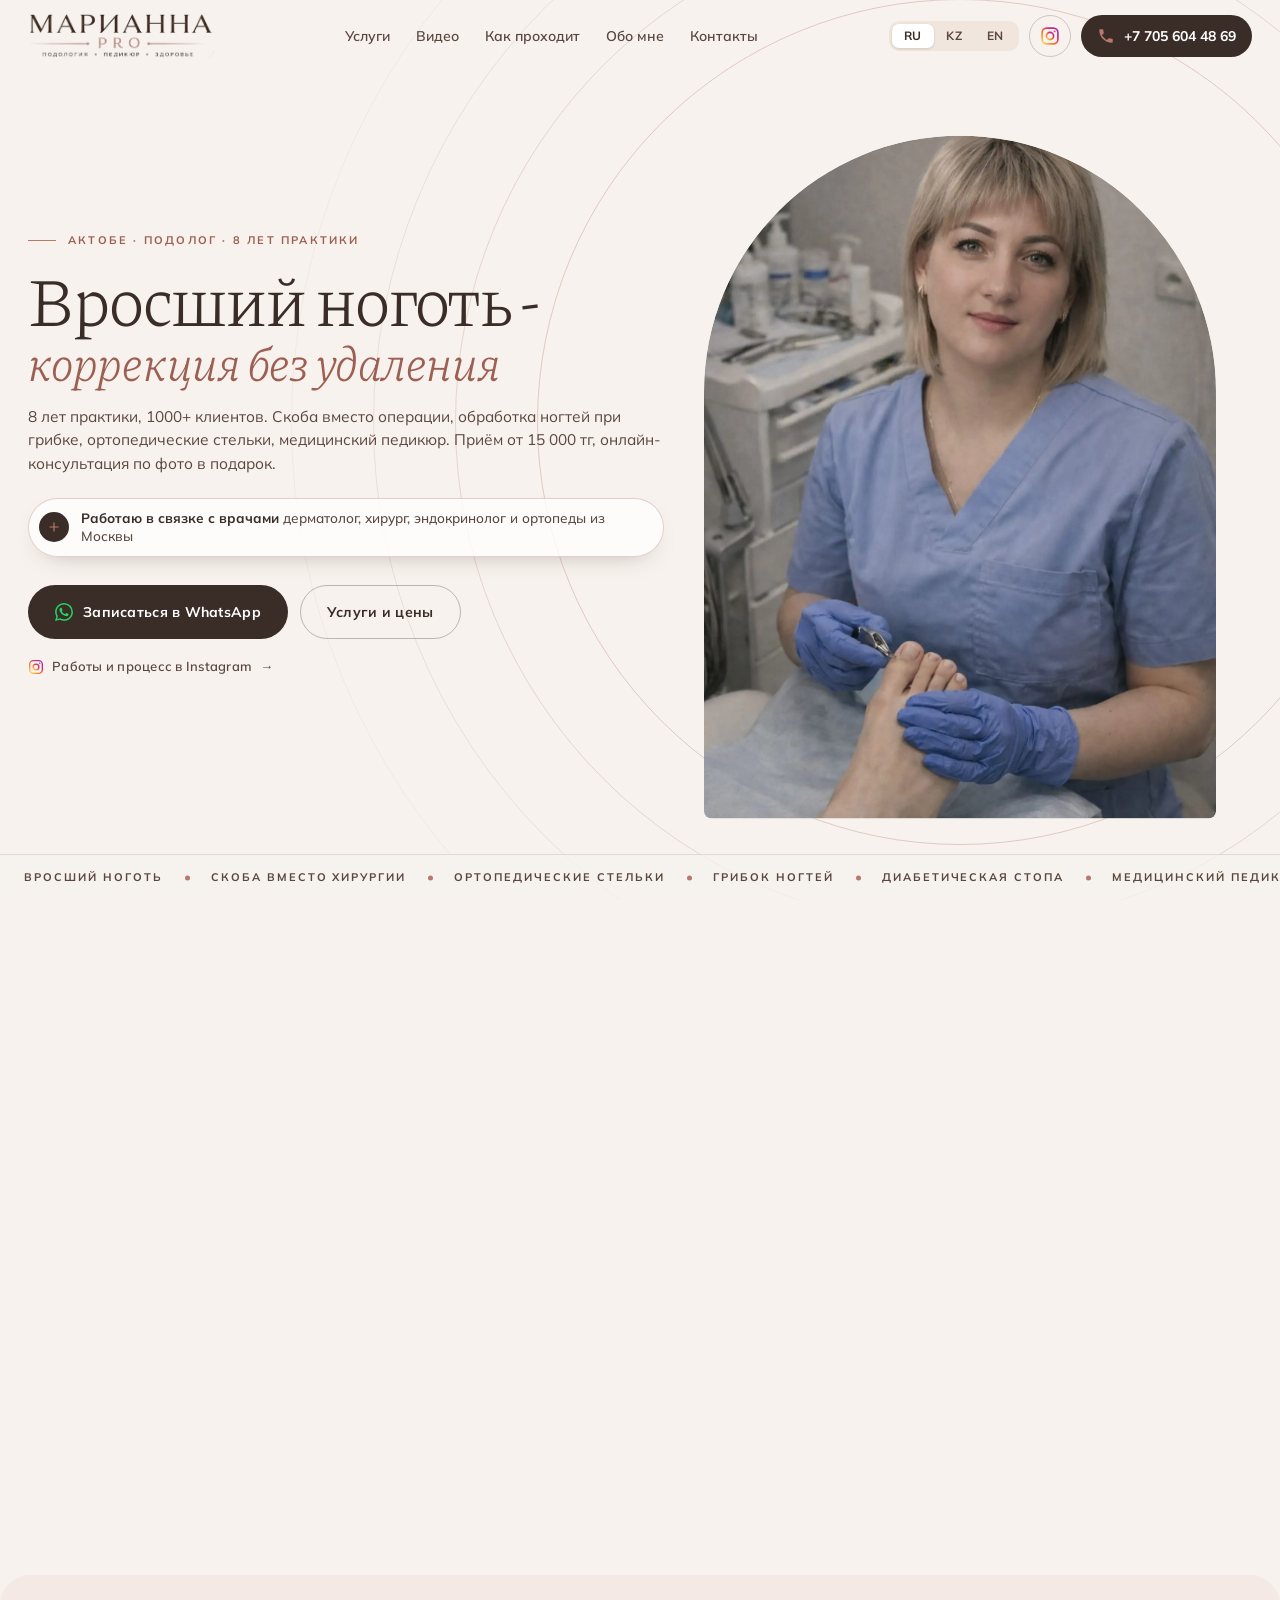
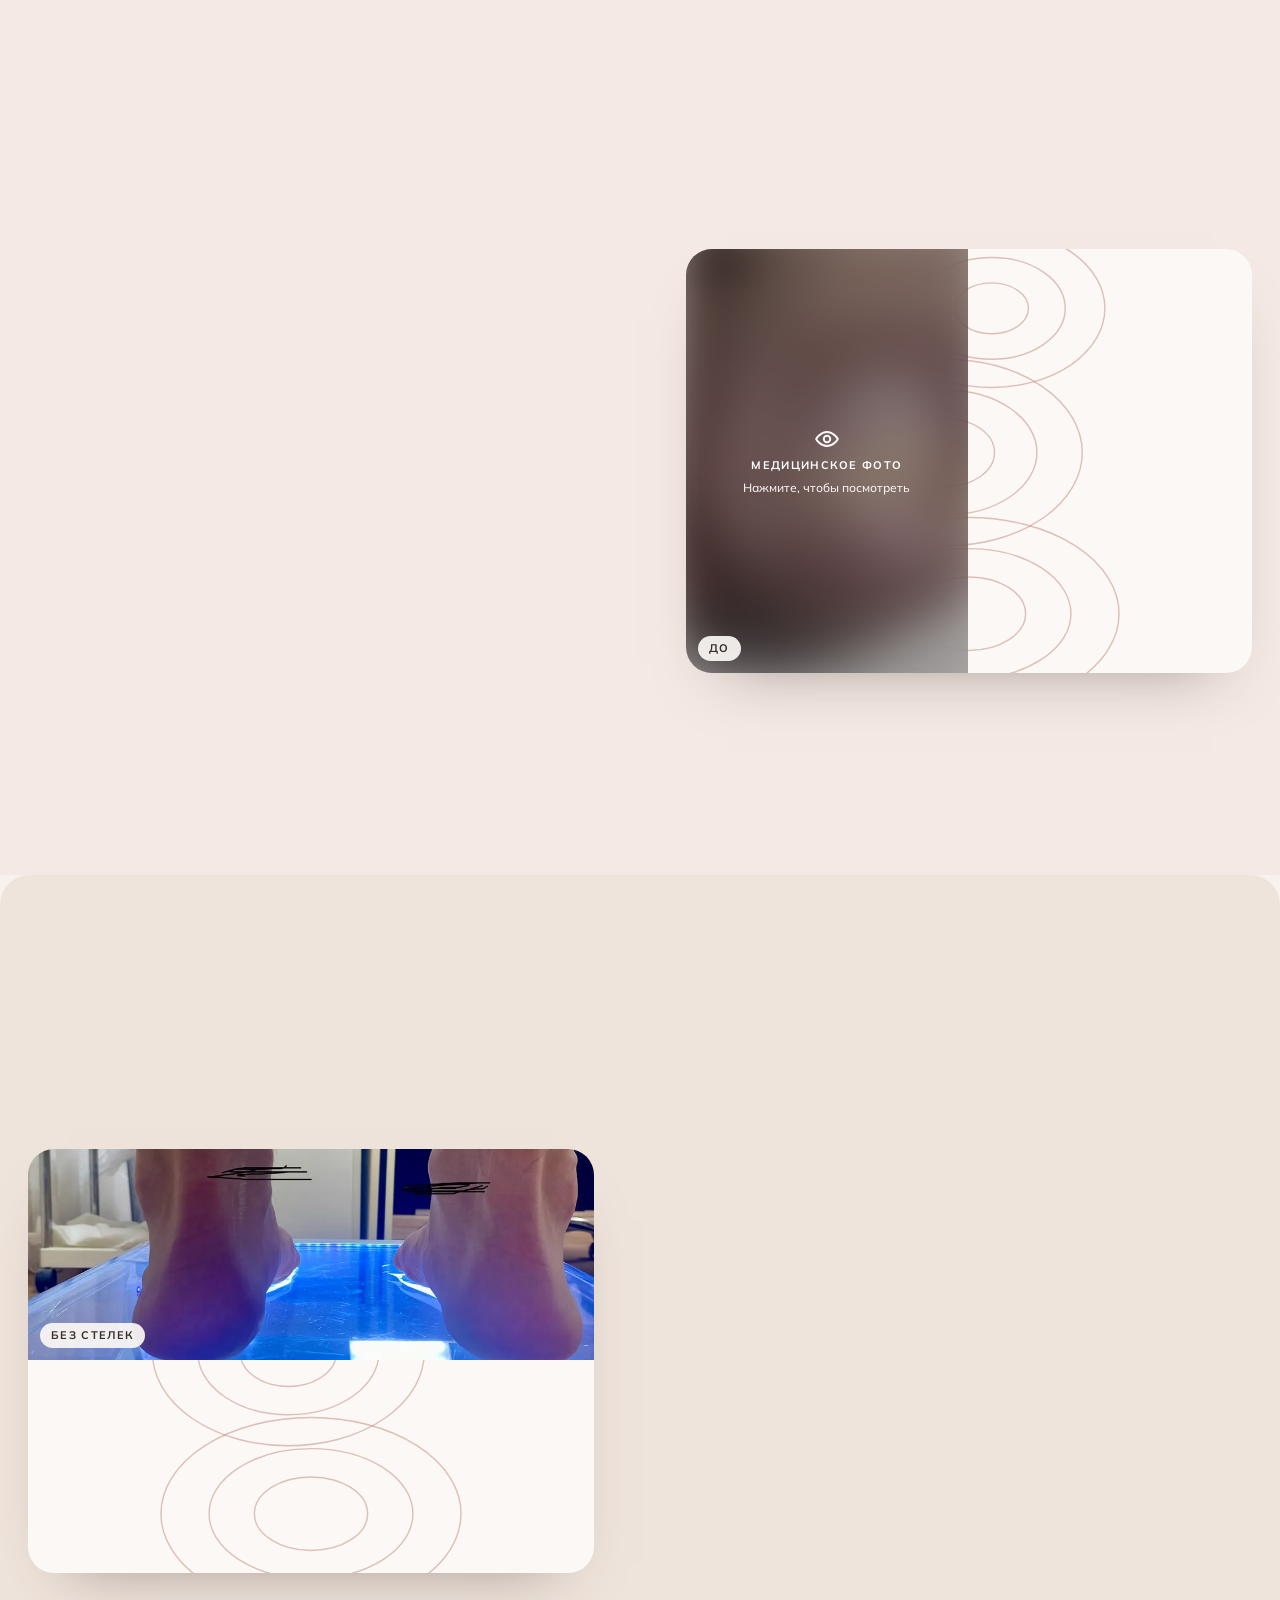
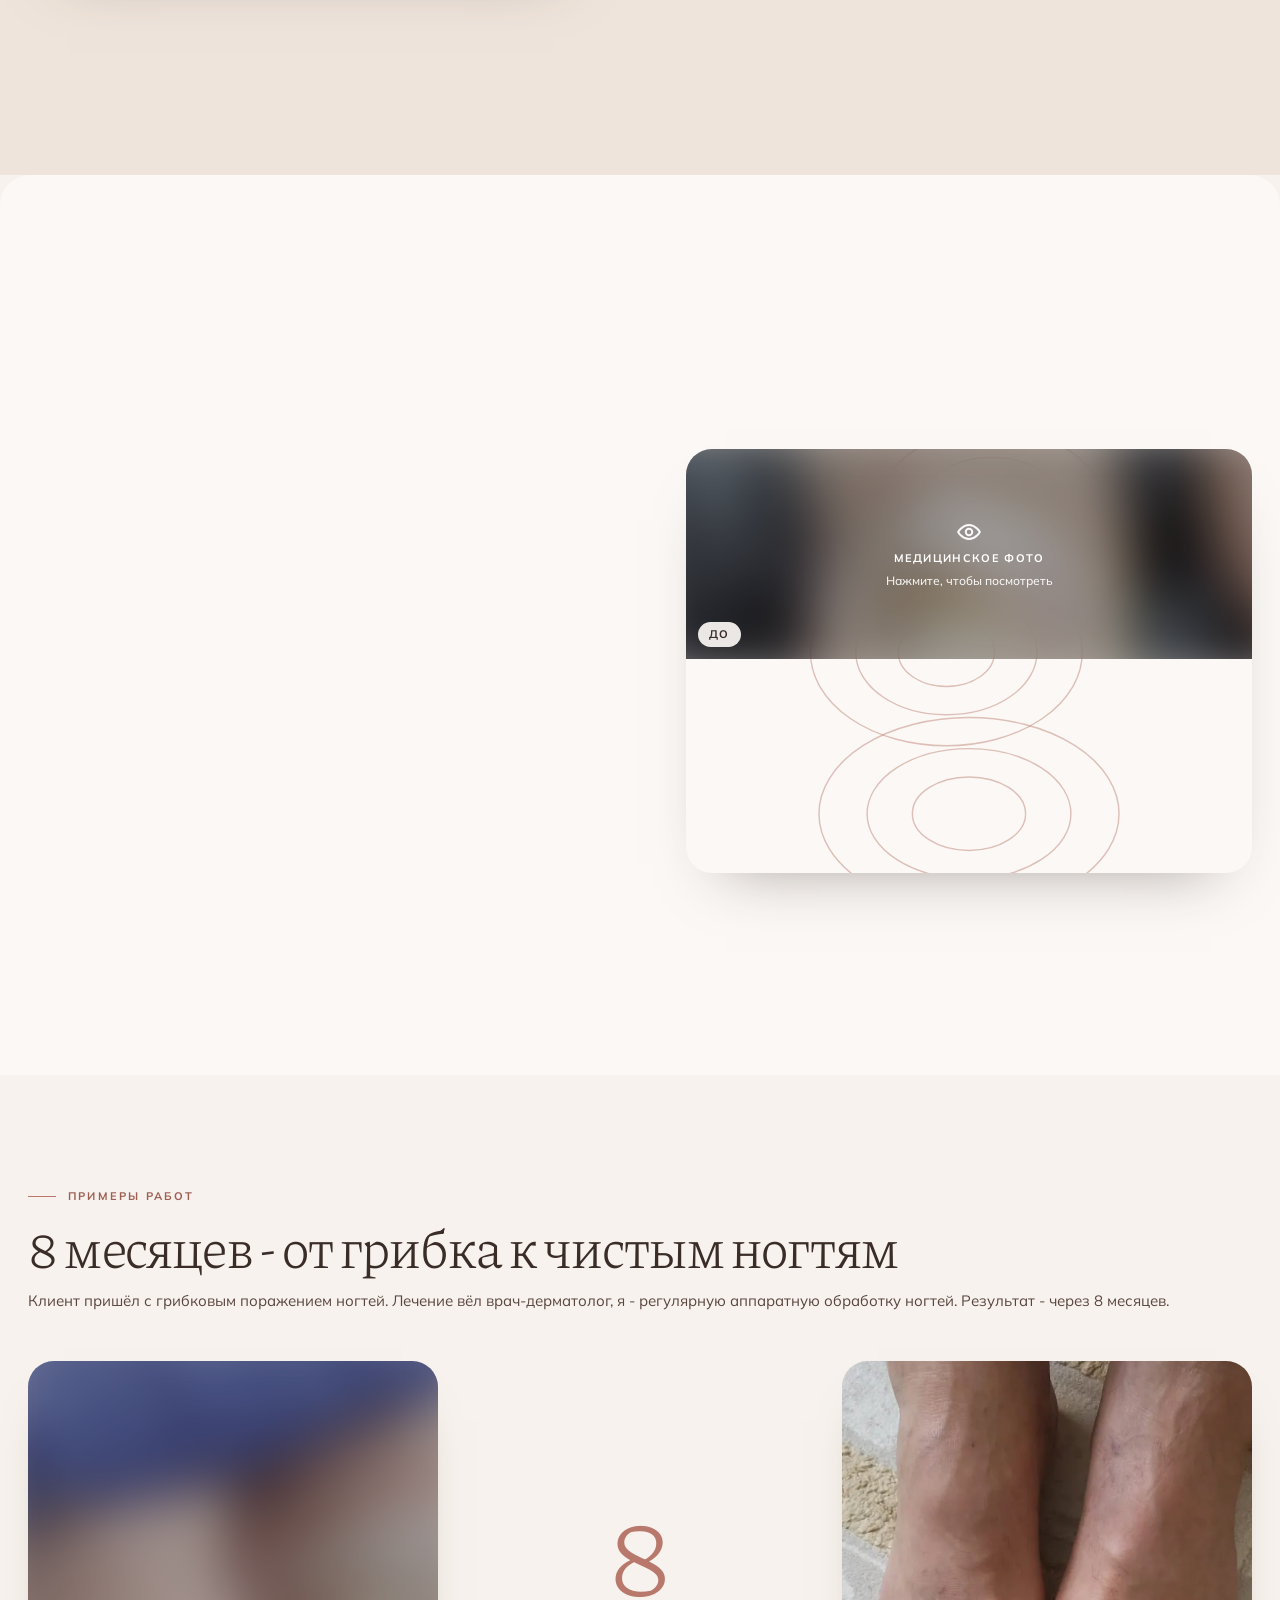
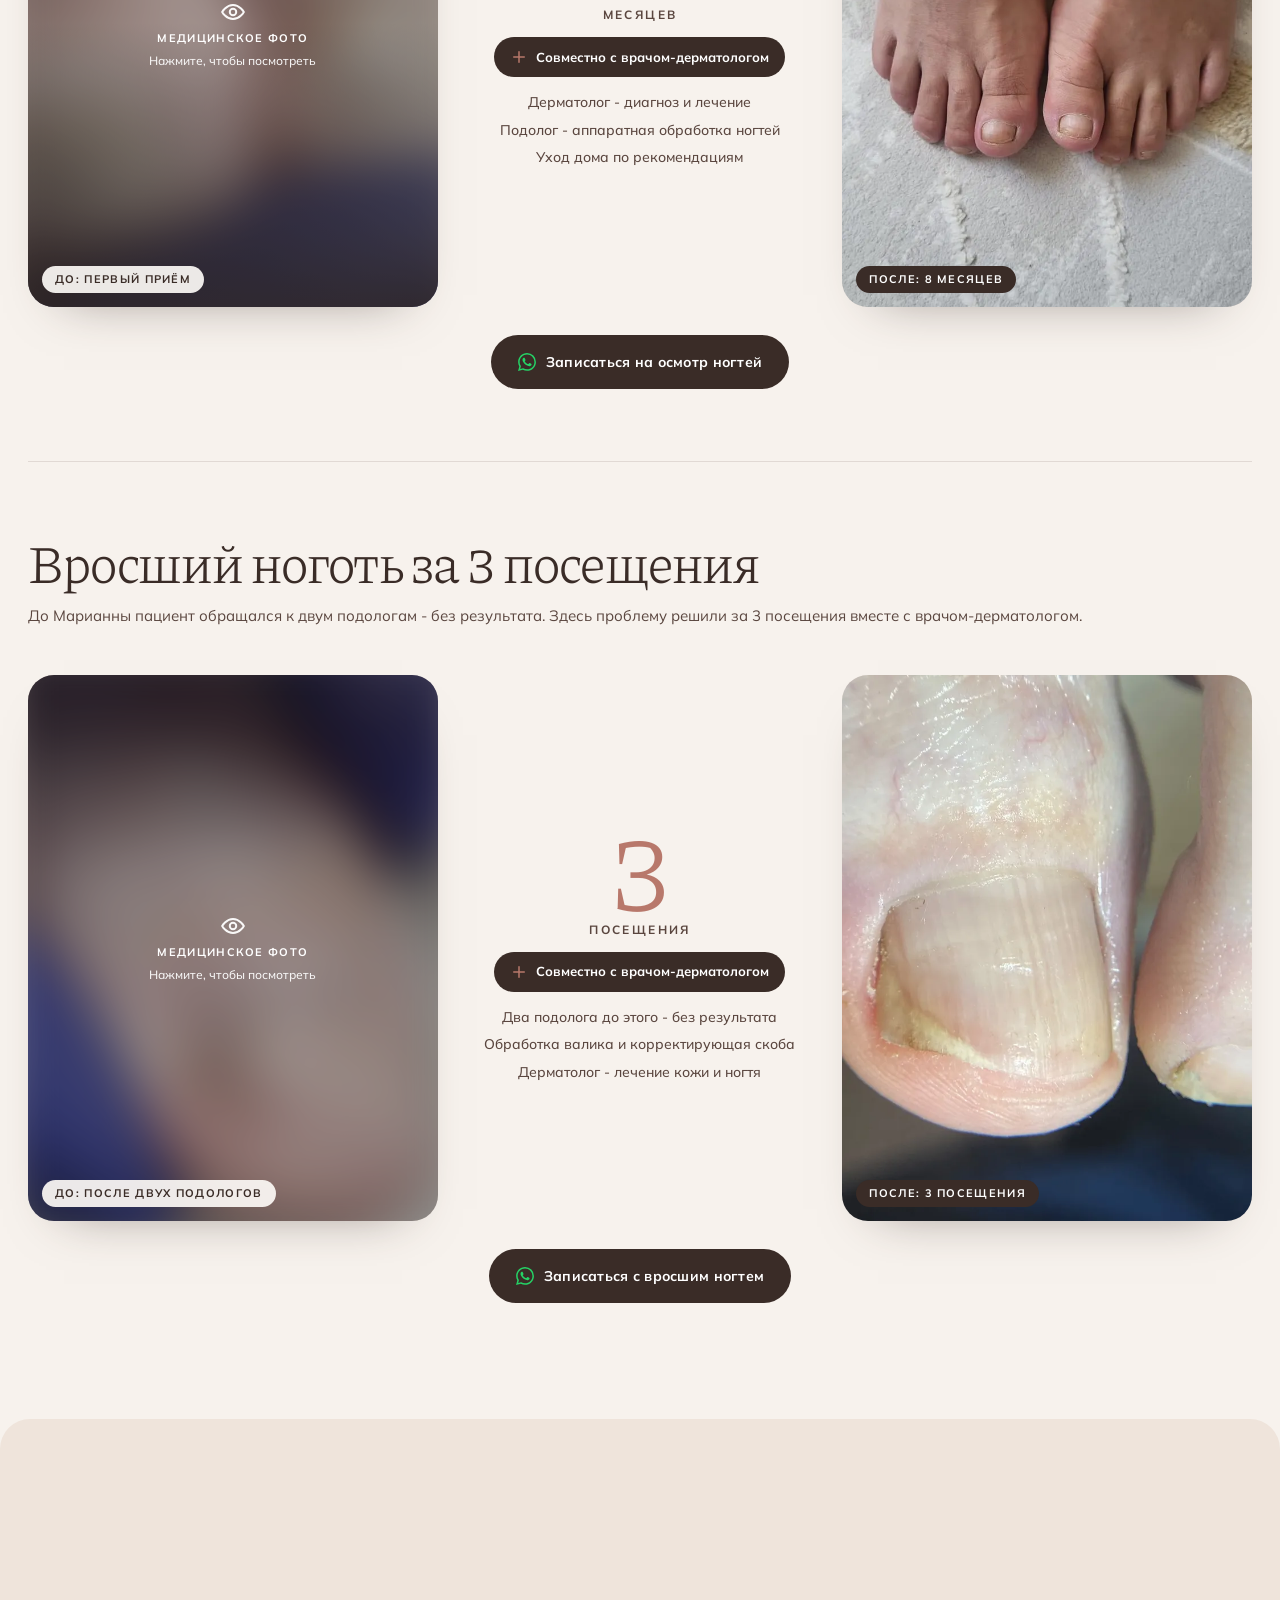
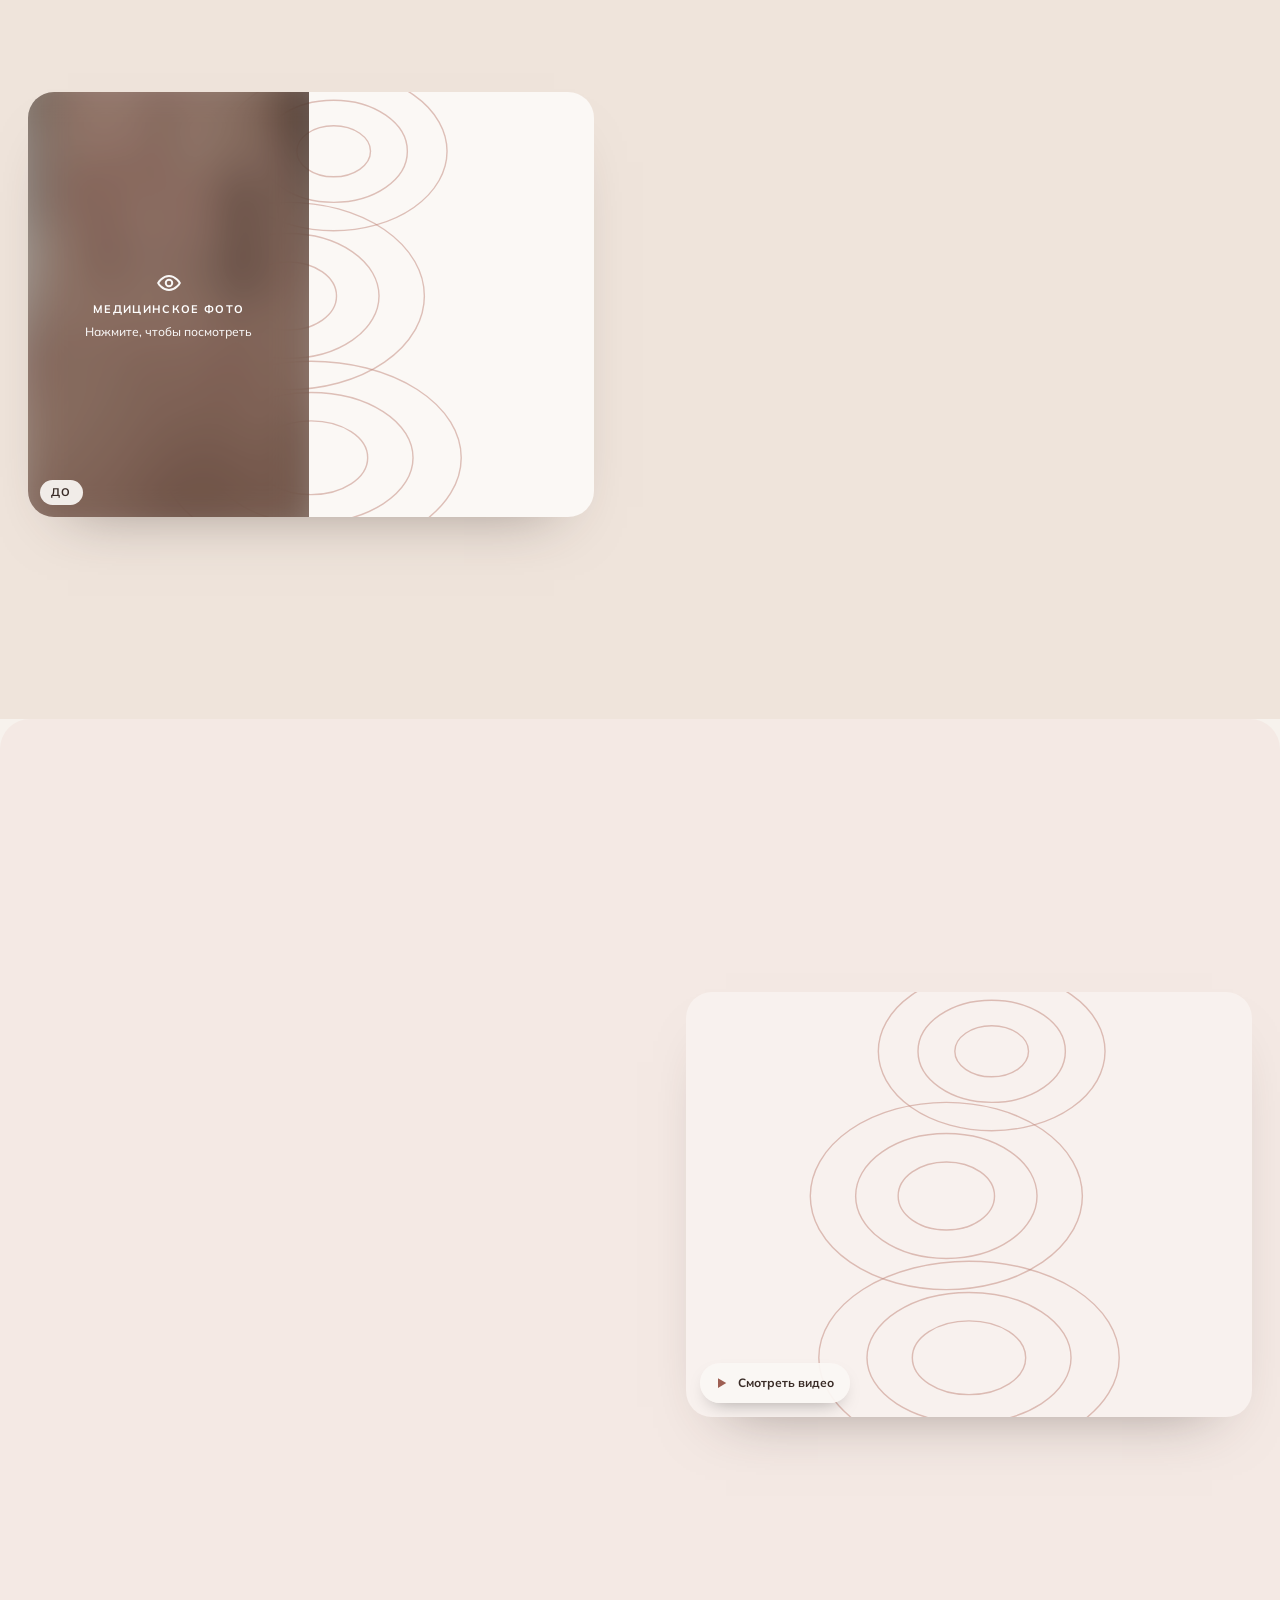
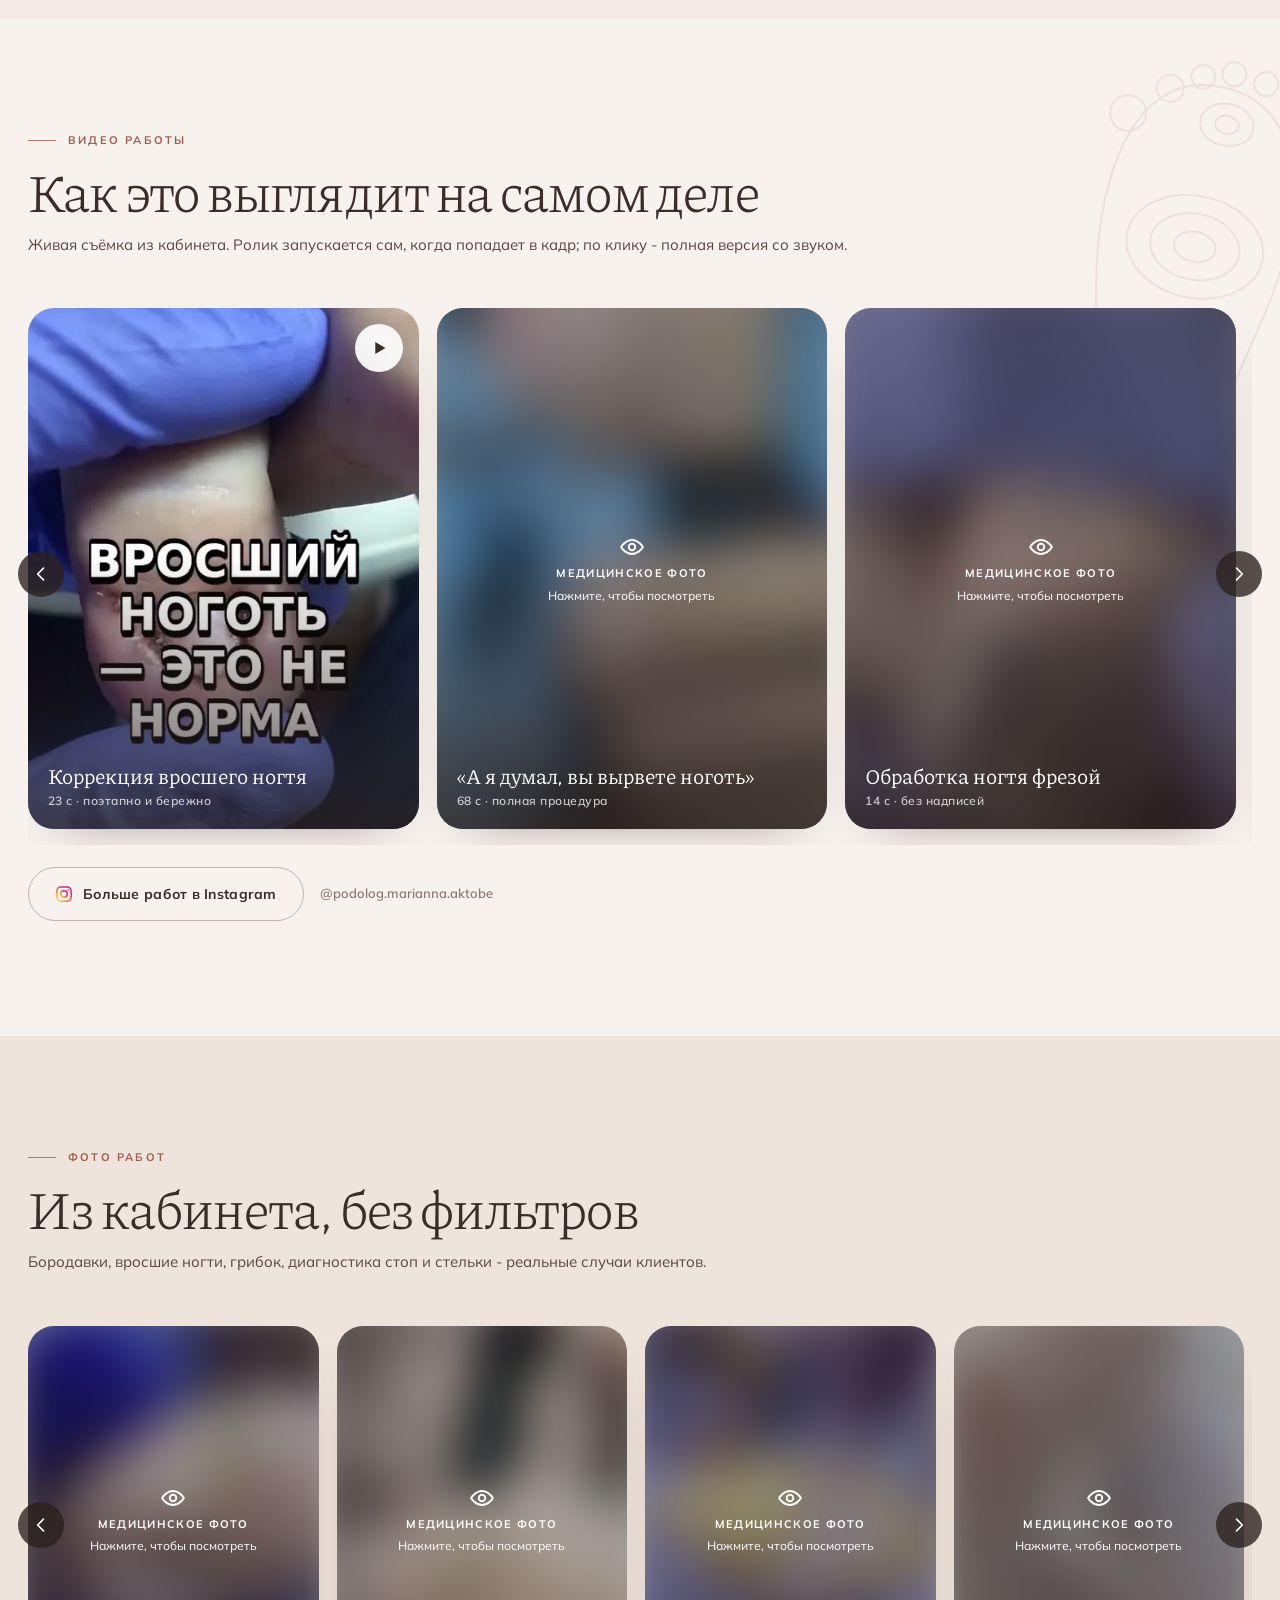
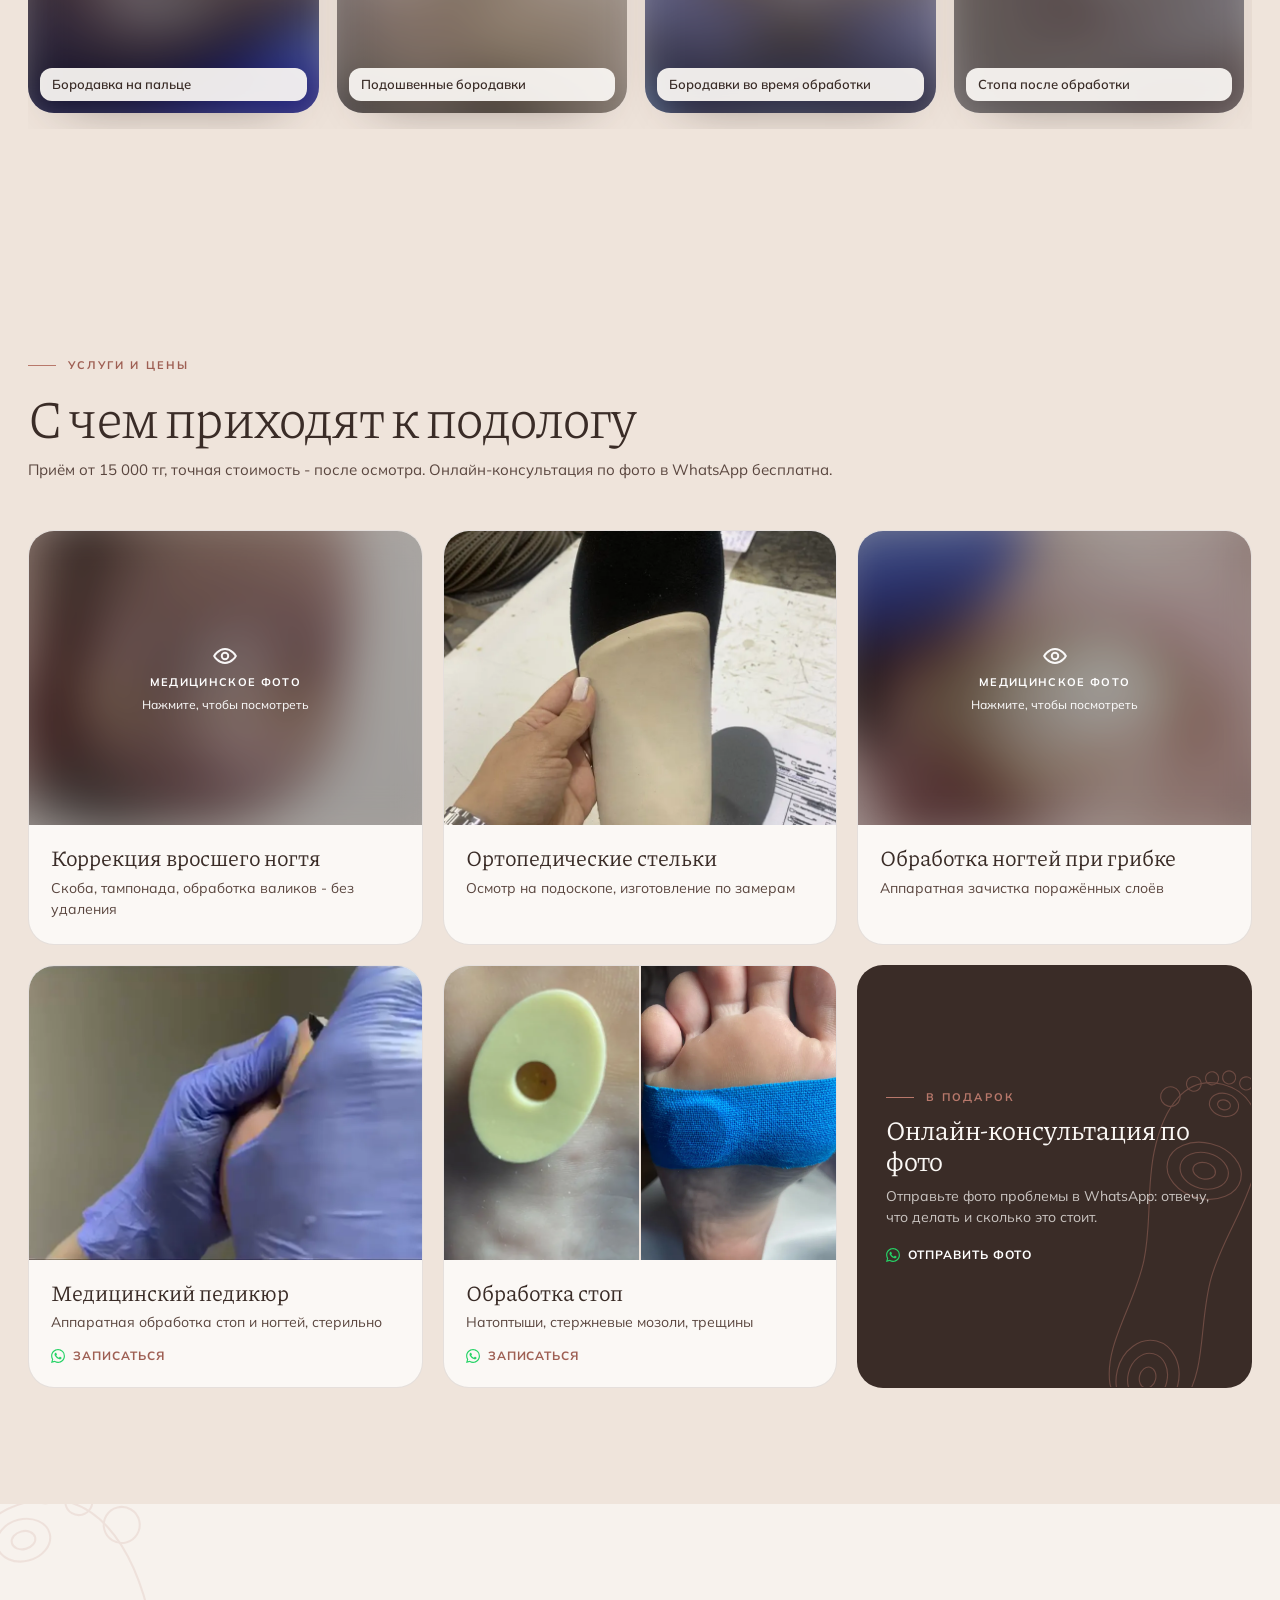
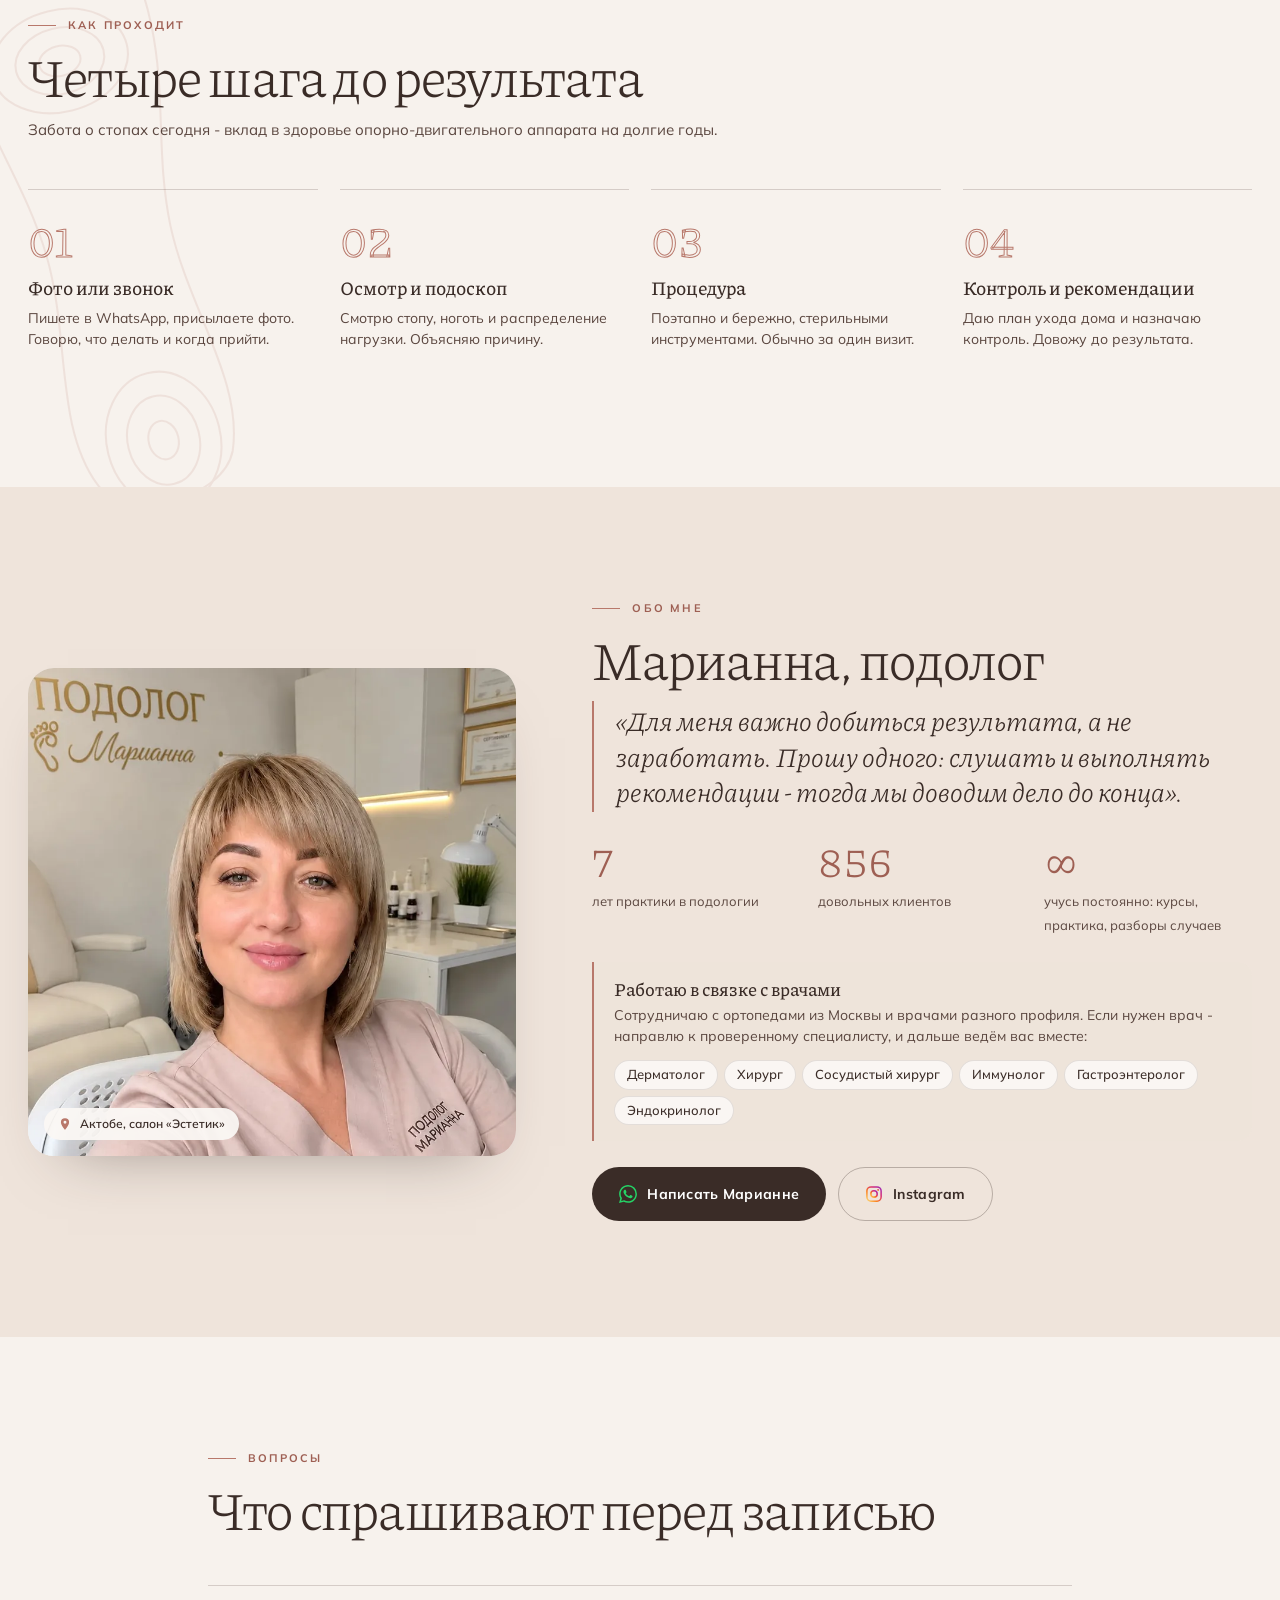
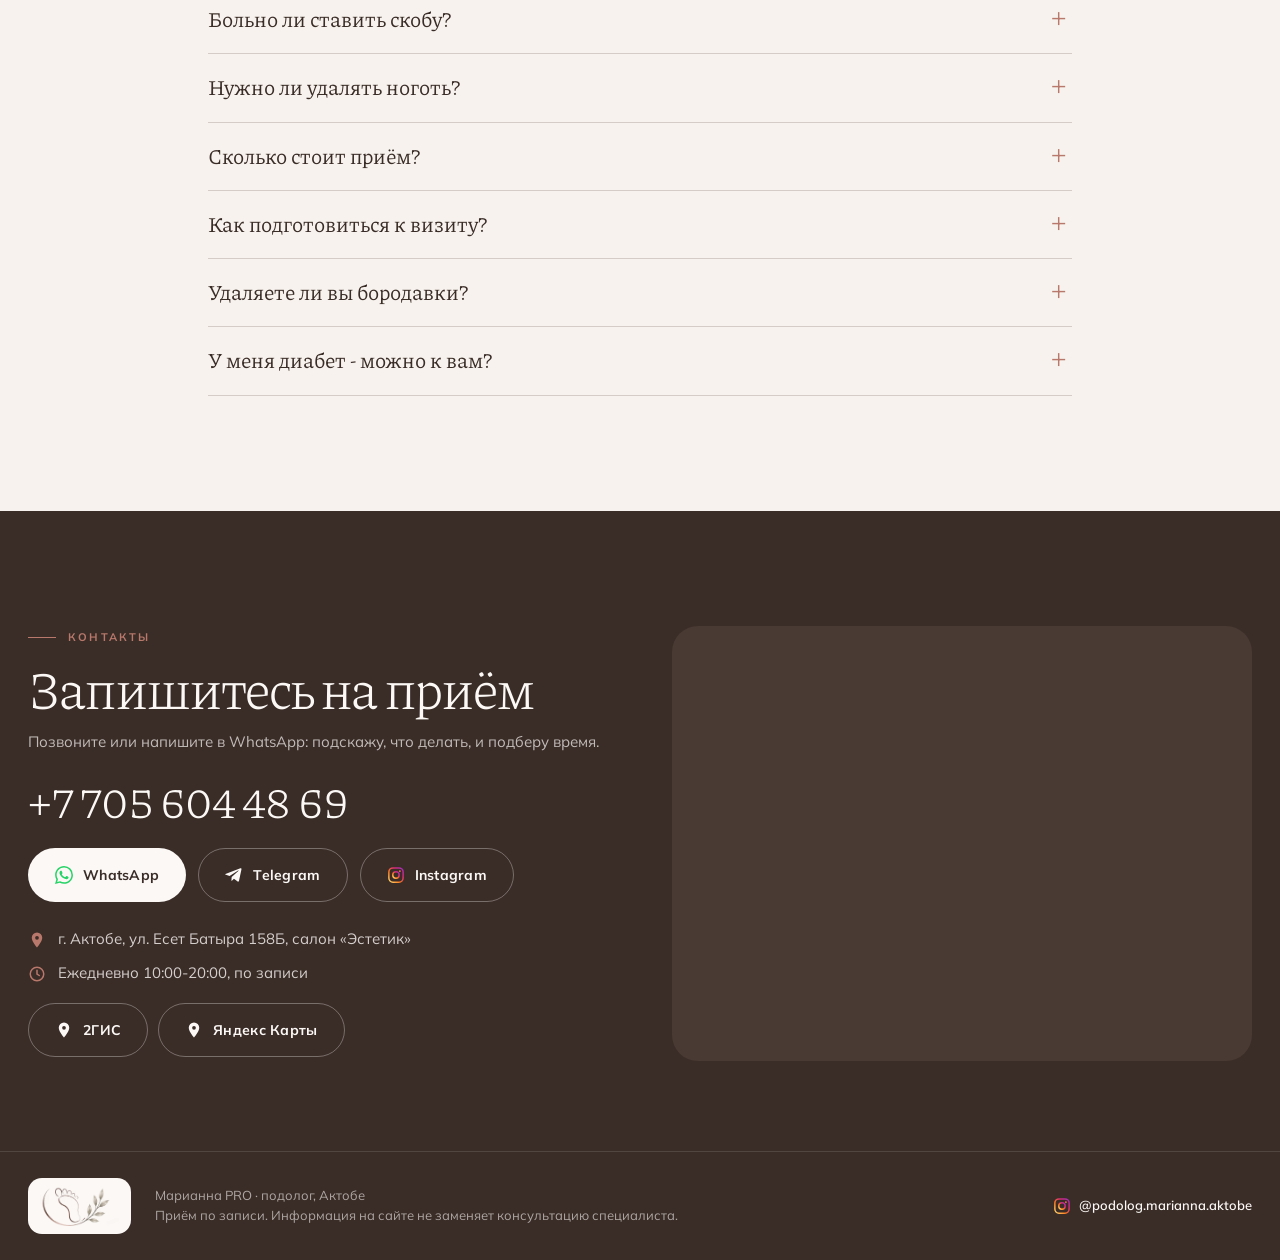
<file: index.html>
<!DOCTYPE html>
<html lang="ru">
<head>
<meta charset="utf-8">
<meta name="viewport" content="width=device-width, initial-scale=1, viewport-fit=cover">
<title data-i-t="m.title">Подолог в Актобе - Марианна PRO: вросший ноготь, грибок ногтей, ортопедические стельки</title>
<meta name="description" data-i-c="m.desc" content="Подолог Марианна, Актобе: коррекция вросшего ногтя скобой без удаления, обработка ногтей при грибке, ортопедические стельки, медицинский педикюр, натоптыши и стержневые мозоли. 8 лет практики, 1000+ клиентов. Приём от 15 000 тг, онлайн-консультация по фото в подарок.">
<meta name="theme-color" content="#F7F2ED">
<!-- Google tag (gtag.js) - конверсии Google Ads, аккаунт AW-18484539507 -->
<script async src="https://www.googletagmanager.com/gtag/js?id=AW-18484539507"></script>
<script>
  window.dataLayer = window.dataLayer || [];
  function gtag(){dataLayer.push(arguments);}
  gtag('js', new Date());
  gtag('config', 'AW-18484539507');
  /* цели вешает script.js на клики: phone - tel:, contact - WhatsApp и Telegram */
  window.MP_CONV = {
    phone: 'AW-18484539507/tFtwCOCY5osdEPPgju5E',
    contact: 'AW-18484539507/r55fCP-H6osdEPPgju5E'
  };
</script>
<link rel="canonical" href="https://mariannapro.kz/">
<meta property="og:type" content="website">
<meta property="og:locale" content="ru_RU">
<meta property="og:url" content="https://mariannapro.kz/">
<meta property="og:site_name" content="Марианна PRO">
<meta property="og:title" data-i-c="m.ogt" content="Подолог в Актобе - Марианна PRO">
<meta property="og:description" data-i-c="m.ogd" content="Вросший ноготь без удаления, обработка ногтей при грибке, ортопедические стельки, медицинский педикюр. 8 лет практики. Онлайн-консультация по фото в подарок.">
<meta property="og:image" content="https://mariannapro.kz/assets/og-image.jpg">
<meta property="og:image:width" content="1200">
<meta property="og:image:height" content="630">
<meta name="twitter:card" content="summary_large_image">
<meta name="twitter:title" data-i-c="m.ogt" content="Подолог в Актобе - Марианна PRO">
<meta name="twitter:description" data-i-c="m.ogd" content="Вросший ноготь без удаления, обработка ногтей при грибке, ортопедические стельки, медицинский педикюр. 8 лет практики. Онлайн-консультация по фото в подарок.">
<meta name="twitter:image" content="https://mariannapro.kz/assets/og-image.jpg">
<link rel="icon" href="favicon.ico" sizes="any">
<link rel="icon" type="image/png" sizes="32x32" href="assets/icon-32.png">
<link rel="icon" type="image/png" sizes="16x16" href="assets/icon-16.png">
<link rel="apple-touch-icon" href="assets/apple-touch-icon.png">
<link rel="preconnect" href="https://fonts.googleapis.com">
<link rel="preconnect" href="https://fonts.gstatic.com" crossorigin>
<link rel="preload" as="image" href="assets/hero.webp" fetchpriority="high">
<link href="https://fonts.googleapis.com/css2?family=Piazzolla:ital,wght@0,300;0,400;0,500;1,300;1,400&family=Mulish:wght@400;500;600;700&display=swap" rel="stylesheet">
<link rel="stylesheet" href="styles.css?v=20260930-1">
<script type="application/ld+json">
{
  "@context": "https://schema.org",
  "@type": "MedicalBusiness",
  "name": "Марианна PRO - подолог в Актобе",
  "logo": "https://mariannapro.kz/assets/logo.webp",
  "url": "https://mariannapro.kz/",
  "image": "https://mariannapro.kz/assets/og-image.jpg",
    "description": "Подолог в Актобе: коррекция вросшего ногтя без удаления, обработка ногтей при грибке, ортопедические стельки, медицинский педикюр, обработка стоп.",
  "telephone": "+77056044869",
  "priceRange": "от 15 000 тг",
  "address": {
    "@type": "PostalAddress",
    "streetAddress": "ул. Есет Батыра 158Б, салон «Эстетик»",
    "addressLocality": "Актобе",
    "addressCountry": "KZ"
  },
  "areaServed": {"@type": "City", "name": "Актобе"},
  "openingHoursSpecification": {
    "@type": "OpeningHoursSpecification",
    "dayOfWeek": ["Monday", "Tuesday", "Wednesday", "Thursday", "Friday", "Saturday", "Sunday"],
    "opens": "10:00",
    "closes": "20:00"
  },
  "hasMap": "https://2gis.kz/aktobe/geo/70000001032155091",
  "sameAs": ["https://www.instagram.com/podolog.marianna.aktobe/", "https://t.me/Mariannakovalenko1986"]
}
</script>
<script src="https://lead-bot.sultan-askarov-kz.workers.dev/t.js" data-site="mariannapro" defer></script>
</head>
<body>

<svg width="0" height="0" style="position:absolute" aria-hidden="true">
  <defs>
    <linearGradient id="ig-grad" x1="0" y1="1" x2="1" y2="0">
      <stop offset="0" stop-color="#FEDA75"/><stop offset=".35" stop-color="#FA7E1E"/><stop offset=".7" stop-color="#D62976"/><stop offset="1" stop-color="#962FBF"/>
    </linearGradient>
  </defs>
  <symbol id="ic-wa" viewBox="0 0 24 24"><path fill="currentColor" d="M17.472 14.382c-.297-.149-1.758-.867-2.03-.967-.273-.099-.471-.148-.67.15-.197.297-.767.966-.94 1.164-.173.199-.347.223-.644.075-.297-.15-1.255-.463-2.39-1.475-.883-.788-1.48-1.761-1.653-2.059-.173-.297-.018-.458.13-.606.134-.133.298-.347.446-.52.149-.174.198-.298.298-.497.099-.198.05-.371-.025-.52-.075-.149-.669-1.612-.916-2.207-.242-.579-.487-.5-.669-.51-.173-.008-.371-.01-.57-.01-.198 0-.52.074-.792.372-.272.297-1.04 1.016-1.04 2.479 0 1.462 1.065 2.875 1.213 3.074.149.198 2.096 3.2 5.077 4.487.709.306 1.262.489 1.694.625.712.227 1.36.195 1.871.118.571-.085 1.758-.719 2.006-1.413.248-.694.248-1.289.173-1.413-.074-.124-.272-.198-.57-.347m-5.421 7.403h-.004a9.87 9.87 0 0 1-5.031-1.378l-.361-.214-3.741.982.998-3.648-.235-.374a9.86 9.86 0 0 1-1.51-5.26c.001-5.45 4.436-9.884 9.888-9.884 2.64 0 5.122 1.03 6.988 2.898a9.825 9.825 0 0 1 2.893 6.994c-.003 5.45-4.437 9.884-9.885 9.884m8.413-18.297A11.815 11.815 0 0 0 12.05 0C5.495 0 .16 5.335.157 11.892c0 2.096.547 4.142 1.588 5.945L.057 24l6.305-1.654a11.882 11.882 0 0 0 5.683 1.448h.005c6.554 0 11.89-5.335 11.893-11.893a11.821 11.821 0 0 0-3.48-8.413Z"/></symbol>
  <symbol id="ic-ig" viewBox="0 0 24 24"><rect x="2.5" y="2.5" width="19" height="19" rx="5.5" fill="none" stroke="url(#ig-grad)" stroke-width="2"/><circle cx="12" cy="12" r="4.3" fill="none" stroke="url(#ig-grad)" stroke-width="2"/><circle cx="17.4" cy="6.6" r="1.3" fill="url(#ig-grad)"/></symbol>
  <symbol id="ic-tel" viewBox="0 0 24 24"><path fill="currentColor" d="M6.6 10.8c1.4 2.8 3.8 5.1 6.6 6.6l2.2-2.2c.3-.3.7-.4 1-.2 1.1.4 2.3.6 3.6.6.6 0 1 .4 1 1V20c0 .6-.4 1-1 1C10.6 21 3 13.4 3 4c0-.6.4-1 1-1h3.5c.6 0 1 .4 1 1 0 1.3.2 2.5.6 3.6.1.3 0 .7-.2 1L6.6 10.8z"/></symbol>
  <symbol id="ic-tg" viewBox="0 0 24 24"><path fill="currentColor" d="M21.9 4.6 18.7 19.8c-.2 1-.9 1.3-1.8.8l-5-3.7-2.4 2.3c-.3.3-.5.5-1 .5l.4-5.1 9.2-8.3c.4-.4-.1-.6-.6-.2L6.1 13.3 1.2 11.8c-1.1-.3-1.1-1.1.2-1.6L20.5 3c.9-.3 1.7.2 1.4 1.6z"/></symbol>
  <symbol id="ic-play" viewBox="0 0 24 24"><path fill="currentColor" d="M8 5.5v13l11-6.5z"/></symbol>
  <symbol id="ic-plus" viewBox="0 0 24 24"><path fill="none" stroke="currentColor" stroke-width="2" stroke-linecap="round" d="M12 5v14M5 12h14"/></symbol>
  <symbol id="ic-x" viewBox="0 0 24 24"><path fill="none" stroke="currentColor" stroke-width="2" stroke-linecap="round" d="M6 6l12 12M18 6 6 18"/></symbol>
  <symbol id="ic-chev" viewBox="0 0 24 24"><path fill="none" stroke="currentColor" stroke-width="2" stroke-linecap="round" stroke-linejoin="round" d="m9 5 7 7-7 7"/></symbol>
  <symbol id="ic-pin" viewBox="0 0 24 24"><path fill="currentColor" d="M12 2a7 7 0 0 0-7 7c0 5.2 7 13 7 13s7-7.8 7-13a7 7 0 0 0-7-7zm0 9.5A2.5 2.5 0 1 1 12 6.5a2.5 2.5 0 0 1 0 5z"/></symbol>
  <symbol id="ic-clock" viewBox="0 0 24 24"><path fill="none" stroke="currentColor" stroke-width="2" stroke-linecap="round" d="M12 7v5l3 2"/><circle cx="12" cy="12" r="9" fill="none" stroke="currentColor" stroke-width="2"/></symbol>
  <!-- плантограмма: контур стопы и изолинии давления - тихий фон секций -->
  <symbol id="sole" viewBox="0 0 220 470">
    <g fill="none" stroke="currentColor" stroke-width="1.4">
      <path d="M104 22c46 0 66 44 64 100-2 48-18 84-20 132-2 56 22 112 4 156-13 30-79 30-93 0-18-44 6-100 4-156-2-48-18-84-20-132C41 66 58 22 104 22z"/>
      <circle cx="46" cy="52" r="12"/><circle cx="70" cy="30" r="9"/><circle cx="90" cy="18" r="8"/><circle cx="110" cy="12" r="8"/><circle cx="132" cy="14" r="8"/>
      <ellipse cx="108" cy="130" rx="46" ry="34"/><ellipse cx="108" cy="130" rx="30" ry="22"/><ellipse cx="108" cy="130" rx="14" ry="10"/>
      <ellipse cx="102" cy="392" rx="38" ry="46"/><ellipse cx="102" cy="392" rx="24" ry="30"/><ellipse cx="102" cy="392" rx="10" ry="13"/>
      <ellipse cx="112" cy="46" rx="18" ry="14"/><ellipse cx="112" cy="46" rx="8" ry="6"/>
    </g>
  </symbol>
</svg>

<header class="hdr" id="hdr">
  <div class="hdr-in">
    <a class="logo" href="#top" aria-label="Марианна PRO - на главную">
      <img src="assets/logo.webp" width="823" height="204" alt="Марианна PRO - подология, педикюр, здоровье">
    </a>
    <nav class="nav" aria-label="Разделы">
      <a href="#uslugi" data-i="nav.uslugi">Услуги</a>
      <a href="#video" data-i="nav.video">Видео</a>
      <a href="#kak" data-i="nav.kak">Как проходит</a>
      <a href="#obo-mne" data-i="nav.obo">Обо мне</a>
      <a href="#kontakty" data-i="nav.kont">Контакты</a>
    </nav>
    <div class="hdr-right">
      <div class="lang" role="group" aria-label="Язык сайта">
        <button type="button" data-lang="ru" class="is-active" aria-pressed="true" lang="ru">RU</button>
        <button type="button" data-lang="kk" aria-pressed="false">KZ</button>
        <button type="button" data-lang="en" aria-pressed="false">EN</button>
      </div>
      <a class="ig-round" href="https://www.instagram.com/podolog.marianna.aktobe/" target="_blank" rel="noopener" aria-label="Instagram"><svg width="20" height="20"><use href="#ic-ig"/></svg></a>
      <a class="call" href="tel:+77056044869"><svg width="18" height="18"><use href="#ic-tel"/></svg><span>+7 705 604 48 69</span></a>
      <button class="burger" id="burger" type="button" aria-label="Меню" aria-expanded="false" aria-controls="mnav"><span></span><span></span><span></span></button>
    </div>
  </div>
</header>

<div class="mnav" id="mnav">
  <nav class="mnav-links" aria-label="Меню">
    <a href="#vrosshiy" data-i="mn.vrosshiy">Вросший ноготь</a>
    <a href="#stelki" data-i="mn.stelki">Ортопедические стельки</a>
    <a href="#gribok" data-i="mn.gribok">Обработка при грибке</a>
    <a href="#primer" data-i="mn.primer">Примеры работ</a>
    <a href="#borodavki" data-i="mn.bor">Бородавки</a>
    <a href="#diabet" data-i="mn.diabet">Диабетическая стопа</a>
    <a href="#raboty" data-i="mn.raboty">Фото работ</a>
    <a href="#uslugi" data-i="mn.uslugi">Все услуги и цены</a>
    <a href="#video" data-i="nav.video">Видео</a>
    <a href="#kak" data-i="nav.kak">Как проходит</a>
    <a href="#obo-mne" data-i="nav.obo">Обо мне</a>
    <a href="#kontakty" data-i="nav.kont">Контакты</a>
  </nav>
  <div class="mnav-foot">
    <a class="btn solid" href="tel:+77056044869"><svg width="18" height="18"><use href="#ic-tel"/></svg><span>+7 705 604 48 69</span></a>
    <a class="btn wa" href="https://wa.me/77056044869" data-wa="hero" target="_blank" rel="noopener"><svg width="18" height="18"><use href="#ic-wa"/></svg><span>WhatsApp</span></a>
    <a class="btn ghost" href="https://www.instagram.com/podolog.marianna.aktobe/" target="_blank" rel="noopener"><svg width="18" height="18"><use href="#ic-ig"/></svg><span>Instagram</span></a>
  </div>
</div>

<main>

<!-- ГЕРОЙ: фото в арке, изолинии отпечатка фоном вокруг -->
<div class="pw hero-pw" id="top">
  <section class="plate hero" id="hero">
    <div class="hero-ph"><img src="assets/hero.webp" width="1365" height="1820" alt="Подолог Марианна за работой в кабинете, Актобе" fetchpriority="high" decoding="async"></div>
    <div class="iso" id="iso" aria-hidden="true"></div>
    <div class="hero-veil" aria-hidden="true"></div>
    <div class="wrap hero-in txt">
      <p class="kicker" data-i="h.kicker">Актобе · подолог · 8 лет практики</p>
      <h1 class="h1"><span class="big fit" data-i="h.t1">Вросший ноготь -</span><span class="sub" data-i="h.t2">коррекция без удаления</span></h1>
      <p class="lead" data-i="h.lead">8 лет практики, 1000+ клиентов. Скоба вместо операции, обработка ногтей при грибке, ортопедические стельки, медицинский педикюр. Приём от 15 000 тг, онлайн-консультация по фото в подарок.</p>
      <p class="hero-docs"><span class="hd-ic"><svg width="14" height="14"><use href="#ic-plus"/></svg></span><span><b data-i="h.docs1">Работаю в связке с врачами</b> <span data-i="h.docs2">дерматолог, хирург, эндокринолог и ортопеды из Москвы</span></span></p>
      <div class="btns">
        <a class="btn wa" href="https://wa.me/77056044869" data-wa="hero" target="_blank" rel="noopener"><svg width="18" height="18"><use href="#ic-wa"/></svg><span data-i="h.b1">Записаться в WhatsApp</span></a>
        <a class="btn ghost" href="#uslugi"><span data-i="h.b2">Услуги и цены</span></a>
      </div>
      <a class="iglink" href="https://www.instagram.com/podolog.marianna.aktobe/" target="_blank" rel="noopener"><svg width="16" height="16"><use href="#ic-ig"/></svg><span data-i="h.ig">Работы и процесс в Instagram</span><i>→</i></a>
    </div>
    <div class="marq" aria-hidden="true"><div class="ticker" id="mq"></div></div>
  </section>
</div>

<!-- ПЛИТА 1: вросший ноготь -->
<div class="pw" id="vrosshiy">
  <section class="plate svc t-rose">
    <div class="wrap svc-in">
      <div class="txt">
        <p class="kicker" data-i="s1.k">Коррекция вросшего ногтя</p>
        <h2 class="h2" data-i="s1.t">Скоба вместо хирургии</h2>
        <p class="lead" data-i="s1.l">Снимаю боль и воспаление в первый визит, ставлю корректирующую скобу: ноготь остаётся на месте и растёт правильно.</p>
        <ul class="ticks">
          <li data-i="s1.b1">Без удаления ногтя</li>
          <li data-i="s1.b2">Контроль после процедуры</li>
          <li data-i="s1.b3">Работаю поэтапно и бережно</li>
        </ul>
        <div class="btns">
          <a class="btn wa" href="https://wa.me/77056044869" data-wa="vrosshiy" target="_blank" rel="noopener"><svg width="18" height="18"><use href="#ic-wa"/></svg><span data-i="s.book">Записаться</span></a>
          <span class="price"><b data-i="s.price">от 15 000 тг</b><small data-i="s.price2">точно - после осмотра</small></span>
        </div>
      </div>
      <div class="ph fr ba">
        <figure class="ba-i sens"><img src="assets/ba-vr-do.webp" width="600" height="900" alt="Вросший ноготь до коррекции: воспаление околоногтевого валика" loading="lazy" decoding="async"><figcaption data-i="ba.do">До</figcaption></figure>
        <figure class="ba-i ba-after"><img src="assets/ba-vr-posle.webp" width="600" height="900" alt="Тот же ноготь после коррекции скобой: ровный край, валик спокойный" loading="lazy" decoding="async"><figcaption data-i="ba.vr">После коррекции</figcaption></figure>
      </div>
    </div>
  </section>
</div>

<!-- ПЛИТА 2: ортопедические стельки -->
<div class="pw" id="stelki">
  <section class="plate svc t-sand">
    <div class="wrap svc-in flip">
      <div class="txt">
        <p class="kicker" data-i="s2.k">Ортопедические стельки</p>
        <h2 class="h2" data-i="s2.t">Стельки по вашей стопе</h2>
        <p class="lead" data-i="s2.l">Лишний вес, беременность, деформации стоп и даже вросшие ногти меняют нагрузку при ходьбе. Ортопедическая стелька её корректирует и поддерживает стопу.</p>
        <ul class="ticks">
          <li data-i="s2.b1">Диагностика на подоскопе</li>
          <li data-i="s2.b2">Индивидуальные стельки вместе с ортопедами из Москвы</li>
          <li data-i="s2.b3">При плоскостопии и вальгусе</li>
        </ul>
        <div class="btns">
          <a class="btn wa" href="https://wa.me/77056044869" data-wa="stelki" target="_blank" rel="noopener"><svg width="18" height="18"><use href="#ic-wa"/></svg><span data-i="s.book">Записаться</span></a>
          <span class="price"><b data-i="s.price">от 15 000 тг</b><small data-i="s.price2">точно - после осмотра</small></span>
        </div>
      </div>
      <div class="ph fr ba bv">
        <figure class="ba-i"><img src="assets/ba-st-bez.webp" width="1000" height="425" alt="Пятки без стелек: стопа заваливается внутрь" loading="lazy" decoding="async"><figcaption data-i="ba.st1">Без стелек</figcaption></figure>
        <figure class="ba-i ba-after"><img src="assets/ba-st-v.webp" width="1000" height="425" alt="Те же пятки в ортопедических стельках: стоят ровно" loading="lazy" decoding="async"><figcaption data-i="ba.st2">В стельках</figcaption></figure>
      </div>
    </div>
  </section>
</div>

<!-- ПЛИТА 3: ногти при грибке -->
<div class="pw" id="gribok">
  <section class="plate svc t-cream">
    <div class="wrap svc-in">
      <div class="txt">
        <p class="kicker" data-i="s3.k">Ногти, поражённые грибком</p>
        <h2 class="h2" data-i="s3.t">Аппаратная зачистка ногтей</h2>
        <p class="lead" data-i="s3.l">Снимаю поражённые слои фрезой: ноготь становится тоньше и ровнее, а средства, назначенные врачом, начинают работать.</p>
        <ul class="ticks">
          <li data-i="s3.b1">Стерильные одноразовые инструменты</li>
          <li data-i="s3.b2">Бережно, без повреждения кожи</li>
          <li data-i="s3.b3">Рекомендации по уходу дома</li>
        </ul>
        <div class="btns">
          <a class="btn wa" href="https://wa.me/77056044869" data-wa="gribok" target="_blank" rel="noopener"><svg width="18" height="18"><use href="#ic-wa"/></svg><span data-i="s.book">Записаться</span></a>
          <span class="price"><b data-i="s.price">от 15 000 тг</b><small data-i="s.price2">точно - после осмотра</small></span>
        </div>
      </div>
      <div class="ph fr ba bv">
        <figure class="ba-i sens"><img src="assets/bh-gr-do.webp" width="1000" height="375" alt="Ноготь, поражённый грибком, до обработки" loading="lazy" decoding="async"><figcaption data-i="ba.do">До</figcaption></figure>
        <figure class="ba-i ba-after"><img src="assets/bh-gr-posle.webp" width="1000" height="375" alt="Тот же ноготь после обработки: чистый и ровный" loading="lazy" decoding="async"><figcaption data-i="ba.posle">После</figcaption></figure>
      </div>
    </div>
  </section>
</div>

<!-- ПРИМЕР РАБОТЫ: грибок, 8 месяцев с дерматологом -->
<section class="sec case" id="primer">
  <div class="wrap">
    <div class="head rv">
      <p class="kicker" data-i="pr.k">Примеры работ</p>
      <h2 class="h2" data-i="pr.t">8 месяцев - от грибка к чистым ногтям</h2>
      <p class="lead" data-i="pr.l">Клиент пришёл с грибковым поражением ногтей. Лечение вёл врач-дерматолог, я - регулярную аппаратную обработку ногтей. Результат - через 8 месяцев.</p>
    </div>
    <div class="case-grid">
      <div class="case-col rv">
        <button class="vcard vplay case-card sens" type="button" data-video="assets/video/gribok-do-posle.mp4" data-title="pr.do">
          <img src="assets/k-gribok-do.webp" width="540" height="720" alt="Ногти, поражённые грибком, на первом приёме" loading="lazy" decoding="async">
          <video class="loop" muted playsinline loop preload="none" data-loop="assets/video/loop-gribok.mp4" aria-hidden="true"></video>
          <span class="case-tag" data-i="pr.do">До: первый приём</span>
          <span class="vplay-ic"><svg width="22" height="22"><use href="#ic-play"/></svg></span>
        </button>
      </div>
      <div class="case-mid rv">
        <span class="case-months"><b>8</b><span data-i="pr.m">месяцев</span></span>
        <span class="case-derm"><svg width="18" height="18"><use href="#ic-plus"/></svg><span data-i="pr.derm">Совместно с врачом-дерматологом</span></span>
        <ul class="case-steps">
          <li data-i="pr.s1">Дерматолог - диагноз и лечение</li>
          <li data-i="pr.s2">Подолог - аппаратная обработка ногтей</li>
          <li data-i="pr.s3">Уход дома по рекомендациям</li>
        </ul>
      </div>
      <div class="case-col rv">
        <figure class="case-card case-after">
          <img src="assets/k-gribok-posle.webp" width="720" height="960" alt="Те же ногти через 8 месяцев: чистые и ровные" loading="lazy" decoding="async">
          <figcaption class="case-tag dark" data-i="pr.posle">После: 8 месяцев</figcaption>
        </figure>
      </div>
    </div>
    <div class="btns rv case-btns">
      <a class="btn wa" href="https://wa.me/77056044869" data-wa="gribok" target="_blank" rel="noopener"><svg width="18" height="18"><use href="#ic-wa"/></svg><span data-i="pr.b">Записаться на осмотр ногтей</span></a>
    </div>
    <div class="case-sep rv"></div>
    <div class="head rv case-head2" id="primer-vr">
      <h3 class="h2" data-i="pr2.t">Вросший ноготь за 3 посещения</h3>
      <p class="lead" data-i="pr2.l">До Марианны пациент обращался к двум подологам - без результата. Здесь проблему решили за 3 посещения вместе с врачом-дерматологом.</p>
    </div>
    <div class="case-grid">
      <div class="case-col rv">
        <figure class="case-card sens">
          <img src="assets/k-vr-posle.webp" width="720" height="960" alt="Вросший ноготь со скобой на приёме" loading="lazy" decoding="async">
          <figcaption class="case-tag" data-i="pr2.do">До: после двух подологов</figcaption>
        </figure>
      </div>
      <div class="case-mid rv">
        <span class="case-months"><b>3</b><span data-i="pr2.m">посещения</span></span>
        <span class="case-derm"><svg width="18" height="18"><use href="#ic-plus"/></svg><span data-i="pr.derm">Совместно с врачом-дерматологом</span></span>
        <ul class="case-steps">
          <li data-i="pr2.s1">Два подолога до этого - без результата</li>
          <li data-i="pr2.s2">Обработка валика и корректирующая скоба</li>
          <li data-i="pr2.s3">Дерматолог - лечение кожи и ногтя</li>
        </ul>
      </div>
      <div class="case-col rv">
        <figure class="case-card case-after">
          <img src="assets/k-vr-do.webp" width="720" height="960" alt="Тот же ноготь после 3 посещений: край ровный, валик спокойный" loading="lazy" decoding="async">
          <figcaption class="case-tag dark" data-i="pr2.posle">После: 3 посещения</figcaption>
        </figure>
      </div>
    </div>
    <div class="btns rv case-btns">
      <a class="btn wa" href="https://wa.me/77056044869" data-wa="vrosshiy" target="_blank" rel="noopener"><svg width="18" height="18"><use href="#ic-wa"/></svg><span data-i="pr2.b">Записаться с вросшим ногтем</span></a>
    </div>
  </div>
</section>

<!-- ПЛИТА: бородавки -->
<div class="pw" id="borodavki">
  <section class="plate svc t-sand">
    <div class="wrap svc-in flip">
      <div class="txt">
        <p class="kicker" data-i="s5.k">Бородавки</p>
        <h2 class="h2" data-i="s5.t">Бородавки на стопах и руках</h2>
        <p class="lead" data-i="s5.l">Подошвенные бородавки (шипица), на пальцах и на руках. Обрабатываю бережно и поэтапно - ходить после процедуры можно сразу.</p>
        <ul class="ticks">
          <li data-i="s5.b1">Подошвенные и на пальцах ног</li>
          <li data-i="s5.b2">Бородавки на руках</li>
          <li data-i="s5.b3">При необходимости - консультация дерматолога</li>
        </ul>
        <div class="btns">
          <a class="btn wa" href="https://wa.me/77056044869" data-wa="borodavki" target="_blank" rel="noopener"><svg width="18" height="18"><use href="#ic-wa"/></svg><span data-i="s.book">Записаться</span></a>
          <span class="price"><b data-i="s.price">от 15 000 тг</b><small data-i="s.price2">точно - после осмотра</small></span>
        </div>
      </div>
      <div class="ph fr ba">
        <figure class="ba-i sens"><img src="assets/ba-bor-do.webp" width="540" height="904" alt="Бородавки на руке до обработки" loading="lazy" decoding="async"><figcaption data-i="ba.do">До</figcaption></figure>
        <figure class="ba-i ba-after"><img src="assets/ba-bor-posle.webp" width="540" height="904" alt="Та же рука после обработки: кожа чистая" loading="lazy" decoding="async"><figcaption data-i="ba.posle">После</figcaption></figure>
      </div>
    </div>
  </section>
</div>

<!-- ПЛИТА 4: диабетическая стопа -->
<div class="pw" id="diabet">
  <section class="plate svc t-rose">
    <div class="wrap svc-in">
      <div class="txt">
        <p class="kicker" data-i="s4.k">Диабетическая стопа</p>
        <h2 class="h2" data-i="s4.t">Стопы при диабете не ждут</h2>
        <p class="lead" data-i="s4.l">Необработанная ранка, вросший ноготь или воспаление при сахарном диабете - риск серьёзных осложнений. В запущенных случаях инфекция доходит до гангрены и ампутации пальца.</p>
        <ul class="ticks">
          <li data-i="s4.b1">Регулярный осмотр стоп</li>
          <li data-i="s4.b2">Бережная обработка ногтей и кожи</li>
          <li data-i="s4.b3">Обувь и стельки вместе с ортопедом</li>
          <li data-i="s4.b4">Направлю к эндокринологу или сосудистому хирургу</li>
        </ul>
        <div class="btns">
          <a class="btn wa" href="https://wa.me/77056044869" data-wa="diabet" target="_blank" rel="noopener"><svg width="18" height="18"><use href="#ic-wa"/></svg><span data-i="s.book">Записаться</span></a>
          <span class="price"><b data-i="s.price">от 15 000 тг</b><small data-i="s.price2">точно - после осмотра</small></span>
        </div>
      </div>
      <div class="ph fr cvid">
        <img src="assets/p-diabet.webp" width="800" height="600" alt="Ортопед примеряет ортопедическую обувь при диабетической стопе" loading="lazy" decoding="async">
        <video class="cloop" muted playsinline loop preload="none" data-loop="assets/video/loop-diabet.mp4" aria-hidden="true"></video>
        <button class="vplay ph-play" type="button" data-video="assets/video/diabet-obuv.mp4" data-title="v.c6"><svg width="18" height="18"><use href="#ic-play"/></svg><span data-i="s4.v">Смотреть видео</span></button>
      </div>
    </div>
  </section>
</div>

<!-- ВИДЕО РАБОТЫ -->
<section class="sec" id="video">
  <svg class="bg-sole" aria-hidden="true"><use href="#sole"/></svg>
  <div class="wrap">
    <div class="head rv">
      <p class="kicker" data-i="v.k">Видео работы</p>
      <h2 class="h2" data-i="v.t">Как это выглядит на самом деле</h2>
      <p class="lead" data-i="v.l">Живая съёмка из кабинета. Ролик запускается сам, когда попадает в кадр; по клику - полная версия со звуком.</p>
    </div>
    <div class="track-wrap rv">
      <button class="arr prev" type="button" data-prev="#vtrack" aria-label="Назад"><svg width="20" height="20"><use href="#ic-chev"/></svg></button>
      <button class="arr next" type="button" data-next="#vtrack" aria-label="Вперёд"><svg width="20" height="20"><use href="#ic-chev"/></svg></button>
      <ul class="track vtrack" id="vtrack" tabindex="0">
        <li>
          <button class="vcard vplay" type="button" data-video="assets/video/korrekciya.mp4" data-title="v.c2">
            <img src="assets/v-korrekciya2.webp" width="480" height="640" alt="Коррекция вросшего ногтя, кадр из ролика" loading="lazy" decoding="async">
            <span class="vcap"><b data-i="v.c2">Коррекция вросшего ногтя</b><small data-i="v.c2s">23 с · поэтапно и бережно</small></span>
            <span class="vplay-ic"><svg width="22" height="22"><use href="#ic-play"/></svg></span>
          </button>
        </li>
        <li>
          <button class="vcard vplay sens" type="button" data-video="assets/video/vrosshiy.mp4" data-title="v.c3">
            <img src="assets/v-vrosshiy.webp" width="480" height="640" alt="Работа с вросшим ногтем без удаления, кадр из ролика" loading="lazy" decoding="async">
            <span class="vcap"><b data-i="v.c3">«А я думал, вы вырвете ноготь»</b><small data-i="v.c3s">68 с · полная процедура</small></span>
            <span class="vplay-ic"><svg width="22" height="22"><use href="#ic-play"/></svg></span>
          </button>
        </li>
        <li>
          <button class="vcard vplay sens" type="button" data-video="assets/video/freza.mp4" data-title="v.c1">
            <img src="assets/v-freza.webp" width="480" height="640" alt="Обработка ногтя фрезой" loading="lazy" decoding="async">
            <video class="loop" muted playsinline loop preload="none" data-loop="assets/video/loop-freza.mp4" aria-hidden="true"></video>
            <span class="vcap"><b data-i="v.c1">Обработка ногтя фрезой</b><small data-i="v.c1s">14 с · без надписей</small></span>
            <span class="vplay-ic"><svg width="22" height="22"><use href="#ic-play"/></svg></span>
          </button>
        </li>
        <li>
          <button class="vcard vplay" type="button" data-video="assets/video/stelki.mp4" data-title="v.c4">
            <img src="assets/v-stelki.webp" width="480" height="640" alt="Готовые индивидуальные ортопедические стельки" loading="lazy" decoding="async">
            <span class="vcap"><b data-i="v.c4">Индивидуальные стельки</b><small data-i="v.c4s">21 с · готовая пара</small></span>
            <span class="vplay-ic"><svg width="22" height="22"><use href="#ic-play"/></svg></span>
          </button>
        </li>
        <li>
          <button class="vcard vplay" type="button" data-video="assets/video/slepok.mp4" data-wide="1" data-title="v.c5">
            <img src="assets/v-slepok.webp" width="480" height="640" alt="Слепок стопы в пенном боксе для изготовления стелек" loading="lazy" decoding="async">
            <span class="vcap"><b data-i="v.c5">Слепок стопы для стелек</b><small data-i="v.c5s">53 с · снятие мерки</small></span>
            <span class="vplay-ic"><svg width="22" height="22"><use href="#ic-play"/></svg></span>
          </button>
        </li>
        <li>
          <button class="vcard vplay sens" type="button" data-video="assets/video/mozol.mp4" data-title="v.c9">
            <img src="assets/v-mozol.webp" width="480" height="640" alt="Удаление мозоли на стопе" loading="lazy" decoding="async">
            <span class="vcap"><b data-i="v.c9">Удаление мозоли</b><small data-i="v.c9s">68 с · крупный план</small></span>
            <span class="vplay-ic"><svg width="22" height="22"><use href="#ic-play"/></svg></span>
          </button>
        </li>
      </ul>
    </div>
    <div class="igrow rv">
      <a class="btn ghost" href="https://www.instagram.com/podolog.marianna.aktobe/" target="_blank" rel="noopener"><svg width="18" height="18"><use href="#ic-ig"/></svg><span data-i="v.ig">Больше работ в Instagram</span></a>
      <span class="nick">@podolog.marianna.aktobe</span>
    </div>
  </div>
</section>

<!-- ФОТО РАБОТ -->
<section class="sec sand" id="raboty">
  <div class="wrap">
    <div class="head rv">
      <p class="kicker" data-i="g.k">Фото работ</p>
      <h2 class="h2" data-i="g.t">Из кабинета, без фильтров</h2>
      <p class="lead" data-i="g.l">Бородавки, вросшие ногти, грибок, диагностика стоп и стельки - реальные случаи клиентов.</p>
    </div>
    <div class="track-wrap rv">
      <button class="arr prev" type="button" data-prev="#gtrack" aria-label="Назад"><svg width="20" height="20"><use href="#ic-chev"/></svg></button>
      <button class="arr next" type="button" data-next="#gtrack" aria-label="Вперёд"><svg width="20" height="20"><use href="#ic-chev"/></svg></button>
      <ul class="track gtrack" id="gtrack" tabindex="0">
        <li><figure class="gcard sens"><img src="assets/g-bor-palec.webp" width="720" height="960" alt="Бородавка на пальце" loading="lazy" decoding="async"><figcaption data-i="g.1">Бородавка на пальце</figcaption></figure></li>
        <li><figure class="gcard sens"><img src="assets/g-bor-podosh.webp" width="720" height="960" alt="Подошвенные бородавки" loading="lazy" decoding="async"><figcaption data-i="g.2">Подошвенные бородавки</figcaption></figure></li>
        <li><figure class="gcard sens"><img src="assets/g-bor-obr.webp" width="720" height="960" alt="Бородавки во время обработки" loading="lazy" decoding="async"><figcaption data-i="g.3">Бородавки во время обработки</figcaption></figure></li>
        <li><figure class="gcard sens"><img src="assets/g-bor-posle.webp" width="720" height="960" alt="Стопа после обработки" loading="lazy" decoding="async"><figcaption data-i="g.4">Стопа после обработки</figcaption></figure></li>
        <li><figure class="gcard sens"><img src="assets/g-bor-kollazh.webp" width="720" height="960" alt="Обработка бородавки: до, во время и после" loading="lazy" decoding="async"><figcaption data-i="g.5">Обработка бородавки: до и после</figcaption></figure></li>
        <li><figure class="gcard sens"><img src="assets/g-vr-vospal.webp" width="720" height="960" alt="Вросший ноготь с воспалением" loading="lazy" decoding="async"><figcaption data-i="g.6">Вросший ноготь с воспалением</figcaption></figure></li>
        <li><figure class="gcard"><img src="assets/g-skoba1.webp" width="720" height="960" alt="Корректирующая скоба" loading="lazy" decoding="async"><figcaption data-i="g.7">Корректирующая скоба</figcaption></figure></li>
        <li><figure class="gcard"><img src="assets/g-podoskop.webp" width="720" height="960" alt="Диагностика на подоскопе" loading="lazy" decoding="async"><figcaption data-i="g.10">Диагностика на подоскопе</figcaption></figure></li>
        <li><figure class="gcard"><img src="assets/g-podoskop2.webp" width="720" height="960" alt="Отпечаток стоп на подоскопе" loading="lazy" decoding="async"><figcaption data-i="g.11">Отпечаток стоп на подоскопе</figcaption></figure></li>
        <li><figure class="gcard"><img src="assets/g-slepok.webp" width="720" height="960" alt="Слепок стопы вместе с ортопедом" loading="lazy" decoding="async"><figcaption data-i="g.13">Слепок стопы вместе с ортопедом</figcaption></figure></li>
      </ul>
    </div>
  </div>
</section>

<!-- ВСЕ УСЛУГИ -->
<section class="sec sand" id="uslugi">
  <div class="wrap">
    <div class="head rv">
      <p class="kicker" data-i="u.k">Услуги и цены</p>
      <h2 class="h2" data-i="u.t">С чем приходят к подологу</h2>
      <p class="lead" data-i="u.l">Приём от 15 000 тг, точная стоимость - после осмотра. Онлайн-консультация по фото в WhatsApp бесплатна.</p>
    </div>
    <div class="grid">
      <a class="card rv" href="vrosshiy-nogot/">
        <span class="cimg sens"><img src="assets/c-vrosshiy5.webp" width="800" height="600" alt="Корректирующая скоба на вросшем ногте" loading="lazy" decoding="async"></span>
        <span class="cbody"><b data-i="u.c1">Коррекция вросшего ногтя</b><span data-i="u.c1s">Скоба, тампонада, обработка валиков - без удаления</span></span>
      </a>
      <a class="card rv" href="ortopedicheskie-stelki/">
        <span class="cimg"><img src="assets/c-stelki3.webp" width="800" height="600" alt="Индивидуальная ортопедическая стелька в руке" loading="lazy" decoding="async"></span>
        <span class="cbody"><b data-i="u.c2">Ортопедические стельки</b><span data-i="u.c2s">Осмотр на подоскопе, изготовление по замерам</span></span>
      </a>
      <a class="card rv" href="gribok-nogtey/">
        <span class="cimg sens"><img src="assets/c-gribok5.webp" width="800" height="600" alt="Ноготь, поражённый грибком, крупным планом" loading="lazy" decoding="async"></span>
        <span class="cbody"><b data-i="u.c3">Обработка ногтей при грибке</b><span data-i="u.c3s">Аппаратная зачистка поражённых слоёв</span></span>
      </a>
      <a class="card rv" id="pedikyur" href="https://wa.me/77056044869" data-wa="pedikyur" target="_blank" rel="noopener">
        <span class="cimg cvid"><img src="assets/c-pedikyur4.webp" width="800" height="600" alt="Обработка стопы на медицинском педикюре" loading="lazy" decoding="async"><video class="cloop" muted playsinline loop preload="none" data-loop="assets/video/loop-pedikyur.mp4" aria-hidden="true"></video></span>
        <span class="cbody"><b data-i="u.c4">Медицинский педикюр</b><span data-i="u.c4s">Аппаратная обработка стоп и ногтей, стерильно</span><em class="clink"><svg width="14" height="14"><use href="#ic-wa"/></svg><i data-i="s.book">Записаться</i></em></span>
      </a>
      <a class="card rv" id="stopy" href="https://wa.me/77056044869" data-wa="stopy" target="_blank" rel="noopener">
        <span class="cimg ba2"><img src="assets/c-stopy2.webp" width="800" height="600" alt="Разгрузочная подушечка на стопе при мозоли" loading="lazy" decoding="async"><img src="assets/g-teip.webp" width="720" height="960" alt="Тейп для разгрузки стопы" loading="lazy" decoding="async"></span>
        <span class="cbody"><b data-i="u.c5">Обработка стоп</b><span data-i="u.c5s">Натоптыши, стержневые мозоли, трещины</span><em class="clink"><svg width="14" height="14"><use href="#ic-wa"/></svg><i data-i="s.book">Записаться</i></em></span>
      </a>
      <a class="card gift rv" id="online" href="https://wa.me/77056044869" data-wa="online" target="_blank" rel="noopener">
        <span class="gift-in">
          <span class="kicker" data-i="u.g0">В подарок</span>
          <b data-i="u.g1">Онлайн-консультация по фото</b>
          <span data-i="u.g2">Отправьте фото проблемы в WhatsApp: отвечу, что делать и сколько это стоит.</span>
          <em class="clink"><svg width="14" height="14"><use href="#ic-wa"/></svg><i data-i="u.g3">Отправить фото</i></em>
        </span>
        <svg class="gift-sole" aria-hidden="true"><use href="#sole"/></svg>
      </a>
    </div>
  </div>
</section>

<!-- КАК ПРОХОДИТ -->
<section class="sec" id="kak">
  <svg class="bg-sole r" aria-hidden="true"><use href="#sole"/></svg>
  <div class="wrap">
    <div class="head rv">
      <p class="kicker" data-i="k.k">Как проходит</p>
      <h2 class="h2" data-i="k.t">Четыре шага до результата</h2>
      <p class="lead" data-i="k.l">Забота о стопах сегодня - вклад в здоровье опорно-двигательного аппарата на долгие годы.</p>
    </div>
    <ol class="steps">
      <li class="rv"><span class="num">01</span><b data-i="k.s1">Фото или звонок</b><span data-i="k.s1s">Пишете в WhatsApp, присылаете фото. Говорю, что делать и когда прийти.</span></li>
      <li class="rv"><span class="num">02</span><b data-i="k.s2">Осмотр и подоскоп</b><span data-i="k.s2s">Смотрю стопу, ноготь и распределение нагрузки. Объясняю причину.</span></li>
      <li class="rv"><span class="num">03</span><b data-i="k.s3">Процедура</b><span data-i="k.s3s">Поэтапно и бережно, стерильными инструментами. Обычно за один визит.</span></li>
      <li class="rv"><span class="num">04</span><b data-i="k.s4">Контроль и рекомендации</b><span data-i="k.s4s">Даю план ухода дома и назначаю контроль. Довожу до результата.</span></li>
    </ol>
  </div>
</section>

<!-- ОБО МНЕ -->
<section class="sec sand" id="obo-mne">
  <div class="wrap about">
    <div class="about-ph rv">
      <img src="assets/marianna2.webp" width="820" height="820" alt="Подолог Марианна в своём кабинете" loading="lazy" decoding="async">
      <span class="about-tag"><svg width="14" height="14"><use href="#ic-pin"/></svg><span data-i="a.tag">Актобе, салон «Эстетик»</span></span>
    </div>
    <div class="about-txt">
      <div class="head rv">
        <p class="kicker" data-i="a.k">Обо мне</p>
        <h2 class="h2" data-i="a.t">Марианна, подолог</h2>
      </div>
      <blockquote class="quote rv" data-i="a.q">«Для меня важно добиться результата, а не заработать. Прошу одного: слушать и выполнять рекомендации - тогда мы доводим дело до конца».</blockquote>
      <ul class="facts rv">
        <li><b data-count="8">8</b><span data-i="a.f1">лет практики в подологии</span></li>
        <li><b data-count="1000" data-suffix="+">1000+</b><span data-i="a.f2">довольных клиентов</span></li>
        <li><b>∞</b><span data-i="a.f3">учусь постоянно: курсы, практика, разборы случаев</span></li>
      </ul>
      <div class="docs rv"><b data-i="a.d1">Работаю в связке с врачами</b><span data-i="a.d2">Сотрудничаю с ортопедами из Москвы и врачами разного профиля. Если нужен врач - направлю к проверенному специалисту, и дальше ведём вас вместе:</span>
        <ul class="docs-list">
          <li data-i="a.v1">Дерматолог</li><li data-i="a.v2">Хирург</li><li data-i="a.v3">Сосудистый хирург</li><li data-i="a.v4">Иммунолог</li><li data-i="a.v5">Гастроэнтеролог</li><li data-i="a.v6">Эндокринолог</li>
        </ul>
      </div>
      <div class="btns rv">
        <a class="btn wa" href="https://wa.me/77056044869" data-wa="hero" target="_blank" rel="noopener"><svg width="18" height="18"><use href="#ic-wa"/></svg><span data-i="a.b">Написать Марианне</span></a>
        <a class="btn ghost" href="https://www.instagram.com/podolog.marianna.aktobe/" target="_blank" rel="noopener"><svg width="18" height="18"><use href="#ic-ig"/></svg><span>Instagram</span></a>
      </div>
    </div>
  </div>
</section>

<!-- ВОПРОСЫ -->
<section class="sec" id="faq">
  <div class="wrap narrow">
    <div class="head rv">
      <p class="kicker" data-i="f.k">Вопросы</p>
      <h2 class="h2" data-i="f.t">Что спрашивают перед записью</h2>
    </div>
    <div class="faq rv">
      <details><summary data-i="f.q1">Больно ли ставить скобу?</summary><p data-i="f.a1">Процедура переносится спокойно: сначала обрабатываю валик и снимаю воспаление, затем ставлю скобу на ноготь. Домой уходите на своих ногах.</p></details>
      <details><summary data-i="f.q2">Нужно ли удалять ноготь?</summary><p data-i="f.a2">В большинстве случаев нет: скоба и правильная обработка позволяют сохранить ноготь. Решение принимаю после осмотра.</p></details>
      <details><summary data-i="f.q3">Сколько стоит приём?</summary><p data-i="f.a3">От 15 000 тг. Точную стоимость называю после осмотра или бесплатной онлайн-консультации по фото.</p></details>
      <details><summary data-i="f.q4">Как подготовиться к визиту?</summary><p data-i="f.a4">Ничего не срезайте сами и не распаривайте ноги. Возьмите удобную обувь, в которой пальцы не сдавлены.</p></details>
      <details><summary data-i="f.q6">Удаляете ли вы бородавки?</summary><p data-i="f.a6">Да, подошвенные, на пальцах ног и на руках. Сначала осмотр: если нужна консультация дерматолога - подскажу, к кому обратиться.</p></details>
      <details><summary data-i="f.q5">У меня диабет - можно к вам?</summary><p data-i="f.a5">Да, и откладывать не стоит: при диабете ранку, вросший ноготь или воспаление нужно обработать вовремя. Работаю бережно, при необходимости подключаю врача.</p></details>
    </div>
  </div>
</section>

<!-- КОНТАКТЫ -->
<section class="sec kont" id="kontakty">
  <div class="wrap">
    <div class="kont-grid">
      <div class="kont-txt">
        <p class="kicker" data-i="c.k">Контакты</p>
        <h2 class="h2" data-i="c.t">Запишитесь на приём</h2>
        <p class="lead" data-i="c.l">Позвоните или напишите в WhatsApp: подскажу, что делать, и подберу время.</p>
        <a class="bigtel" href="tel:+77056044869">+7 705 604 48 69</a>
        <div class="btns">
          <a class="btn wa" href="https://wa.me/77056044869" data-wa="kontakty" target="_blank" rel="noopener"><svg width="18" height="18"><use href="#ic-wa"/></svg><span>WhatsApp</span></a>
          <a class="btn ghost" href="https://t.me/Mariannakovalenko1986" target="_blank" rel="noopener"><svg width="18" height="18"><use href="#ic-tg"/></svg><span>Telegram</span></a>
          <a class="btn ghost" href="https://www.instagram.com/podolog.marianna.aktobe/" target="_blank" rel="noopener"><svg width="18" height="18"><use href="#ic-ig"/></svg><span>Instagram</span></a>
        </div>
        <ul class="kont-list">
          <li><svg width="18" height="18"><use href="#ic-pin"/></svg><span data-i="c.addr">г. Актобе, ул. Есет Батыра 158Б, салон «Эстетик»</span></li>
          <li><svg width="18" height="18"><use href="#ic-clock"/></svg><span data-i="c.hours">Ежедневно 10:00-20:00, по записи</span></li>
        </ul>
        <div class="map-links">
          <a class="btn ghost" href="https://2gis.kz/aktobe/geo/70000001032155091" target="_blank" rel="noopener"><svg width="18" height="18"><use href="#ic-pin"/></svg><span>2ГИС</span></a>
          <a class="btn ghost" href="https://yandex.kz/maps/org/estetik/57534524420/" target="_blank" rel="noopener"><svg width="18" height="18"><use href="#ic-pin"/></svg><span data-i="c.yandex">Яндекс Карты</span></a>
        </div>
      </div>
      <div class="map" id="map">
        <iframe title="Карта: Актобе, ул. Есет Батыра 158Б, салон «Эстетик»" data-src="https://yandex.ru/map-widget/v1/?oid=57534524420&amp;ol=biz&amp;z=17" loading="lazy" referrerpolicy="no-referrer-when-downgrade" allowfullscreen></iframe>
      </div>
    </div>
  </div>
  <footer class="foot">
    <div class="wrap foot-in">
      <a class="foot-logo" href="#top"><img src="assets/mark.webp" width="360" height="183" alt="Марианна PRO"></a>
      <p class="foot-txt"><span data-i="ft.1">Марианна PRO · подолог, Актобе</span><br><span data-i="ft.2">Приём по записи. Информация на сайте не заменяет консультацию специалиста.</span></p>
      <a class="foot-ig" href="https://www.instagram.com/podolog.marianna.aktobe/" target="_blank" rel="noopener"><svg width="18" height="18"><use href="#ic-ig"/></svg><span>@podolog.marianna.aktobe</span></a>
    </div>
  </footer>
</section>

</main>

<!-- липкая панель на телефоне -->
<div class="bar" id="bar">
  <a class="bar-tel" href="tel:+77056044869"><svg width="18" height="18"><use href="#ic-tel"/></svg><span data-i="bar.tel">Позвонить</span></a>
  <a class="bar-wa" href="https://wa.me/77056044869" data-wa="hero" target="_blank" rel="noopener"><svg width="18" height="18"><use href="#ic-wa"/></svg><span>WhatsApp</span></a>
  <a class="bar-ig" href="https://www.instagram.com/podolog.marianna.aktobe/" target="_blank" rel="noopener" aria-label="Instagram"><svg width="20" height="20"><use href="#ic-ig"/></svg></a>
</div>

<!-- модальный плеер -->
<div class="vmodal" id="vmodal" role="dialog" aria-modal="true" aria-label="Видео">
  <div class="vm-back" data-vm-close></div>
  <div class="vm-box">
    <button class="vm-x" type="button" data-vm-close aria-label="Закрыть"><svg width="22" height="22"><use href="#ic-x"/></svg></button>
    <video id="vplayer" controls playsinline preload="metadata"></video>
    <p class="vm-cap" id="vm-cap"></p>
  </div>
</div>

<script src="script.js?v=20260930-1"></script>
</body>
</html>
</file>
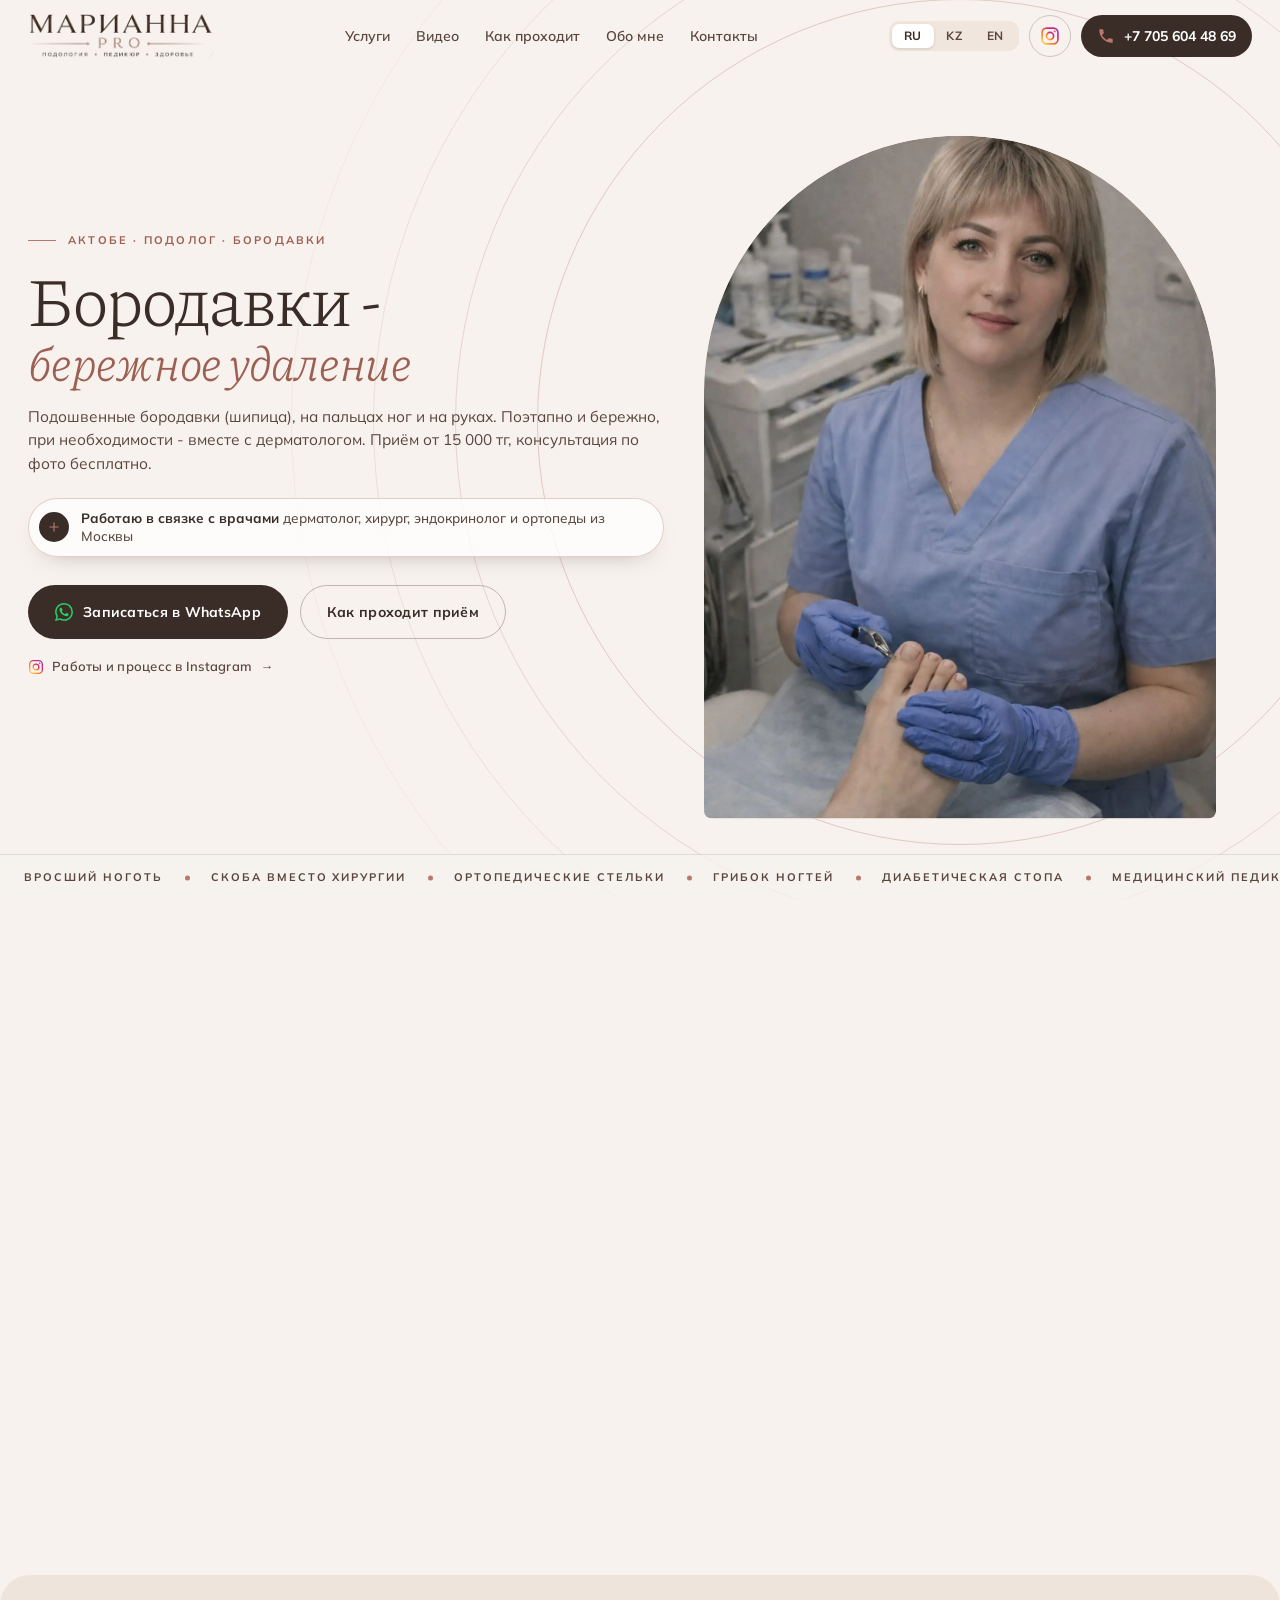
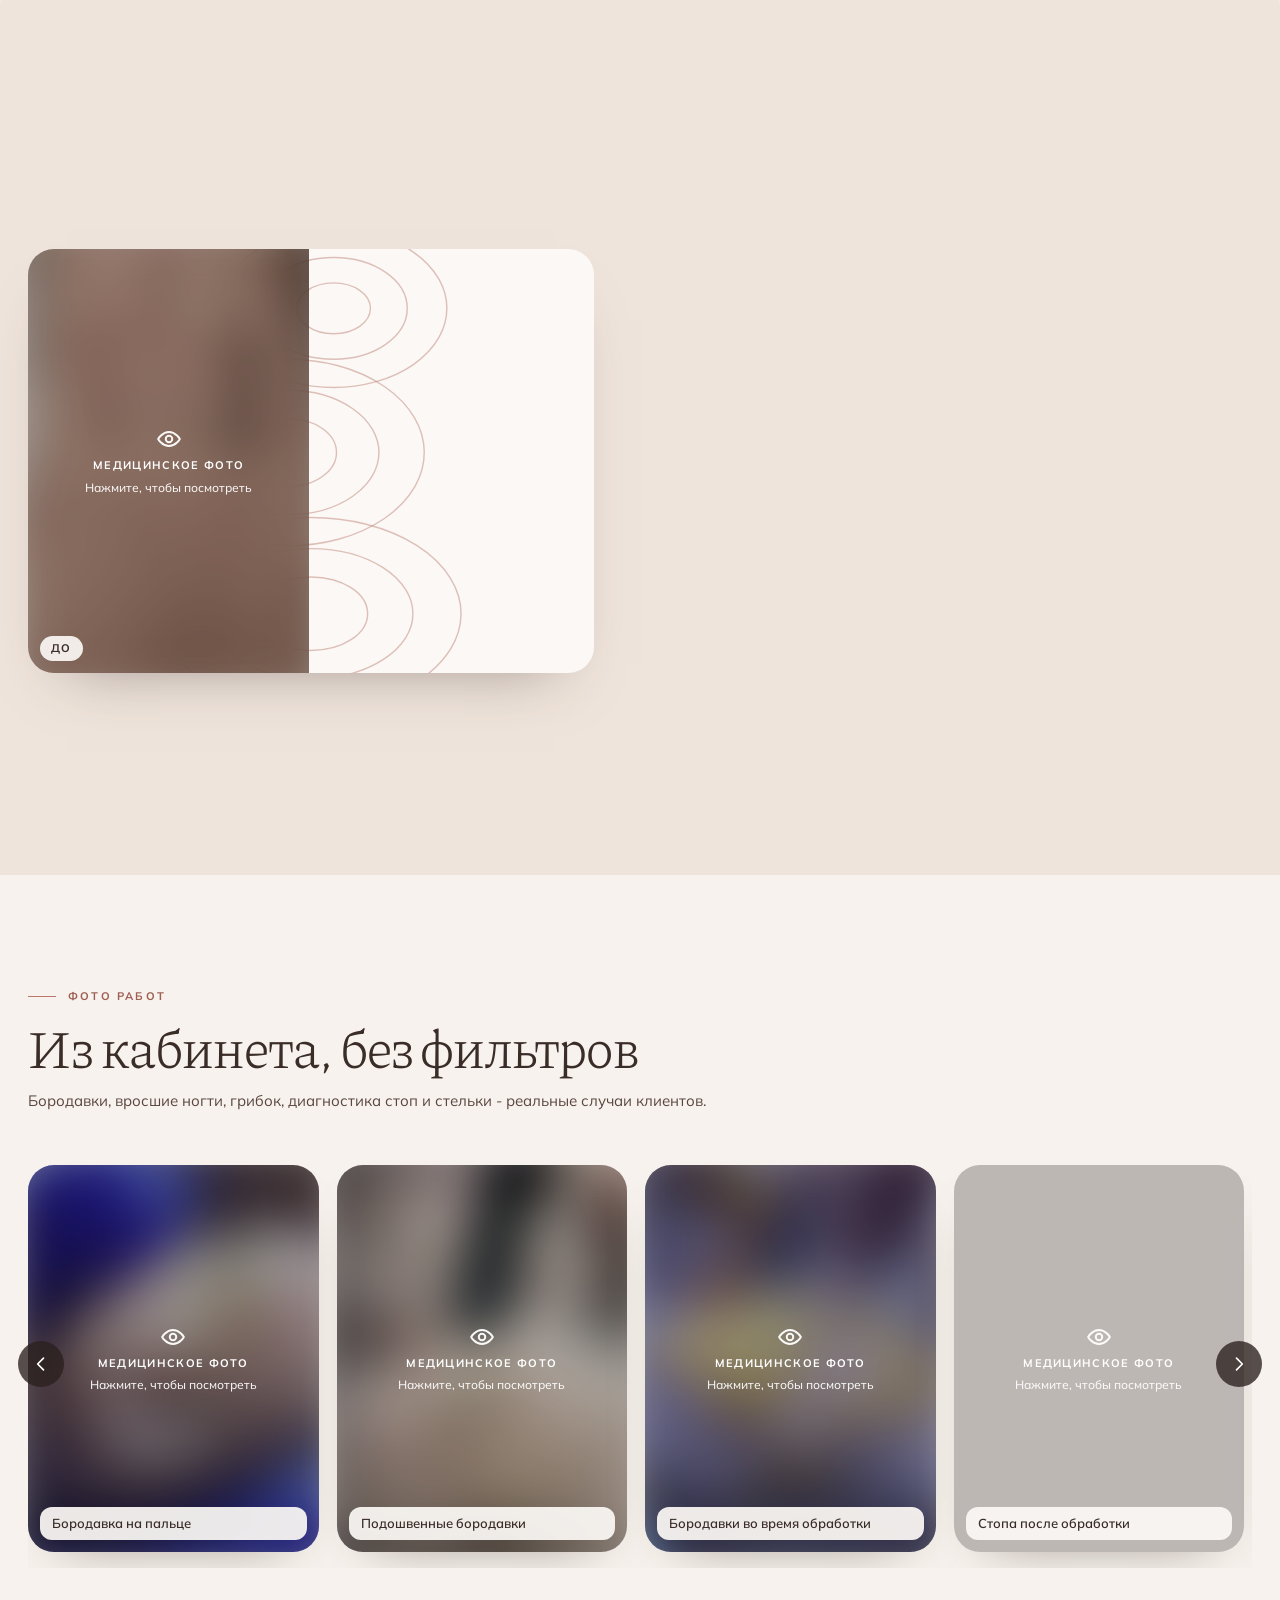
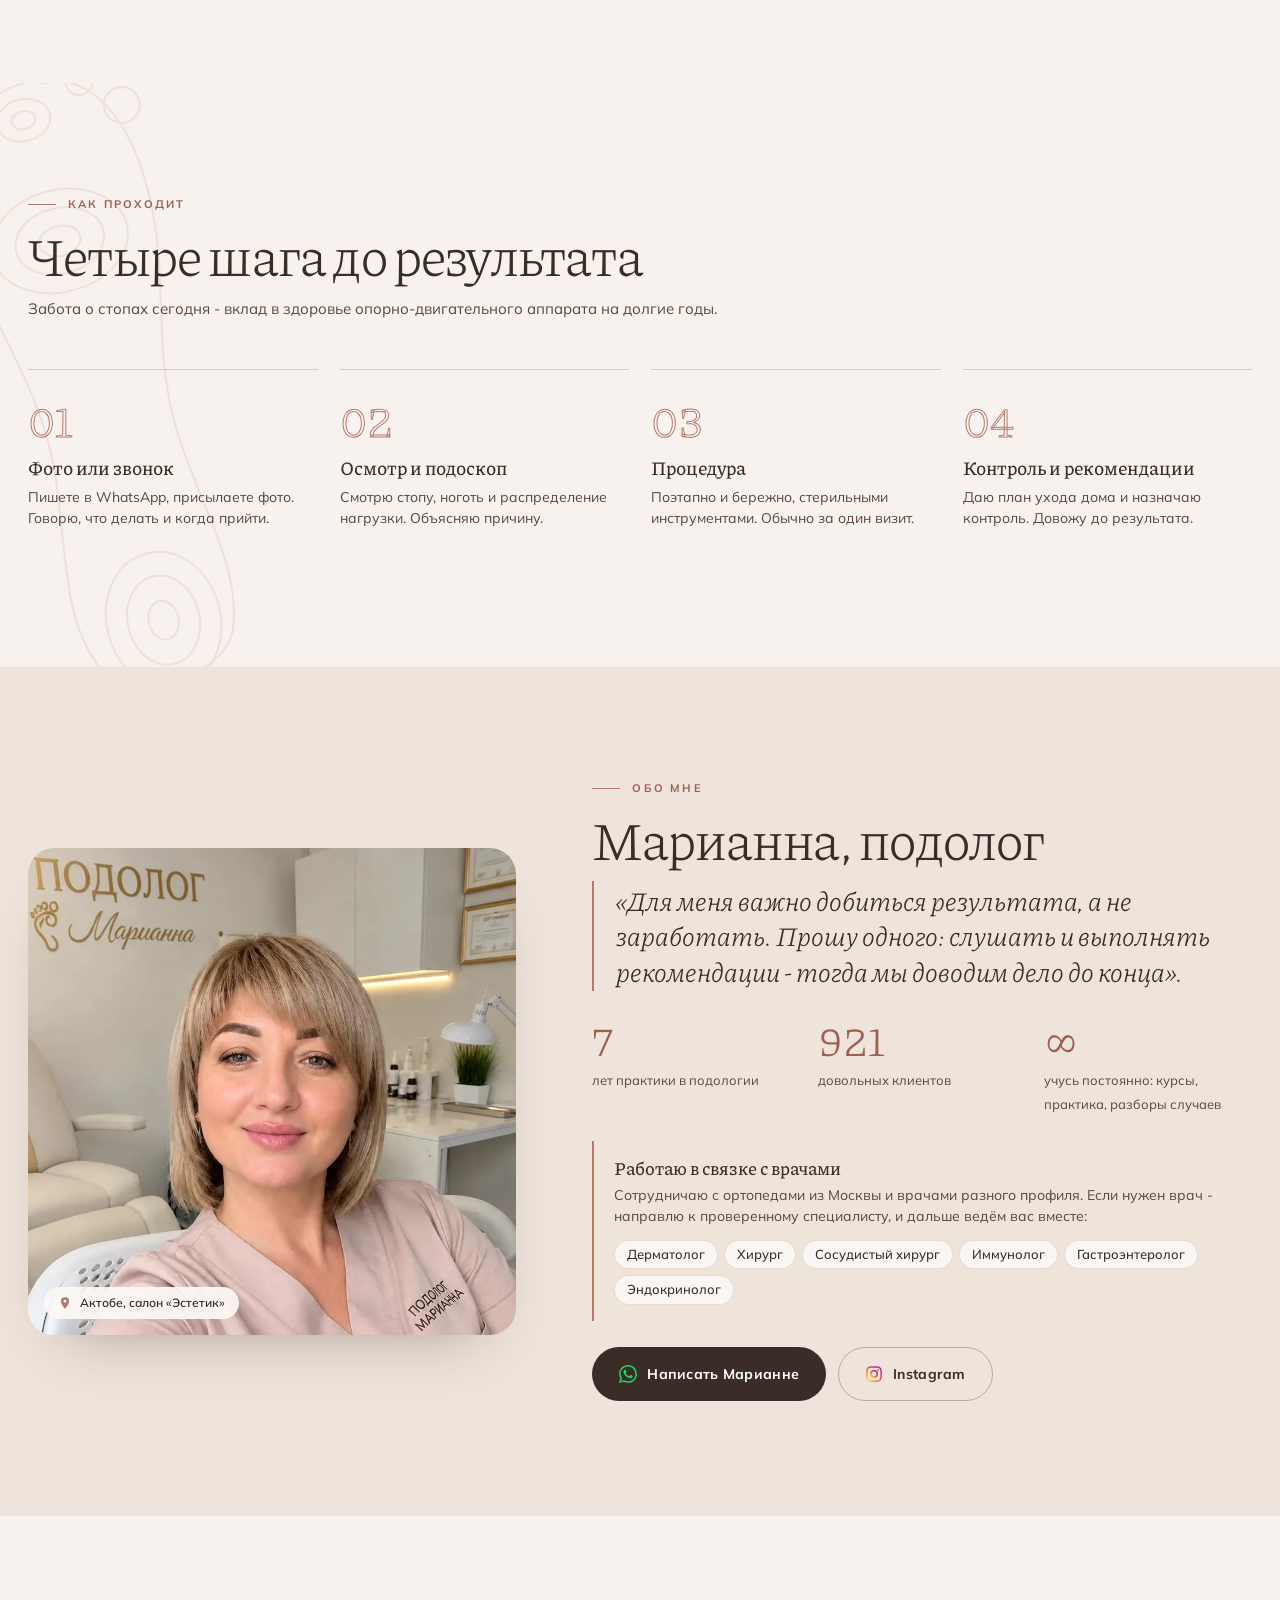
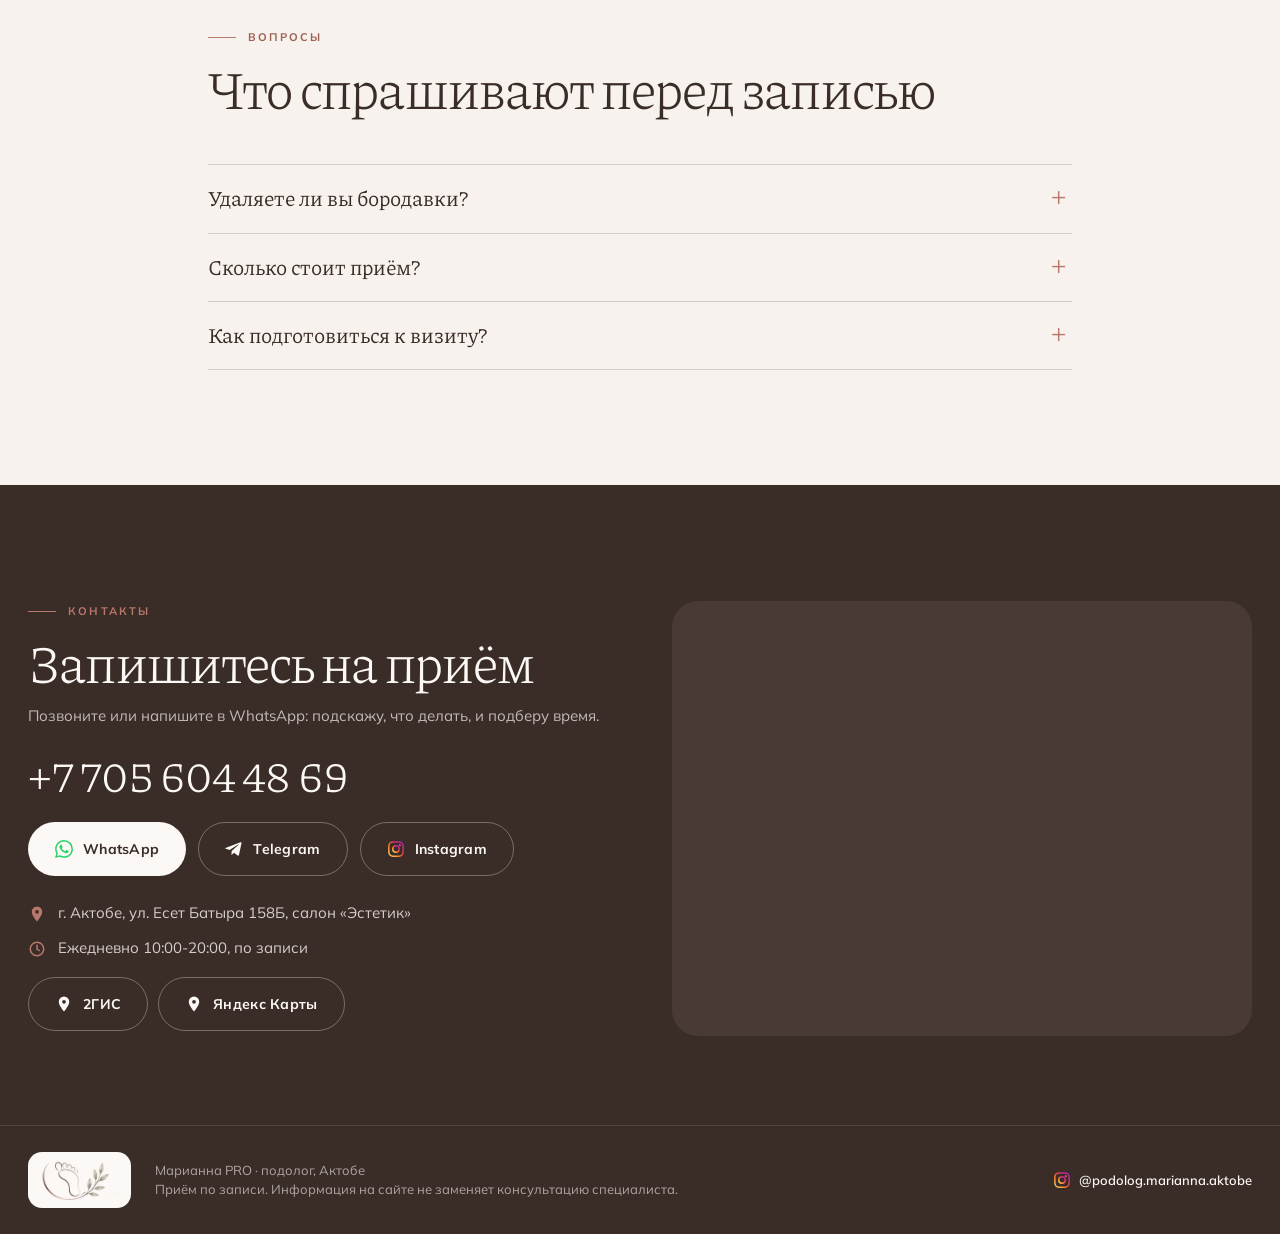
<file: borodavki/index.html>
<!DOCTYPE html>
<html lang="ru">
<head>
<meta charset="utf-8">
<meta name="viewport" content="width=device-width, initial-scale=1, viewport-fit=cover">
<title data-i-t="lp.bo.title">Удаление бородавок в Актобе - подолог Марианна PRO</title>
<meta name="description" data-i-c="lp.bo.desc" content="Подолог Марианна, Актобе: бережная обработка подошвенных бородавок, бородавок на пальцах ног и на руках. Поэтапно, при необходимости вместе с дерматологом. Приём от 15 000 тг.">
<meta name="theme-color" content="#F7F2ED">
<!-- Google tag (gtag.js) - конверсии Google Ads, аккаунт AW-18484539507 -->
<script async src="https://www.googletagmanager.com/gtag/js?id=AW-18484539507"></script>
<script>
  window.dataLayer = window.dataLayer || [];
  function gtag(){dataLayer.push(arguments);}
  gtag('js', new Date());
  gtag('config', 'AW-18484539507');
  /* цели вешает script.js на клики: phone - tel:, contact - WhatsApp и Telegram */
  window.MP_CONV = {
    phone: 'AW-18484539507/tFtwCOCY5osdEPPgju5E',
    contact: 'AW-18484539507/r55fCP-H6osdEPPgju5E'
  };
</script>
<link rel="canonical" href="https://mariannapro.kz/borodavki/">
<meta property="og:type" content="website">
<meta property="og:locale" content="ru_RU">
<meta property="og:url" content="https://mariannapro.kz/borodavki/">
<meta property="og:site_name" content="Марианна PRO">
<meta property="og:title" data-i-c="lp.bo.title" content="Удаление бородавок в Актобе - подолог Марианна PRO">
<meta property="og:description" data-i-c="lp.bo.desc" content="Подолог Марианна, Актобе: бережная обработка подошвенных бородавок, бородавок на пальцах ног и на руках. Поэтапно, при необходимости вместе с дерматологом. Приём от 15 000 тг.">
<meta property="og:image" content="https://mariannapro.kz/assets/og-image.jpg">
<meta property="og:image:width" content="1200">
<meta property="og:image:height" content="630">
<meta name="twitter:card" content="summary_large_image">
<link rel="icon" href="../favicon.ico" sizes="any">
<link rel="icon" type="image/png" sizes="32x32" href="../assets/icon-32.png">
<link rel="icon" type="image/png" sizes="16x16" href="../assets/icon-16.png">
<link rel="apple-touch-icon" href="../assets/apple-touch-icon.png">
<link rel="preconnect" href="https://fonts.googleapis.com">
<link rel="preconnect" href="https://fonts.gstatic.com" crossorigin>
<link rel="preload" as="image" href="../assets/hero.webp" fetchpriority="high">
<link href="https://fonts.googleapis.com/css2?family=Piazzolla:ital,wght@0,300;0,400;0,500;1,300;1,400&family=Mulish:wght@400;500;600;700&display=swap" rel="stylesheet">
<link rel="stylesheet" href="../styles.css?v=20260930-1">
<script type="application/ld+json">
[
 {
  "@context": "https://schema.org",
  "@type": "Service",
  "name": "Удаление бородавок",
  "serviceType": "Удаление бородавок",
  "areaServed": {
   "@type": "City",
   "name": "Актобе"
  },
  "url": "https://mariannapro.kz/borodavki/",
  "provider": {
   "@type": "MedicalBusiness",
   "name": "Марианна PRO - подолог в Актобе",
   "url": "https://mariannapro.kz/",
   "telephone": "+77056044869",
   "image": "https://mariannapro.kz/assets/og-image.jpg",
   "address": {
    "@type": "PostalAddress",
    "streetAddress": "ул. Есет Батыра 158Б, салон «Эстетик»",
    "addressLocality": "Актобе",
    "addressCountry": "KZ"
   }
  },
  "offers": {
   "@type": "Offer",
   "priceCurrency": "KZT",
   "price": "15000",
   "description": "Приём от 15 000 тг, точная стоимость после осмотра"
  }
 },
 {
  "@context": "https://schema.org",
  "@type": "BreadcrumbList",
  "itemListElement": [
   {
    "@type": "ListItem",
    "position": 1,
    "name": "Марианна PRO",
    "item": "https://mariannapro.kz/"
   },
   {
    "@type": "ListItem",
    "position": 2,
    "name": "Удаление бородавок",
    "item": "https://mariannapro.kz/borodavki/"
   }
  ]
 },
 {
  "@context": "https://schema.org",
  "@type": "FAQPage",
  "mainEntity": [
   {
    "@type": "Question",
    "name": "Удаляете ли вы бородавки?",
    "acceptedAnswer": {
     "@type": "Answer",
     "text": "Да, подошвенные, на пальцах ног и на руках. Сначала осмотр: если нужна консультация дерматолога - подскажу, к кому обратиться."
    }
   },
   {
    "@type": "Question",
    "name": "Сколько стоит приём?",
    "acceptedAnswer": {
     "@type": "Answer",
     "text": "От 15 000 тг. Точную стоимость называю после осмотра или бесплатной онлайн-консультации по фото."
    }
   },
   {
    "@type": "Question",
    "name": "Как подготовиться к визиту?",
    "acceptedAnswer": {
     "@type": "Answer",
     "text": "Ничего не срезайте сами и не распаривайте ноги. Возьмите удобную обувь, в которой пальцы не сдавлены."
    }
   }
  ]
 }
]
</script>
<script src="https://lead-bot.sultan-askarov-kz.workers.dev/t.js" data-site="mariannapro" defer></script>
</head>
<body>

<svg width="0" height="0" style="position:absolute" aria-hidden="true">
  <defs>
    <linearGradient id="ig-grad" x1="0" y1="1" x2="1" y2="0">
      <stop offset="0" stop-color="#FEDA75"/><stop offset=".35" stop-color="#FA7E1E"/><stop offset=".7" stop-color="#D62976"/><stop offset="1" stop-color="#962FBF"/>
    </linearGradient>
  </defs>
  <symbol id="ic-wa" viewBox="0 0 24 24"><path fill="currentColor" d="M17.472 14.382c-.297-.149-1.758-.867-2.03-.967-.273-.099-.471-.148-.67.15-.197.297-.767.966-.94 1.164-.173.199-.347.223-.644.075-.297-.15-1.255-.463-2.39-1.475-.883-.788-1.48-1.761-1.653-2.059-.173-.297-.018-.458.13-.606.134-.133.298-.347.446-.52.149-.174.198-.298.298-.497.099-.198.05-.371-.025-.52-.075-.149-.669-1.612-.916-2.207-.242-.579-.487-.5-.669-.51-.173-.008-.371-.01-.57-.01-.198 0-.52.074-.792.372-.272.297-1.04 1.016-1.04 2.479 0 1.462 1.065 2.875 1.213 3.074.149.198 2.096 3.2 5.077 4.487.709.306 1.262.489 1.694.625.712.227 1.36.195 1.871.118.571-.085 1.758-.719 2.006-1.413.248-.694.248-1.289.173-1.413-.074-.124-.272-.198-.57-.347m-5.421 7.403h-.004a9.87 9.87 0 0 1-5.031-1.378l-.361-.214-3.741.982.998-3.648-.235-.374a9.86 9.86 0 0 1-1.51-5.26c.001-5.45 4.436-9.884 9.888-9.884 2.64 0 5.122 1.03 6.988 2.898a9.825 9.825 0 0 1 2.893 6.994c-.003 5.45-4.437 9.884-9.885 9.884m8.413-18.297A11.815 11.815 0 0 0 12.05 0C5.495 0 .16 5.335.157 11.892c0 2.096.547 4.142 1.588 5.945L.057 24l6.305-1.654a11.882 11.882 0 0 0 5.683 1.448h.005c6.554 0 11.89-5.335 11.893-11.893a11.821 11.821 0 0 0-3.48-8.413Z"/></symbol>
  <symbol id="ic-ig" viewBox="0 0 24 24"><rect x="2.5" y="2.5" width="19" height="19" rx="5.5" fill="none" stroke="url(#ig-grad)" stroke-width="2"/><circle cx="12" cy="12" r="4.3" fill="none" stroke="url(#ig-grad)" stroke-width="2"/><circle cx="17.4" cy="6.6" r="1.3" fill="url(#ig-grad)"/></symbol>
  <symbol id="ic-tel" viewBox="0 0 24 24"><path fill="currentColor" d="M6.6 10.8c1.4 2.8 3.8 5.1 6.6 6.6l2.2-2.2c.3-.3.7-.4 1-.2 1.1.4 2.3.6 3.6.6.6 0 1 .4 1 1V20c0 .6-.4 1-1 1C10.6 21 3 13.4 3 4c0-.6.4-1 1-1h3.5c.6 0 1 .4 1 1 0 1.3.2 2.5.6 3.6.1.3 0 .7-.2 1L6.6 10.8z"/></symbol>
  <symbol id="ic-tg" viewBox="0 0 24 24"><path fill="currentColor" d="M21.9 4.6 18.7 19.8c-.2 1-.9 1.3-1.8.8l-5-3.7-2.4 2.3c-.3.3-.5.5-1 .5l.4-5.1 9.2-8.3c.4-.4-.1-.6-.6-.2L6.1 13.3 1.2 11.8c-1.1-.3-1.1-1.1.2-1.6L20.5 3c.9-.3 1.7.2 1.4 1.6z"/></symbol>
  <symbol id="ic-play" viewBox="0 0 24 24"><path fill="currentColor" d="M8 5.5v13l11-6.5z"/></symbol>
  <symbol id="ic-plus" viewBox="0 0 24 24"><path fill="none" stroke="currentColor" stroke-width="2" stroke-linecap="round" d="M12 5v14M5 12h14"/></symbol>
  <symbol id="ic-x" viewBox="0 0 24 24"><path fill="none" stroke="currentColor" stroke-width="2" stroke-linecap="round" d="M6 6l12 12M18 6 6 18"/></symbol>
  <symbol id="ic-chev" viewBox="0 0 24 24"><path fill="none" stroke="currentColor" stroke-width="2" stroke-linecap="round" stroke-linejoin="round" d="m9 5 7 7-7 7"/></symbol>
  <symbol id="ic-pin" viewBox="0 0 24 24"><path fill="currentColor" d="M12 2a7 7 0 0 0-7 7c0 5.2 7 13 7 13s7-7.8 7-13a7 7 0 0 0-7-7zm0 9.5A2.5 2.5 0 1 1 12 6.5a2.5 2.5 0 0 1 0 5z"/></symbol>
  <symbol id="ic-clock" viewBox="0 0 24 24"><path fill="none" stroke="currentColor" stroke-width="2" stroke-linecap="round" d="M12 7v5l3 2"/><circle cx="12" cy="12" r="9" fill="none" stroke="currentColor" stroke-width="2"/></symbol>
  <!-- плантограмма: контур стопы и изолинии давления - тихий фон секций -->
  <symbol id="sole" viewBox="0 0 220 470">
    <g fill="none" stroke="currentColor" stroke-width="1.4">
      <path d="M104 22c46 0 66 44 64 100-2 48-18 84-20 132-2 56 22 112 4 156-13 30-79 30-93 0-18-44 6-100 4-156-2-48-18-84-20-132C41 66 58 22 104 22z"/>
      <circle cx="46" cy="52" r="12"/><circle cx="70" cy="30" r="9"/><circle cx="90" cy="18" r="8"/><circle cx="110" cy="12" r="8"/><circle cx="132" cy="14" r="8"/>
      <ellipse cx="108" cy="130" rx="46" ry="34"/><ellipse cx="108" cy="130" rx="30" ry="22"/><ellipse cx="108" cy="130" rx="14" ry="10"/>
      <ellipse cx="102" cy="392" rx="38" ry="46"/><ellipse cx="102" cy="392" rx="24" ry="30"/><ellipse cx="102" cy="392" rx="10" ry="13"/>
      <ellipse cx="112" cy="46" rx="18" ry="14"/><ellipse cx="112" cy="46" rx="8" ry="6"/>
    </g>
  </symbol>
</svg>

<header class="hdr" id="hdr">
  <div class="hdr-in">
    <a class="logo" href="../" aria-label="Марианна PRO - на главную">
      <img src="../assets/logo.webp" width="823" height="204" alt="Марианна PRO - подология, педикюр, здоровье">
    </a>
    <nav class="nav" aria-label="Разделы">
      <a href="../#uslugi" data-i="nav.uslugi">Услуги</a>
      <a href="../#video" data-i="nav.video">Видео</a>
      <a href="#kak" data-i="nav.kak">Как проходит</a>
      <a href="#obo-mne" data-i="nav.obo">Обо мне</a>
      <a href="#kontakty" data-i="nav.kont">Контакты</a>
    </nav>
    <div class="hdr-right">
      <div class="lang" role="group" aria-label="Язык сайта">
        <button type="button" data-lang="ru" class="is-active" aria-pressed="true" lang="ru">RU</button>
        <button type="button" data-lang="kk" aria-pressed="false">KZ</button>
        <button type="button" data-lang="en" aria-pressed="false">EN</button>
      </div>
      <a class="ig-round" href="https://www.instagram.com/podolog.marianna.aktobe/" target="_blank" rel="noopener" aria-label="Instagram"><svg width="20" height="20"><use href="#ic-ig"/></svg></a>
      <a class="call" href="tel:+77056044869"><svg width="18" height="18"><use href="#ic-tel"/></svg><span>+7 705 604 48 69</span></a>
      <button class="burger" id="burger" type="button" aria-label="Меню" aria-expanded="false" aria-controls="mnav"><span></span><span></span><span></span></button>
    </div>
  </div>
</header>

<div class="mnav" id="mnav">
  <nav class="mnav-links" aria-label="Меню">
    <a href="../vrosshiy-nogot/" data-i="mn.vrosshiy">Вросший ноготь</a>
    <a href="../ortopedicheskie-stelki/" data-i="mn.stelki">Ортопедические стельки</a>
    <a href="../gribok-nogtey/" data-i="mn.gribok">Обработка при грибке</a>
    <a href="../#primer" data-i="mn.primer">Примеры работ</a>
    <a href="#borodavki" data-i="mn.bor">Бородавки</a>
    <a href="../diabeticheskaya-stopa/" data-i="mn.diabet">Диабетическая стопа</a>
    <a href="#raboty" data-i="mn.raboty">Фото работ</a>
    <a href="../#uslugi" data-i="mn.uslugi">Все услуги и цены</a>
    <a href="../#video" data-i="nav.video">Видео</a>
    <a href="#kak" data-i="nav.kak">Как проходит</a>
    <a href="#obo-mne" data-i="nav.obo">Обо мне</a>
    <a href="#kontakty" data-i="nav.kont">Контакты</a>
  </nav>
  <div class="mnav-foot">
    <a class="btn solid" href="tel:+77056044869"><svg width="18" height="18"><use href="#ic-tel"/></svg><span>+7 705 604 48 69</span></a>
    <a class="btn wa" href="https://wa.me/77056044869" data-wa="hero" target="_blank" rel="noopener"><svg width="18" height="18"><use href="#ic-wa"/></svg><span>WhatsApp</span></a>
    <a class="btn ghost" href="https://www.instagram.com/podolog.marianna.aktobe/" target="_blank" rel="noopener"><svg width="18" height="18"><use href="#ic-ig"/></svg><span>Instagram</span></a>
  </div>
</div>

<main>

<!-- ГЕРОЙ: фото в арке, изолинии отпечатка фоном вокруг -->
<div class="pw hero-pw" id="top">
  <section class="plate hero" id="hero">
    <div class="hero-ph"><img src="../assets/hero.webp" width="1365" height="1820" alt="Подолог Марианна за работой в кабинете, Актобе" fetchpriority="high" decoding="async"></div>
    <div class="iso" id="iso" aria-hidden="true"></div>
    <div class="hero-veil" aria-hidden="true"></div>
    <div class="wrap hero-in txt">
      <p class="kicker" data-i="lp.bo.k">Актобе · подолог · бородавки</p>
      <h1 class="h1"><span class="big fit" data-i="lp.bo.t1">Бородавки -</span><span class="sub" data-i="lp.bo.t2">бережное удаление</span></h1>
      <p class="lead" data-i="lp.bo.lead">Подошвенные бородавки (шипица), на пальцах ног и на руках. Поэтапно и бережно, при необходимости - вместе с дерматологом. Приём от 15 000 тг, консультация по фото бесплатно.</p>
      <p class="hero-docs"><span class="hd-ic"><svg width="14" height="14"><use href="#ic-plus"/></svg></span><span><b data-i="h.docs1">Работаю в связке с врачами</b> <span data-i="h.docs2">дерматолог, хирург, эндокринолог и ортопеды из Москвы</span></span></p>
      <div class="btns">
        <a class="btn wa" href="https://wa.me/77056044869" data-wa="borodavki" target="_blank" rel="noopener"><svg width="18" height="18"><use href="#ic-wa"/></svg><span data-i="h.b1">Записаться в WhatsApp</span></a>
        <a class="btn ghost" href="#kak"><span data-i="lp.b2.kak">Как проходит приём</span></a>
      </div>
      <a class="iglink" href="https://www.instagram.com/podolog.marianna.aktobe/" target="_blank" rel="noopener"><svg width="16" height="16"><use href="#ic-ig"/></svg><span data-i="h.ig">Работы и процесс в Instagram</span><i>→</i></a>
    </div>
    <div class="marq" aria-hidden="true"><div class="ticker" id="mq"></div></div>
  </section>
</div>


<!-- ПЛИТА: бородавки -->
<div class="pw" id="borodavki">
  <section class="plate svc t-sand">
    <div class="wrap svc-in flip">
      <div class="txt">
        <p class="kicker" data-i="s5.k">Бородавки</p>
        <h2 class="h2" data-i="s5.t">Бородавки на стопах и руках</h2>
        <p class="lead" data-i="s5.l">Подошвенные бородавки (шипица), на пальцах и на руках. Обрабатываю бережно и поэтапно - ходить после процедуры можно сразу.</p>
        <ul class="ticks">
          <li data-i="s5.b1">Подошвенные и на пальцах ног</li>
          <li data-i="s5.b2">Бородавки на руках</li>
          <li data-i="s5.b3">При необходимости - консультация дерматолога</li>
        </ul>
        <div class="btns">
          <a class="btn wa" href="https://wa.me/77056044869" data-wa="borodavki" target="_blank" rel="noopener"><svg width="18" height="18"><use href="#ic-wa"/></svg><span data-i="s.book">Записаться</span></a>
          <span class="price"><b data-i="s.price">от 15 000 тг</b><small data-i="s.price2">точно - после осмотра</small></span>
        </div>
      </div>
      <div class="ph fr ba">
        <figure class="ba-i sens"><img src="../assets/ba-bor-do.webp" width="540" height="904" alt="Бородавки на руке до обработки" loading="lazy" decoding="async"><figcaption data-i="ba.do">До</figcaption></figure>
        <figure class="ba-i ba-after"><img src="../assets/ba-bor-posle.webp" width="540" height="904" alt="Та же рука после обработки: кожа чистая" loading="lazy" decoding="async"><figcaption data-i="ba.posle">После</figcaption></figure>
      </div>
    </div>
  </section>
</div>


<!-- ФОТО РАБОТ -->
<section class="sec" id="raboty">
  <div class="wrap">
    <div class="head rv">
      <p class="kicker" data-i="g.k">Фото работ</p>
      <h2 class="h2" data-i="g.t">Из кабинета, без фильтров</h2>
      <p class="lead" data-i="g.l">Бородавки, вросшие ногти, грибок, диагностика стоп и стельки - реальные случаи клиентов.</p>
    </div>
    <div class="track-wrap rv">
      <button class="arr prev" type="button" data-prev="#gtrack" aria-label="Назад"><svg width="20" height="20"><use href="#ic-chev"/></svg></button>
      <button class="arr next" type="button" data-next="#gtrack" aria-label="Вперёд"><svg width="20" height="20"><use href="#ic-chev"/></svg></button>
      <ul class="track gtrack" id="gtrack" tabindex="0">
        <li><figure class="gcard sens"><img src="../assets/g-bor-palec.webp" width="720" height="960" alt="Бородавка на пальце" loading="lazy" decoding="async"><figcaption data-i="g.1">Бородавка на пальце</figcaption></figure></li>
        <li><figure class="gcard sens"><img src="../assets/g-bor-podosh.webp" width="720" height="960" alt="Подошвенные бородавки" loading="lazy" decoding="async"><figcaption data-i="g.2">Подошвенные бородавки</figcaption></figure></li>
        <li><figure class="gcard sens"><img src="../assets/g-bor-obr.webp" width="720" height="960" alt="Бородавки во время обработки" loading="lazy" decoding="async"><figcaption data-i="g.3">Бородавки во время обработки</figcaption></figure></li>
        <li><figure class="gcard sens"><img src="../assets/g-bor-posle.webp" width="720" height="960" alt="Стопа после обработки" loading="lazy" decoding="async"><figcaption data-i="g.4">Стопа после обработки</figcaption></figure></li>
        <li><figure class="gcard sens"><img src="../assets/g-bor-kollazh.webp" width="720" height="960" alt="Обработка бородавки: до, во время и после" loading="lazy" decoding="async"><figcaption data-i="g.5">Обработка бородавки: до и после</figcaption></figure></li>
      </ul>
    </div>
  </div>
</section>


<!-- КАК ПРОХОДИТ -->
<section class="sec" id="kak">
  <svg class="bg-sole r" aria-hidden="true"><use href="#sole"/></svg>
  <div class="wrap">
    <div class="head rv">
      <p class="kicker" data-i="k.k">Как проходит</p>
      <h2 class="h2" data-i="k.t">Четыре шага до результата</h2>
      <p class="lead" data-i="k.l">Забота о стопах сегодня - вклад в здоровье опорно-двигательного аппарата на долгие годы.</p>
    </div>
    <ol class="steps">
      <li class="rv"><span class="num">01</span><b data-i="k.s1">Фото или звонок</b><span data-i="k.s1s">Пишете в WhatsApp, присылаете фото. Говорю, что делать и когда прийти.</span></li>
      <li class="rv"><span class="num">02</span><b data-i="k.s2">Осмотр и подоскоп</b><span data-i="k.s2s">Смотрю стопу, ноготь и распределение нагрузки. Объясняю причину.</span></li>
      <li class="rv"><span class="num">03</span><b data-i="k.s3">Процедура</b><span data-i="k.s3s">Поэтапно и бережно, стерильными инструментами. Обычно за один визит.</span></li>
      <li class="rv"><span class="num">04</span><b data-i="k.s4">Контроль и рекомендации</b><span data-i="k.s4s">Даю план ухода дома и назначаю контроль. Довожу до результата.</span></li>
    </ol>
  </div>
</section>


<!-- ОБО МНЕ -->
<section class="sec sand" id="obo-mne">
  <div class="wrap about">
    <div class="about-ph rv">
      <img src="../assets/marianna2.webp" width="820" height="820" alt="Подолог Марианна в своём кабинете" loading="lazy" decoding="async">
      <span class="about-tag"><svg width="14" height="14"><use href="#ic-pin"/></svg><span data-i="a.tag">Актобе, салон «Эстетик»</span></span>
    </div>
    <div class="about-txt">
      <div class="head rv">
        <p class="kicker" data-i="a.k">Обо мне</p>
        <h2 class="h2" data-i="a.t">Марианна, подолог</h2>
      </div>
      <blockquote class="quote rv" data-i="a.q">«Для меня важно добиться результата, а не заработать. Прошу одного: слушать и выполнять рекомендации - тогда мы доводим дело до конца».</blockquote>
      <ul class="facts rv">
        <li><b data-count="8">8</b><span data-i="a.f1">лет практики в подологии</span></li>
        <li><b data-count="1000" data-suffix="+">1000+</b><span data-i="a.f2">довольных клиентов</span></li>
        <li><b>∞</b><span data-i="a.f3">учусь постоянно: курсы, практика, разборы случаев</span></li>
      </ul>
      <div class="docs rv"><b data-i="a.d1">Работаю в связке с врачами</b><span data-i="a.d2">Сотрудничаю с ортопедами из Москвы и врачами разного профиля. Если нужен врач - направлю к проверенному специалисту, и дальше ведём вас вместе:</span>
        <ul class="docs-list">
          <li data-i="a.v1">Дерматолог</li><li data-i="a.v2">Хирург</li><li data-i="a.v3">Сосудистый хирург</li><li data-i="a.v4">Иммунолог</li><li data-i="a.v5">Гастроэнтеролог</li><li data-i="a.v6">Эндокринолог</li>
        </ul>
      </div>
      <div class="btns rv">
        <a class="btn wa" href="https://wa.me/77056044869" data-wa="hero" target="_blank" rel="noopener"><svg width="18" height="18"><use href="#ic-wa"/></svg><span data-i="a.b">Написать Марианне</span></a>
        <a class="btn ghost" href="https://www.instagram.com/podolog.marianna.aktobe/" target="_blank" rel="noopener"><svg width="18" height="18"><use href="#ic-ig"/></svg><span>Instagram</span></a>
      </div>
    </div>
  </div>
</section>


<!-- ВОПРОСЫ -->
<section class="sec" id="faq">
  <div class="wrap narrow">
    <div class="head rv">
      <p class="kicker" data-i="f.k">Вопросы</p>
      <h2 class="h2" data-i="f.t">Что спрашивают перед записью</h2>
    </div>
    <div class="faq rv">
      <details><summary data-i="f.q6">Удаляете ли вы бородавки?</summary><p data-i="f.a6">Да, подошвенные, на пальцах ног и на руках. Сначала осмотр: если нужна консультация дерматолога - подскажу, к кому обратиться.</p></details>
      <details><summary data-i="f.q3">Сколько стоит приём?</summary><p data-i="f.a3">От 15 000 тг. Точную стоимость называю после осмотра или бесплатной онлайн-консультации по фото.</p></details>
      <details><summary data-i="f.q4">Как подготовиться к визиту?</summary><p data-i="f.a4">Ничего не срезайте сами и не распаривайте ноги. Возьмите удобную обувь, в которой пальцы не сдавлены.</p></details>
    </div>
  </div>
</section>


<!-- КОНТАКТЫ -->
<section class="sec kont" id="kontakty">
  <div class="wrap">
    <div class="kont-grid">
      <div class="kont-txt">
        <p class="kicker" data-i="c.k">Контакты</p>
        <h2 class="h2" data-i="c.t">Запишитесь на приём</h2>
        <p class="lead" data-i="c.l">Позвоните или напишите в WhatsApp: подскажу, что делать, и подберу время.</p>
        <a class="bigtel" href="tel:+77056044869">+7 705 604 48 69</a>
        <div class="btns">
          <a class="btn wa" href="https://wa.me/77056044869" data-wa="kontakty" target="_blank" rel="noopener"><svg width="18" height="18"><use href="#ic-wa"/></svg><span>WhatsApp</span></a>
          <a class="btn ghost" href="https://t.me/Mariannakovalenko1986" target="_blank" rel="noopener"><svg width="18" height="18"><use href="#ic-tg"/></svg><span>Telegram</span></a>
          <a class="btn ghost" href="https://www.instagram.com/podolog.marianna.aktobe/" target="_blank" rel="noopener"><svg width="18" height="18"><use href="#ic-ig"/></svg><span>Instagram</span></a>
        </div>
        <ul class="kont-list">
          <li><svg width="18" height="18"><use href="#ic-pin"/></svg><span data-i="c.addr">г. Актобе, ул. Есет Батыра 158Б, салон «Эстетик»</span></li>
          <li><svg width="18" height="18"><use href="#ic-clock"/></svg><span data-i="c.hours">Ежедневно 10:00-20:00, по записи</span></li>
        </ul>
        <div class="map-links">
          <a class="btn ghost" href="https://2gis.kz/aktobe/geo/70000001032155091" target="_blank" rel="noopener"><svg width="18" height="18"><use href="#ic-pin"/></svg><span>2ГИС</span></a>
          <a class="btn ghost" href="https://yandex.kz/maps/org/estetik/57534524420/" target="_blank" rel="noopener"><svg width="18" height="18"><use href="#ic-pin"/></svg><span data-i="c.yandex">Яндекс Карты</span></a>
        </div>
      </div>
      <div class="map" id="map">
        <iframe title="Карта: Актобе, ул. Есет Батыра 158Б, салон «Эстетик»" data-src="https://yandex.ru/map-widget/v1/?oid=57534524420&amp;ol=biz&amp;z=17" loading="lazy" referrerpolicy="no-referrer-when-downgrade" allowfullscreen></iframe>
      </div>
    </div>
  </div>
  <footer class="foot">
    <div class="wrap foot-in">
      <a class="foot-logo" href="../"><img src="../assets/mark.webp" width="360" height="183" alt="Марианна PRO"></a>
      <p class="foot-txt"><span data-i="ft.1">Марианна PRO · подолог, Актобе</span><br><span data-i="ft.2">Приём по записи. Информация на сайте не заменяет консультацию специалиста.</span></p>
      <a class="foot-ig" href="https://www.instagram.com/podolog.marianna.aktobe/" target="_blank" rel="noopener"><svg width="18" height="18"><use href="#ic-ig"/></svg><span>@podolog.marianna.aktobe</span></a>
    </div>
  </footer>
</section>

</main>

<!-- липкая панель на телефоне -->
<div class="bar" id="bar">
  <a class="bar-tel" href="tel:+77056044869"><svg width="18" height="18"><use href="#ic-tel"/></svg><span data-i="bar.tel">Позвонить</span></a>
  <a class="bar-wa" href="https://wa.me/77056044869" data-wa="hero" target="_blank" rel="noopener"><svg width="18" height="18"><use href="#ic-wa"/></svg><span>WhatsApp</span></a>
  <a class="bar-ig" href="https://www.instagram.com/podolog.marianna.aktobe/" target="_blank" rel="noopener" aria-label="Instagram"><svg width="20" height="20"><use href="#ic-ig"/></svg></a>
</div>

<!-- модальный плеер -->
<div class="vmodal" id="vmodal" role="dialog" aria-modal="true" aria-label="Видео">
  <div class="vm-back" data-vm-close></div>
  <div class="vm-box">
    <button class="vm-x" type="button" data-vm-close aria-label="Закрыть"><svg width="22" height="22"><use href="#ic-x"/></svg></button>
    <video id="vplayer" controls playsinline preload="metadata"></video>
    <p class="vm-cap" id="vm-cap"></p>
  </div>
</div>

<script src="../script.js?v=20260930-1"></script>
</body>
</html>
</file>
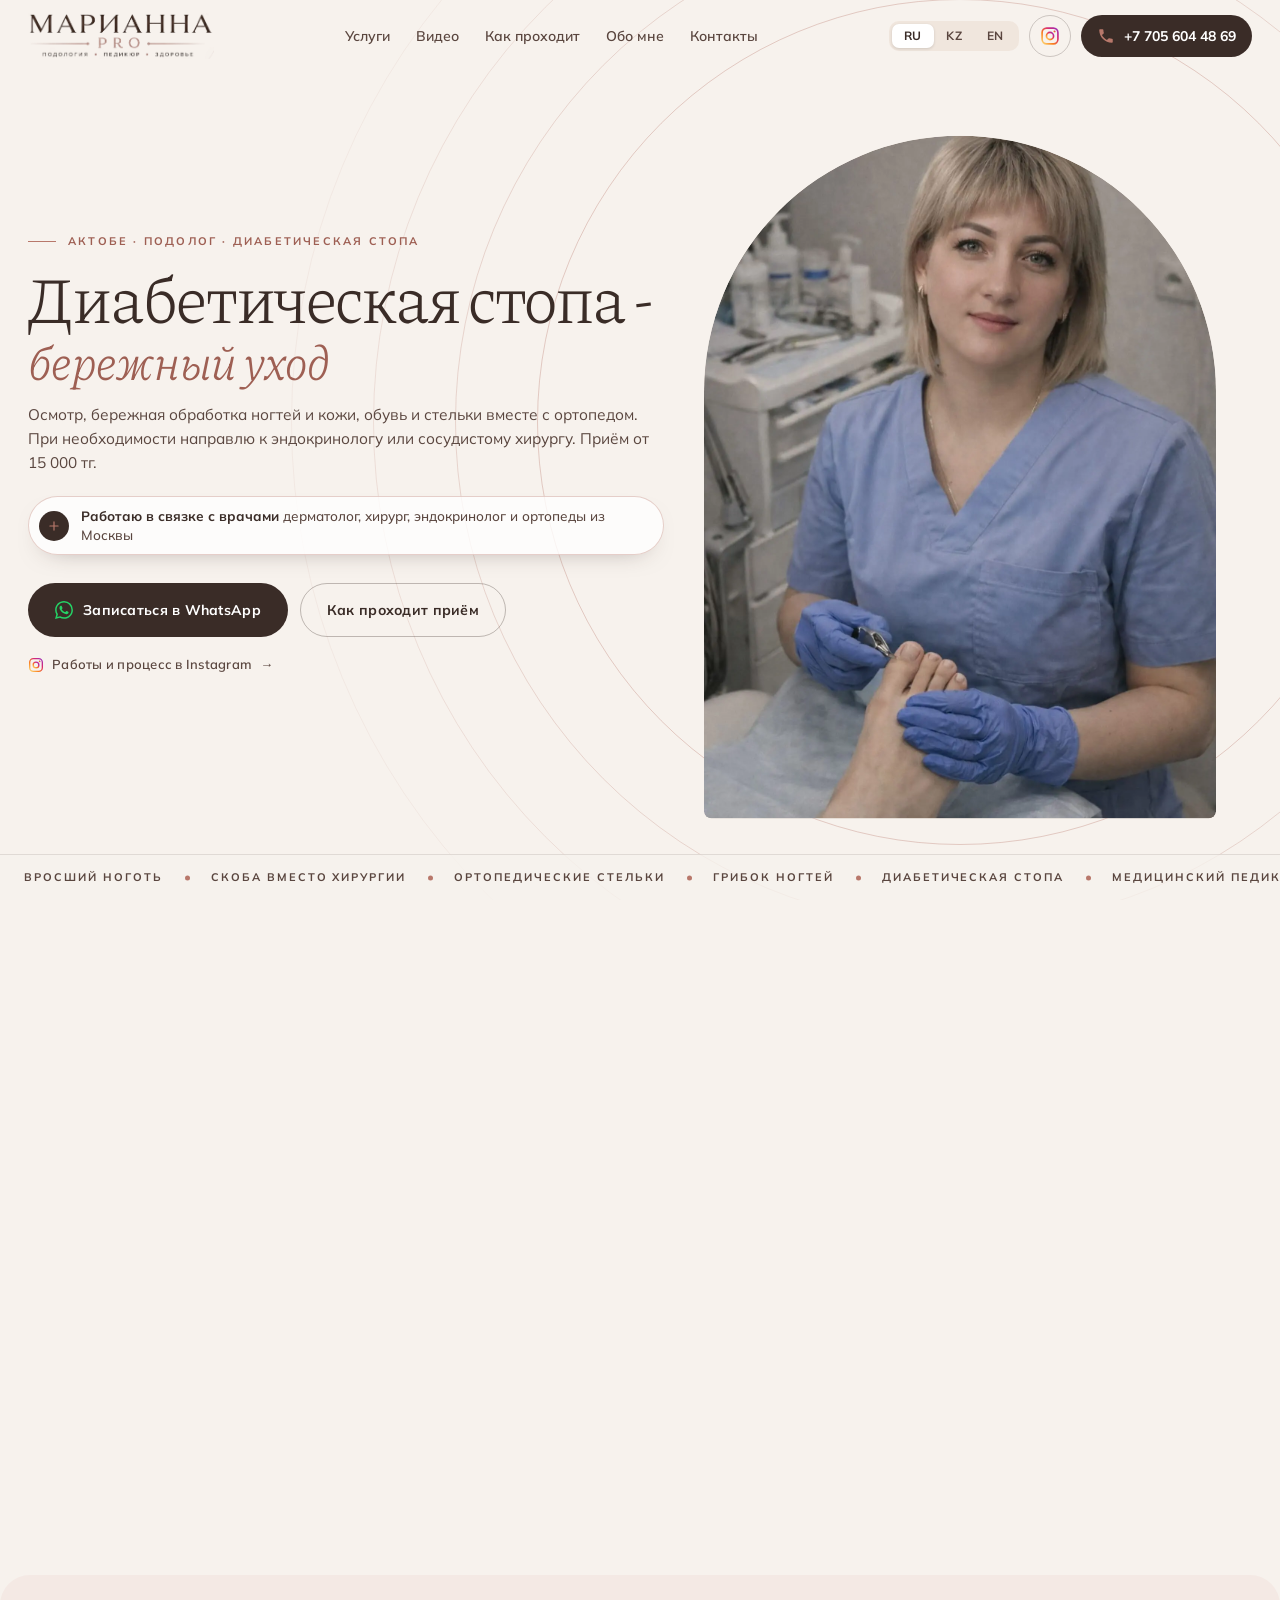
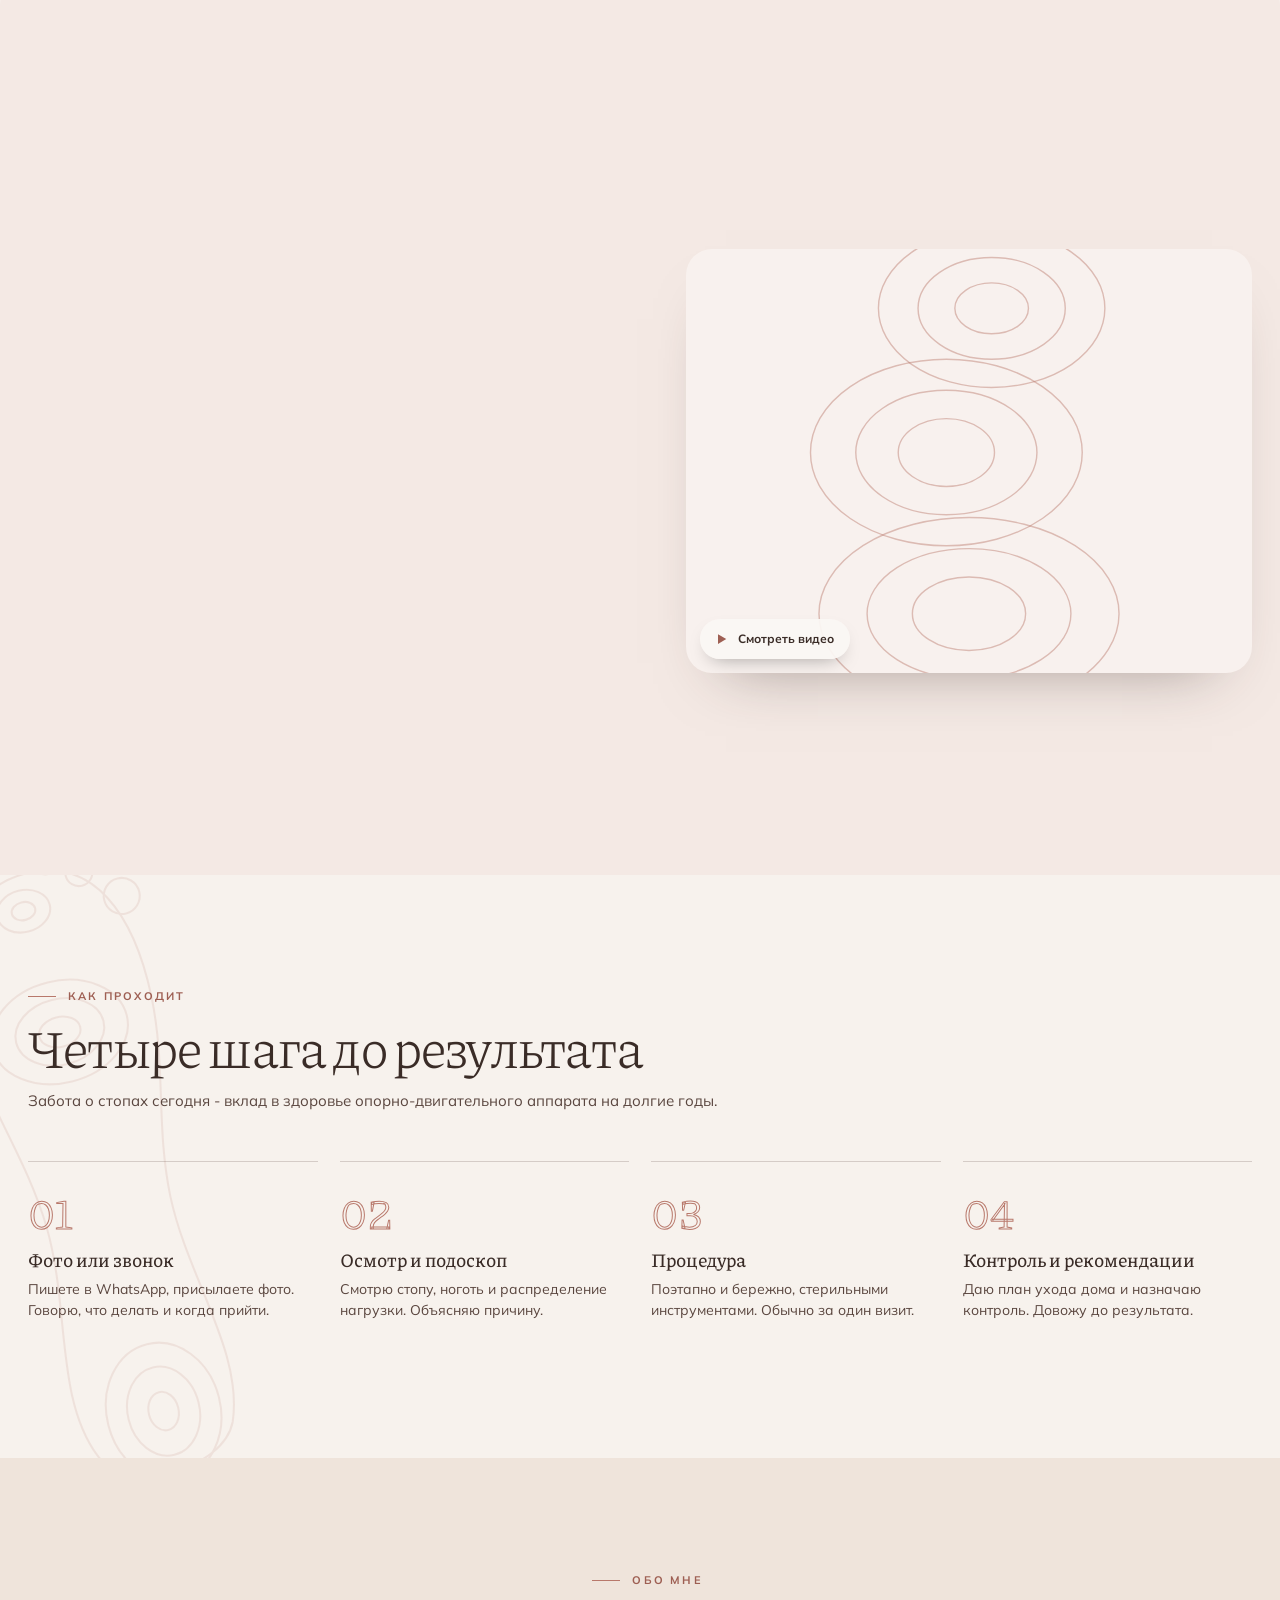
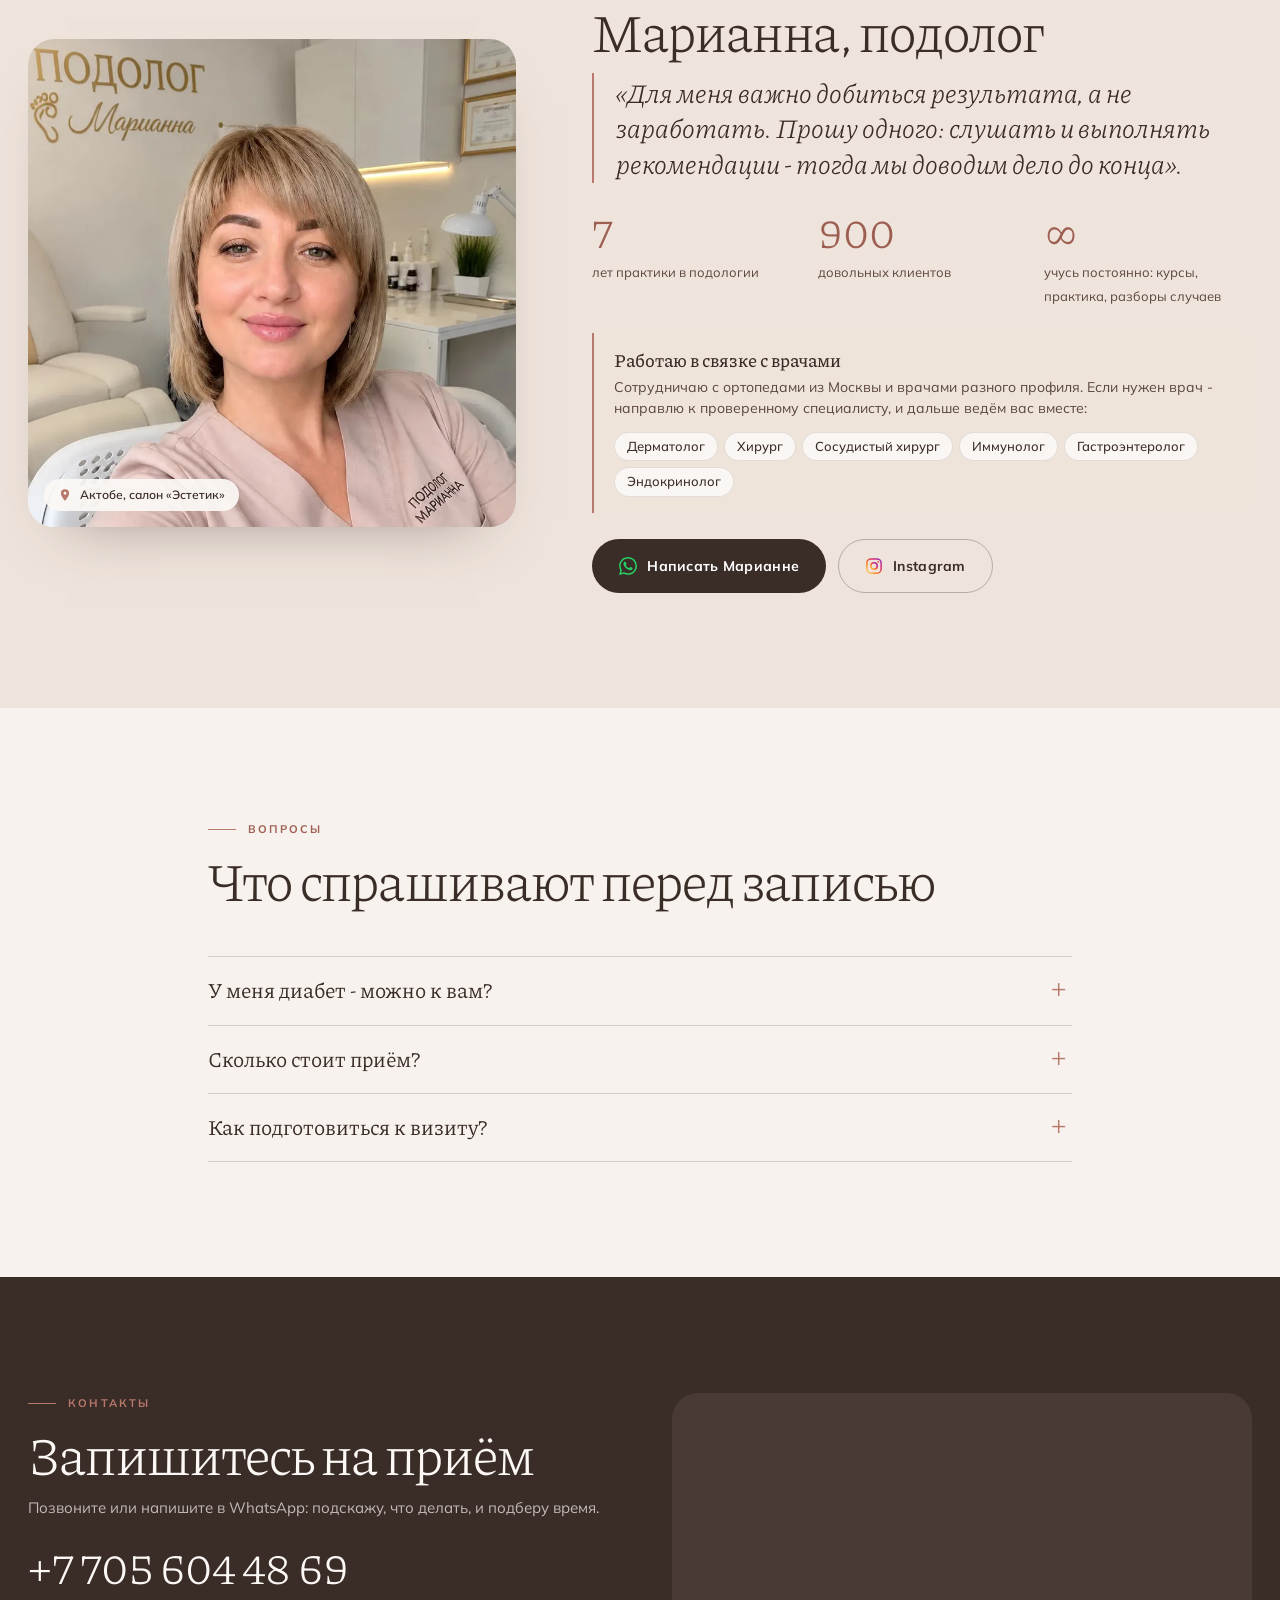
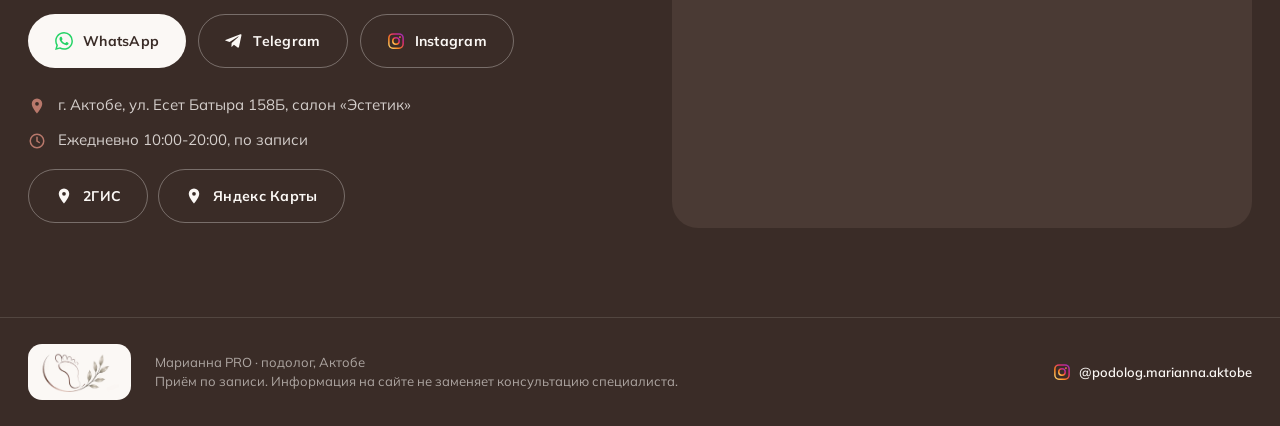
<file: diabeticheskaya-stopa/index.html>
<!DOCTYPE html>
<html lang="ru">
<head>
<meta charset="utf-8">
<meta name="viewport" content="width=device-width, initial-scale=1, viewport-fit=cover">
<title data-i-t="lp.di.title">Диабетическая стопа в Актобе - уход у подолога | Марианна PRO</title>
<meta name="description" data-i-c="lp.di.desc" content="Подолог Марианна, Актобе: осмотр и бережная обработка стоп при сахарном диабете, обувь и стельки вместе с ортопедом, направление к эндокринологу и сосудистому хирургу. Приём от 15 000 тг.">
<meta name="theme-color" content="#F7F2ED">
<!-- Google tag (gtag.js) - конверсии Google Ads, аккаунт AW-18484539507 -->
<script async src="https://www.googletagmanager.com/gtag/js?id=AW-18484539507"></script>
<script>
  window.dataLayer = window.dataLayer || [];
  function gtag(){dataLayer.push(arguments);}
  gtag('js', new Date());
  gtag('config', 'AW-18484539507');
  /* цели вешает script.js на клики: phone - tel:, contact - WhatsApp и Telegram */
  window.MP_CONV = {
    phone: 'AW-18484539507/tFtwCOCY5osdEPPgju5E',
    contact: 'AW-18484539507/r55fCP-H6osdEPPgju5E'
  };
</script>
<link rel="canonical" href="https://mariannapro.kz/diabeticheskaya-stopa/">
<meta property="og:type" content="website">
<meta property="og:locale" content="ru_RU">
<meta property="og:url" content="https://mariannapro.kz/diabeticheskaya-stopa/">
<meta property="og:site_name" content="Марианна PRO">
<meta property="og:title" data-i-c="lp.di.title" content="Диабетическая стопа в Актобе - уход у подолога | Марианна PRO">
<meta property="og:description" data-i-c="lp.di.desc" content="Подолог Марианна, Актобе: осмотр и бережная обработка стоп при сахарном диабете, обувь и стельки вместе с ортопедом, направление к эндокринологу и сосудистому хирургу. Приём от 15 000 тг.">
<meta property="og:image" content="https://mariannapro.kz/assets/og-image.jpg">
<meta property="og:image:width" content="1200">
<meta property="og:image:height" content="630">
<meta name="twitter:card" content="summary_large_image">
<link rel="icon" href="../favicon.ico" sizes="any">
<link rel="icon" type="image/png" sizes="32x32" href="../assets/icon-32.png">
<link rel="icon" type="image/png" sizes="16x16" href="../assets/icon-16.png">
<link rel="apple-touch-icon" href="../assets/apple-touch-icon.png">
<link rel="preconnect" href="https://fonts.googleapis.com">
<link rel="preconnect" href="https://fonts.gstatic.com" crossorigin>
<link rel="preload" as="image" href="../assets/hero.webp" fetchpriority="high">
<link href="https://fonts.googleapis.com/css2?family=Piazzolla:ital,wght@0,300;0,400;0,500;1,300;1,400&family=Mulish:wght@400;500;600;700&display=swap" rel="stylesheet">
<link rel="stylesheet" href="../styles.css?v=20260930-1">
<script type="application/ld+json">
[
 {
  "@context": "https://schema.org",
  "@type": "Service",
  "name": "Уход за стопами при диабете",
  "serviceType": "Уход за стопами при диабете",
  "areaServed": {
   "@type": "City",
   "name": "Актобе"
  },
  "url": "https://mariannapro.kz/diabeticheskaya-stopa/",
  "provider": {
   "@type": "MedicalBusiness",
   "name": "Марианна PRO - подолог в Актобе",
   "url": "https://mariannapro.kz/",
   "telephone": "+77056044869",
   "image": "https://mariannapro.kz/assets/og-image.jpg",
   "address": {
    "@type": "PostalAddress",
    "streetAddress": "ул. Есет Батыра 158Б, салон «Эстетик»",
    "addressLocality": "Актобе",
    "addressCountry": "KZ"
   }
  },
  "offers": {
   "@type": "Offer",
   "priceCurrency": "KZT",
   "price": "15000",
   "description": "Приём от 15 000 тг, точная стоимость после осмотра"
  }
 },
 {
  "@context": "https://schema.org",
  "@type": "BreadcrumbList",
  "itemListElement": [
   {
    "@type": "ListItem",
    "position": 1,
    "name": "Марианна PRO",
    "item": "https://mariannapro.kz/"
   },
   {
    "@type": "ListItem",
    "position": 2,
    "name": "Уход за стопами при диабете",
    "item": "https://mariannapro.kz/diabeticheskaya-stopa/"
   }
  ]
 },
 {
  "@context": "https://schema.org",
  "@type": "FAQPage",
  "mainEntity": [
   {
    "@type": "Question",
    "name": "У меня диабет - можно к вам?",
    "acceptedAnswer": {
     "@type": "Answer",
     "text": "Да, и откладывать не стоит: при диабете ранку, вросший ноготь или воспаление нужно обработать вовремя. Работаю бережно, при необходимости подключаю врача."
    }
   },
   {
    "@type": "Question",
    "name": "Сколько стоит приём?",
    "acceptedAnswer": {
     "@type": "Answer",
     "text": "От 15 000 тг. Точную стоимость называю после осмотра или бесплатной онлайн-консультации по фото."
    }
   },
   {
    "@type": "Question",
    "name": "Как подготовиться к визиту?",
    "acceptedAnswer": {
     "@type": "Answer",
     "text": "Ничего не срезайте сами и не распаривайте ноги. Возьмите удобную обувь, в которой пальцы не сдавлены."
    }
   }
  ]
 }
]
</script>
<script src="https://lead-bot.sultan-askarov-kz.workers.dev/t.js" data-site="mariannapro" defer></script>
</head>
<body>

<svg width="0" height="0" style="position:absolute" aria-hidden="true">
  <defs>
    <linearGradient id="ig-grad" x1="0" y1="1" x2="1" y2="0">
      <stop offset="0" stop-color="#FEDA75"/><stop offset=".35" stop-color="#FA7E1E"/><stop offset=".7" stop-color="#D62976"/><stop offset="1" stop-color="#962FBF"/>
    </linearGradient>
  </defs>
  <symbol id="ic-wa" viewBox="0 0 24 24"><path fill="currentColor" d="M17.472 14.382c-.297-.149-1.758-.867-2.03-.967-.273-.099-.471-.148-.67.15-.197.297-.767.966-.94 1.164-.173.199-.347.223-.644.075-.297-.15-1.255-.463-2.39-1.475-.883-.788-1.48-1.761-1.653-2.059-.173-.297-.018-.458.13-.606.134-.133.298-.347.446-.52.149-.174.198-.298.298-.497.099-.198.05-.371-.025-.52-.075-.149-.669-1.612-.916-2.207-.242-.579-.487-.5-.669-.51-.173-.008-.371-.01-.57-.01-.198 0-.52.074-.792.372-.272.297-1.04 1.016-1.04 2.479 0 1.462 1.065 2.875 1.213 3.074.149.198 2.096 3.2 5.077 4.487.709.306 1.262.489 1.694.625.712.227 1.36.195 1.871.118.571-.085 1.758-.719 2.006-1.413.248-.694.248-1.289.173-1.413-.074-.124-.272-.198-.57-.347m-5.421 7.403h-.004a9.87 9.87 0 0 1-5.031-1.378l-.361-.214-3.741.982.998-3.648-.235-.374a9.86 9.86 0 0 1-1.51-5.26c.001-5.45 4.436-9.884 9.888-9.884 2.64 0 5.122 1.03 6.988 2.898a9.825 9.825 0 0 1 2.893 6.994c-.003 5.45-4.437 9.884-9.885 9.884m8.413-18.297A11.815 11.815 0 0 0 12.05 0C5.495 0 .16 5.335.157 11.892c0 2.096.547 4.142 1.588 5.945L.057 24l6.305-1.654a11.882 11.882 0 0 0 5.683 1.448h.005c6.554 0 11.89-5.335 11.893-11.893a11.821 11.821 0 0 0-3.48-8.413Z"/></symbol>
  <symbol id="ic-ig" viewBox="0 0 24 24"><rect x="2.5" y="2.5" width="19" height="19" rx="5.5" fill="none" stroke="url(#ig-grad)" stroke-width="2"/><circle cx="12" cy="12" r="4.3" fill="none" stroke="url(#ig-grad)" stroke-width="2"/><circle cx="17.4" cy="6.6" r="1.3" fill="url(#ig-grad)"/></symbol>
  <symbol id="ic-tel" viewBox="0 0 24 24"><path fill="currentColor" d="M6.6 10.8c1.4 2.8 3.8 5.1 6.6 6.6l2.2-2.2c.3-.3.7-.4 1-.2 1.1.4 2.3.6 3.6.6.6 0 1 .4 1 1V20c0 .6-.4 1-1 1C10.6 21 3 13.4 3 4c0-.6.4-1 1-1h3.5c.6 0 1 .4 1 1 0 1.3.2 2.5.6 3.6.1.3 0 .7-.2 1L6.6 10.8z"/></symbol>
  <symbol id="ic-tg" viewBox="0 0 24 24"><path fill="currentColor" d="M21.9 4.6 18.7 19.8c-.2 1-.9 1.3-1.8.8l-5-3.7-2.4 2.3c-.3.3-.5.5-1 .5l.4-5.1 9.2-8.3c.4-.4-.1-.6-.6-.2L6.1 13.3 1.2 11.8c-1.1-.3-1.1-1.1.2-1.6L20.5 3c.9-.3 1.7.2 1.4 1.6z"/></symbol>
  <symbol id="ic-play" viewBox="0 0 24 24"><path fill="currentColor" d="M8 5.5v13l11-6.5z"/></symbol>
  <symbol id="ic-plus" viewBox="0 0 24 24"><path fill="none" stroke="currentColor" stroke-width="2" stroke-linecap="round" d="M12 5v14M5 12h14"/></symbol>
  <symbol id="ic-x" viewBox="0 0 24 24"><path fill="none" stroke="currentColor" stroke-width="2" stroke-linecap="round" d="M6 6l12 12M18 6 6 18"/></symbol>
  <symbol id="ic-chev" viewBox="0 0 24 24"><path fill="none" stroke="currentColor" stroke-width="2" stroke-linecap="round" stroke-linejoin="round" d="m9 5 7 7-7 7"/></symbol>
  <symbol id="ic-pin" viewBox="0 0 24 24"><path fill="currentColor" d="M12 2a7 7 0 0 0-7 7c0 5.2 7 13 7 13s7-7.8 7-13a7 7 0 0 0-7-7zm0 9.5A2.5 2.5 0 1 1 12 6.5a2.5 2.5 0 0 1 0 5z"/></symbol>
  <symbol id="ic-clock" viewBox="0 0 24 24"><path fill="none" stroke="currentColor" stroke-width="2" stroke-linecap="round" d="M12 7v5l3 2"/><circle cx="12" cy="12" r="9" fill="none" stroke="currentColor" stroke-width="2"/></symbol>
  <!-- плантограмма: контур стопы и изолинии давления - тихий фон секций -->
  <symbol id="sole" viewBox="0 0 220 470">
    <g fill="none" stroke="currentColor" stroke-width="1.4">
      <path d="M104 22c46 0 66 44 64 100-2 48-18 84-20 132-2 56 22 112 4 156-13 30-79 30-93 0-18-44 6-100 4-156-2-48-18-84-20-132C41 66 58 22 104 22z"/>
      <circle cx="46" cy="52" r="12"/><circle cx="70" cy="30" r="9"/><circle cx="90" cy="18" r="8"/><circle cx="110" cy="12" r="8"/><circle cx="132" cy="14" r="8"/>
      <ellipse cx="108" cy="130" rx="46" ry="34"/><ellipse cx="108" cy="130" rx="30" ry="22"/><ellipse cx="108" cy="130" rx="14" ry="10"/>
      <ellipse cx="102" cy="392" rx="38" ry="46"/><ellipse cx="102" cy="392" rx="24" ry="30"/><ellipse cx="102" cy="392" rx="10" ry="13"/>
      <ellipse cx="112" cy="46" rx="18" ry="14"/><ellipse cx="112" cy="46" rx="8" ry="6"/>
    </g>
  </symbol>
</svg>

<header class="hdr" id="hdr">
  <div class="hdr-in">
    <a class="logo" href="../" aria-label="Марианна PRO - на главную">
      <img src="../assets/logo.webp" width="823" height="204" alt="Марианна PRO - подология, педикюр, здоровье">
    </a>
    <nav class="nav" aria-label="Разделы">
      <a href="../#uslugi" data-i="nav.uslugi">Услуги</a>
      <a href="../#video" data-i="nav.video">Видео</a>
      <a href="#kak" data-i="nav.kak">Как проходит</a>
      <a href="#obo-mne" data-i="nav.obo">Обо мне</a>
      <a href="#kontakty" data-i="nav.kont">Контакты</a>
    </nav>
    <div class="hdr-right">
      <div class="lang" role="group" aria-label="Язык сайта">
        <button type="button" data-lang="ru" class="is-active" aria-pressed="true" lang="ru">RU</button>
        <button type="button" data-lang="kk" aria-pressed="false">KZ</button>
        <button type="button" data-lang="en" aria-pressed="false">EN</button>
      </div>
      <a class="ig-round" href="https://www.instagram.com/podolog.marianna.aktobe/" target="_blank" rel="noopener" aria-label="Instagram"><svg width="20" height="20"><use href="#ic-ig"/></svg></a>
      <a class="call" href="tel:+77056044869"><svg width="18" height="18"><use href="#ic-tel"/></svg><span>+7 705 604 48 69</span></a>
      <button class="burger" id="burger" type="button" aria-label="Меню" aria-expanded="false" aria-controls="mnav"><span></span><span></span><span></span></button>
    </div>
  </div>
</header>

<div class="mnav" id="mnav">
  <nav class="mnav-links" aria-label="Меню">
    <a href="../vrosshiy-nogot/" data-i="mn.vrosshiy">Вросший ноготь</a>
    <a href="../ortopedicheskie-stelki/" data-i="mn.stelki">Ортопедические стельки</a>
    <a href="../gribok-nogtey/" data-i="mn.gribok">Обработка при грибке</a>
    <a href="../#primer" data-i="mn.primer">Примеры работ</a>
    <a href="../borodavki/" data-i="mn.bor">Бородавки</a>
    <a href="#diabet" data-i="mn.diabet">Диабетическая стопа</a>
    <a href="../#raboty" data-i="mn.raboty">Фото работ</a>
    <a href="../#uslugi" data-i="mn.uslugi">Все услуги и цены</a>
    <a href="../#video" data-i="nav.video">Видео</a>
    <a href="#kak" data-i="nav.kak">Как проходит</a>
    <a href="#obo-mne" data-i="nav.obo">Обо мне</a>
    <a href="#kontakty" data-i="nav.kont">Контакты</a>
  </nav>
  <div class="mnav-foot">
    <a class="btn solid" href="tel:+77056044869"><svg width="18" height="18"><use href="#ic-tel"/></svg><span>+7 705 604 48 69</span></a>
    <a class="btn wa" href="https://wa.me/77056044869" data-wa="hero" target="_blank" rel="noopener"><svg width="18" height="18"><use href="#ic-wa"/></svg><span>WhatsApp</span></a>
    <a class="btn ghost" href="https://www.instagram.com/podolog.marianna.aktobe/" target="_blank" rel="noopener"><svg width="18" height="18"><use href="#ic-ig"/></svg><span>Instagram</span></a>
  </div>
</div>

<main>

<!-- ГЕРОЙ: фото в арке, изолинии отпечатка фоном вокруг -->
<div class="pw hero-pw" id="top">
  <section class="plate hero" id="hero">
    <div class="hero-ph"><img src="../assets/hero.webp" width="1365" height="1820" alt="Подолог Марианна за работой в кабинете, Актобе" fetchpriority="high" decoding="async"></div>
    <div class="iso" id="iso" aria-hidden="true"></div>
    <div class="hero-veil" aria-hidden="true"></div>
    <div class="wrap hero-in txt">
      <p class="kicker" data-i="lp.di.k">Актобе · подолог · диабетическая стопа</p>
      <h1 class="h1"><span class="big fit" data-i="lp.di.t1">Диабетическая стопа -</span><span class="sub" data-i="lp.di.t2">бережный уход</span></h1>
      <p class="lead" data-i="lp.di.lead">Осмотр, бережная обработка ногтей и кожи, обувь и стельки вместе с ортопедом. При необходимости направлю к эндокринологу или сосудистому хирургу. Приём от 15 000 тг.</p>
      <p class="hero-docs"><span class="hd-ic"><svg width="14" height="14"><use href="#ic-plus"/></svg></span><span><b data-i="h.docs1">Работаю в связке с врачами</b> <span data-i="h.docs2">дерматолог, хирург, эндокринолог и ортопеды из Москвы</span></span></p>
      <div class="btns">
        <a class="btn wa" href="https://wa.me/77056044869" data-wa="diabet" target="_blank" rel="noopener"><svg width="18" height="18"><use href="#ic-wa"/></svg><span data-i="h.b1">Записаться в WhatsApp</span></a>
        <a class="btn ghost" href="#kak"><span data-i="lp.b2.kak">Как проходит приём</span></a>
      </div>
      <a class="iglink" href="https://www.instagram.com/podolog.marianna.aktobe/" target="_blank" rel="noopener"><svg width="16" height="16"><use href="#ic-ig"/></svg><span data-i="h.ig">Работы и процесс в Instagram</span><i>→</i></a>
    </div>
    <div class="marq" aria-hidden="true"><div class="ticker" id="mq"></div></div>
  </section>
</div>


<!-- ПЛИТА 4: диабетическая стопа -->
<div class="pw" id="diabet">
  <section class="plate svc t-rose">
    <div class="wrap svc-in">
      <div class="txt">
        <p class="kicker" data-i="s4.k">Диабетическая стопа</p>
        <h2 class="h2" data-i="s4.t">Стопы при диабете не ждут</h2>
        <p class="lead" data-i="s4.l">Необработанная ранка, вросший ноготь или воспаление при сахарном диабете - риск серьёзных осложнений. В запущенных случаях инфекция доходит до гангрены и ампутации пальца.</p>
        <ul class="ticks">
          <li data-i="s4.b1">Регулярный осмотр стоп</li>
          <li data-i="s4.b2">Бережная обработка ногтей и кожи</li>
          <li data-i="s4.b3">Обувь и стельки вместе с ортопедом</li>
          <li data-i="s4.b4">Направлю к эндокринологу или сосудистому хирургу</li>
        </ul>
        <div class="btns">
          <a class="btn wa" href="https://wa.me/77056044869" data-wa="diabet" target="_blank" rel="noopener"><svg width="18" height="18"><use href="#ic-wa"/></svg><span data-i="s.book">Записаться</span></a>
          <span class="price"><b data-i="s.price">от 15 000 тг</b><small data-i="s.price2">точно - после осмотра</small></span>
        </div>
      </div>
      <div class="ph fr cvid">
        <img src="../assets/p-diabet.webp" width="800" height="600" alt="Ортопед примеряет ортопедическую обувь при диабетической стопе" loading="lazy" decoding="async">
        <video class="cloop" muted playsinline loop preload="none" data-loop="../assets/video/loop-diabet.mp4" aria-hidden="true"></video>
        <button class="vplay ph-play" type="button" data-video="../assets/video/diabet-obuv.mp4" data-title="v.c6"><svg width="18" height="18"><use href="#ic-play"/></svg><span data-i="s4.v">Смотреть видео</span></button>
      </div>
    </div>
  </section>
</div>


<!-- КАК ПРОХОДИТ -->
<section class="sec" id="kak">
  <svg class="bg-sole r" aria-hidden="true"><use href="#sole"/></svg>
  <div class="wrap">
    <div class="head rv">
      <p class="kicker" data-i="k.k">Как проходит</p>
      <h2 class="h2" data-i="k.t">Четыре шага до результата</h2>
      <p class="lead" data-i="k.l">Забота о стопах сегодня - вклад в здоровье опорно-двигательного аппарата на долгие годы.</p>
    </div>
    <ol class="steps">
      <li class="rv"><span class="num">01</span><b data-i="k.s1">Фото или звонок</b><span data-i="k.s1s">Пишете в WhatsApp, присылаете фото. Говорю, что делать и когда прийти.</span></li>
      <li class="rv"><span class="num">02</span><b data-i="k.s2">Осмотр и подоскоп</b><span data-i="k.s2s">Смотрю стопу, ноготь и распределение нагрузки. Объясняю причину.</span></li>
      <li class="rv"><span class="num">03</span><b data-i="k.s3">Процедура</b><span data-i="k.s3s">Поэтапно и бережно, стерильными инструментами. Обычно за один визит.</span></li>
      <li class="rv"><span class="num">04</span><b data-i="k.s4">Контроль и рекомендации</b><span data-i="k.s4s">Даю план ухода дома и назначаю контроль. Довожу до результата.</span></li>
    </ol>
  </div>
</section>


<!-- ОБО МНЕ -->
<section class="sec sand" id="obo-mne">
  <div class="wrap about">
    <div class="about-ph rv">
      <img src="../assets/marianna2.webp" width="820" height="820" alt="Подолог Марианна в своём кабинете" loading="lazy" decoding="async">
      <span class="about-tag"><svg width="14" height="14"><use href="#ic-pin"/></svg><span data-i="a.tag">Актобе, салон «Эстетик»</span></span>
    </div>
    <div class="about-txt">
      <div class="head rv">
        <p class="kicker" data-i="a.k">Обо мне</p>
        <h2 class="h2" data-i="a.t">Марианна, подолог</h2>
      </div>
      <blockquote class="quote rv" data-i="a.q">«Для меня важно добиться результата, а не заработать. Прошу одного: слушать и выполнять рекомендации - тогда мы доводим дело до конца».</blockquote>
      <ul class="facts rv">
        <li><b data-count="8">8</b><span data-i="a.f1">лет практики в подологии</span></li>
        <li><b data-count="1000" data-suffix="+">1000+</b><span data-i="a.f2">довольных клиентов</span></li>
        <li><b>∞</b><span data-i="a.f3">учусь постоянно: курсы, практика, разборы случаев</span></li>
      </ul>
      <div class="docs rv"><b data-i="a.d1">Работаю в связке с врачами</b><span data-i="a.d2">Сотрудничаю с ортопедами из Москвы и врачами разного профиля. Если нужен врач - направлю к проверенному специалисту, и дальше ведём вас вместе:</span>
        <ul class="docs-list">
          <li data-i="a.v1">Дерматолог</li><li data-i="a.v2">Хирург</li><li data-i="a.v3">Сосудистый хирург</li><li data-i="a.v4">Иммунолог</li><li data-i="a.v5">Гастроэнтеролог</li><li data-i="a.v6">Эндокринолог</li>
        </ul>
      </div>
      <div class="btns rv">
        <a class="btn wa" href="https://wa.me/77056044869" data-wa="hero" target="_blank" rel="noopener"><svg width="18" height="18"><use href="#ic-wa"/></svg><span data-i="a.b">Написать Марианне</span></a>
        <a class="btn ghost" href="https://www.instagram.com/podolog.marianna.aktobe/" target="_blank" rel="noopener"><svg width="18" height="18"><use href="#ic-ig"/></svg><span>Instagram</span></a>
      </div>
    </div>
  </div>
</section>


<!-- ВОПРОСЫ -->
<section class="sec" id="faq">
  <div class="wrap narrow">
    <div class="head rv">
      <p class="kicker" data-i="f.k">Вопросы</p>
      <h2 class="h2" data-i="f.t">Что спрашивают перед записью</h2>
    </div>
    <div class="faq rv">
      <details><summary data-i="f.q5">У меня диабет - можно к вам?</summary><p data-i="f.a5">Да, и откладывать не стоит: при диабете ранку, вросший ноготь или воспаление нужно обработать вовремя. Работаю бережно, при необходимости подключаю врача.</p></details>
      <details><summary data-i="f.q3">Сколько стоит приём?</summary><p data-i="f.a3">От 15 000 тг. Точную стоимость называю после осмотра или бесплатной онлайн-консультации по фото.</p></details>
      <details><summary data-i="f.q4">Как подготовиться к визиту?</summary><p data-i="f.a4">Ничего не срезайте сами и не распаривайте ноги. Возьмите удобную обувь, в которой пальцы не сдавлены.</p></details>
    </div>
  </div>
</section>


<!-- КОНТАКТЫ -->
<section class="sec kont" id="kontakty">
  <div class="wrap">
    <div class="kont-grid">
      <div class="kont-txt">
        <p class="kicker" data-i="c.k">Контакты</p>
        <h2 class="h2" data-i="c.t">Запишитесь на приём</h2>
        <p class="lead" data-i="c.l">Позвоните или напишите в WhatsApp: подскажу, что делать, и подберу время.</p>
        <a class="bigtel" href="tel:+77056044869">+7 705 604 48 69</a>
        <div class="btns">
          <a class="btn wa" href="https://wa.me/77056044869" data-wa="kontakty" target="_blank" rel="noopener"><svg width="18" height="18"><use href="#ic-wa"/></svg><span>WhatsApp</span></a>
          <a class="btn ghost" href="https://t.me/Mariannakovalenko1986" target="_blank" rel="noopener"><svg width="18" height="18"><use href="#ic-tg"/></svg><span>Telegram</span></a>
          <a class="btn ghost" href="https://www.instagram.com/podolog.marianna.aktobe/" target="_blank" rel="noopener"><svg width="18" height="18"><use href="#ic-ig"/></svg><span>Instagram</span></a>
        </div>
        <ul class="kont-list">
          <li><svg width="18" height="18"><use href="#ic-pin"/></svg><span data-i="c.addr">г. Актобе, ул. Есет Батыра 158Б, салон «Эстетик»</span></li>
          <li><svg width="18" height="18"><use href="#ic-clock"/></svg><span data-i="c.hours">Ежедневно 10:00-20:00, по записи</span></li>
        </ul>
        <div class="map-links">
          <a class="btn ghost" href="https://2gis.kz/aktobe/geo/70000001032155091" target="_blank" rel="noopener"><svg width="18" height="18"><use href="#ic-pin"/></svg><span>2ГИС</span></a>
          <a class="btn ghost" href="https://yandex.kz/maps/org/estetik/57534524420/" target="_blank" rel="noopener"><svg width="18" height="18"><use href="#ic-pin"/></svg><span data-i="c.yandex">Яндекс Карты</span></a>
        </div>
      </div>
      <div class="map" id="map">
        <iframe title="Карта: Актобе, ул. Есет Батыра 158Б, салон «Эстетик»" data-src="https://yandex.ru/map-widget/v1/?oid=57534524420&amp;ol=biz&amp;z=17" loading="lazy" referrerpolicy="no-referrer-when-downgrade" allowfullscreen></iframe>
      </div>
    </div>
  </div>
  <footer class="foot">
    <div class="wrap foot-in">
      <a class="foot-logo" href="../"><img src="../assets/mark.webp" width="360" height="183" alt="Марианна PRO"></a>
      <p class="foot-txt"><span data-i="ft.1">Марианна PRO · подолог, Актобе</span><br><span data-i="ft.2">Приём по записи. Информация на сайте не заменяет консультацию специалиста.</span></p>
      <a class="foot-ig" href="https://www.instagram.com/podolog.marianna.aktobe/" target="_blank" rel="noopener"><svg width="18" height="18"><use href="#ic-ig"/></svg><span>@podolog.marianna.aktobe</span></a>
    </div>
  </footer>
</section>

</main>

<!-- липкая панель на телефоне -->
<div class="bar" id="bar">
  <a class="bar-tel" href="tel:+77056044869"><svg width="18" height="18"><use href="#ic-tel"/></svg><span data-i="bar.tel">Позвонить</span></a>
  <a class="bar-wa" href="https://wa.me/77056044869" data-wa="hero" target="_blank" rel="noopener"><svg width="18" height="18"><use href="#ic-wa"/></svg><span>WhatsApp</span></a>
  <a class="bar-ig" href="https://www.instagram.com/podolog.marianna.aktobe/" target="_blank" rel="noopener" aria-label="Instagram"><svg width="20" height="20"><use href="#ic-ig"/></svg></a>
</div>

<!-- модальный плеер -->
<div class="vmodal" id="vmodal" role="dialog" aria-modal="true" aria-label="Видео">
  <div class="vm-back" data-vm-close></div>
  <div class="vm-box">
    <button class="vm-x" type="button" data-vm-close aria-label="Закрыть"><svg width="22" height="22"><use href="#ic-x"/></svg></button>
    <video id="vplayer" controls playsinline preload="metadata"></video>
    <p class="vm-cap" id="vm-cap"></p>
  </div>
</div>

<script src="../script.js?v=20260930-1"></script>
</body>
</html>
</file>
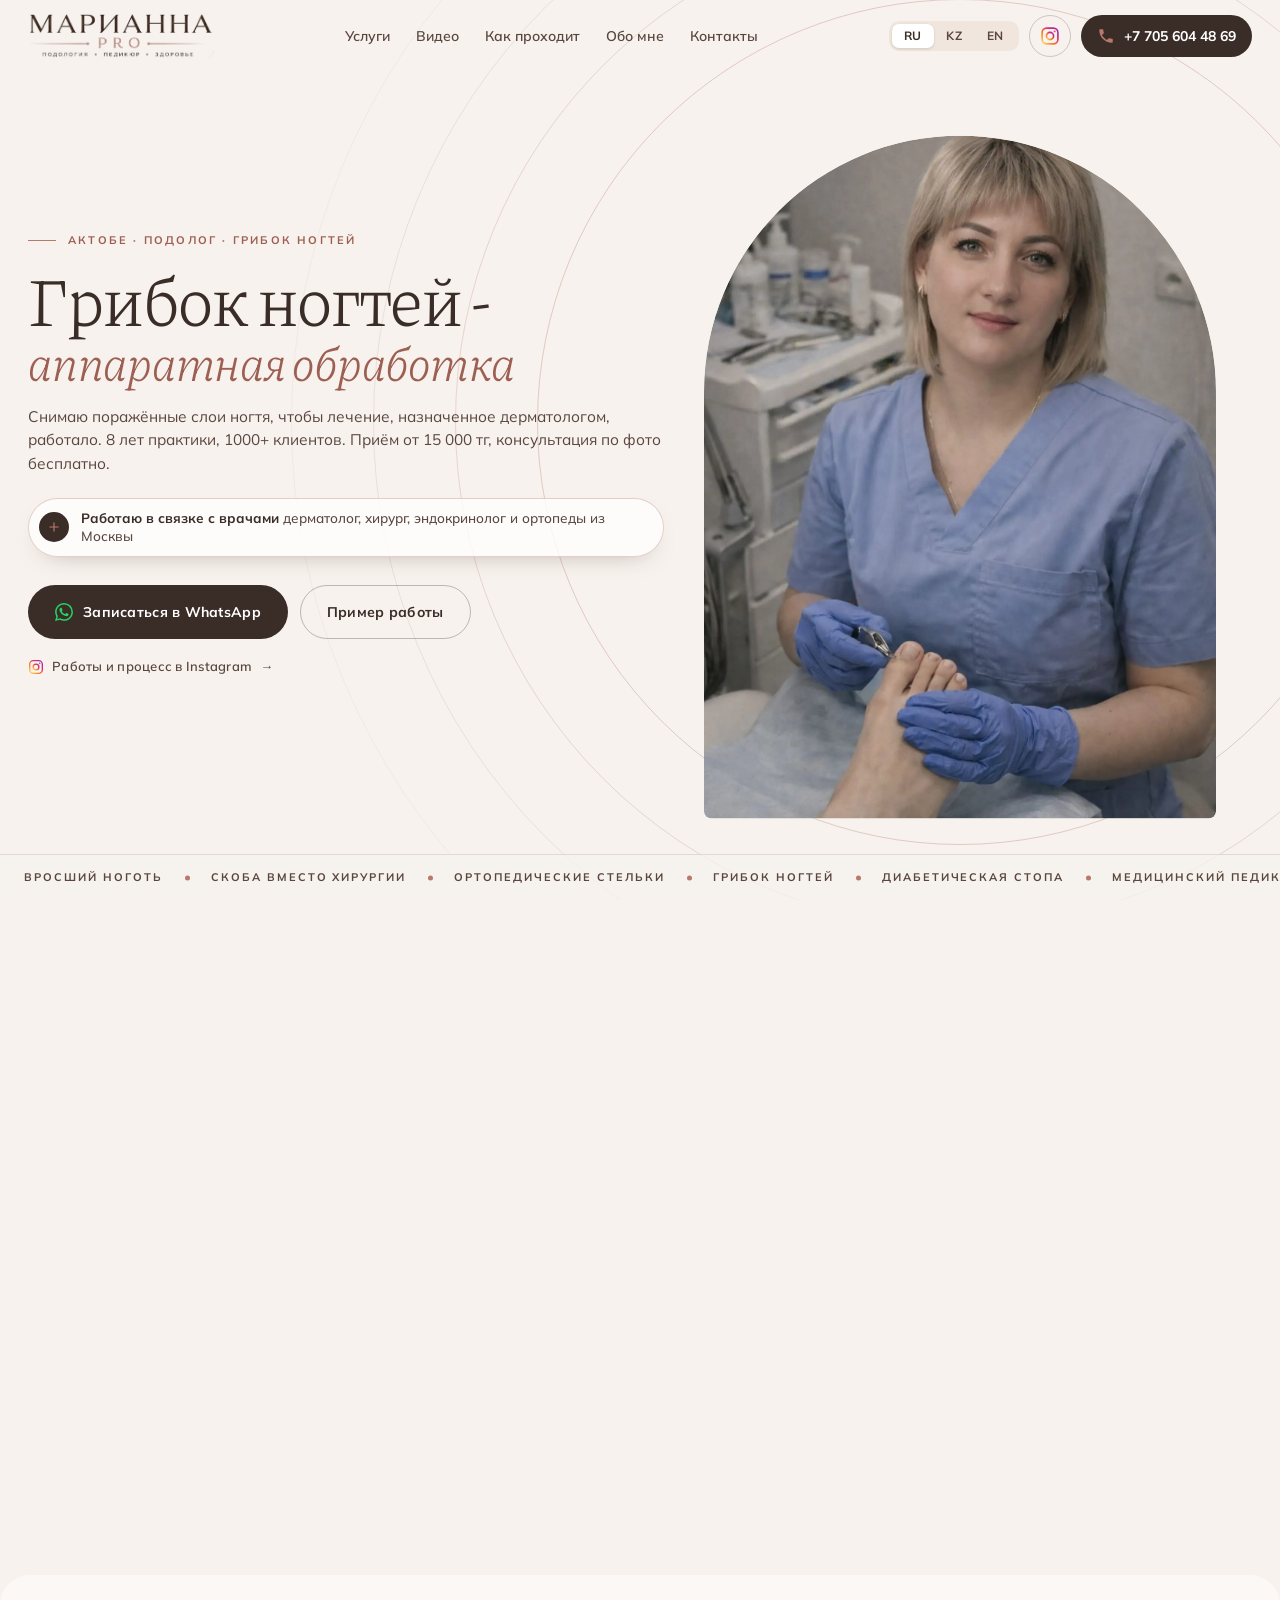
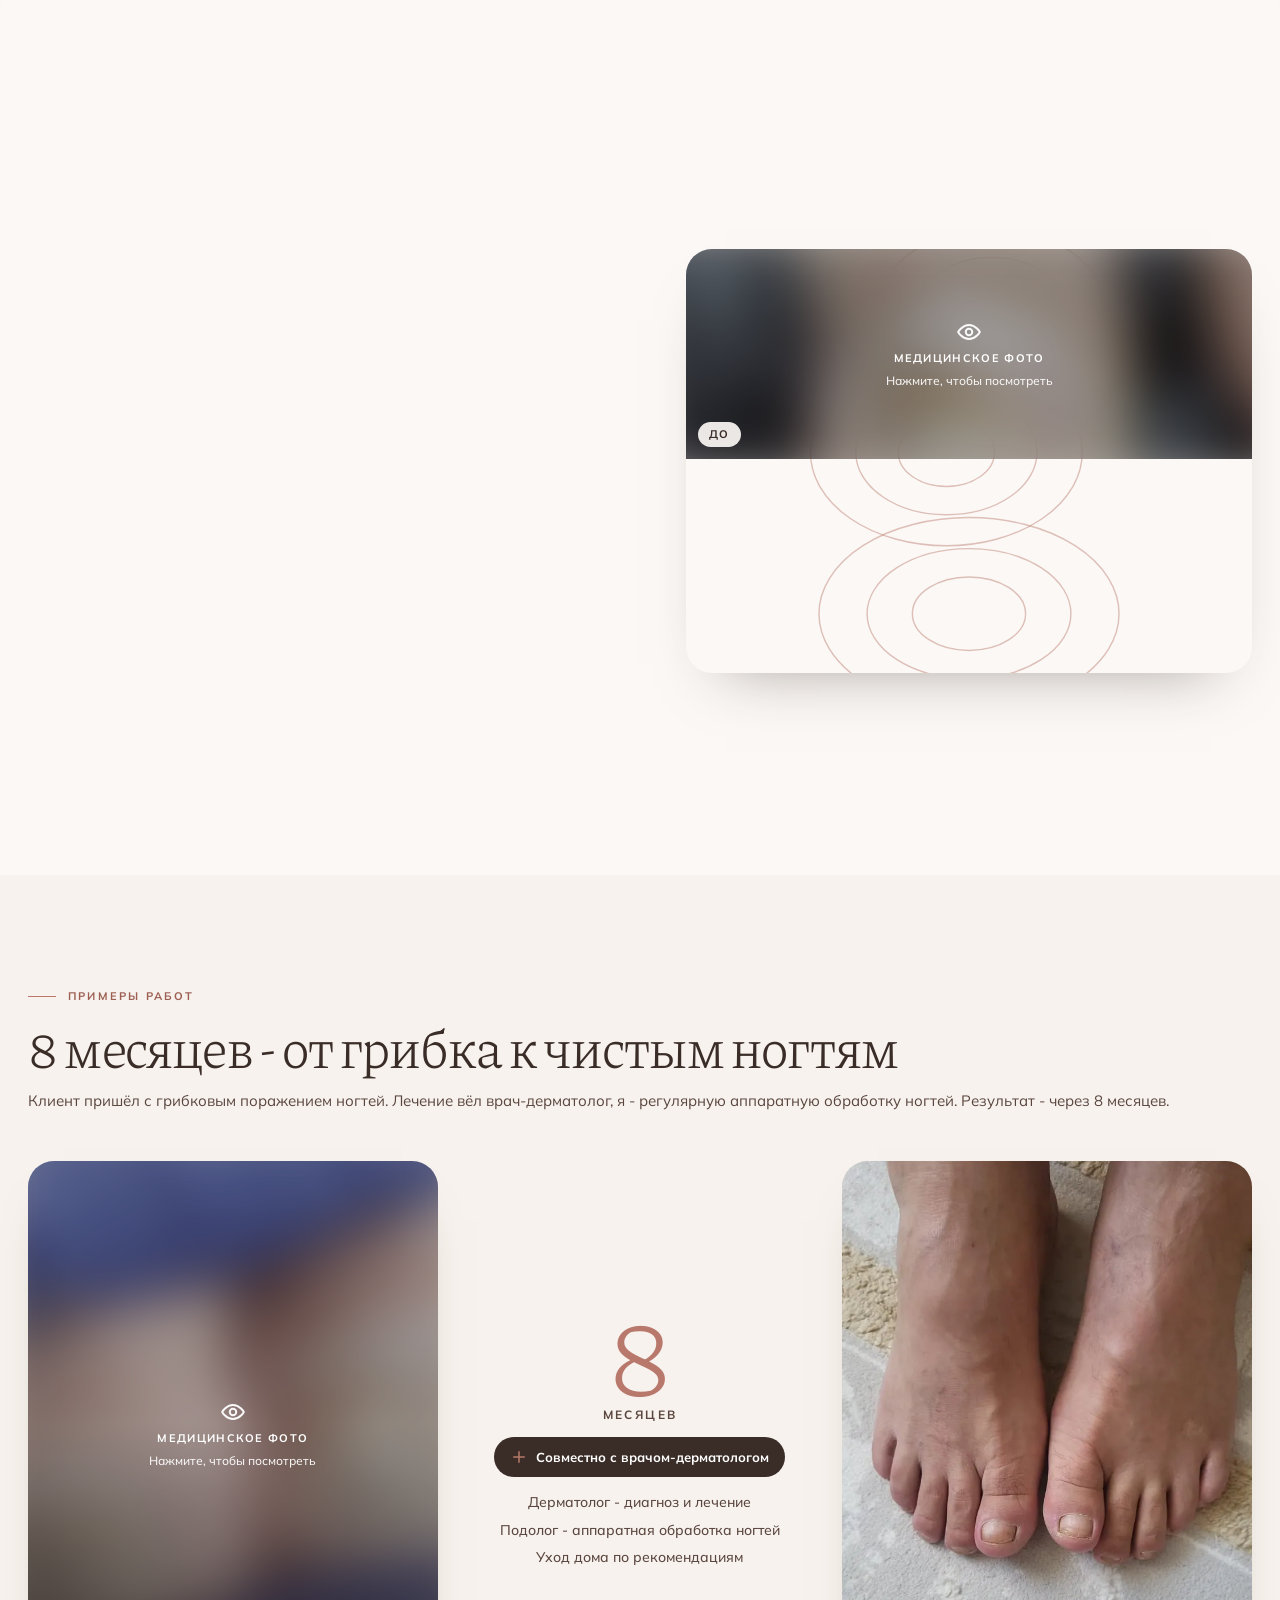
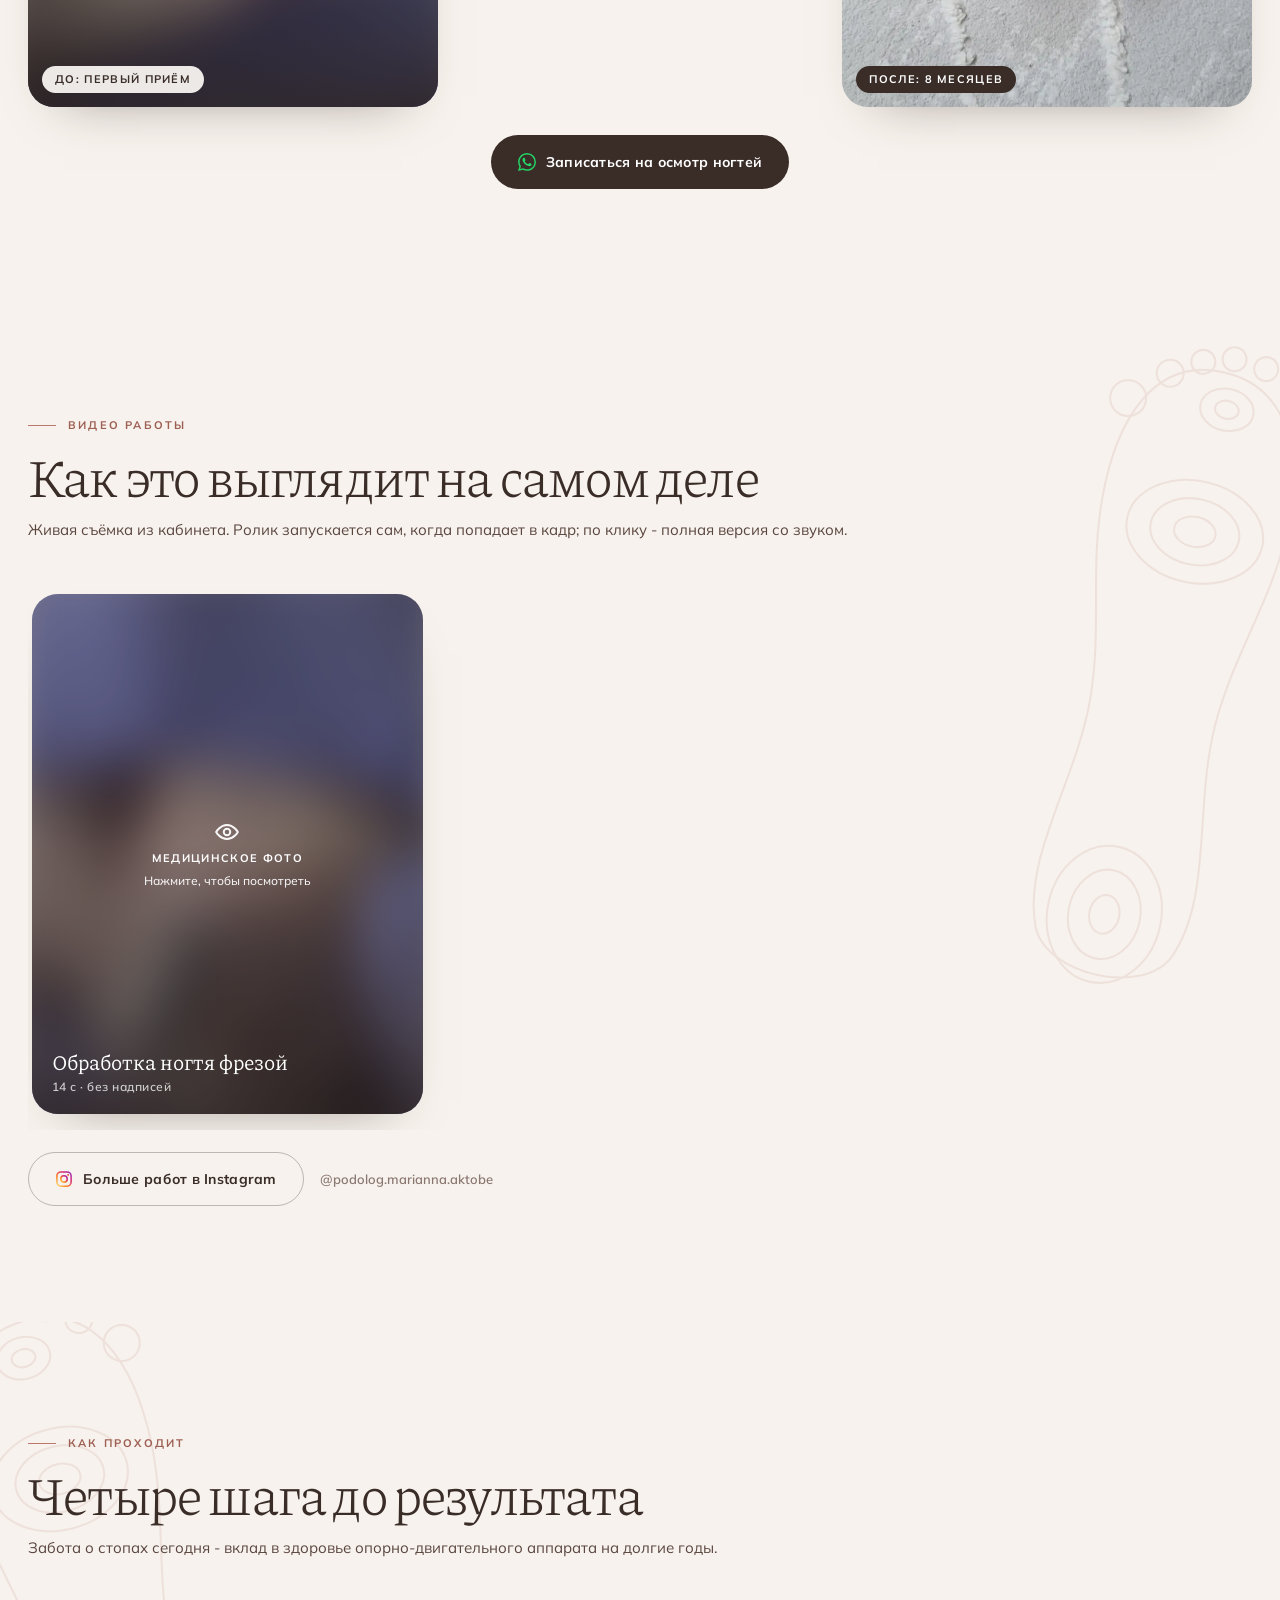
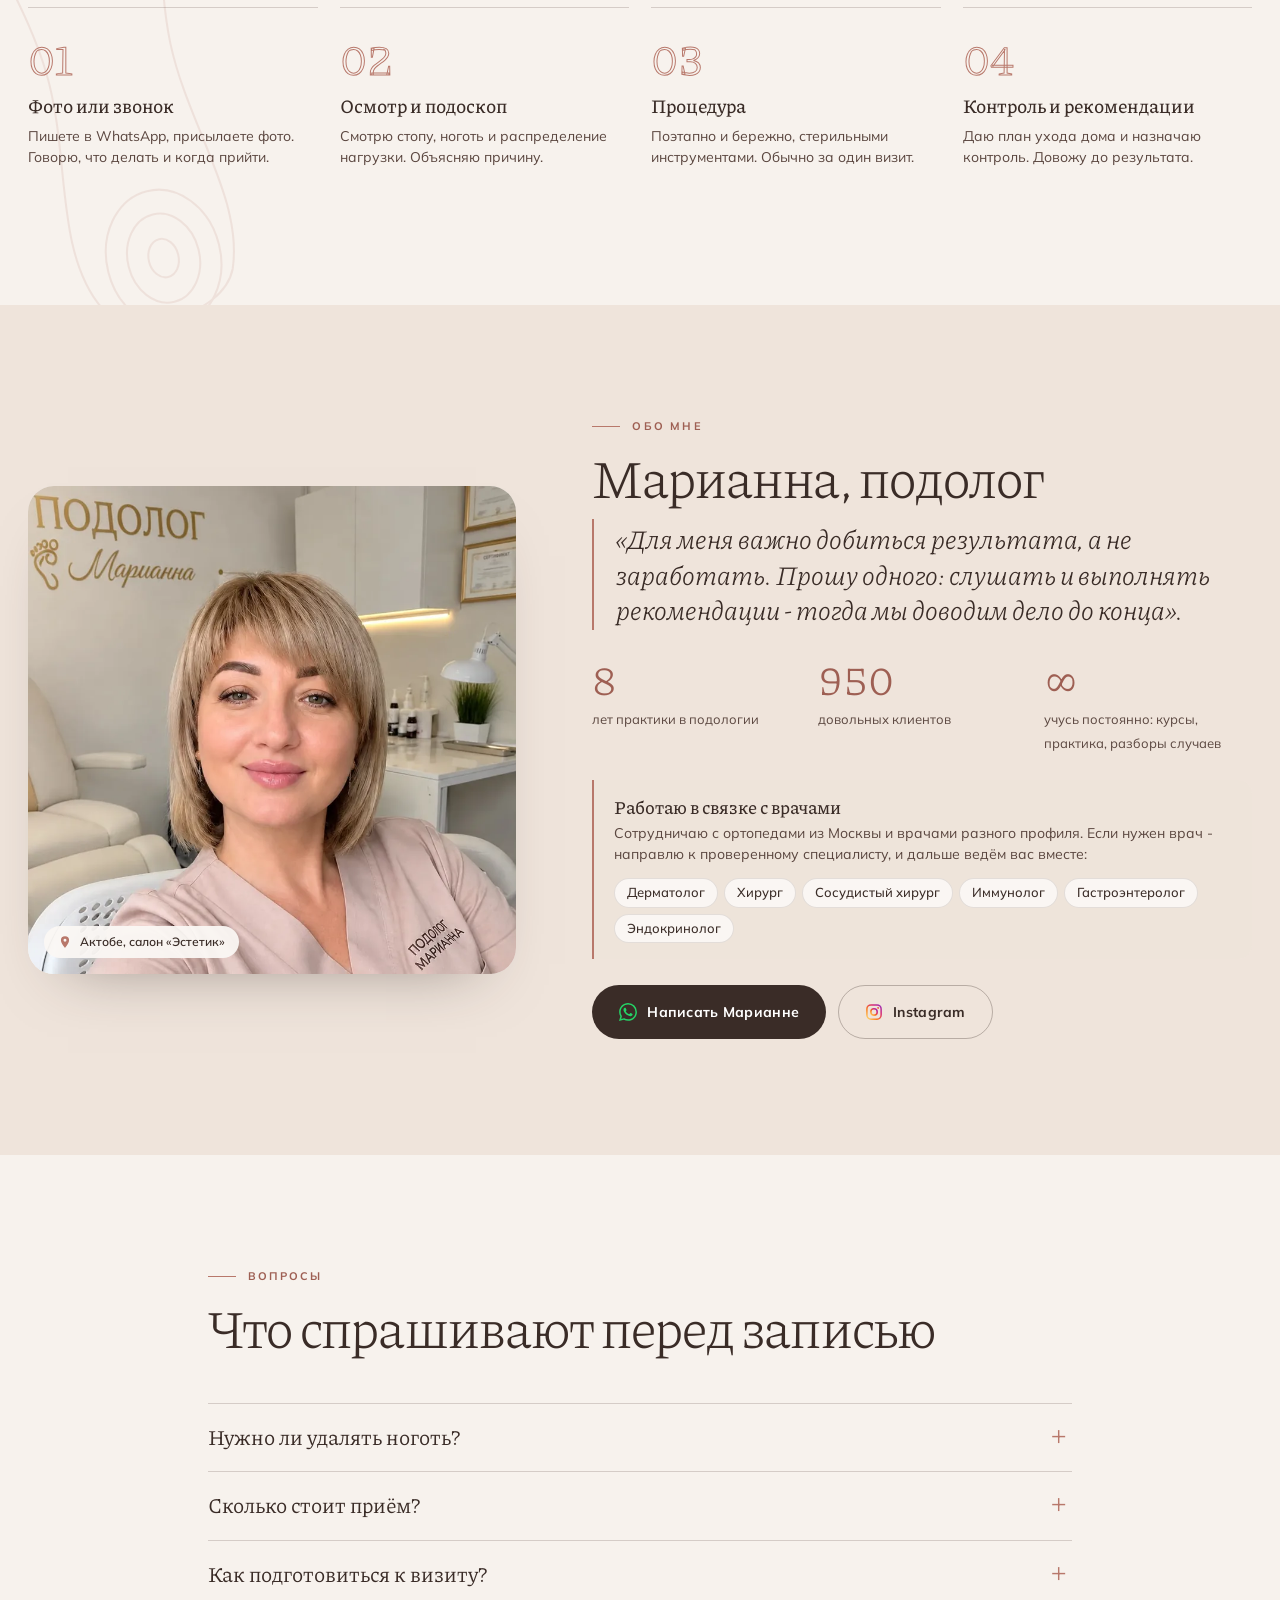
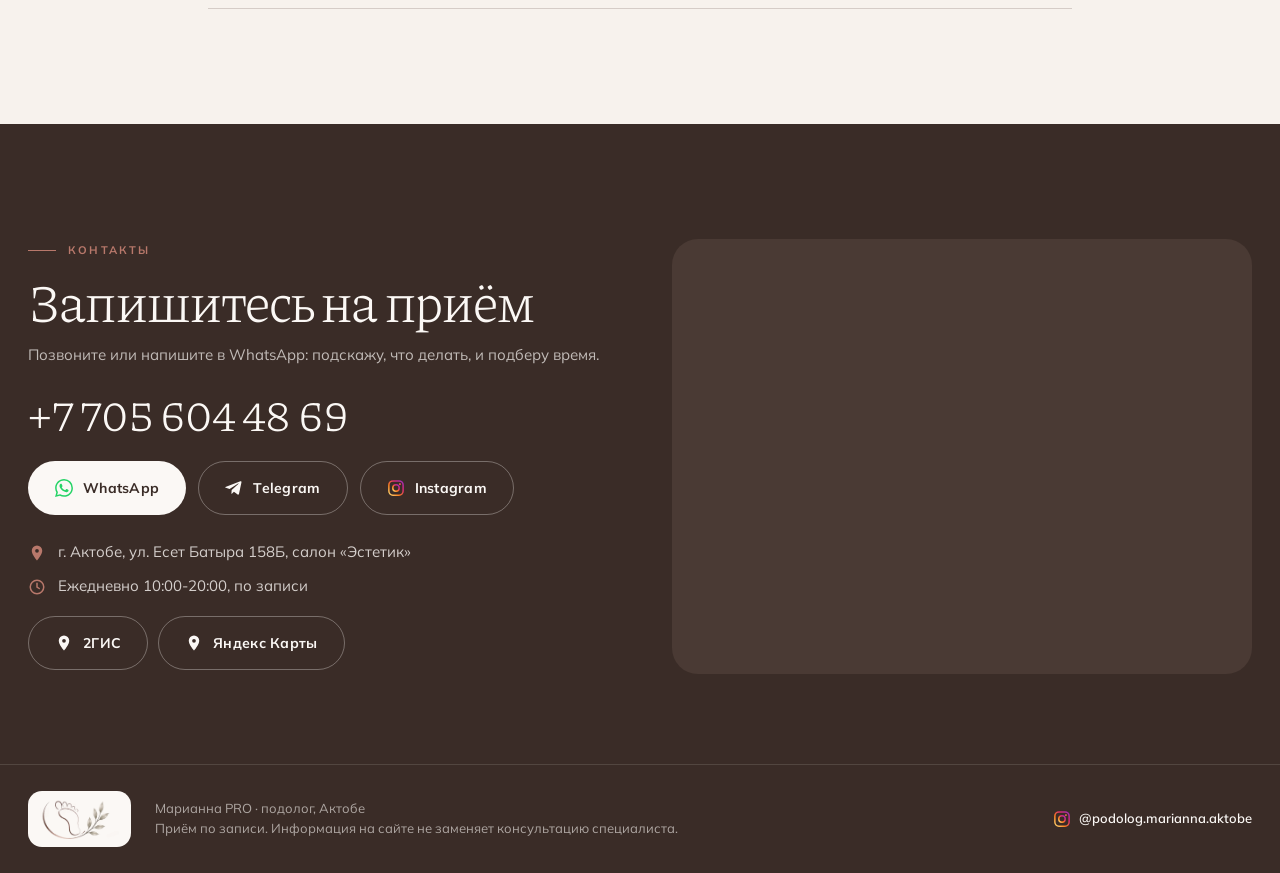
<file: gribok-nogtey/index.html>
<!DOCTYPE html>
<html lang="ru">
<head>
<meta charset="utf-8">
<meta name="viewport" content="width=device-width, initial-scale=1, viewport-fit=cover">
<title data-i-t="lp.gr.title">Грибок ногтей в Актобе - аппаратная обработка у подолога | Марианна PRO</title>
<meta name="description" data-i-c="lp.gr.desc" content="Подолог Марианна, Актобе: аппаратная обработка ногтей при грибке вместе с врачом-дерматологом. Стерильные инструменты, рекомендации по уходу. 8 лет практики. Приём от 15 000 тг.">
<meta name="theme-color" content="#F7F2ED">
<!-- Google tag (gtag.js) - конверсии Google Ads, аккаунт AW-18484539507 -->
<script async src="https://www.googletagmanager.com/gtag/js?id=AW-18484539507"></script>
<script>
  window.dataLayer = window.dataLayer || [];
  function gtag(){dataLayer.push(arguments);}
  gtag('js', new Date());
  gtag('config', 'AW-18484539507');
  /* цели вешает script.js на клики: phone - tel:, contact - WhatsApp и Telegram */
  window.MP_CONV = {
    phone: 'AW-18484539507/tFtwCOCY5osdEPPgju5E',
    contact: 'AW-18484539507/r55fCP-H6osdEPPgju5E'
  };
</script>
<link rel="canonical" href="https://mariannapro.kz/gribok-nogtey/">
<meta property="og:type" content="website">
<meta property="og:locale" content="ru_RU">
<meta property="og:url" content="https://mariannapro.kz/gribok-nogtey/">
<meta property="og:site_name" content="Марианна PRO">
<meta property="og:title" data-i-c="lp.gr.title" content="Грибок ногтей в Актобе - аппаратная обработка у подолога | Марианна PRO">
<meta property="og:description" data-i-c="lp.gr.desc" content="Подолог Марианна, Актобе: аппаратная обработка ногтей при грибке вместе с врачом-дерматологом. Стерильные инструменты, рекомендации по уходу. 8 лет практики. Приём от 15 000 тг.">
<meta property="og:image" content="https://mariannapro.kz/assets/og-image.jpg">
<meta property="og:image:width" content="1200">
<meta property="og:image:height" content="630">
<meta name="twitter:card" content="summary_large_image">
<link rel="icon" href="../favicon.ico" sizes="any">
<link rel="icon" type="image/png" sizes="32x32" href="../assets/icon-32.png">
<link rel="icon" type="image/png" sizes="16x16" href="../assets/icon-16.png">
<link rel="apple-touch-icon" href="../assets/apple-touch-icon.png">
<link rel="preconnect" href="https://fonts.googleapis.com">
<link rel="preconnect" href="https://fonts.gstatic.com" crossorigin>
<link rel="preload" as="image" href="../assets/hero.webp" fetchpriority="high">
<link href="https://fonts.googleapis.com/css2?family=Piazzolla:ital,wght@0,300;0,400;0,500;1,300;1,400&family=Mulish:wght@400;500;600;700&display=swap" rel="stylesheet">
<link rel="stylesheet" href="../styles.css?v=20260930-1">
<script type="application/ld+json">
[
 {
  "@context": "https://schema.org",
  "@type": "Service",
  "name": "Обработка ногтей при грибке",
  "serviceType": "Обработка ногтей при грибке",
  "areaServed": {
   "@type": "City",
   "name": "Актобе"
  },
  "url": "https://mariannapro.kz/gribok-nogtey/",
  "provider": {
   "@type": "MedicalBusiness",
   "name": "Марианна PRO - подолог в Актобе",
   "url": "https://mariannapro.kz/",
   "telephone": "+77056044869",
   "image": "https://mariannapro.kz/assets/og-image.jpg",
   "address": {
    "@type": "PostalAddress",
    "streetAddress": "ул. Есет Батыра 158Б, салон «Эстетик»",
    "addressLocality": "Актобе",
    "addressCountry": "KZ"
   }
  },
  "offers": {
   "@type": "Offer",
   "priceCurrency": "KZT",
   "price": "15000",
   "description": "Приём от 15 000 тг, точная стоимость после осмотра"
  }
 },
 {
  "@context": "https://schema.org",
  "@type": "BreadcrumbList",
  "itemListElement": [
   {
    "@type": "ListItem",
    "position": 1,
    "name": "Марианна PRO",
    "item": "https://mariannapro.kz/"
   },
   {
    "@type": "ListItem",
    "position": 2,
    "name": "Обработка ногтей при грибке",
    "item": "https://mariannapro.kz/gribok-nogtey/"
   }
  ]
 },
 {
  "@context": "https://schema.org",
  "@type": "FAQPage",
  "mainEntity": [
   {
    "@type": "Question",
    "name": "Нужно ли удалять ноготь?",
    "acceptedAnswer": {
     "@type": "Answer",
     "text": "В большинстве случаев нет: скоба и правильная обработка позволяют сохранить ноготь. Решение принимаю после осмотра."
    }
   },
   {
    "@type": "Question",
    "name": "Сколько стоит приём?",
    "acceptedAnswer": {
     "@type": "Answer",
     "text": "От 15 000 тг. Точную стоимость называю после осмотра или бесплатной онлайн-консультации по фото."
    }
   },
   {
    "@type": "Question",
    "name": "Как подготовиться к визиту?",
    "acceptedAnswer": {
     "@type": "Answer",
     "text": "Ничего не срезайте сами и не распаривайте ноги. Возьмите удобную обувь, в которой пальцы не сдавлены."
    }
   }
  ]
 }
]
</script>
<script src="https://lead-bot.sultan-askarov-kz.workers.dev/t.js" data-site="mariannapro" defer></script>
</head>
<body>

<svg width="0" height="0" style="position:absolute" aria-hidden="true">
  <defs>
    <linearGradient id="ig-grad" x1="0" y1="1" x2="1" y2="0">
      <stop offset="0" stop-color="#FEDA75"/><stop offset=".35" stop-color="#FA7E1E"/><stop offset=".7" stop-color="#D62976"/><stop offset="1" stop-color="#962FBF"/>
    </linearGradient>
  </defs>
  <symbol id="ic-wa" viewBox="0 0 24 24"><path fill="currentColor" d="M17.472 14.382c-.297-.149-1.758-.867-2.03-.967-.273-.099-.471-.148-.67.15-.197.297-.767.966-.94 1.164-.173.199-.347.223-.644.075-.297-.15-1.255-.463-2.39-1.475-.883-.788-1.48-1.761-1.653-2.059-.173-.297-.018-.458.13-.606.134-.133.298-.347.446-.52.149-.174.198-.298.298-.497.099-.198.05-.371-.025-.52-.075-.149-.669-1.612-.916-2.207-.242-.579-.487-.5-.669-.51-.173-.008-.371-.01-.57-.01-.198 0-.52.074-.792.372-.272.297-1.04 1.016-1.04 2.479 0 1.462 1.065 2.875 1.213 3.074.149.198 2.096 3.2 5.077 4.487.709.306 1.262.489 1.694.625.712.227 1.36.195 1.871.118.571-.085 1.758-.719 2.006-1.413.248-.694.248-1.289.173-1.413-.074-.124-.272-.198-.57-.347m-5.421 7.403h-.004a9.87 9.87 0 0 1-5.031-1.378l-.361-.214-3.741.982.998-3.648-.235-.374a9.86 9.86 0 0 1-1.51-5.26c.001-5.45 4.436-9.884 9.888-9.884 2.64 0 5.122 1.03 6.988 2.898a9.825 9.825 0 0 1 2.893 6.994c-.003 5.45-4.437 9.884-9.885 9.884m8.413-18.297A11.815 11.815 0 0 0 12.05 0C5.495 0 .16 5.335.157 11.892c0 2.096.547 4.142 1.588 5.945L.057 24l6.305-1.654a11.882 11.882 0 0 0 5.683 1.448h.005c6.554 0 11.89-5.335 11.893-11.893a11.821 11.821 0 0 0-3.48-8.413Z"/></symbol>
  <symbol id="ic-ig" viewBox="0 0 24 24"><rect x="2.5" y="2.5" width="19" height="19" rx="5.5" fill="none" stroke="url(#ig-grad)" stroke-width="2"/><circle cx="12" cy="12" r="4.3" fill="none" stroke="url(#ig-grad)" stroke-width="2"/><circle cx="17.4" cy="6.6" r="1.3" fill="url(#ig-grad)"/></symbol>
  <symbol id="ic-tel" viewBox="0 0 24 24"><path fill="currentColor" d="M6.6 10.8c1.4 2.8 3.8 5.1 6.6 6.6l2.2-2.2c.3-.3.7-.4 1-.2 1.1.4 2.3.6 3.6.6.6 0 1 .4 1 1V20c0 .6-.4 1-1 1C10.6 21 3 13.4 3 4c0-.6.4-1 1-1h3.5c.6 0 1 .4 1 1 0 1.3.2 2.5.6 3.6.1.3 0 .7-.2 1L6.6 10.8z"/></symbol>
  <symbol id="ic-tg" viewBox="0 0 24 24"><path fill="currentColor" d="M21.9 4.6 18.7 19.8c-.2 1-.9 1.3-1.8.8l-5-3.7-2.4 2.3c-.3.3-.5.5-1 .5l.4-5.1 9.2-8.3c.4-.4-.1-.6-.6-.2L6.1 13.3 1.2 11.8c-1.1-.3-1.1-1.1.2-1.6L20.5 3c.9-.3 1.7.2 1.4 1.6z"/></symbol>
  <symbol id="ic-play" viewBox="0 0 24 24"><path fill="currentColor" d="M8 5.5v13l11-6.5z"/></symbol>
  <symbol id="ic-plus" viewBox="0 0 24 24"><path fill="none" stroke="currentColor" stroke-width="2" stroke-linecap="round" d="M12 5v14M5 12h14"/></symbol>
  <symbol id="ic-x" viewBox="0 0 24 24"><path fill="none" stroke="currentColor" stroke-width="2" stroke-linecap="round" d="M6 6l12 12M18 6 6 18"/></symbol>
  <symbol id="ic-chev" viewBox="0 0 24 24"><path fill="none" stroke="currentColor" stroke-width="2" stroke-linecap="round" stroke-linejoin="round" d="m9 5 7 7-7 7"/></symbol>
  <symbol id="ic-pin" viewBox="0 0 24 24"><path fill="currentColor" d="M12 2a7 7 0 0 0-7 7c0 5.2 7 13 7 13s7-7.8 7-13a7 7 0 0 0-7-7zm0 9.5A2.5 2.5 0 1 1 12 6.5a2.5 2.5 0 0 1 0 5z"/></symbol>
  <symbol id="ic-clock" viewBox="0 0 24 24"><path fill="none" stroke="currentColor" stroke-width="2" stroke-linecap="round" d="M12 7v5l3 2"/><circle cx="12" cy="12" r="9" fill="none" stroke="currentColor" stroke-width="2"/></symbol>
  <!-- плантограмма: контур стопы и изолинии давления - тихий фон секций -->
  <symbol id="sole" viewBox="0 0 220 470">
    <g fill="none" stroke="currentColor" stroke-width="1.4">
      <path d="M104 22c46 0 66 44 64 100-2 48-18 84-20 132-2 56 22 112 4 156-13 30-79 30-93 0-18-44 6-100 4-156-2-48-18-84-20-132C41 66 58 22 104 22z"/>
      <circle cx="46" cy="52" r="12"/><circle cx="70" cy="30" r="9"/><circle cx="90" cy="18" r="8"/><circle cx="110" cy="12" r="8"/><circle cx="132" cy="14" r="8"/>
      <ellipse cx="108" cy="130" rx="46" ry="34"/><ellipse cx="108" cy="130" rx="30" ry="22"/><ellipse cx="108" cy="130" rx="14" ry="10"/>
      <ellipse cx="102" cy="392" rx="38" ry="46"/><ellipse cx="102" cy="392" rx="24" ry="30"/><ellipse cx="102" cy="392" rx="10" ry="13"/>
      <ellipse cx="112" cy="46" rx="18" ry="14"/><ellipse cx="112" cy="46" rx="8" ry="6"/>
    </g>
  </symbol>
</svg>

<header class="hdr" id="hdr">
  <div class="hdr-in">
    <a class="logo" href="../" aria-label="Марианна PRO - на главную">
      <img src="../assets/logo.webp" width="823" height="204" alt="Марианна PRO - подология, педикюр, здоровье">
    </a>
    <nav class="nav" aria-label="Разделы">
      <a href="../#uslugi" data-i="nav.uslugi">Услуги</a>
      <a href="#video" data-i="nav.video">Видео</a>
      <a href="#kak" data-i="nav.kak">Как проходит</a>
      <a href="#obo-mne" data-i="nav.obo">Обо мне</a>
      <a href="#kontakty" data-i="nav.kont">Контакты</a>
    </nav>
    <div class="hdr-right">
      <div class="lang" role="group" aria-label="Язык сайта">
        <button type="button" data-lang="ru" class="is-active" aria-pressed="true" lang="ru">RU</button>
        <button type="button" data-lang="kk" aria-pressed="false">KZ</button>
        <button type="button" data-lang="en" aria-pressed="false">EN</button>
      </div>
      <a class="ig-round" href="https://www.instagram.com/podolog.marianna.aktobe/" target="_blank" rel="noopener" aria-label="Instagram"><svg width="20" height="20"><use href="#ic-ig"/></svg></a>
      <a class="call" href="tel:+77056044869"><svg width="18" height="18"><use href="#ic-tel"/></svg><span>+7 705 604 48 69</span></a>
      <button class="burger" id="burger" type="button" aria-label="Меню" aria-expanded="false" aria-controls="mnav"><span></span><span></span><span></span></button>
    </div>
  </div>
</header>

<div class="mnav" id="mnav">
  <nav class="mnav-links" aria-label="Меню">
    <a href="../vrosshiy-nogot/" data-i="mn.vrosshiy">Вросший ноготь</a>
    <a href="../ortopedicheskie-stelki/" data-i="mn.stelki">Ортопедические стельки</a>
    <a href="#gribok" data-i="mn.gribok">Обработка при грибке</a>
    <a href="#primer" data-i="mn.primer">Примеры работ</a>
    <a href="../borodavki/" data-i="mn.bor">Бородавки</a>
    <a href="../diabeticheskaya-stopa/" data-i="mn.diabet">Диабетическая стопа</a>
    <a href="../#raboty" data-i="mn.raboty">Фото работ</a>
    <a href="../#uslugi" data-i="mn.uslugi">Все услуги и цены</a>
    <a href="#video" data-i="nav.video">Видео</a>
    <a href="#kak" data-i="nav.kak">Как проходит</a>
    <a href="#obo-mne" data-i="nav.obo">Обо мне</a>
    <a href="#kontakty" data-i="nav.kont">Контакты</a>
  </nav>
  <div class="mnav-foot">
    <a class="btn solid" href="tel:+77056044869"><svg width="18" height="18"><use href="#ic-tel"/></svg><span>+7 705 604 48 69</span></a>
    <a class="btn wa" href="https://wa.me/77056044869" data-wa="hero" target="_blank" rel="noopener"><svg width="18" height="18"><use href="#ic-wa"/></svg><span>WhatsApp</span></a>
    <a class="btn ghost" href="https://www.instagram.com/podolog.marianna.aktobe/" target="_blank" rel="noopener"><svg width="18" height="18"><use href="#ic-ig"/></svg><span>Instagram</span></a>
  </div>
</div>

<main>

<!-- ГЕРОЙ: фото в арке, изолинии отпечатка фоном вокруг -->
<div class="pw hero-pw" id="top">
  <section class="plate hero" id="hero">
    <div class="hero-ph"><img src="../assets/hero.webp" width="1365" height="1820" alt="Подолог Марианна за работой в кабинете, Актобе" fetchpriority="high" decoding="async"></div>
    <div class="iso" id="iso" aria-hidden="true"></div>
    <div class="hero-veil" aria-hidden="true"></div>
    <div class="wrap hero-in txt">
      <p class="kicker" data-i="lp.gr.k">Актобе · подолог · грибок ногтей</p>
      <h1 class="h1"><span class="big fit" data-i="lp.gr.t1">Грибок ногтей -</span><span class="sub" data-i="lp.gr.t2">аппаратная обработка</span></h1>
      <p class="lead" data-i="lp.gr.lead">Снимаю поражённые слои ногтя, чтобы лечение, назначенное дерматологом, работало. 8 лет практики, 1000+ клиентов. Приём от 15 000 тг, консультация по фото бесплатно.</p>
      <p class="hero-docs"><span class="hd-ic"><svg width="14" height="14"><use href="#ic-plus"/></svg></span><span><b data-i="h.docs1">Работаю в связке с врачами</b> <span data-i="h.docs2">дерматолог, хирург, эндокринолог и ортопеды из Москвы</span></span></p>
      <div class="btns">
        <a class="btn wa" href="https://wa.me/77056044869" data-wa="gribok" target="_blank" rel="noopener"><svg width="18" height="18"><use href="#ic-wa"/></svg><span data-i="h.b1">Записаться в WhatsApp</span></a>
        <a class="btn ghost" href="#primer"><span data-i="lp.b2.primer">Пример работы</span></a>
      </div>
      <a class="iglink" href="https://www.instagram.com/podolog.marianna.aktobe/" target="_blank" rel="noopener"><svg width="16" height="16"><use href="#ic-ig"/></svg><span data-i="h.ig">Работы и процесс в Instagram</span><i>→</i></a>
    </div>
    <div class="marq" aria-hidden="true"><div class="ticker" id="mq"></div></div>
  </section>
</div>


<!-- ПЛИТА 3: ногти при грибке -->
<div class="pw" id="gribok">
  <section class="plate svc t-cream">
    <div class="wrap svc-in">
      <div class="txt">
        <p class="kicker" data-i="s3.k">Ногти, поражённые грибком</p>
        <h2 class="h2" data-i="s3.t">Аппаратная зачистка ногтей</h2>
        <p class="lead" data-i="s3.l">Снимаю поражённые слои фрезой: ноготь становится тоньше и ровнее, а средства, назначенные врачом, начинают работать.</p>
        <ul class="ticks">
          <li data-i="s3.b1">Стерильные одноразовые инструменты</li>
          <li data-i="s3.b2">Бережно, без повреждения кожи</li>
          <li data-i="s3.b3">Рекомендации по уходу дома</li>
        </ul>
        <div class="btns">
          <a class="btn wa" href="https://wa.me/77056044869" data-wa="gribok" target="_blank" rel="noopener"><svg width="18" height="18"><use href="#ic-wa"/></svg><span data-i="s.book">Записаться</span></a>
          <span class="price"><b data-i="s.price">от 15 000 тг</b><small data-i="s.price2">точно - после осмотра</small></span>
        </div>
      </div>
      <div class="ph fr ba bv">
        <figure class="ba-i sens"><img src="../assets/bh-gr-do.webp" width="1000" height="375" alt="Ноготь, поражённый грибком, до обработки" loading="lazy" decoding="async"><figcaption data-i="ba.do">До</figcaption></figure>
        <figure class="ba-i ba-after"><img src="../assets/bh-gr-posle.webp" width="1000" height="375" alt="Тот же ноготь после обработки: чистый и ровный" loading="lazy" decoding="async"><figcaption data-i="ba.posle">После</figcaption></figure>
      </div>
    </div>
  </section>
</div>


<!-- ПРИМЕР РАБОТЫ: грибок, 8 месяцев с дерматологом -->
<section class="sec case" id="primer">
  <div class="wrap">
    <div class="head rv">
      <p class="kicker" data-i="pr.k">Примеры работ</p>
      <h2 class="h2" data-i="pr.t">8 месяцев - от грибка к чистым ногтям</h2>
      <p class="lead" data-i="pr.l">Клиент пришёл с грибковым поражением ногтей. Лечение вёл врач-дерматолог, я - регулярную аппаратную обработку ногтей. Результат - через 8 месяцев.</p>
    </div>
    <div class="case-grid">
      <div class="case-col rv">
        <button class="vcard vplay case-card sens" type="button" data-video="../assets/video/gribok-do-posle.mp4" data-title="pr.do">
          <img src="../assets/k-gribok-do.webp" width="540" height="720" alt="Ногти, поражённые грибком, на первом приёме" loading="lazy" decoding="async">
          <video class="loop" muted playsinline loop preload="none" data-loop="../assets/video/loop-gribok.mp4" aria-hidden="true"></video>
          <span class="case-tag" data-i="pr.do">До: первый приём</span>
          <span class="vplay-ic"><svg width="22" height="22"><use href="#ic-play"/></svg></span>
        </button>
      </div>
      <div class="case-mid rv">
        <span class="case-months"><b>8</b><span data-i="pr.m">месяцев</span></span>
        <span class="case-derm"><svg width="18" height="18"><use href="#ic-plus"/></svg><span data-i="pr.derm">Совместно с врачом-дерматологом</span></span>
        <ul class="case-steps">
          <li data-i="pr.s1">Дерматолог - диагноз и лечение</li>
          <li data-i="pr.s2">Подолог - аппаратная обработка ногтей</li>
          <li data-i="pr.s3">Уход дома по рекомендациям</li>
        </ul>
      </div>
      <div class="case-col rv">
        <figure class="case-card case-after">
          <img src="../assets/k-gribok-posle.webp" width="720" height="960" alt="Те же ногти через 8 месяцев: чистые и ровные" loading="lazy" decoding="async">
          <figcaption class="case-tag dark" data-i="pr.posle">После: 8 месяцев</figcaption>
        </figure>
      </div>
    </div>
    <div class="btns rv case-btns">
      <a class="btn wa" href="https://wa.me/77056044869" data-wa="gribok" target="_blank" rel="noopener"><svg width="18" height="18"><use href="#ic-wa"/></svg><span data-i="pr.b">Записаться на осмотр ногтей</span></a>
    </div>
  </div>
</section>


<!-- ВИДЕО РАБОТЫ -->
<section class="sec" id="video">
  <svg class="bg-sole" aria-hidden="true"><use href="#sole"/></svg>
  <div class="wrap">
    <div class="head rv">
      <p class="kicker" data-i="v.k">Видео работы</p>
      <h2 class="h2" data-i="v.t">Как это выглядит на самом деле</h2>
      <p class="lead" data-i="v.l">Живая съёмка из кабинета. Ролик запускается сам, когда попадает в кадр; по клику - полная версия со звуком.</p>
    </div>
    <div class="track-wrap rv">
      <button class="arr prev" type="button" data-prev="#vtrack" aria-label="Назад"><svg width="20" height="20"><use href="#ic-chev"/></svg></button>
      <button class="arr next" type="button" data-next="#vtrack" aria-label="Вперёд"><svg width="20" height="20"><use href="#ic-chev"/></svg></button>
      <ul class="track vtrack" id="vtrack" tabindex="0">
        <li>
          <button class="vcard vplay sens" type="button" data-video="../assets/video/freza.mp4" data-title="v.c1">
            <img src="../assets/v-freza.webp" width="480" height="640" alt="Обработка ногтя фрезой" loading="lazy" decoding="async">
            <video class="loop" muted playsinline loop preload="none" data-loop="../assets/video/loop-freza.mp4" aria-hidden="true"></video>
            <span class="vcap"><b data-i="v.c1">Обработка ногтя фрезой</b><small data-i="v.c1s">14 с · без надписей</small></span>
            <span class="vplay-ic"><svg width="22" height="22"><use href="#ic-play"/></svg></span>
          </button>
        </li>
      </ul>
    </div>
    <div class="igrow rv">
      <a class="btn ghost" href="https://www.instagram.com/podolog.marianna.aktobe/" target="_blank" rel="noopener"><svg width="18" height="18"><use href="#ic-ig"/></svg><span data-i="v.ig">Больше работ в Instagram</span></a>
      <span class="nick">@podolog.marianna.aktobe</span>
    </div>
  </div>
</section>


<!-- КАК ПРОХОДИТ -->
<section class="sec" id="kak">
  <svg class="bg-sole r" aria-hidden="true"><use href="#sole"/></svg>
  <div class="wrap">
    <div class="head rv">
      <p class="kicker" data-i="k.k">Как проходит</p>
      <h2 class="h2" data-i="k.t">Четыре шага до результата</h2>
      <p class="lead" data-i="k.l">Забота о стопах сегодня - вклад в здоровье опорно-двигательного аппарата на долгие годы.</p>
    </div>
    <ol class="steps">
      <li class="rv"><span class="num">01</span><b data-i="k.s1">Фото или звонок</b><span data-i="k.s1s">Пишете в WhatsApp, присылаете фото. Говорю, что делать и когда прийти.</span></li>
      <li class="rv"><span class="num">02</span><b data-i="k.s2">Осмотр и подоскоп</b><span data-i="k.s2s">Смотрю стопу, ноготь и распределение нагрузки. Объясняю причину.</span></li>
      <li class="rv"><span class="num">03</span><b data-i="k.s3">Процедура</b><span data-i="k.s3s">Поэтапно и бережно, стерильными инструментами. Обычно за один визит.</span></li>
      <li class="rv"><span class="num">04</span><b data-i="k.s4">Контроль и рекомендации</b><span data-i="k.s4s">Даю план ухода дома и назначаю контроль. Довожу до результата.</span></li>
    </ol>
  </div>
</section>


<!-- ОБО МНЕ -->
<section class="sec sand" id="obo-mne">
  <div class="wrap about">
    <div class="about-ph rv">
      <img src="../assets/marianna2.webp" width="820" height="820" alt="Подолог Марианна в своём кабинете" loading="lazy" decoding="async">
      <span class="about-tag"><svg width="14" height="14"><use href="#ic-pin"/></svg><span data-i="a.tag">Актобе, салон «Эстетик»</span></span>
    </div>
    <div class="about-txt">
      <div class="head rv">
        <p class="kicker" data-i="a.k">Обо мне</p>
        <h2 class="h2" data-i="a.t">Марианна, подолог</h2>
      </div>
      <blockquote class="quote rv" data-i="a.q">«Для меня важно добиться результата, а не заработать. Прошу одного: слушать и выполнять рекомендации - тогда мы доводим дело до конца».</blockquote>
      <ul class="facts rv">
        <li><b data-count="8">8</b><span data-i="a.f1">лет практики в подологии</span></li>
        <li><b data-count="1000" data-suffix="+">1000+</b><span data-i="a.f2">довольных клиентов</span></li>
        <li><b>∞</b><span data-i="a.f3">учусь постоянно: курсы, практика, разборы случаев</span></li>
      </ul>
      <div class="docs rv"><b data-i="a.d1">Работаю в связке с врачами</b><span data-i="a.d2">Сотрудничаю с ортопедами из Москвы и врачами разного профиля. Если нужен врач - направлю к проверенному специалисту, и дальше ведём вас вместе:</span>
        <ul class="docs-list">
          <li data-i="a.v1">Дерматолог</li><li data-i="a.v2">Хирург</li><li data-i="a.v3">Сосудистый хирург</li><li data-i="a.v4">Иммунолог</li><li data-i="a.v5">Гастроэнтеролог</li><li data-i="a.v6">Эндокринолог</li>
        </ul>
      </div>
      <div class="btns rv">
        <a class="btn wa" href="https://wa.me/77056044869" data-wa="hero" target="_blank" rel="noopener"><svg width="18" height="18"><use href="#ic-wa"/></svg><span data-i="a.b">Написать Марианне</span></a>
        <a class="btn ghost" href="https://www.instagram.com/podolog.marianna.aktobe/" target="_blank" rel="noopener"><svg width="18" height="18"><use href="#ic-ig"/></svg><span>Instagram</span></a>
      </div>
    </div>
  </div>
</section>


<!-- ВОПРОСЫ -->
<section class="sec" id="faq">
  <div class="wrap narrow">
    <div class="head rv">
      <p class="kicker" data-i="f.k">Вопросы</p>
      <h2 class="h2" data-i="f.t">Что спрашивают перед записью</h2>
    </div>
    <div class="faq rv">
      <details><summary data-i="f.q2">Нужно ли удалять ноготь?</summary><p data-i="f.a2">В большинстве случаев нет: скоба и правильная обработка позволяют сохранить ноготь. Решение принимаю после осмотра.</p></details>
      <details><summary data-i="f.q3">Сколько стоит приём?</summary><p data-i="f.a3">От 15 000 тг. Точную стоимость называю после осмотра или бесплатной онлайн-консультации по фото.</p></details>
      <details><summary data-i="f.q4">Как подготовиться к визиту?</summary><p data-i="f.a4">Ничего не срезайте сами и не распаривайте ноги. Возьмите удобную обувь, в которой пальцы не сдавлены.</p></details>
    </div>
  </div>
</section>


<!-- КОНТАКТЫ -->
<section class="sec kont" id="kontakty">
  <div class="wrap">
    <div class="kont-grid">
      <div class="kont-txt">
        <p class="kicker" data-i="c.k">Контакты</p>
        <h2 class="h2" data-i="c.t">Запишитесь на приём</h2>
        <p class="lead" data-i="c.l">Позвоните или напишите в WhatsApp: подскажу, что делать, и подберу время.</p>
        <a class="bigtel" href="tel:+77056044869">+7 705 604 48 69</a>
        <div class="btns">
          <a class="btn wa" href="https://wa.me/77056044869" data-wa="kontakty" target="_blank" rel="noopener"><svg width="18" height="18"><use href="#ic-wa"/></svg><span>WhatsApp</span></a>
          <a class="btn ghost" href="https://t.me/Mariannakovalenko1986" target="_blank" rel="noopener"><svg width="18" height="18"><use href="#ic-tg"/></svg><span>Telegram</span></a>
          <a class="btn ghost" href="https://www.instagram.com/podolog.marianna.aktobe/" target="_blank" rel="noopener"><svg width="18" height="18"><use href="#ic-ig"/></svg><span>Instagram</span></a>
        </div>
        <ul class="kont-list">
          <li><svg width="18" height="18"><use href="#ic-pin"/></svg><span data-i="c.addr">г. Актобе, ул. Есет Батыра 158Б, салон «Эстетик»</span></li>
          <li><svg width="18" height="18"><use href="#ic-clock"/></svg><span data-i="c.hours">Ежедневно 10:00-20:00, по записи</span></li>
        </ul>
        <div class="map-links">
          <a class="btn ghost" href="https://2gis.kz/aktobe/geo/70000001032155091" target="_blank" rel="noopener"><svg width="18" height="18"><use href="#ic-pin"/></svg><span>2ГИС</span></a>
          <a class="btn ghost" href="https://yandex.kz/maps/org/estetik/57534524420/" target="_blank" rel="noopener"><svg width="18" height="18"><use href="#ic-pin"/></svg><span data-i="c.yandex">Яндекс Карты</span></a>
        </div>
      </div>
      <div class="map" id="map">
        <iframe title="Карта: Актобе, ул. Есет Батыра 158Б, салон «Эстетик»" data-src="https://yandex.ru/map-widget/v1/?oid=57534524420&amp;ol=biz&amp;z=17" loading="lazy" referrerpolicy="no-referrer-when-downgrade" allowfullscreen></iframe>
      </div>
    </div>
  </div>
  <footer class="foot">
    <div class="wrap foot-in">
      <a class="foot-logo" href="../"><img src="../assets/mark.webp" width="360" height="183" alt="Марианна PRO"></a>
      <p class="foot-txt"><span data-i="ft.1">Марианна PRO · подолог, Актобе</span><br><span data-i="ft.2">Приём по записи. Информация на сайте не заменяет консультацию специалиста.</span></p>
      <a class="foot-ig" href="https://www.instagram.com/podolog.marianna.aktobe/" target="_blank" rel="noopener"><svg width="18" height="18"><use href="#ic-ig"/></svg><span>@podolog.marianna.aktobe</span></a>
    </div>
  </footer>
</section>

</main>

<!-- липкая панель на телефоне -->
<div class="bar" id="bar">
  <a class="bar-tel" href="tel:+77056044869"><svg width="18" height="18"><use href="#ic-tel"/></svg><span data-i="bar.tel">Позвонить</span></a>
  <a class="bar-wa" href="https://wa.me/77056044869" data-wa="hero" target="_blank" rel="noopener"><svg width="18" height="18"><use href="#ic-wa"/></svg><span>WhatsApp</span></a>
  <a class="bar-ig" href="https://www.instagram.com/podolog.marianna.aktobe/" target="_blank" rel="noopener" aria-label="Instagram"><svg width="20" height="20"><use href="#ic-ig"/></svg></a>
</div>

<!-- модальный плеер -->
<div class="vmodal" id="vmodal" role="dialog" aria-modal="true" aria-label="Видео">
  <div class="vm-back" data-vm-close></div>
  <div class="vm-box">
    <button class="vm-x" type="button" data-vm-close aria-label="Закрыть"><svg width="22" height="22"><use href="#ic-x"/></svg></button>
    <video id="vplayer" controls playsinline preload="metadata"></video>
    <p class="vm-cap" id="vm-cap"></p>
  </div>
</div>

<script src="../script.js?v=20260930-1"></script>
</body>
</html>
</file>
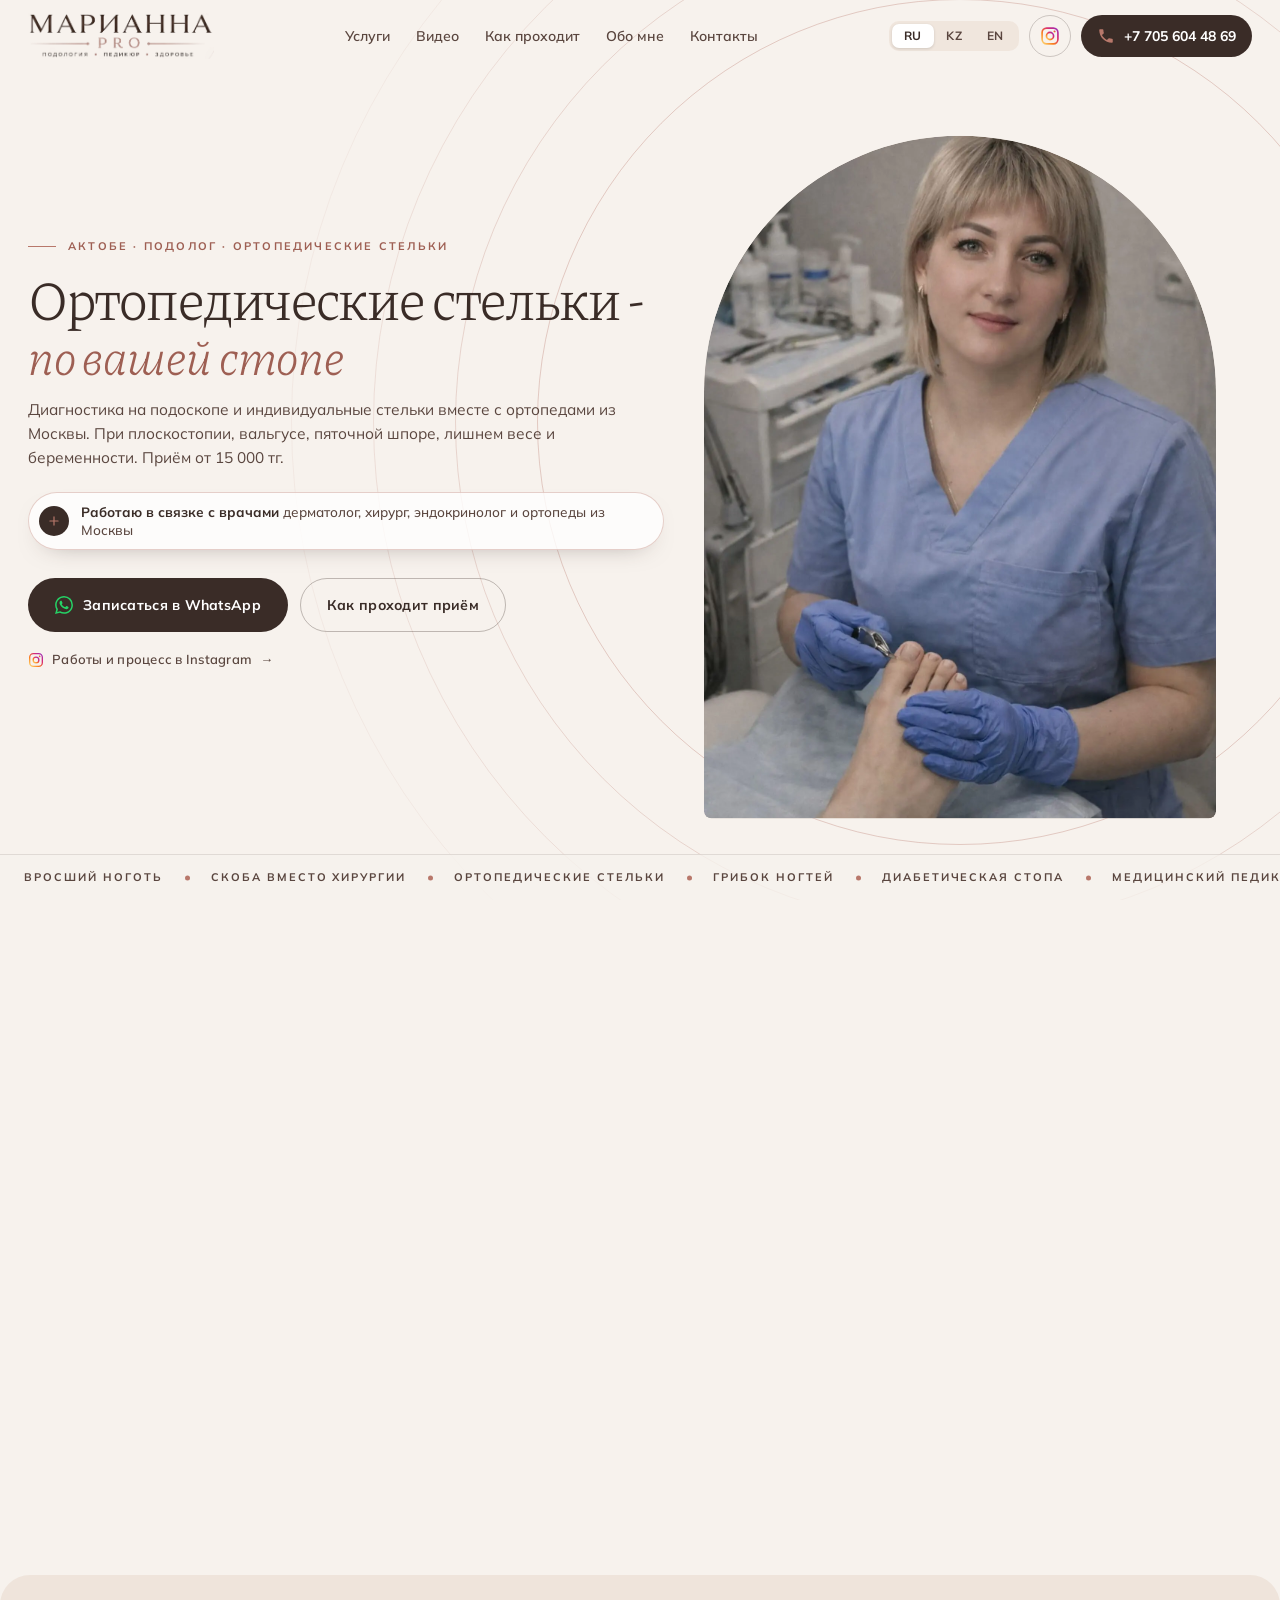
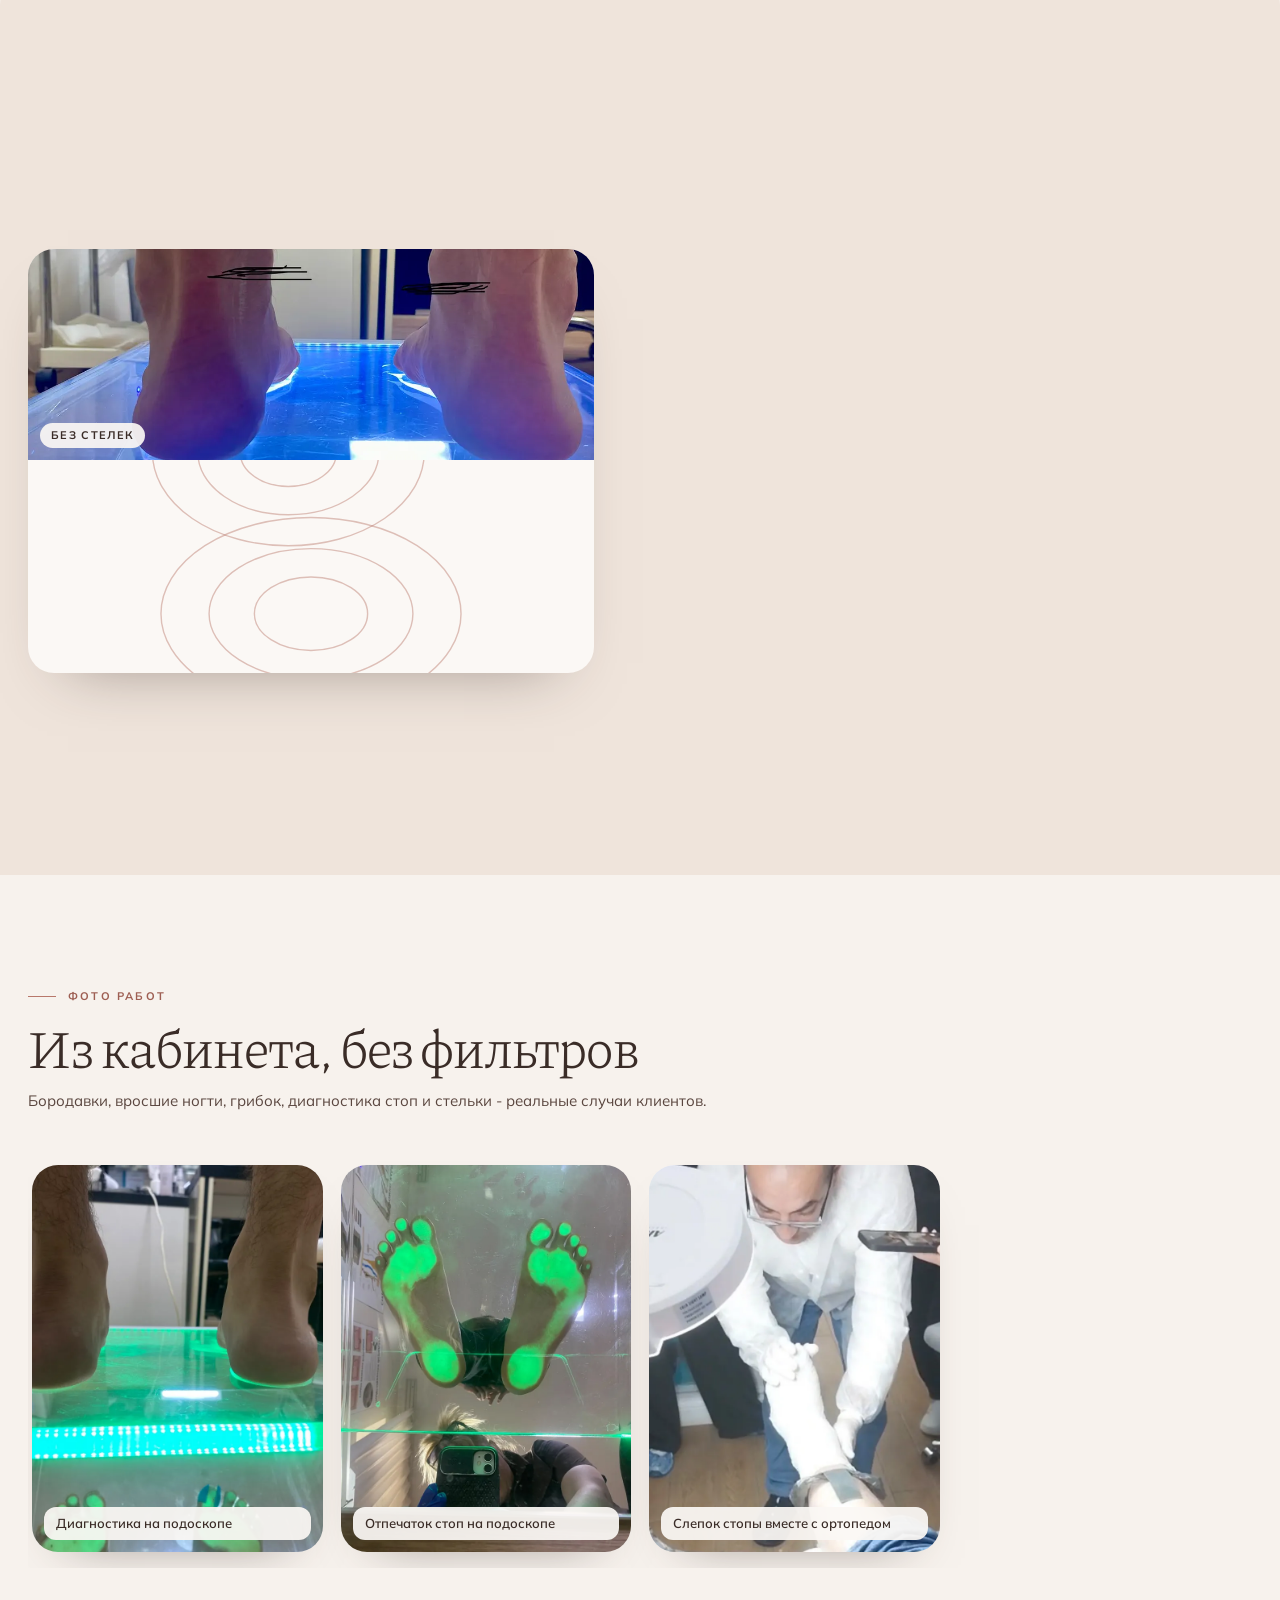
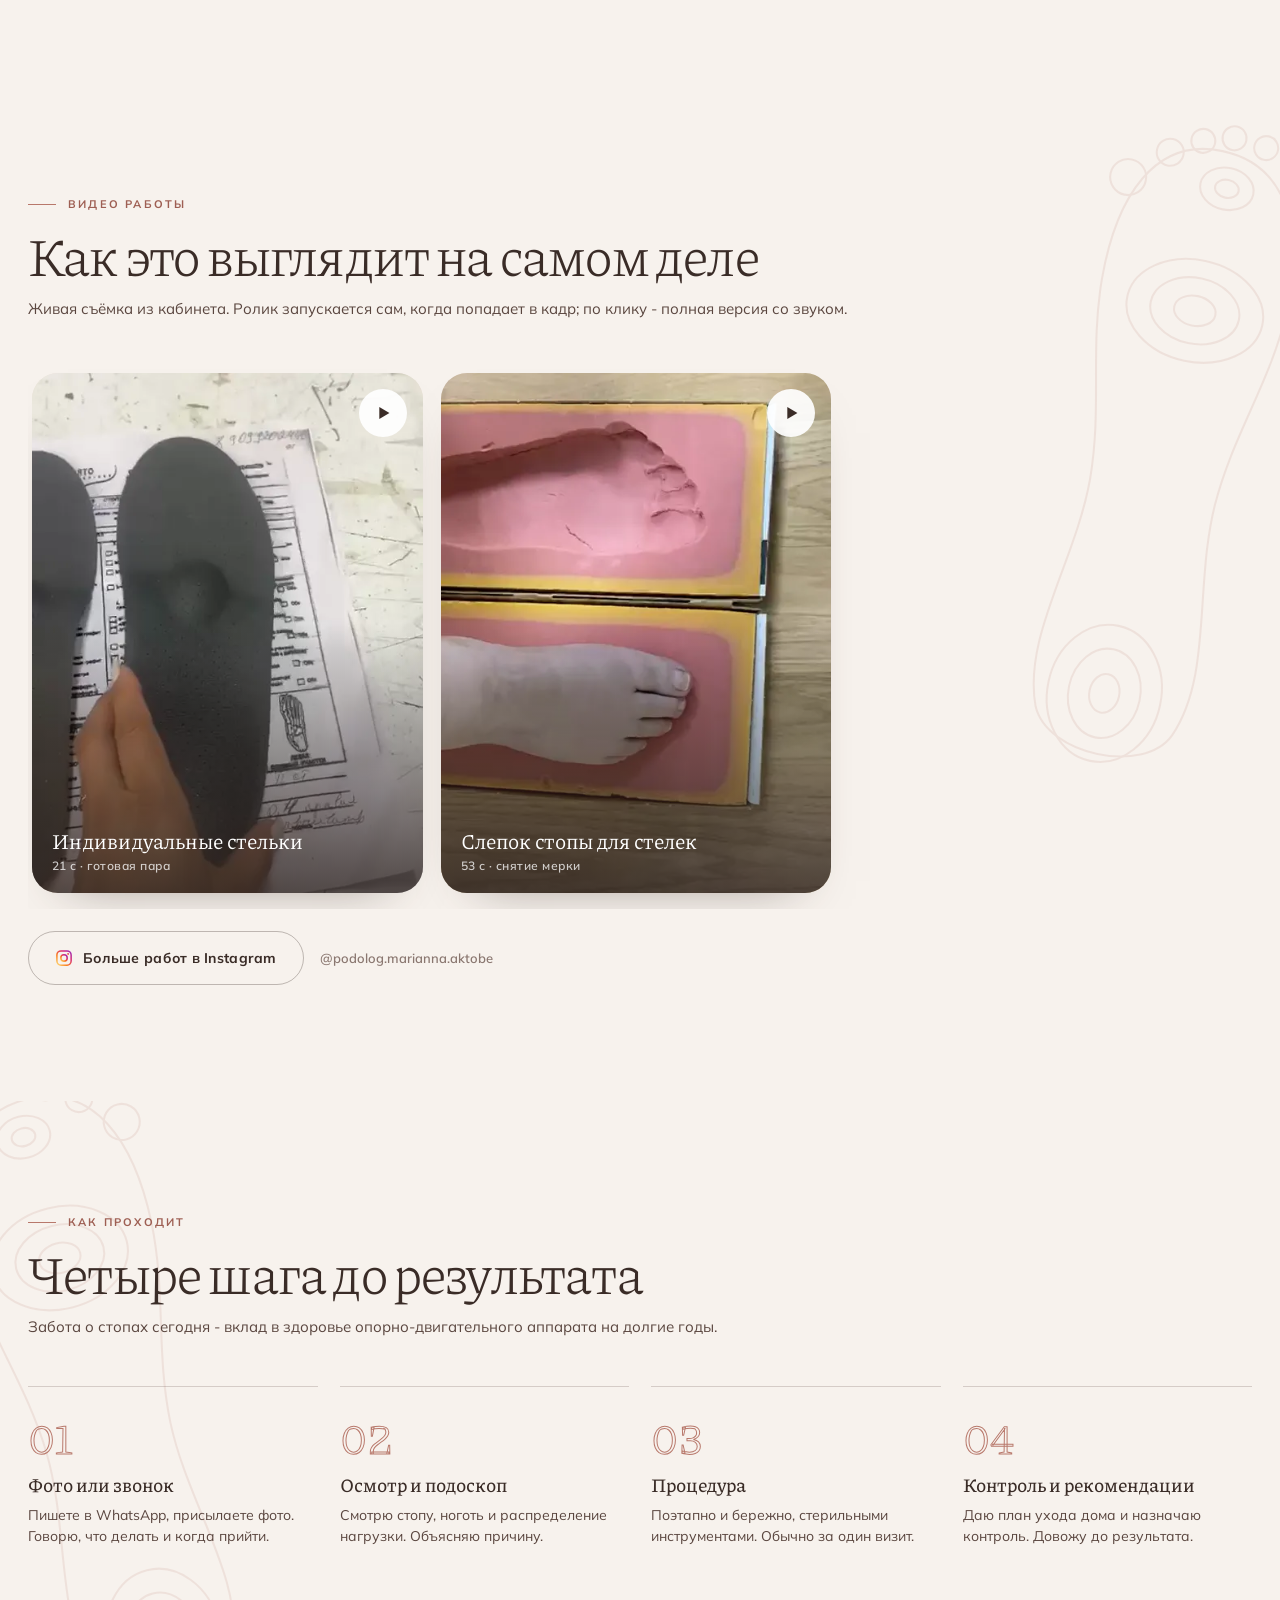
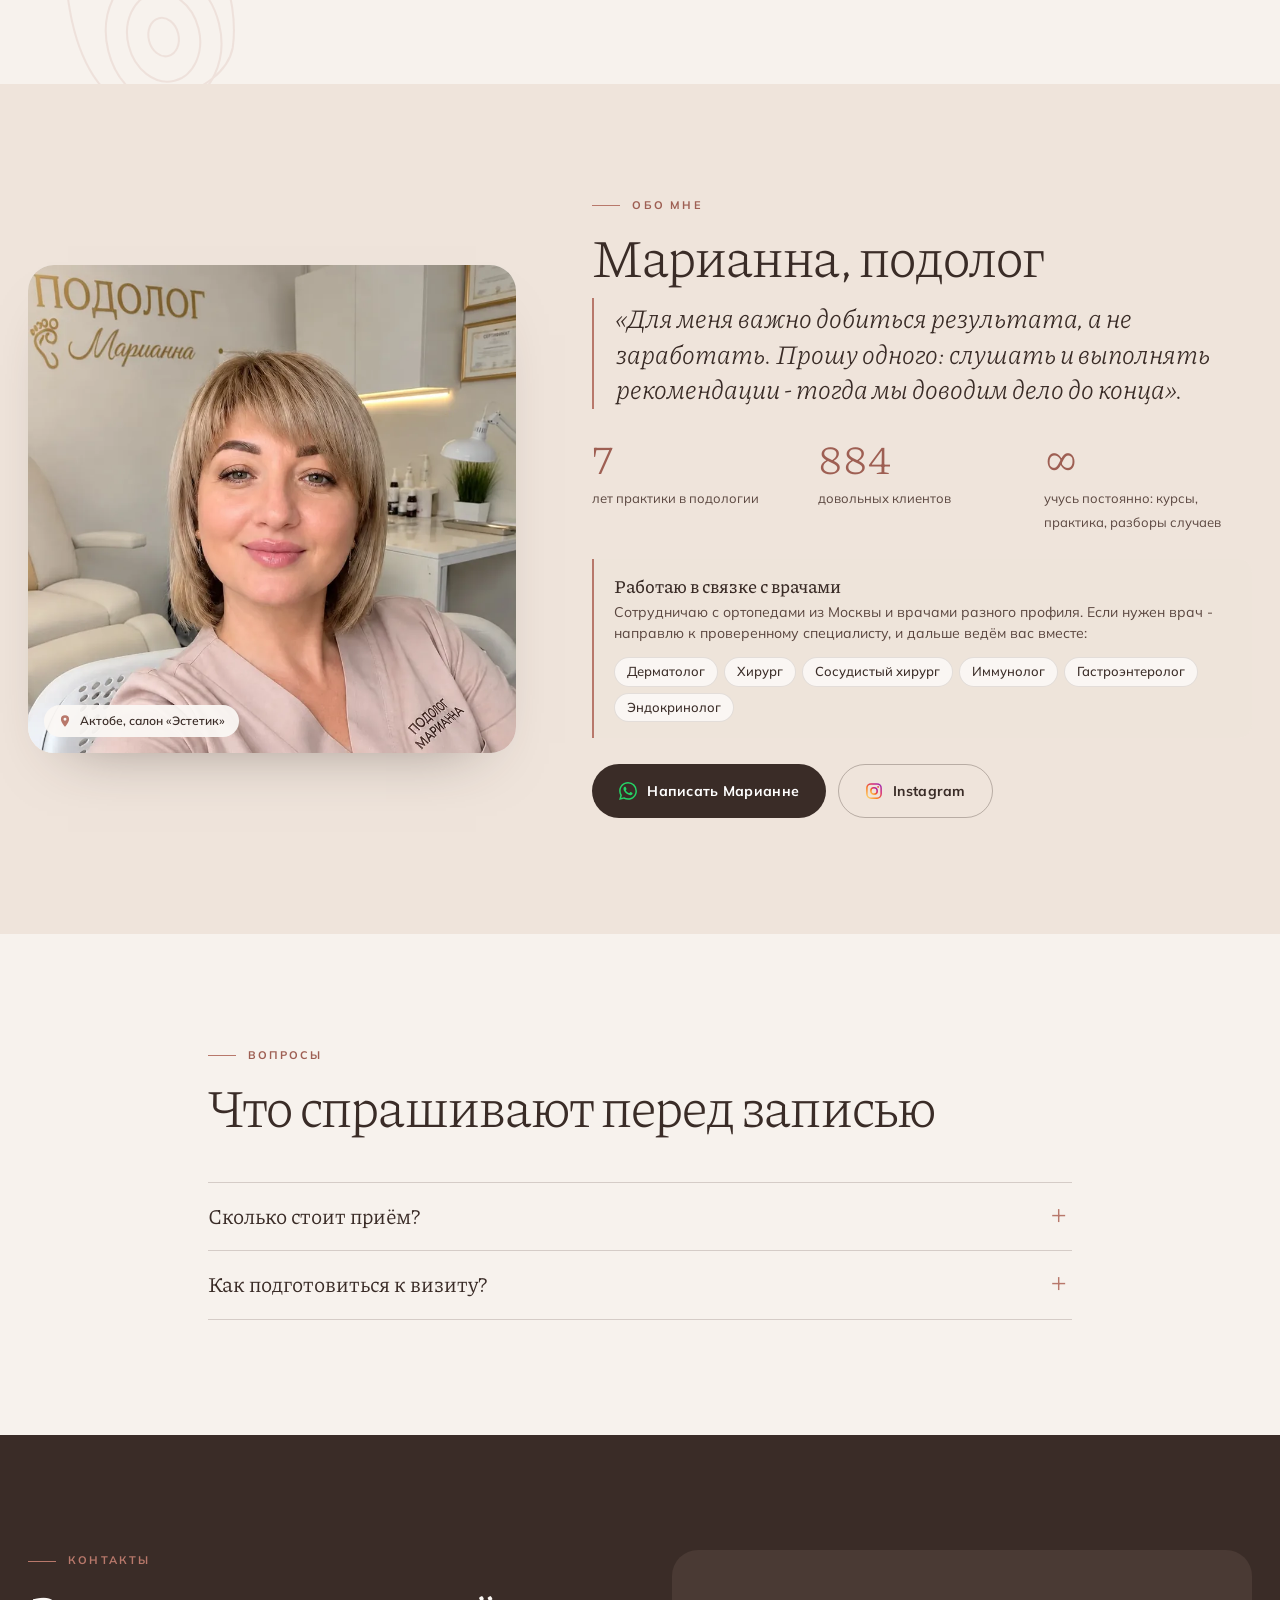
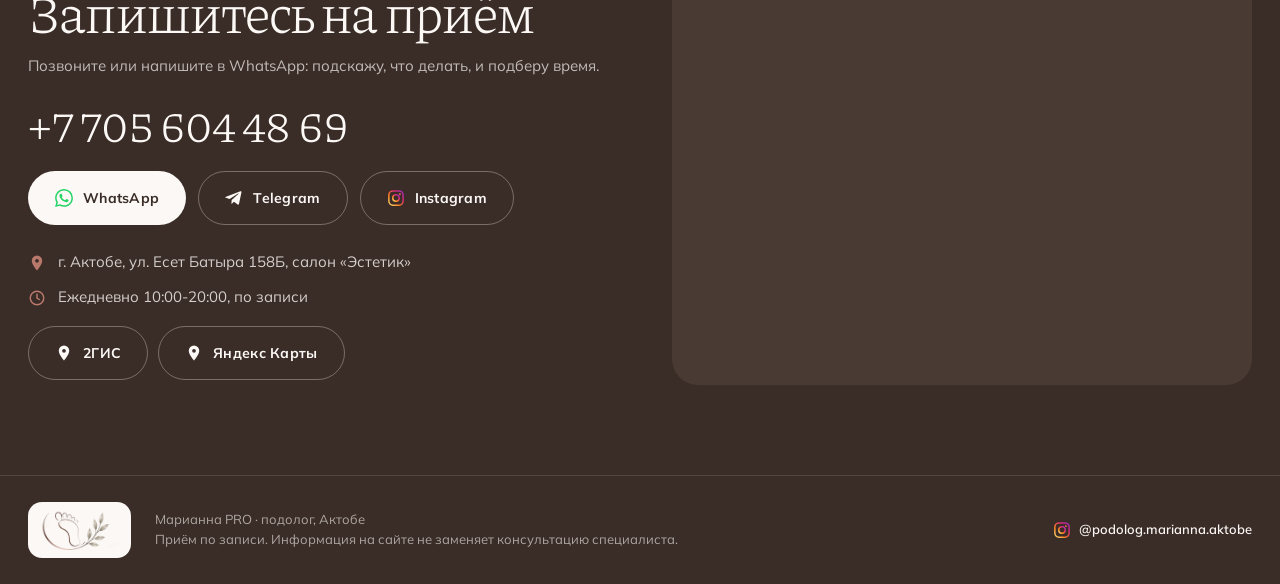
<file: ortopedicheskie-stelki/index.html>
<!DOCTYPE html>
<html lang="ru">
<head>
<meta charset="utf-8">
<meta name="viewport" content="width=device-width, initial-scale=1, viewport-fit=cover">
<title data-i-t="lp.st.title">Ортопедические стельки в Актобе - индивидуально по стопе | Марианна PRO</title>
<meta name="description" data-i-c="lp.st.desc" content="Подолог Марианна, Актобе: диагностика стопы на подоскопе и индивидуальные ортопедические стельки вместе с ортопедами из Москвы. При плоскостопии и вальгусе. Приём от 15 000 тг.">
<meta name="theme-color" content="#F7F2ED">
<!-- Google tag (gtag.js) - конверсии Google Ads, аккаунт AW-18484539507 -->
<script async src="https://www.googletagmanager.com/gtag/js?id=AW-18484539507"></script>
<script>
  window.dataLayer = window.dataLayer || [];
  function gtag(){dataLayer.push(arguments);}
  gtag('js', new Date());
  gtag('config', 'AW-18484539507');
  /* цели вешает script.js на клики: phone - tel:, contact - WhatsApp и Telegram */
  window.MP_CONV = {
    phone: 'AW-18484539507/tFtwCOCY5osdEPPgju5E',
    contact: 'AW-18484539507/r55fCP-H6osdEPPgju5E'
  };
</script>
<link rel="canonical" href="https://mariannapro.kz/ortopedicheskie-stelki/">
<meta property="og:type" content="website">
<meta property="og:locale" content="ru_RU">
<meta property="og:url" content="https://mariannapro.kz/ortopedicheskie-stelki/">
<meta property="og:site_name" content="Марианна PRO">
<meta property="og:title" data-i-c="lp.st.title" content="Ортопедические стельки в Актобе - индивидуально по стопе | Марианна PRO">
<meta property="og:description" data-i-c="lp.st.desc" content="Подолог Марианна, Актобе: диагностика стопы на подоскопе и индивидуальные ортопедические стельки вместе с ортопедами из Москвы. При плоскостопии и вальгусе. Приём от 15 000 тг.">
<meta property="og:image" content="https://mariannapro.kz/assets/og-image.jpg">
<meta property="og:image:width" content="1200">
<meta property="og:image:height" content="630">
<meta name="twitter:card" content="summary_large_image">
<link rel="icon" href="../favicon.ico" sizes="any">
<link rel="icon" type="image/png" sizes="32x32" href="../assets/icon-32.png">
<link rel="icon" type="image/png" sizes="16x16" href="../assets/icon-16.png">
<link rel="apple-touch-icon" href="../assets/apple-touch-icon.png">
<link rel="preconnect" href="https://fonts.googleapis.com">
<link rel="preconnect" href="https://fonts.gstatic.com" crossorigin>
<link rel="preload" as="image" href="../assets/hero.webp" fetchpriority="high">
<link href="https://fonts.googleapis.com/css2?family=Piazzolla:ital,wght@0,300;0,400;0,500;1,300;1,400&family=Mulish:wght@400;500;600;700&display=swap" rel="stylesheet">
<link rel="stylesheet" href="../styles.css?v=20260930-1">
<script type="application/ld+json">
[
 {
  "@context": "https://schema.org",
  "@type": "Service",
  "name": "Ортопедические стельки",
  "serviceType": "Ортопедические стельки",
  "areaServed": {
   "@type": "City",
   "name": "Актобе"
  },
  "url": "https://mariannapro.kz/ortopedicheskie-stelki/",
  "provider": {
   "@type": "MedicalBusiness",
   "name": "Марианна PRO - подолог в Актобе",
   "url": "https://mariannapro.kz/",
   "telephone": "+77056044869",
   "image": "https://mariannapro.kz/assets/og-image.jpg",
   "address": {
    "@type": "PostalAddress",
    "streetAddress": "ул. Есет Батыра 158Б, салон «Эстетик»",
    "addressLocality": "Актобе",
    "addressCountry": "KZ"
   }
  },
  "offers": {
   "@type": "Offer",
   "priceCurrency": "KZT",
   "price": "15000",
   "description": "Приём от 15 000 тг, точная стоимость после осмотра"
  }
 },
 {
  "@context": "https://schema.org",
  "@type": "BreadcrumbList",
  "itemListElement": [
   {
    "@type": "ListItem",
    "position": 1,
    "name": "Марианна PRO",
    "item": "https://mariannapro.kz/"
   },
   {
    "@type": "ListItem",
    "position": 2,
    "name": "Ортопедические стельки",
    "item": "https://mariannapro.kz/ortopedicheskie-stelki/"
   }
  ]
 },
 {
  "@context": "https://schema.org",
  "@type": "FAQPage",
  "mainEntity": [
   {
    "@type": "Question",
    "name": "Сколько стоит приём?",
    "acceptedAnswer": {
     "@type": "Answer",
     "text": "От 15 000 тг. Точную стоимость называю после осмотра или бесплатной онлайн-консультации по фото."
    }
   },
   {
    "@type": "Question",
    "name": "Как подготовиться к визиту?",
    "acceptedAnswer": {
     "@type": "Answer",
     "text": "Ничего не срезайте сами и не распаривайте ноги. Возьмите удобную обувь, в которой пальцы не сдавлены."
    }
   }
  ]
 }
]
</script>
<script src="https://lead-bot.sultan-askarov-kz.workers.dev/t.js" data-site="mariannapro" defer></script>
</head>
<body>

<svg width="0" height="0" style="position:absolute" aria-hidden="true">
  <defs>
    <linearGradient id="ig-grad" x1="0" y1="1" x2="1" y2="0">
      <stop offset="0" stop-color="#FEDA75"/><stop offset=".35" stop-color="#FA7E1E"/><stop offset=".7" stop-color="#D62976"/><stop offset="1" stop-color="#962FBF"/>
    </linearGradient>
  </defs>
  <symbol id="ic-wa" viewBox="0 0 24 24"><path fill="currentColor" d="M17.472 14.382c-.297-.149-1.758-.867-2.03-.967-.273-.099-.471-.148-.67.15-.197.297-.767.966-.94 1.164-.173.199-.347.223-.644.075-.297-.15-1.255-.463-2.39-1.475-.883-.788-1.48-1.761-1.653-2.059-.173-.297-.018-.458.13-.606.134-.133.298-.347.446-.52.149-.174.198-.298.298-.497.099-.198.05-.371-.025-.52-.075-.149-.669-1.612-.916-2.207-.242-.579-.487-.5-.669-.51-.173-.008-.371-.01-.57-.01-.198 0-.52.074-.792.372-.272.297-1.04 1.016-1.04 2.479 0 1.462 1.065 2.875 1.213 3.074.149.198 2.096 3.2 5.077 4.487.709.306 1.262.489 1.694.625.712.227 1.36.195 1.871.118.571-.085 1.758-.719 2.006-1.413.248-.694.248-1.289.173-1.413-.074-.124-.272-.198-.57-.347m-5.421 7.403h-.004a9.87 9.87 0 0 1-5.031-1.378l-.361-.214-3.741.982.998-3.648-.235-.374a9.86 9.86 0 0 1-1.51-5.26c.001-5.45 4.436-9.884 9.888-9.884 2.64 0 5.122 1.03 6.988 2.898a9.825 9.825 0 0 1 2.893 6.994c-.003 5.45-4.437 9.884-9.885 9.884m8.413-18.297A11.815 11.815 0 0 0 12.05 0C5.495 0 .16 5.335.157 11.892c0 2.096.547 4.142 1.588 5.945L.057 24l6.305-1.654a11.882 11.882 0 0 0 5.683 1.448h.005c6.554 0 11.89-5.335 11.893-11.893a11.821 11.821 0 0 0-3.48-8.413Z"/></symbol>
  <symbol id="ic-ig" viewBox="0 0 24 24"><rect x="2.5" y="2.5" width="19" height="19" rx="5.5" fill="none" stroke="url(#ig-grad)" stroke-width="2"/><circle cx="12" cy="12" r="4.3" fill="none" stroke="url(#ig-grad)" stroke-width="2"/><circle cx="17.4" cy="6.6" r="1.3" fill="url(#ig-grad)"/></symbol>
  <symbol id="ic-tel" viewBox="0 0 24 24"><path fill="currentColor" d="M6.6 10.8c1.4 2.8 3.8 5.1 6.6 6.6l2.2-2.2c.3-.3.7-.4 1-.2 1.1.4 2.3.6 3.6.6.6 0 1 .4 1 1V20c0 .6-.4 1-1 1C10.6 21 3 13.4 3 4c0-.6.4-1 1-1h3.5c.6 0 1 .4 1 1 0 1.3.2 2.5.6 3.6.1.3 0 .7-.2 1L6.6 10.8z"/></symbol>
  <symbol id="ic-tg" viewBox="0 0 24 24"><path fill="currentColor" d="M21.9 4.6 18.7 19.8c-.2 1-.9 1.3-1.8.8l-5-3.7-2.4 2.3c-.3.3-.5.5-1 .5l.4-5.1 9.2-8.3c.4-.4-.1-.6-.6-.2L6.1 13.3 1.2 11.8c-1.1-.3-1.1-1.1.2-1.6L20.5 3c.9-.3 1.7.2 1.4 1.6z"/></symbol>
  <symbol id="ic-play" viewBox="0 0 24 24"><path fill="currentColor" d="M8 5.5v13l11-6.5z"/></symbol>
  <symbol id="ic-plus" viewBox="0 0 24 24"><path fill="none" stroke="currentColor" stroke-width="2" stroke-linecap="round" d="M12 5v14M5 12h14"/></symbol>
  <symbol id="ic-x" viewBox="0 0 24 24"><path fill="none" stroke="currentColor" stroke-width="2" stroke-linecap="round" d="M6 6l12 12M18 6 6 18"/></symbol>
  <symbol id="ic-chev" viewBox="0 0 24 24"><path fill="none" stroke="currentColor" stroke-width="2" stroke-linecap="round" stroke-linejoin="round" d="m9 5 7 7-7 7"/></symbol>
  <symbol id="ic-pin" viewBox="0 0 24 24"><path fill="currentColor" d="M12 2a7 7 0 0 0-7 7c0 5.2 7 13 7 13s7-7.8 7-13a7 7 0 0 0-7-7zm0 9.5A2.5 2.5 0 1 1 12 6.5a2.5 2.5 0 0 1 0 5z"/></symbol>
  <symbol id="ic-clock" viewBox="0 0 24 24"><path fill="none" stroke="currentColor" stroke-width="2" stroke-linecap="round" d="M12 7v5l3 2"/><circle cx="12" cy="12" r="9" fill="none" stroke="currentColor" stroke-width="2"/></symbol>
  <!-- плантограмма: контур стопы и изолинии давления - тихий фон секций -->
  <symbol id="sole" viewBox="0 0 220 470">
    <g fill="none" stroke="currentColor" stroke-width="1.4">
      <path d="M104 22c46 0 66 44 64 100-2 48-18 84-20 132-2 56 22 112 4 156-13 30-79 30-93 0-18-44 6-100 4-156-2-48-18-84-20-132C41 66 58 22 104 22z"/>
      <circle cx="46" cy="52" r="12"/><circle cx="70" cy="30" r="9"/><circle cx="90" cy="18" r="8"/><circle cx="110" cy="12" r="8"/><circle cx="132" cy="14" r="8"/>
      <ellipse cx="108" cy="130" rx="46" ry="34"/><ellipse cx="108" cy="130" rx="30" ry="22"/><ellipse cx="108" cy="130" rx="14" ry="10"/>
      <ellipse cx="102" cy="392" rx="38" ry="46"/><ellipse cx="102" cy="392" rx="24" ry="30"/><ellipse cx="102" cy="392" rx="10" ry="13"/>
      <ellipse cx="112" cy="46" rx="18" ry="14"/><ellipse cx="112" cy="46" rx="8" ry="6"/>
    </g>
  </symbol>
</svg>

<header class="hdr" id="hdr">
  <div class="hdr-in">
    <a class="logo" href="../" aria-label="Марианна PRO - на главную">
      <img src="../assets/logo.webp" width="823" height="204" alt="Марианна PRO - подология, педикюр, здоровье">
    </a>
    <nav class="nav" aria-label="Разделы">
      <a href="../#uslugi" data-i="nav.uslugi">Услуги</a>
      <a href="#video" data-i="nav.video">Видео</a>
      <a href="#kak" data-i="nav.kak">Как проходит</a>
      <a href="#obo-mne" data-i="nav.obo">Обо мне</a>
      <a href="#kontakty" data-i="nav.kont">Контакты</a>
    </nav>
    <div class="hdr-right">
      <div class="lang" role="group" aria-label="Язык сайта">
        <button type="button" data-lang="ru" class="is-active" aria-pressed="true" lang="ru">RU</button>
        <button type="button" data-lang="kk" aria-pressed="false">KZ</button>
        <button type="button" data-lang="en" aria-pressed="false">EN</button>
      </div>
      <a class="ig-round" href="https://www.instagram.com/podolog.marianna.aktobe/" target="_blank" rel="noopener" aria-label="Instagram"><svg width="20" height="20"><use href="#ic-ig"/></svg></a>
      <a class="call" href="tel:+77056044869"><svg width="18" height="18"><use href="#ic-tel"/></svg><span>+7 705 604 48 69</span></a>
      <button class="burger" id="burger" type="button" aria-label="Меню" aria-expanded="false" aria-controls="mnav"><span></span><span></span><span></span></button>
    </div>
  </div>
</header>

<div class="mnav" id="mnav">
  <nav class="mnav-links" aria-label="Меню">
    <a href="../vrosshiy-nogot/" data-i="mn.vrosshiy">Вросший ноготь</a>
    <a href="#stelki" data-i="mn.stelki">Ортопедические стельки</a>
    <a href="../gribok-nogtey/" data-i="mn.gribok">Обработка при грибке</a>
    <a href="../#primer" data-i="mn.primer">Примеры работ</a>
    <a href="../borodavki/" data-i="mn.bor">Бородавки</a>
    <a href="../diabeticheskaya-stopa/" data-i="mn.diabet">Диабетическая стопа</a>
    <a href="#raboty" data-i="mn.raboty">Фото работ</a>
    <a href="../#uslugi" data-i="mn.uslugi">Все услуги и цены</a>
    <a href="#video" data-i="nav.video">Видео</a>
    <a href="#kak" data-i="nav.kak">Как проходит</a>
    <a href="#obo-mne" data-i="nav.obo">Обо мне</a>
    <a href="#kontakty" data-i="nav.kont">Контакты</a>
  </nav>
  <div class="mnav-foot">
    <a class="btn solid" href="tel:+77056044869"><svg width="18" height="18"><use href="#ic-tel"/></svg><span>+7 705 604 48 69</span></a>
    <a class="btn wa" href="https://wa.me/77056044869" data-wa="hero" target="_blank" rel="noopener"><svg width="18" height="18"><use href="#ic-wa"/></svg><span>WhatsApp</span></a>
    <a class="btn ghost" href="https://www.instagram.com/podolog.marianna.aktobe/" target="_blank" rel="noopener"><svg width="18" height="18"><use href="#ic-ig"/></svg><span>Instagram</span></a>
  </div>
</div>

<main>

<!-- ГЕРОЙ: фото в арке, изолинии отпечатка фоном вокруг -->
<div class="pw hero-pw" id="top">
  <section class="plate hero" id="hero">
    <div class="hero-ph"><img src="../assets/hero.webp" width="1365" height="1820" alt="Подолог Марианна за работой в кабинете, Актобе" fetchpriority="high" decoding="async"></div>
    <div class="iso" id="iso" aria-hidden="true"></div>
    <div class="hero-veil" aria-hidden="true"></div>
    <div class="wrap hero-in txt">
      <p class="kicker" data-i="lp.st.k">Актобе · подолог · ортопедические стельки</p>
      <h1 class="h1"><span class="big fit" data-i="lp.st.t1">Ортопедические стельки -</span><span class="sub" data-i="lp.st.t2">по вашей стопе</span></h1>
      <p class="lead" data-i="lp.st.lead">Диагностика на подоскопе и индивидуальные стельки вместе с ортопедами из Москвы. При плоскостопии, вальгусе, пяточной шпоре, лишнем весе и беременности. Приём от 15 000 тг.</p>
      <p class="hero-docs"><span class="hd-ic"><svg width="14" height="14"><use href="#ic-plus"/></svg></span><span><b data-i="h.docs1">Работаю в связке с врачами</b> <span data-i="h.docs2">дерматолог, хирург, эндокринолог и ортопеды из Москвы</span></span></p>
      <div class="btns">
        <a class="btn wa" href="https://wa.me/77056044869" data-wa="stelki" target="_blank" rel="noopener"><svg width="18" height="18"><use href="#ic-wa"/></svg><span data-i="h.b1">Записаться в WhatsApp</span></a>
        <a class="btn ghost" href="#kak"><span data-i="lp.b2.kak">Как проходит приём</span></a>
      </div>
      <a class="iglink" href="https://www.instagram.com/podolog.marianna.aktobe/" target="_blank" rel="noopener"><svg width="16" height="16"><use href="#ic-ig"/></svg><span data-i="h.ig">Работы и процесс в Instagram</span><i>→</i></a>
    </div>
    <div class="marq" aria-hidden="true"><div class="ticker" id="mq"></div></div>
  </section>
</div>


<!-- ПЛИТА 2: ортопедические стельки -->
<div class="pw" id="stelki">
  <section class="plate svc t-sand">
    <div class="wrap svc-in flip">
      <div class="txt">
        <p class="kicker" data-i="s2.k">Ортопедические стельки</p>
        <h2 class="h2" data-i="s2.t">Стельки по вашей стопе</h2>
        <p class="lead" data-i="s2.l">Лишний вес, беременность, деформации стоп и даже вросшие ногти меняют нагрузку при ходьбе. Ортопедическая стелька её корректирует и поддерживает стопу.</p>
        <ul class="ticks">
          <li data-i="s2.b1">Диагностика на подоскопе</li>
          <li data-i="s2.b2">Индивидуальные стельки вместе с ортопедами из Москвы</li>
          <li data-i="s2.b3">При плоскостопии и вальгусе</li>
        </ul>
        <div class="btns">
          <a class="btn wa" href="https://wa.me/77056044869" data-wa="stelki" target="_blank" rel="noopener"><svg width="18" height="18"><use href="#ic-wa"/></svg><span data-i="s.book">Записаться</span></a>
          <span class="price"><b data-i="s.price">от 15 000 тг</b><small data-i="s.price2">точно - после осмотра</small></span>
        </div>
      </div>
      <div class="ph fr ba bv">
        <figure class="ba-i"><img src="../assets/ba-st-bez.webp" width="1000" height="425" alt="Пятки без стелек: стопа заваливается внутрь" loading="lazy" decoding="async"><figcaption data-i="ba.st1">Без стелек</figcaption></figure>
        <figure class="ba-i ba-after"><img src="../assets/ba-st-v.webp" width="1000" height="425" alt="Те же пятки в ортопедических стельках: стоят ровно" loading="lazy" decoding="async"><figcaption data-i="ba.st2">В стельках</figcaption></figure>
      </div>
    </div>
  </section>
</div>


<!-- ФОТО РАБОТ -->
<section class="sec" id="raboty">
  <div class="wrap">
    <div class="head rv">
      <p class="kicker" data-i="g.k">Фото работ</p>
      <h2 class="h2" data-i="g.t">Из кабинета, без фильтров</h2>
      <p class="lead" data-i="g.l">Бородавки, вросшие ногти, грибок, диагностика стоп и стельки - реальные случаи клиентов.</p>
    </div>
    <div class="track-wrap rv">
      <button class="arr prev" type="button" data-prev="#gtrack" aria-label="Назад"><svg width="20" height="20"><use href="#ic-chev"/></svg></button>
      <button class="arr next" type="button" data-next="#gtrack" aria-label="Вперёд"><svg width="20" height="20"><use href="#ic-chev"/></svg></button>
      <ul class="track gtrack" id="gtrack" tabindex="0">
        <li><figure class="gcard"><img src="../assets/g-podoskop.webp" width="720" height="960" alt="Диагностика на подоскопе" loading="lazy" decoding="async"><figcaption data-i="g.10">Диагностика на подоскопе</figcaption></figure></li>
        <li><figure class="gcard"><img src="../assets/g-podoskop2.webp" width="720" height="960" alt="Отпечаток стоп на подоскопе" loading="lazy" decoding="async"><figcaption data-i="g.11">Отпечаток стоп на подоскопе</figcaption></figure></li>
        <li><figure class="gcard"><img src="../assets/g-slepok.webp" width="720" height="960" alt="Слепок стопы вместе с ортопедом" loading="lazy" decoding="async"><figcaption data-i="g.13">Слепок стопы вместе с ортопедом</figcaption></figure></li>
      </ul>
    </div>
  </div>
</section>


<!-- ВИДЕО РАБОТЫ -->
<section class="sec" id="video">
  <svg class="bg-sole" aria-hidden="true"><use href="#sole"/></svg>
  <div class="wrap">
    <div class="head rv">
      <p class="kicker" data-i="v.k">Видео работы</p>
      <h2 class="h2" data-i="v.t">Как это выглядит на самом деле</h2>
      <p class="lead" data-i="v.l">Живая съёмка из кабинета. Ролик запускается сам, когда попадает в кадр; по клику - полная версия со звуком.</p>
    </div>
    <div class="track-wrap rv">
      <button class="arr prev" type="button" data-prev="#vtrack" aria-label="Назад"><svg width="20" height="20"><use href="#ic-chev"/></svg></button>
      <button class="arr next" type="button" data-next="#vtrack" aria-label="Вперёд"><svg width="20" height="20"><use href="#ic-chev"/></svg></button>
      <ul class="track vtrack" id="vtrack" tabindex="0">
        <li>
          <button class="vcard vplay" type="button" data-video="../assets/video/stelki.mp4" data-title="v.c4">
            <img src="../assets/v-stelki.webp" width="480" height="640" alt="Готовые индивидуальные ортопедические стельки" loading="lazy" decoding="async">
            <span class="vcap"><b data-i="v.c4">Индивидуальные стельки</b><small data-i="v.c4s">21 с · готовая пара</small></span>
            <span class="vplay-ic"><svg width="22" height="22"><use href="#ic-play"/></svg></span>
          </button>
        </li>
        <li>
          <button class="vcard vplay" type="button" data-video="../assets/video/slepok.mp4" data-wide="1" data-title="v.c5">
            <img src="../assets/v-slepok.webp" width="480" height="640" alt="Слепок стопы в пенном боксе для изготовления стелек" loading="lazy" decoding="async">
            <span class="vcap"><b data-i="v.c5">Слепок стопы для стелек</b><small data-i="v.c5s">53 с · снятие мерки</small></span>
            <span class="vplay-ic"><svg width="22" height="22"><use href="#ic-play"/></svg></span>
          </button>
        </li>
      </ul>
    </div>
    <div class="igrow rv">
      <a class="btn ghost" href="https://www.instagram.com/podolog.marianna.aktobe/" target="_blank" rel="noopener"><svg width="18" height="18"><use href="#ic-ig"/></svg><span data-i="v.ig">Больше работ в Instagram</span></a>
      <span class="nick">@podolog.marianna.aktobe</span>
    </div>
  </div>
</section>


<!-- КАК ПРОХОДИТ -->
<section class="sec" id="kak">
  <svg class="bg-sole r" aria-hidden="true"><use href="#sole"/></svg>
  <div class="wrap">
    <div class="head rv">
      <p class="kicker" data-i="k.k">Как проходит</p>
      <h2 class="h2" data-i="k.t">Четыре шага до результата</h2>
      <p class="lead" data-i="k.l">Забота о стопах сегодня - вклад в здоровье опорно-двигательного аппарата на долгие годы.</p>
    </div>
    <ol class="steps">
      <li class="rv"><span class="num">01</span><b data-i="k.s1">Фото или звонок</b><span data-i="k.s1s">Пишете в WhatsApp, присылаете фото. Говорю, что делать и когда прийти.</span></li>
      <li class="rv"><span class="num">02</span><b data-i="k.s2">Осмотр и подоскоп</b><span data-i="k.s2s">Смотрю стопу, ноготь и распределение нагрузки. Объясняю причину.</span></li>
      <li class="rv"><span class="num">03</span><b data-i="k.s3">Процедура</b><span data-i="k.s3s">Поэтапно и бережно, стерильными инструментами. Обычно за один визит.</span></li>
      <li class="rv"><span class="num">04</span><b data-i="k.s4">Контроль и рекомендации</b><span data-i="k.s4s">Даю план ухода дома и назначаю контроль. Довожу до результата.</span></li>
    </ol>
  </div>
</section>


<!-- ОБО МНЕ -->
<section class="sec sand" id="obo-mne">
  <div class="wrap about">
    <div class="about-ph rv">
      <img src="../assets/marianna2.webp" width="820" height="820" alt="Подолог Марианна в своём кабинете" loading="lazy" decoding="async">
      <span class="about-tag"><svg width="14" height="14"><use href="#ic-pin"/></svg><span data-i="a.tag">Актобе, салон «Эстетик»</span></span>
    </div>
    <div class="about-txt">
      <div class="head rv">
        <p class="kicker" data-i="a.k">Обо мне</p>
        <h2 class="h2" data-i="a.t">Марианна, подолог</h2>
      </div>
      <blockquote class="quote rv" data-i="a.q">«Для меня важно добиться результата, а не заработать. Прошу одного: слушать и выполнять рекомендации - тогда мы доводим дело до конца».</blockquote>
      <ul class="facts rv">
        <li><b data-count="8">8</b><span data-i="a.f1">лет практики в подологии</span></li>
        <li><b data-count="1000" data-suffix="+">1000+</b><span data-i="a.f2">довольных клиентов</span></li>
        <li><b>∞</b><span data-i="a.f3">учусь постоянно: курсы, практика, разборы случаев</span></li>
      </ul>
      <div class="docs rv"><b data-i="a.d1">Работаю в связке с врачами</b><span data-i="a.d2">Сотрудничаю с ортопедами из Москвы и врачами разного профиля. Если нужен врач - направлю к проверенному специалисту, и дальше ведём вас вместе:</span>
        <ul class="docs-list">
          <li data-i="a.v1">Дерматолог</li><li data-i="a.v2">Хирург</li><li data-i="a.v3">Сосудистый хирург</li><li data-i="a.v4">Иммунолог</li><li data-i="a.v5">Гастроэнтеролог</li><li data-i="a.v6">Эндокринолог</li>
        </ul>
      </div>
      <div class="btns rv">
        <a class="btn wa" href="https://wa.me/77056044869" data-wa="hero" target="_blank" rel="noopener"><svg width="18" height="18"><use href="#ic-wa"/></svg><span data-i="a.b">Написать Марианне</span></a>
        <a class="btn ghost" href="https://www.instagram.com/podolog.marianna.aktobe/" target="_blank" rel="noopener"><svg width="18" height="18"><use href="#ic-ig"/></svg><span>Instagram</span></a>
      </div>
    </div>
  </div>
</section>


<!-- ВОПРОСЫ -->
<section class="sec" id="faq">
  <div class="wrap narrow">
    <div class="head rv">
      <p class="kicker" data-i="f.k">Вопросы</p>
      <h2 class="h2" data-i="f.t">Что спрашивают перед записью</h2>
    </div>
    <div class="faq rv">
      <details><summary data-i="f.q3">Сколько стоит приём?</summary><p data-i="f.a3">От 15 000 тг. Точную стоимость называю после осмотра или бесплатной онлайн-консультации по фото.</p></details>
      <details><summary data-i="f.q4">Как подготовиться к визиту?</summary><p data-i="f.a4">Ничего не срезайте сами и не распаривайте ноги. Возьмите удобную обувь, в которой пальцы не сдавлены.</p></details>
    </div>
  </div>
</section>


<!-- КОНТАКТЫ -->
<section class="sec kont" id="kontakty">
  <div class="wrap">
    <div class="kont-grid">
      <div class="kont-txt">
        <p class="kicker" data-i="c.k">Контакты</p>
        <h2 class="h2" data-i="c.t">Запишитесь на приём</h2>
        <p class="lead" data-i="c.l">Позвоните или напишите в WhatsApp: подскажу, что делать, и подберу время.</p>
        <a class="bigtel" href="tel:+77056044869">+7 705 604 48 69</a>
        <div class="btns">
          <a class="btn wa" href="https://wa.me/77056044869" data-wa="kontakty" target="_blank" rel="noopener"><svg width="18" height="18"><use href="#ic-wa"/></svg><span>WhatsApp</span></a>
          <a class="btn ghost" href="https://t.me/Mariannakovalenko1986" target="_blank" rel="noopener"><svg width="18" height="18"><use href="#ic-tg"/></svg><span>Telegram</span></a>
          <a class="btn ghost" href="https://www.instagram.com/podolog.marianna.aktobe/" target="_blank" rel="noopener"><svg width="18" height="18"><use href="#ic-ig"/></svg><span>Instagram</span></a>
        </div>
        <ul class="kont-list">
          <li><svg width="18" height="18"><use href="#ic-pin"/></svg><span data-i="c.addr">г. Актобе, ул. Есет Батыра 158Б, салон «Эстетик»</span></li>
          <li><svg width="18" height="18"><use href="#ic-clock"/></svg><span data-i="c.hours">Ежедневно 10:00-20:00, по записи</span></li>
        </ul>
        <div class="map-links">
          <a class="btn ghost" href="https://2gis.kz/aktobe/geo/70000001032155091" target="_blank" rel="noopener"><svg width="18" height="18"><use href="#ic-pin"/></svg><span>2ГИС</span></a>
          <a class="btn ghost" href="https://yandex.kz/maps/org/estetik/57534524420/" target="_blank" rel="noopener"><svg width="18" height="18"><use href="#ic-pin"/></svg><span data-i="c.yandex">Яндекс Карты</span></a>
        </div>
      </div>
      <div class="map" id="map">
        <iframe title="Карта: Актобе, ул. Есет Батыра 158Б, салон «Эстетик»" data-src="https://yandex.ru/map-widget/v1/?oid=57534524420&amp;ol=biz&amp;z=17" loading="lazy" referrerpolicy="no-referrer-when-downgrade" allowfullscreen></iframe>
      </div>
    </div>
  </div>
  <footer class="foot">
    <div class="wrap foot-in">
      <a class="foot-logo" href="../"><img src="../assets/mark.webp" width="360" height="183" alt="Марианна PRO"></a>
      <p class="foot-txt"><span data-i="ft.1">Марианна PRO · подолог, Актобе</span><br><span data-i="ft.2">Приём по записи. Информация на сайте не заменяет консультацию специалиста.</span></p>
      <a class="foot-ig" href="https://www.instagram.com/podolog.marianna.aktobe/" target="_blank" rel="noopener"><svg width="18" height="18"><use href="#ic-ig"/></svg><span>@podolog.marianna.aktobe</span></a>
    </div>
  </footer>
</section>

</main>

<!-- липкая панель на телефоне -->
<div class="bar" id="bar">
  <a class="bar-tel" href="tel:+77056044869"><svg width="18" height="18"><use href="#ic-tel"/></svg><span data-i="bar.tel">Позвонить</span></a>
  <a class="bar-wa" href="https://wa.me/77056044869" data-wa="hero" target="_blank" rel="noopener"><svg width="18" height="18"><use href="#ic-wa"/></svg><span>WhatsApp</span></a>
  <a class="bar-ig" href="https://www.instagram.com/podolog.marianna.aktobe/" target="_blank" rel="noopener" aria-label="Instagram"><svg width="20" height="20"><use href="#ic-ig"/></svg></a>
</div>

<!-- модальный плеер -->
<div class="vmodal" id="vmodal" role="dialog" aria-modal="true" aria-label="Видео">
  <div class="vm-back" data-vm-close></div>
  <div class="vm-box">
    <button class="vm-x" type="button" data-vm-close aria-label="Закрыть"><svg width="22" height="22"><use href="#ic-x"/></svg></button>
    <video id="vplayer" controls playsinline preload="metadata"></video>
    <p class="vm-cap" id="vm-cap"></p>
  </div>
</div>

<script src="../script.js?v=20260930-1"></script>
</body>
</html>
</file>
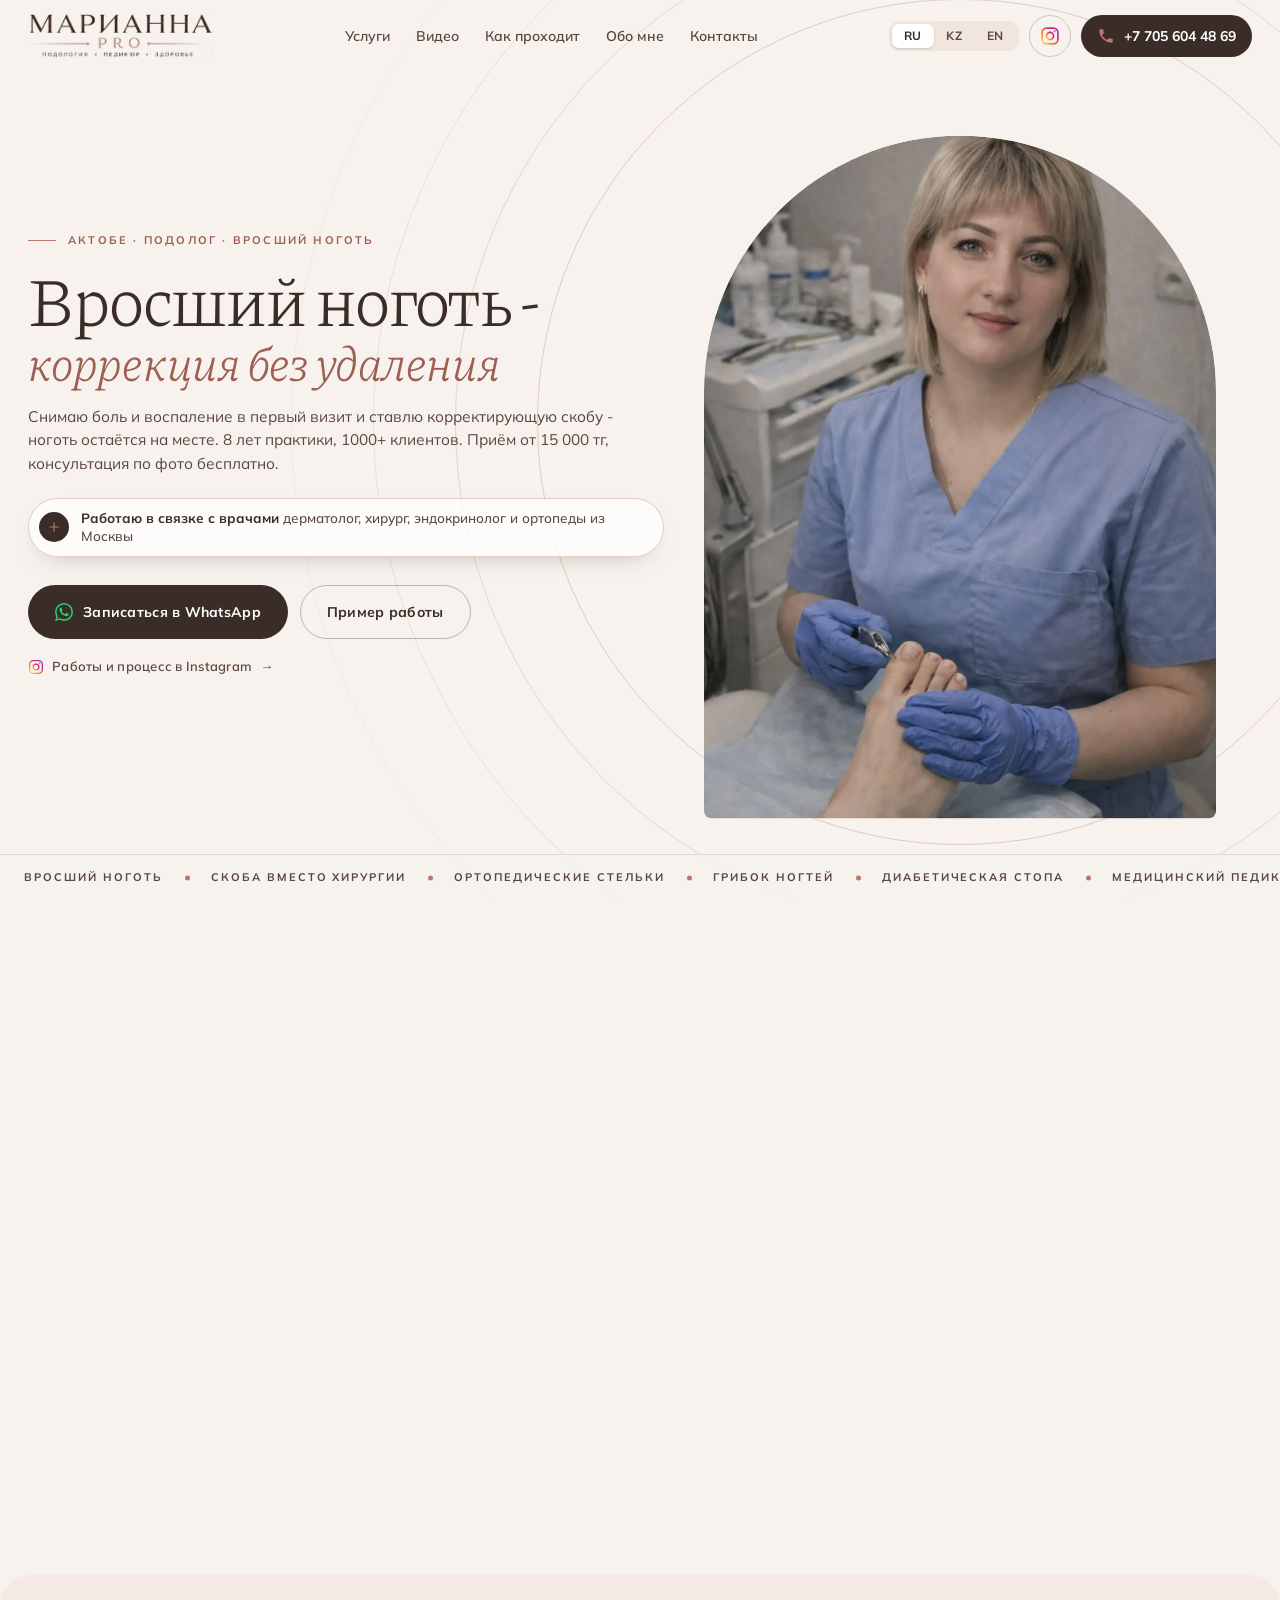
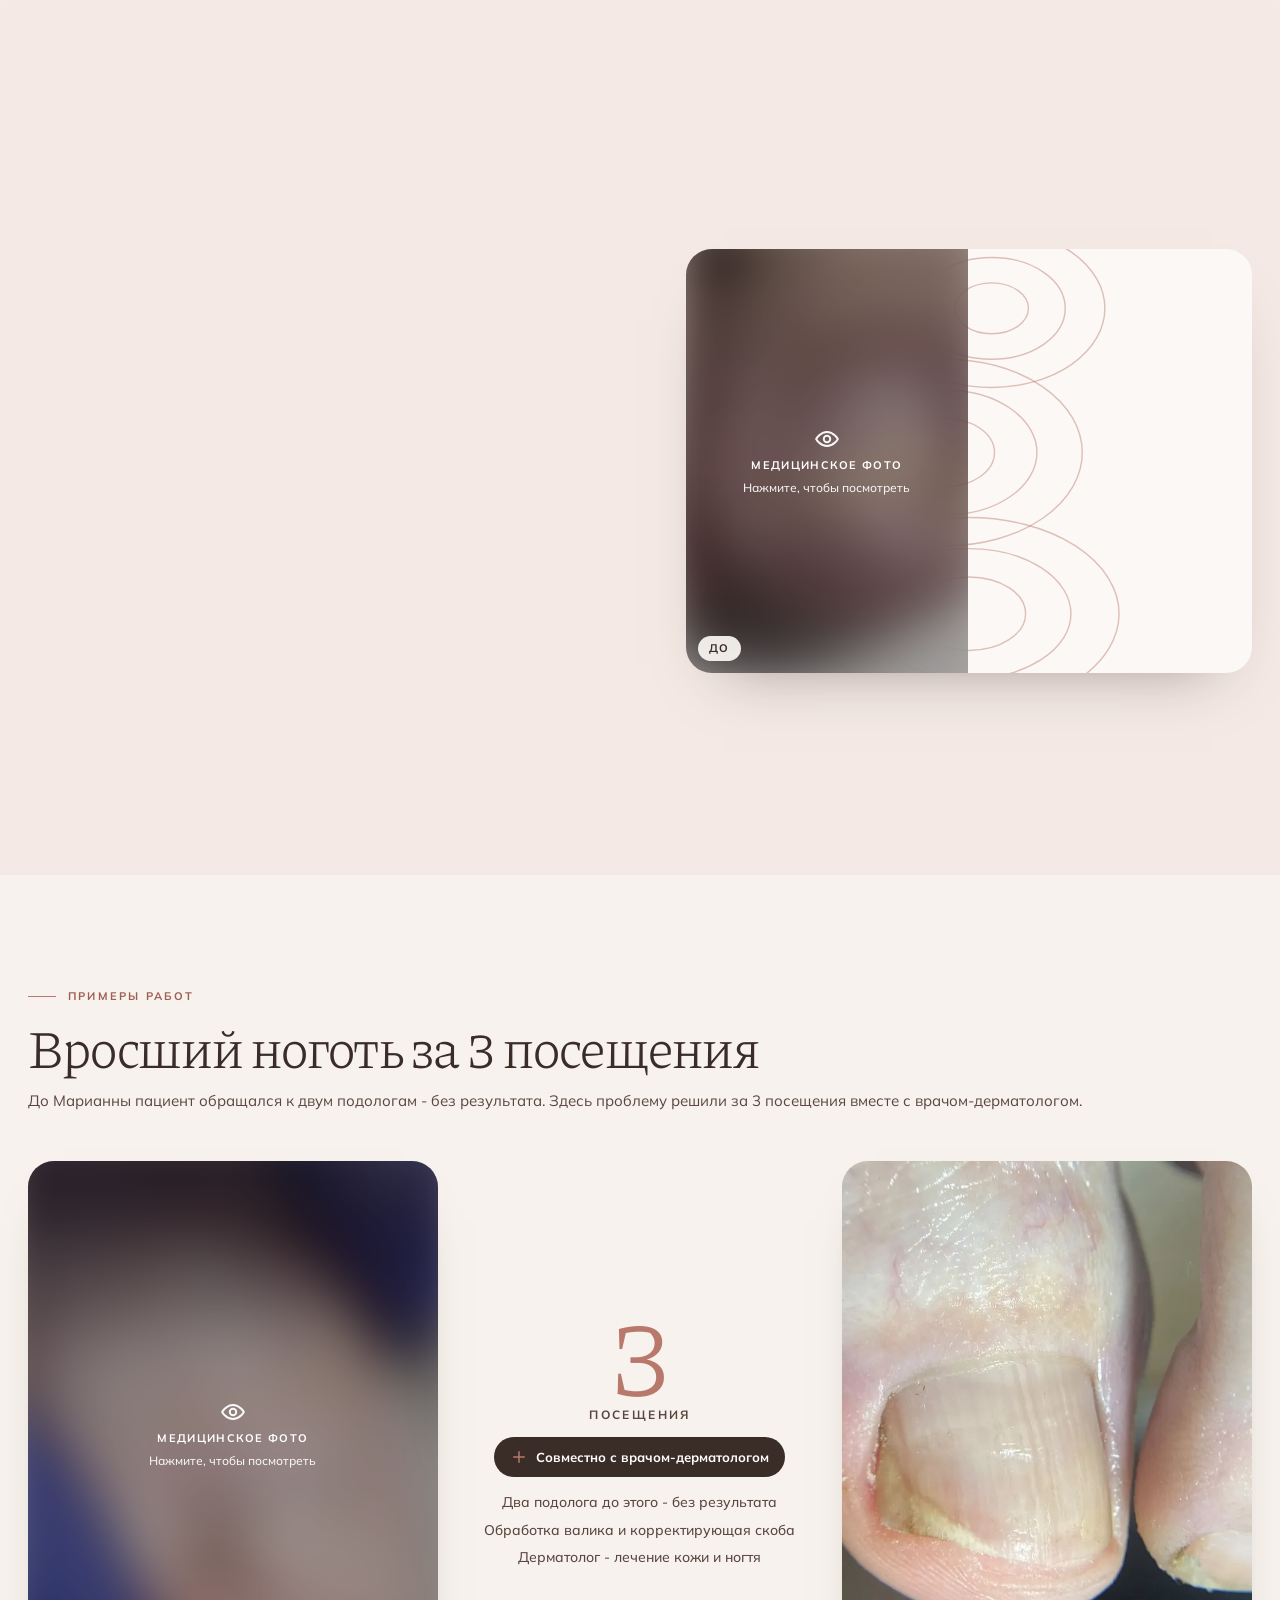
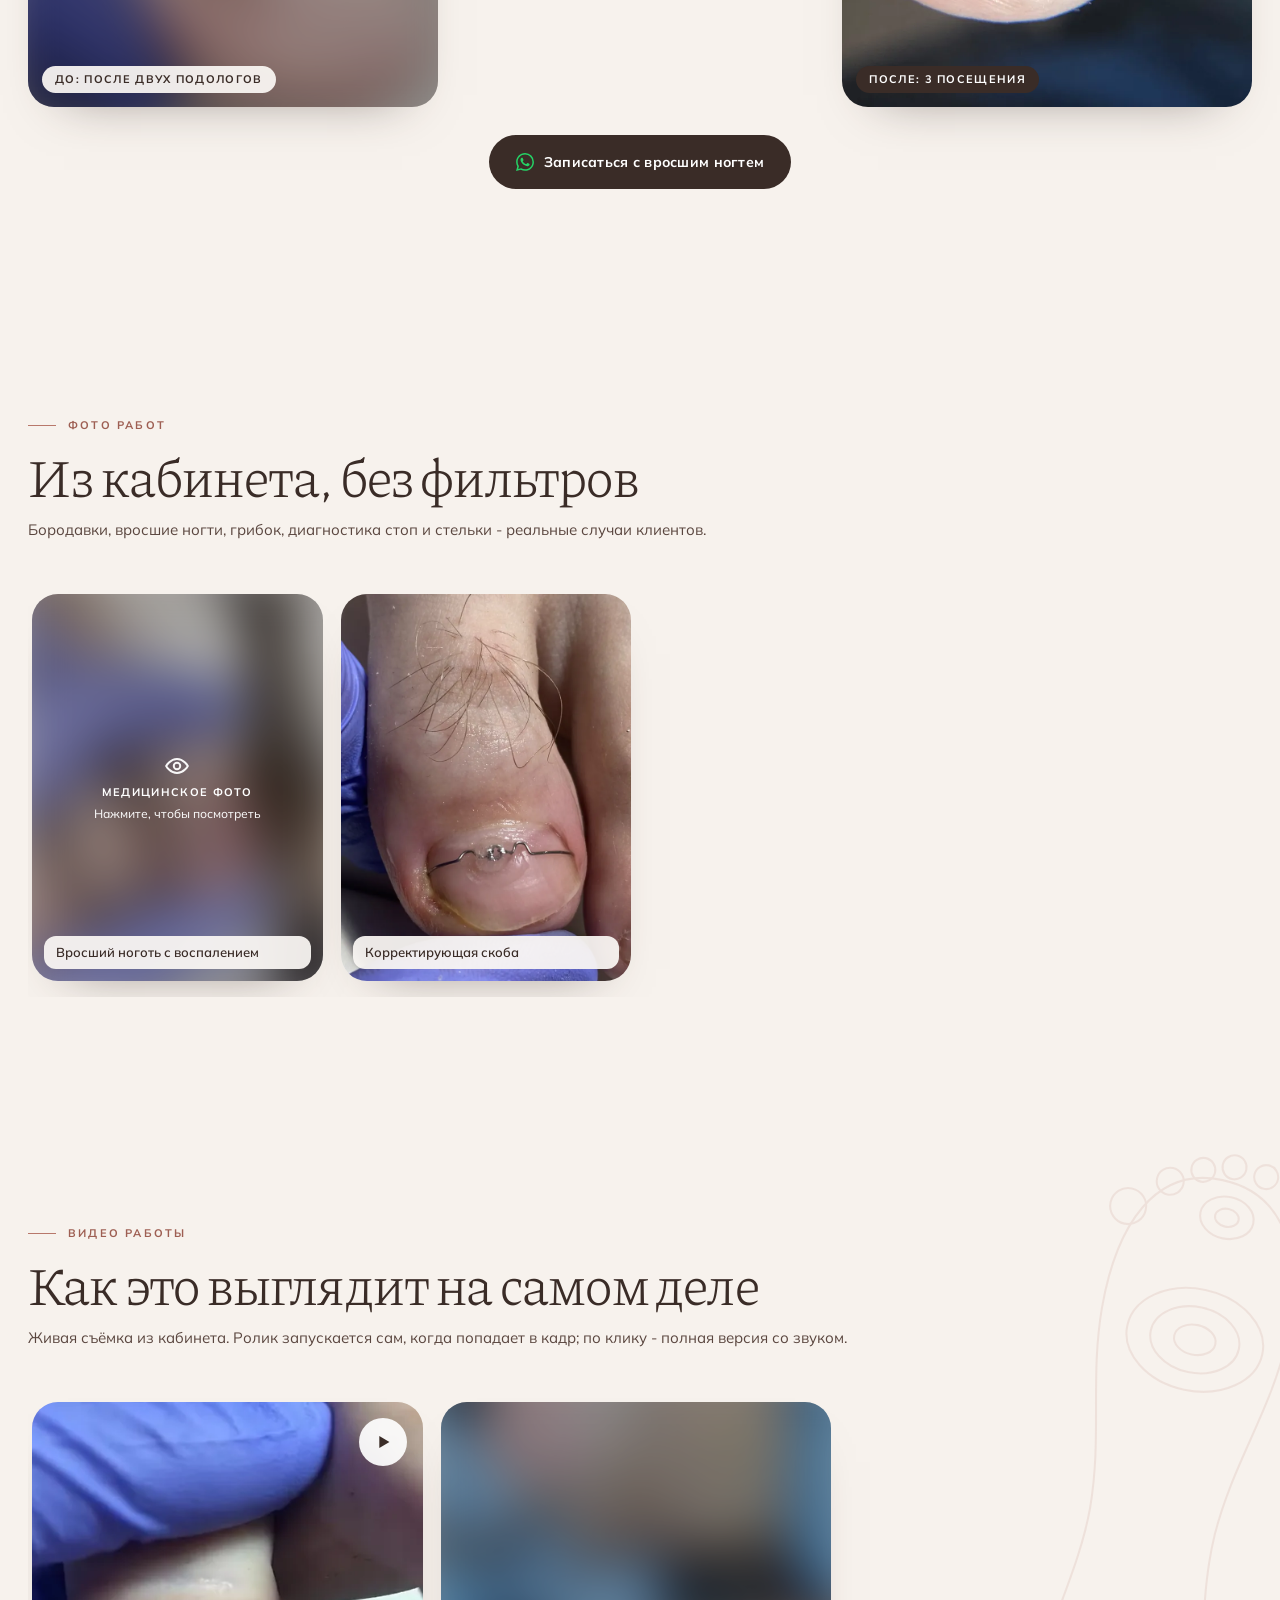
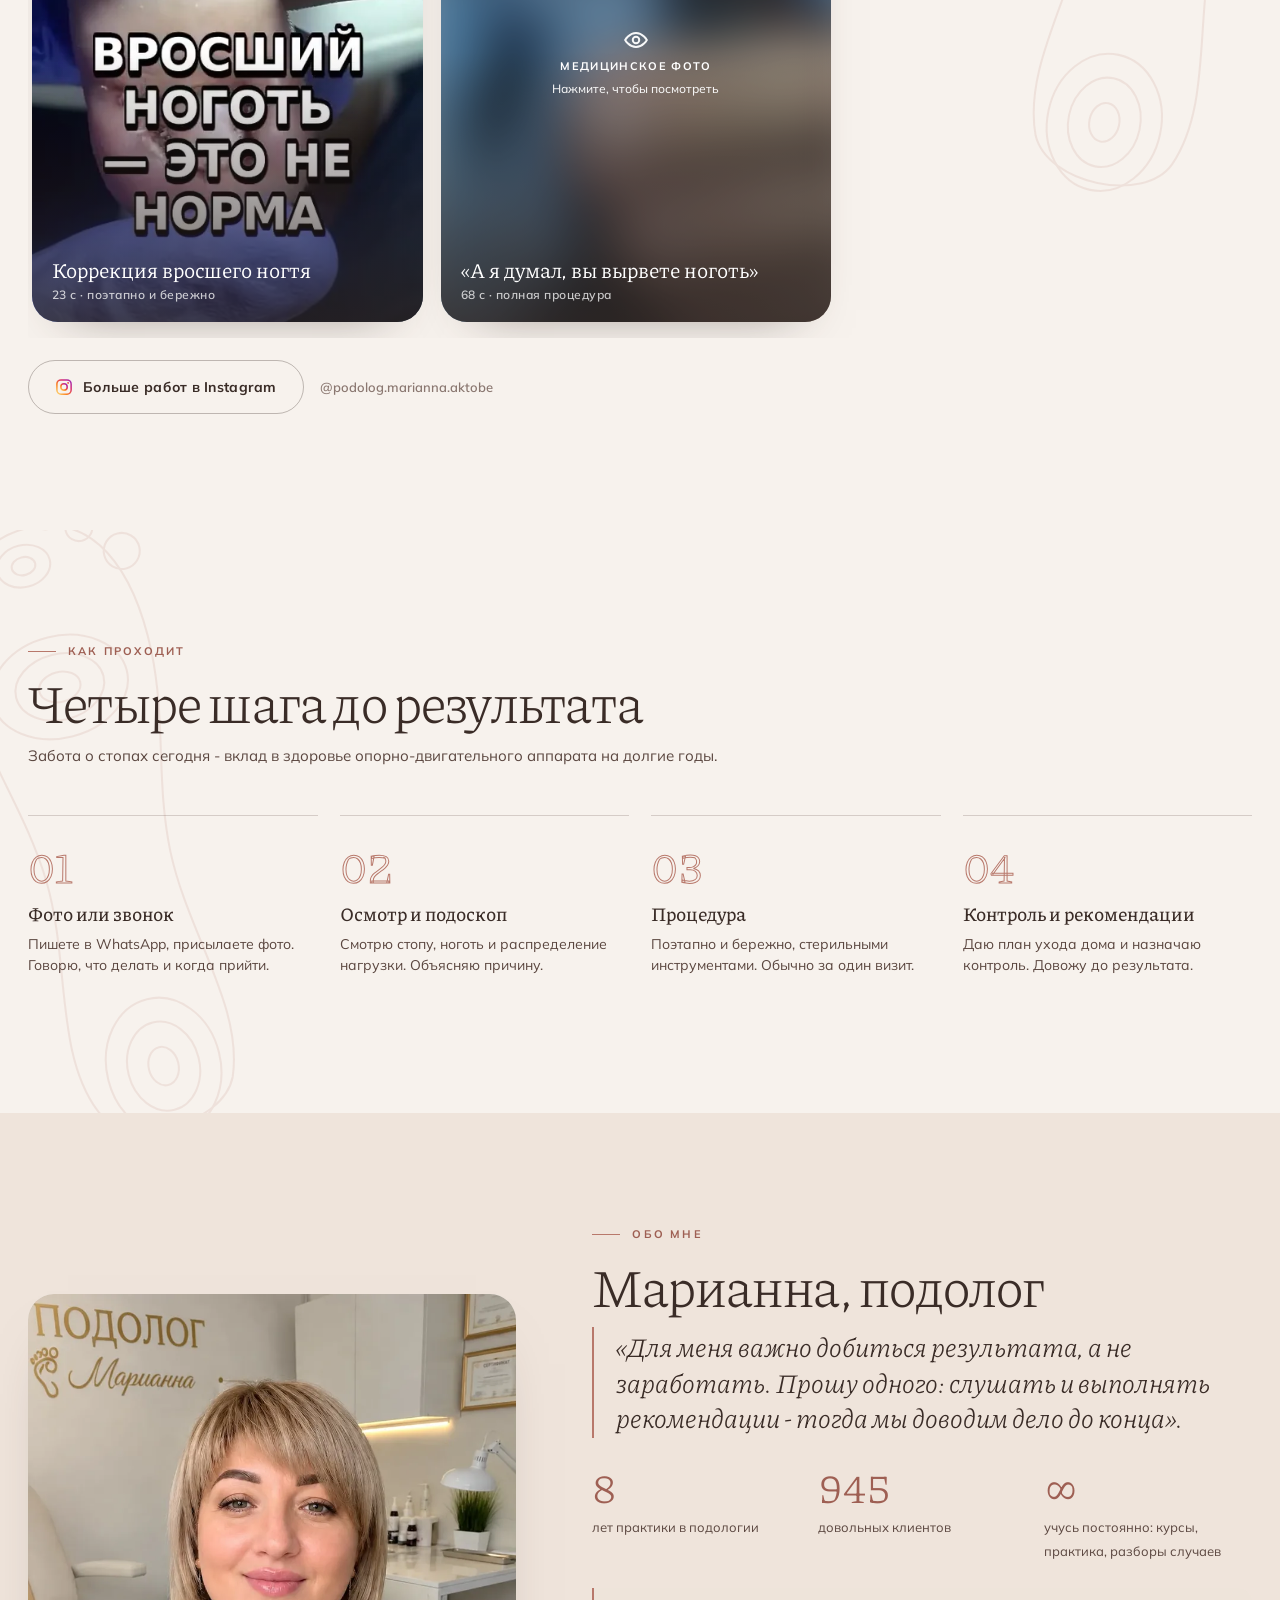
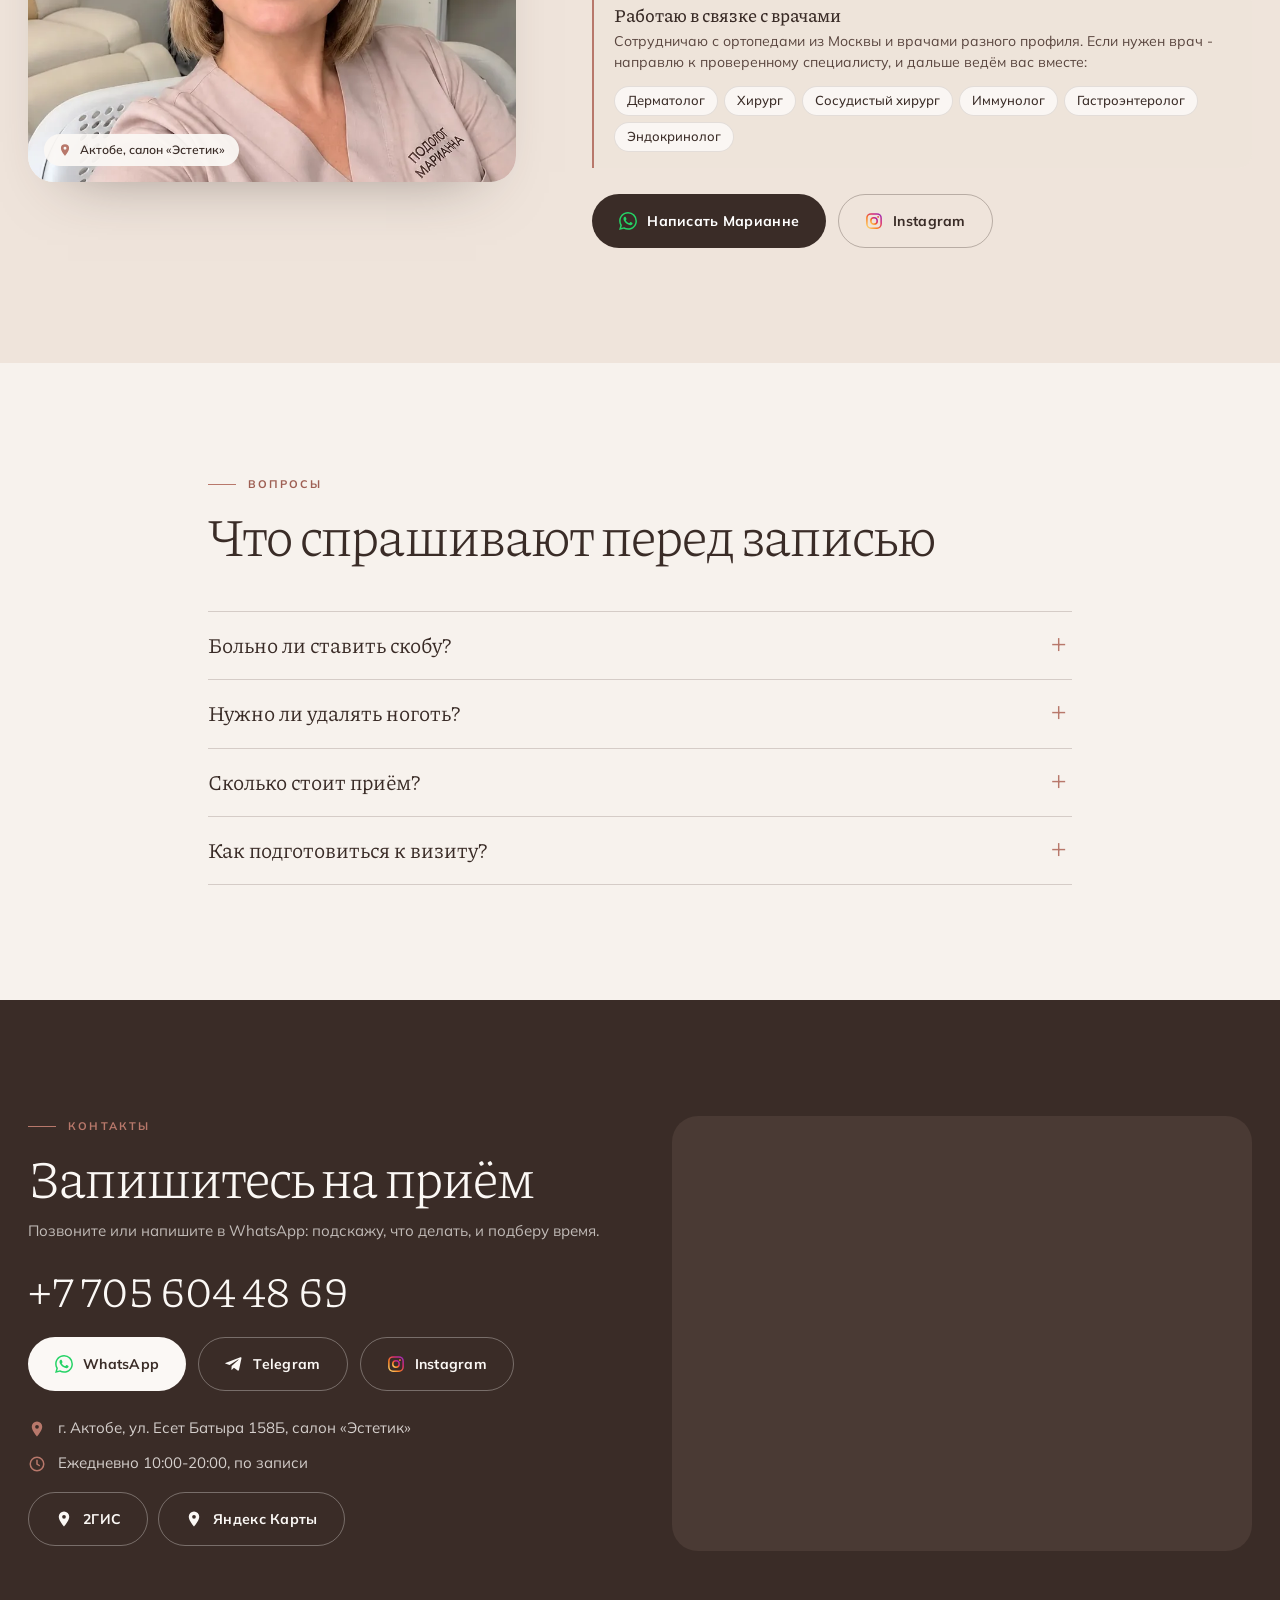
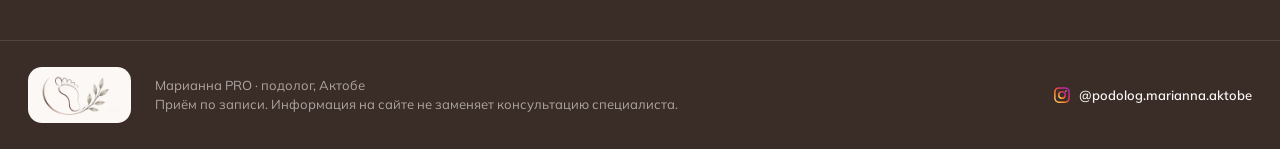
<file: vrosshiy-nogot/index.html>
<!DOCTYPE html>
<html lang="ru">
<head>
<meta charset="utf-8">
<meta name="viewport" content="width=device-width, initial-scale=1, viewport-fit=cover">
<title data-i-t="lp.vr.title">Вросший ноготь в Актобе - коррекция без удаления | Марианна PRO</title>
<meta name="description" data-i-c="lp.vr.desc" content="Подолог Марианна, Актобе: коррекция вросшего ногтя скобой без удаления ногтя. Снимаю боль и воспаление в первый визит. 8 лет практики, работа в связке с врачами. Приём от 15 000 тг.">
<meta name="theme-color" content="#F7F2ED">
<!-- Google tag (gtag.js) - конверсии Google Ads, аккаунт AW-18484539507 -->
<script async src="https://www.googletagmanager.com/gtag/js?id=AW-18484539507"></script>
<script>
  window.dataLayer = window.dataLayer || [];
  function gtag(){dataLayer.push(arguments);}
  gtag('js', new Date());
  gtag('config', 'AW-18484539507');
  /* цели вешает script.js на клики: phone - tel:, contact - WhatsApp и Telegram */
  window.MP_CONV = {
    phone: 'AW-18484539507/tFtwCOCY5osdEPPgju5E',
    contact: 'AW-18484539507/r55fCP-H6osdEPPgju5E'
  };
</script>
<link rel="canonical" href="https://mariannapro.kz/vrosshiy-nogot/">
<meta property="og:type" content="website">
<meta property="og:locale" content="ru_RU">
<meta property="og:url" content="https://mariannapro.kz/vrosshiy-nogot/">
<meta property="og:site_name" content="Марианна PRO">
<meta property="og:title" data-i-c="lp.vr.title" content="Вросший ноготь в Актобе - коррекция без удаления | Марианна PRO">
<meta property="og:description" data-i-c="lp.vr.desc" content="Подолог Марианна, Актобе: коррекция вросшего ногтя скобой без удаления ногтя. Снимаю боль и воспаление в первый визит. 8 лет практики, работа в связке с врачами. Приём от 15 000 тг.">
<meta property="og:image" content="https://mariannapro.kz/assets/og-image.jpg">
<meta property="og:image:width" content="1200">
<meta property="og:image:height" content="630">
<meta name="twitter:card" content="summary_large_image">
<link rel="icon" href="../favicon.ico" sizes="any">
<link rel="icon" type="image/png" sizes="32x32" href="../assets/icon-32.png">
<link rel="icon" type="image/png" sizes="16x16" href="../assets/icon-16.png">
<link rel="apple-touch-icon" href="../assets/apple-touch-icon.png">
<link rel="preconnect" href="https://fonts.googleapis.com">
<link rel="preconnect" href="https://fonts.gstatic.com" crossorigin>
<link rel="preload" as="image" href="../assets/hero.webp" fetchpriority="high">
<link href="https://fonts.googleapis.com/css2?family=Piazzolla:ital,wght@0,300;0,400;0,500;1,300;1,400&family=Mulish:wght@400;500;600;700&display=swap" rel="stylesheet">
<link rel="stylesheet" href="../styles.css?v=20260930-1">
<script type="application/ld+json">
[
 {
  "@context": "https://schema.org",
  "@type": "Service",
  "name": "Коррекция вросшего ногтя",
  "serviceType": "Коррекция вросшего ногтя",
  "areaServed": {
   "@type": "City",
   "name": "Актобе"
  },
  "url": "https://mariannapro.kz/vrosshiy-nogot/",
  "provider": {
   "@type": "MedicalBusiness",
   "name": "Марианна PRO - подолог в Актобе",
   "url": "https://mariannapro.kz/",
   "telephone": "+77056044869",
   "image": "https://mariannapro.kz/assets/og-image.jpg",
   "address": {
    "@type": "PostalAddress",
    "streetAddress": "ул. Есет Батыра 158Б, салон «Эстетик»",
    "addressLocality": "Актобе",
    "addressCountry": "KZ"
   }
  },
  "offers": {
   "@type": "Offer",
   "priceCurrency": "KZT",
   "price": "15000",
   "description": "Приём от 15 000 тг, точная стоимость после осмотра"
  }
 },
 {
  "@context": "https://schema.org",
  "@type": "BreadcrumbList",
  "itemListElement": [
   {
    "@type": "ListItem",
    "position": 1,
    "name": "Марианна PRO",
    "item": "https://mariannapro.kz/"
   },
   {
    "@type": "ListItem",
    "position": 2,
    "name": "Коррекция вросшего ногтя",
    "item": "https://mariannapro.kz/vrosshiy-nogot/"
   }
  ]
 },
 {
  "@context": "https://schema.org",
  "@type": "FAQPage",
  "mainEntity": [
   {
    "@type": "Question",
    "name": "Больно ли ставить скобу?",
    "acceptedAnswer": {
     "@type": "Answer",
     "text": "Процедура переносится спокойно: сначала обрабатываю валик и снимаю воспаление, затем ставлю скобу на ноготь. Домой уходите на своих ногах."
    }
   },
   {
    "@type": "Question",
    "name": "Нужно ли удалять ноготь?",
    "acceptedAnswer": {
     "@type": "Answer",
     "text": "В большинстве случаев нет: скоба и правильная обработка позволяют сохранить ноготь. Решение принимаю после осмотра."
    }
   },
   {
    "@type": "Question",
    "name": "Сколько стоит приём?",
    "acceptedAnswer": {
     "@type": "Answer",
     "text": "От 15 000 тг. Точную стоимость называю после осмотра или бесплатной онлайн-консультации по фото."
    }
   },
   {
    "@type": "Question",
    "name": "Как подготовиться к визиту?",
    "acceptedAnswer": {
     "@type": "Answer",
     "text": "Ничего не срезайте сами и не распаривайте ноги. Возьмите удобную обувь, в которой пальцы не сдавлены."
    }
   }
  ]
 }
]
</script>
<script src="https://lead-bot.sultan-askarov-kz.workers.dev/t.js" data-site="mariannapro" defer></script>
</head>
<body>

<svg width="0" height="0" style="position:absolute" aria-hidden="true">
  <defs>
    <linearGradient id="ig-grad" x1="0" y1="1" x2="1" y2="0">
      <stop offset="0" stop-color="#FEDA75"/><stop offset=".35" stop-color="#FA7E1E"/><stop offset=".7" stop-color="#D62976"/><stop offset="1" stop-color="#962FBF"/>
    </linearGradient>
  </defs>
  <symbol id="ic-wa" viewBox="0 0 24 24"><path fill="currentColor" d="M17.472 14.382c-.297-.149-1.758-.867-2.03-.967-.273-.099-.471-.148-.67.15-.197.297-.767.966-.94 1.164-.173.199-.347.223-.644.075-.297-.15-1.255-.463-2.39-1.475-.883-.788-1.48-1.761-1.653-2.059-.173-.297-.018-.458.13-.606.134-.133.298-.347.446-.52.149-.174.198-.298.298-.497.099-.198.05-.371-.025-.52-.075-.149-.669-1.612-.916-2.207-.242-.579-.487-.5-.669-.51-.173-.008-.371-.01-.57-.01-.198 0-.52.074-.792.372-.272.297-1.04 1.016-1.04 2.479 0 1.462 1.065 2.875 1.213 3.074.149.198 2.096 3.2 5.077 4.487.709.306 1.262.489 1.694.625.712.227 1.36.195 1.871.118.571-.085 1.758-.719 2.006-1.413.248-.694.248-1.289.173-1.413-.074-.124-.272-.198-.57-.347m-5.421 7.403h-.004a9.87 9.87 0 0 1-5.031-1.378l-.361-.214-3.741.982.998-3.648-.235-.374a9.86 9.86 0 0 1-1.51-5.26c.001-5.45 4.436-9.884 9.888-9.884 2.64 0 5.122 1.03 6.988 2.898a9.825 9.825 0 0 1 2.893 6.994c-.003 5.45-4.437 9.884-9.885 9.884m8.413-18.297A11.815 11.815 0 0 0 12.05 0C5.495 0 .16 5.335.157 11.892c0 2.096.547 4.142 1.588 5.945L.057 24l6.305-1.654a11.882 11.882 0 0 0 5.683 1.448h.005c6.554 0 11.89-5.335 11.893-11.893a11.821 11.821 0 0 0-3.48-8.413Z"/></symbol>
  <symbol id="ic-ig" viewBox="0 0 24 24"><rect x="2.5" y="2.5" width="19" height="19" rx="5.5" fill="none" stroke="url(#ig-grad)" stroke-width="2"/><circle cx="12" cy="12" r="4.3" fill="none" stroke="url(#ig-grad)" stroke-width="2"/><circle cx="17.4" cy="6.6" r="1.3" fill="url(#ig-grad)"/></symbol>
  <symbol id="ic-tel" viewBox="0 0 24 24"><path fill="currentColor" d="M6.6 10.8c1.4 2.8 3.8 5.1 6.6 6.6l2.2-2.2c.3-.3.7-.4 1-.2 1.1.4 2.3.6 3.6.6.6 0 1 .4 1 1V20c0 .6-.4 1-1 1C10.6 21 3 13.4 3 4c0-.6.4-1 1-1h3.5c.6 0 1 .4 1 1 0 1.3.2 2.5.6 3.6.1.3 0 .7-.2 1L6.6 10.8z"/></symbol>
  <symbol id="ic-tg" viewBox="0 0 24 24"><path fill="currentColor" d="M21.9 4.6 18.7 19.8c-.2 1-.9 1.3-1.8.8l-5-3.7-2.4 2.3c-.3.3-.5.5-1 .5l.4-5.1 9.2-8.3c.4-.4-.1-.6-.6-.2L6.1 13.3 1.2 11.8c-1.1-.3-1.1-1.1.2-1.6L20.5 3c.9-.3 1.7.2 1.4 1.6z"/></symbol>
  <symbol id="ic-play" viewBox="0 0 24 24"><path fill="currentColor" d="M8 5.5v13l11-6.5z"/></symbol>
  <symbol id="ic-plus" viewBox="0 0 24 24"><path fill="none" stroke="currentColor" stroke-width="2" stroke-linecap="round" d="M12 5v14M5 12h14"/></symbol>
  <symbol id="ic-x" viewBox="0 0 24 24"><path fill="none" stroke="currentColor" stroke-width="2" stroke-linecap="round" d="M6 6l12 12M18 6 6 18"/></symbol>
  <symbol id="ic-chev" viewBox="0 0 24 24"><path fill="none" stroke="currentColor" stroke-width="2" stroke-linecap="round" stroke-linejoin="round" d="m9 5 7 7-7 7"/></symbol>
  <symbol id="ic-pin" viewBox="0 0 24 24"><path fill="currentColor" d="M12 2a7 7 0 0 0-7 7c0 5.2 7 13 7 13s7-7.8 7-13a7 7 0 0 0-7-7zm0 9.5A2.5 2.5 0 1 1 12 6.5a2.5 2.5 0 0 1 0 5z"/></symbol>
  <symbol id="ic-clock" viewBox="0 0 24 24"><path fill="none" stroke="currentColor" stroke-width="2" stroke-linecap="round" d="M12 7v5l3 2"/><circle cx="12" cy="12" r="9" fill="none" stroke="currentColor" stroke-width="2"/></symbol>
  <!-- плантограмма: контур стопы и изолинии давления - тихий фон секций -->
  <symbol id="sole" viewBox="0 0 220 470">
    <g fill="none" stroke="currentColor" stroke-width="1.4">
      <path d="M104 22c46 0 66 44 64 100-2 48-18 84-20 132-2 56 22 112 4 156-13 30-79 30-93 0-18-44 6-100 4-156-2-48-18-84-20-132C41 66 58 22 104 22z"/>
      <circle cx="46" cy="52" r="12"/><circle cx="70" cy="30" r="9"/><circle cx="90" cy="18" r="8"/><circle cx="110" cy="12" r="8"/><circle cx="132" cy="14" r="8"/>
      <ellipse cx="108" cy="130" rx="46" ry="34"/><ellipse cx="108" cy="130" rx="30" ry="22"/><ellipse cx="108" cy="130" rx="14" ry="10"/>
      <ellipse cx="102" cy="392" rx="38" ry="46"/><ellipse cx="102" cy="392" rx="24" ry="30"/><ellipse cx="102" cy="392" rx="10" ry="13"/>
      <ellipse cx="112" cy="46" rx="18" ry="14"/><ellipse cx="112" cy="46" rx="8" ry="6"/>
    </g>
  </symbol>
</svg>

<header class="hdr" id="hdr">
  <div class="hdr-in">
    <a class="logo" href="../" aria-label="Марианна PRO - на главную">
      <img src="../assets/logo.webp" width="823" height="204" alt="Марианна PRO - подология, педикюр, здоровье">
    </a>
    <nav class="nav" aria-label="Разделы">
      <a href="../#uslugi" data-i="nav.uslugi">Услуги</a>
      <a href="#video" data-i="nav.video">Видео</a>
      <a href="#kak" data-i="nav.kak">Как проходит</a>
      <a href="#obo-mne" data-i="nav.obo">Обо мне</a>
      <a href="#kontakty" data-i="nav.kont">Контакты</a>
    </nav>
    <div class="hdr-right">
      <div class="lang" role="group" aria-label="Язык сайта">
        <button type="button" data-lang="ru" class="is-active" aria-pressed="true" lang="ru">RU</button>
        <button type="button" data-lang="kk" aria-pressed="false">KZ</button>
        <button type="button" data-lang="en" aria-pressed="false">EN</button>
      </div>
      <a class="ig-round" href="https://www.instagram.com/podolog.marianna.aktobe/" target="_blank" rel="noopener" aria-label="Instagram"><svg width="20" height="20"><use href="#ic-ig"/></svg></a>
      <a class="call" href="tel:+77056044869"><svg width="18" height="18"><use href="#ic-tel"/></svg><span>+7 705 604 48 69</span></a>
      <button class="burger" id="burger" type="button" aria-label="Меню" aria-expanded="false" aria-controls="mnav"><span></span><span></span><span></span></button>
    </div>
  </div>
</header>

<div class="mnav" id="mnav">
  <nav class="mnav-links" aria-label="Меню">
    <a href="#vrosshiy" data-i="mn.vrosshiy">Вросший ноготь</a>
    <a href="../ortopedicheskie-stelki/" data-i="mn.stelki">Ортопедические стельки</a>
    <a href="../gribok-nogtey/" data-i="mn.gribok">Обработка при грибке</a>
    <a href="#primer" data-i="mn.primer">Примеры работ</a>
    <a href="../borodavki/" data-i="mn.bor">Бородавки</a>
    <a href="../diabeticheskaya-stopa/" data-i="mn.diabet">Диабетическая стопа</a>
    <a href="#raboty" data-i="mn.raboty">Фото работ</a>
    <a href="../#uslugi" data-i="mn.uslugi">Все услуги и цены</a>
    <a href="#video" data-i="nav.video">Видео</a>
    <a href="#kak" data-i="nav.kak">Как проходит</a>
    <a href="#obo-mne" data-i="nav.obo">Обо мне</a>
    <a href="#kontakty" data-i="nav.kont">Контакты</a>
  </nav>
  <div class="mnav-foot">
    <a class="btn solid" href="tel:+77056044869"><svg width="18" height="18"><use href="#ic-tel"/></svg><span>+7 705 604 48 69</span></a>
    <a class="btn wa" href="https://wa.me/77056044869" data-wa="hero" target="_blank" rel="noopener"><svg width="18" height="18"><use href="#ic-wa"/></svg><span>WhatsApp</span></a>
    <a class="btn ghost" href="https://www.instagram.com/podolog.marianna.aktobe/" target="_blank" rel="noopener"><svg width="18" height="18"><use href="#ic-ig"/></svg><span>Instagram</span></a>
  </div>
</div>

<main>

<!-- ГЕРОЙ: фото в арке, изолинии отпечатка фоном вокруг -->
<div class="pw hero-pw" id="top">
  <section class="plate hero" id="hero">
    <div class="hero-ph"><img src="../assets/hero.webp" width="1365" height="1820" alt="Подолог Марианна за работой в кабинете, Актобе" fetchpriority="high" decoding="async"></div>
    <div class="iso" id="iso" aria-hidden="true"></div>
    <div class="hero-veil" aria-hidden="true"></div>
    <div class="wrap hero-in txt">
      <p class="kicker" data-i="lp.vr.k">Актобе · подолог · вросший ноготь</p>
      <h1 class="h1"><span class="big fit" data-i="lp.vr.t1">Вросший ноготь -</span><span class="sub" data-i="lp.vr.t2">коррекция без удаления</span></h1>
      <p class="lead" data-i="lp.vr.lead">Снимаю боль и воспаление в первый визит и ставлю корректирующую скобу - ноготь остаётся на месте. 8 лет практики, 1000+ клиентов. Приём от 15 000 тг, консультация по фото бесплатно.</p>
      <p class="hero-docs"><span class="hd-ic"><svg width="14" height="14"><use href="#ic-plus"/></svg></span><span><b data-i="h.docs1">Работаю в связке с врачами</b> <span data-i="h.docs2">дерматолог, хирург, эндокринолог и ортопеды из Москвы</span></span></p>
      <div class="btns">
        <a class="btn wa" href="https://wa.me/77056044869" data-wa="vrosshiy" target="_blank" rel="noopener"><svg width="18" height="18"><use href="#ic-wa"/></svg><span data-i="h.b1">Записаться в WhatsApp</span></a>
        <a class="btn ghost" href="#primer"><span data-i="lp.b2.primer">Пример работы</span></a>
      </div>
      <a class="iglink" href="https://www.instagram.com/podolog.marianna.aktobe/" target="_blank" rel="noopener"><svg width="16" height="16"><use href="#ic-ig"/></svg><span data-i="h.ig">Работы и процесс в Instagram</span><i>→</i></a>
    </div>
    <div class="marq" aria-hidden="true"><div class="ticker" id="mq"></div></div>
  </section>
</div>


<!-- ПЛИТА 1: вросший ноготь -->
<div class="pw" id="vrosshiy">
  <section class="plate svc t-rose">
    <div class="wrap svc-in">
      <div class="txt">
        <p class="kicker" data-i="s1.k">Коррекция вросшего ногтя</p>
        <h2 class="h2" data-i="s1.t">Скоба вместо хирургии</h2>
        <p class="lead" data-i="s1.l">Снимаю боль и воспаление в первый визит, ставлю корректирующую скобу: ноготь остаётся на месте и растёт правильно.</p>
        <ul class="ticks">
          <li data-i="s1.b1">Без удаления ногтя</li>
          <li data-i="s1.b2">Контроль после процедуры</li>
          <li data-i="s1.b3">Работаю поэтапно и бережно</li>
        </ul>
        <div class="btns">
          <a class="btn wa" href="https://wa.me/77056044869" data-wa="vrosshiy" target="_blank" rel="noopener"><svg width="18" height="18"><use href="#ic-wa"/></svg><span data-i="s.book">Записаться</span></a>
          <span class="price"><b data-i="s.price">от 15 000 тг</b><small data-i="s.price2">точно - после осмотра</small></span>
        </div>
      </div>
      <div class="ph fr ba">
        <figure class="ba-i sens"><img src="../assets/ba-vr-do.webp" width="600" height="900" alt="Вросший ноготь до коррекции: воспаление околоногтевого валика" loading="lazy" decoding="async"><figcaption data-i="ba.do">До</figcaption></figure>
        <figure class="ba-i ba-after"><img src="../assets/ba-vr-posle.webp" width="600" height="900" alt="Тот же ноготь после коррекции скобой: ровный край, валик спокойный" loading="lazy" decoding="async"><figcaption data-i="ba.vr">После коррекции</figcaption></figure>
      </div>
    </div>
  </section>
</div>


<!-- ПРИМЕР РАБОТЫ: грибок, 8 месяцев с дерматологом -->
<section class="sec case" id="primer">
  <div class="wrap">
    <div class="head rv">
      <p class="kicker" data-i="pr.k">Примеры работ</p>
      <h2 class="h2" data-i="pr2.t">Вросший ноготь за 3 посещения</h2>
      <p class="lead" data-i="pr2.l">До Марианны пациент обращался к двум подологам - без результата. Здесь проблему решили за 3 посещения вместе с врачом-дерматологом.</p>
    </div>
    <div class="case-grid">
      <div class="case-col rv">
        <figure class="case-card sens">
          <img src="../assets/k-vr-posle.webp" width="720" height="960" alt="Вросший ноготь со скобой на приёме" loading="lazy" decoding="async">
          <figcaption class="case-tag" data-i="pr2.do">До: после двух подологов</figcaption>
        </figure>
      </div>
      <div class="case-mid rv">
        <span class="case-months"><b>3</b><span data-i="pr2.m">посещения</span></span>
        <span class="case-derm"><svg width="18" height="18"><use href="#ic-plus"/></svg><span data-i="pr.derm">Совместно с врачом-дерматологом</span></span>
        <ul class="case-steps">
          <li data-i="pr2.s1">Два подолога до этого - без результата</li>
          <li data-i="pr2.s2">Обработка валика и корректирующая скоба</li>
          <li data-i="pr2.s3">Дерматолог - лечение кожи и ногтя</li>
        </ul>
      </div>
      <div class="case-col rv">
        <figure class="case-card case-after">
          <img src="../assets/k-vr-do.webp" width="720" height="960" alt="Тот же ноготь после 3 посещений: край ровный, валик спокойный" loading="lazy" decoding="async">
          <figcaption class="case-tag dark" data-i="pr2.posle">После: 3 посещения</figcaption>
        </figure>
      </div>
    </div>
    <div class="btns rv case-btns">
      <a class="btn wa" href="https://wa.me/77056044869" data-wa="vrosshiy" target="_blank" rel="noopener"><svg width="18" height="18"><use href="#ic-wa"/></svg><span data-i="pr2.b">Записаться с вросшим ногтем</span></a>
    </div>
  </div>
</section>


<!-- ФОТО РАБОТ -->
<section class="sec" id="raboty">
  <div class="wrap">
    <div class="head rv">
      <p class="kicker" data-i="g.k">Фото работ</p>
      <h2 class="h2" data-i="g.t">Из кабинета, без фильтров</h2>
      <p class="lead" data-i="g.l">Бородавки, вросшие ногти, грибок, диагностика стоп и стельки - реальные случаи клиентов.</p>
    </div>
    <div class="track-wrap rv">
      <button class="arr prev" type="button" data-prev="#gtrack" aria-label="Назад"><svg width="20" height="20"><use href="#ic-chev"/></svg></button>
      <button class="arr next" type="button" data-next="#gtrack" aria-label="Вперёд"><svg width="20" height="20"><use href="#ic-chev"/></svg></button>
      <ul class="track gtrack" id="gtrack" tabindex="0">
        <li><figure class="gcard sens"><img src="../assets/g-vr-vospal.webp" width="720" height="960" alt="Вросший ноготь с воспалением" loading="lazy" decoding="async"><figcaption data-i="g.6">Вросший ноготь с воспалением</figcaption></figure></li>
        <li><figure class="gcard"><img src="../assets/g-skoba1.webp" width="720" height="960" alt="Корректирующая скоба" loading="lazy" decoding="async"><figcaption data-i="g.7">Корректирующая скоба</figcaption></figure></li>
      </ul>
    </div>
  </div>
</section>


<!-- ВИДЕО РАБОТЫ -->
<section class="sec" id="video">
  <svg class="bg-sole" aria-hidden="true"><use href="#sole"/></svg>
  <div class="wrap">
    <div class="head rv">
      <p class="kicker" data-i="v.k">Видео работы</p>
      <h2 class="h2" data-i="v.t">Как это выглядит на самом деле</h2>
      <p class="lead" data-i="v.l">Живая съёмка из кабинета. Ролик запускается сам, когда попадает в кадр; по клику - полная версия со звуком.</p>
    </div>
    <div class="track-wrap rv">
      <button class="arr prev" type="button" data-prev="#vtrack" aria-label="Назад"><svg width="20" height="20"><use href="#ic-chev"/></svg></button>
      <button class="arr next" type="button" data-next="#vtrack" aria-label="Вперёд"><svg width="20" height="20"><use href="#ic-chev"/></svg></button>
      <ul class="track vtrack" id="vtrack" tabindex="0">
        <li>
          <button class="vcard vplay" type="button" data-video="../assets/video/korrekciya.mp4" data-title="v.c2">
            <img src="../assets/v-korrekciya2.webp" width="480" height="640" alt="Коррекция вросшего ногтя, кадр из ролика" loading="lazy" decoding="async">
            <span class="vcap"><b data-i="v.c2">Коррекция вросшего ногтя</b><small data-i="v.c2s">23 с · поэтапно и бережно</small></span>
            <span class="vplay-ic"><svg width="22" height="22"><use href="#ic-play"/></svg></span>
          </button>
        </li>
        <li>
          <button class="vcard vplay sens" type="button" data-video="../assets/video/vrosshiy.mp4" data-title="v.c3">
            <img src="../assets/v-vrosshiy.webp" width="480" height="640" alt="Работа с вросшим ногтем без удаления, кадр из ролика" loading="lazy" decoding="async">
            <span class="vcap"><b data-i="v.c3">«А я думал, вы вырвете ноготь»</b><small data-i="v.c3s">68 с · полная процедура</small></span>
            <span class="vplay-ic"><svg width="22" height="22"><use href="#ic-play"/></svg></span>
          </button>
        </li>
      </ul>
    </div>
    <div class="igrow rv">
      <a class="btn ghost" href="https://www.instagram.com/podolog.marianna.aktobe/" target="_blank" rel="noopener"><svg width="18" height="18"><use href="#ic-ig"/></svg><span data-i="v.ig">Больше работ в Instagram</span></a>
      <span class="nick">@podolog.marianna.aktobe</span>
    </div>
  </div>
</section>


<!-- КАК ПРОХОДИТ -->
<section class="sec" id="kak">
  <svg class="bg-sole r" aria-hidden="true"><use href="#sole"/></svg>
  <div class="wrap">
    <div class="head rv">
      <p class="kicker" data-i="k.k">Как проходит</p>
      <h2 class="h2" data-i="k.t">Четыре шага до результата</h2>
      <p class="lead" data-i="k.l">Забота о стопах сегодня - вклад в здоровье опорно-двигательного аппарата на долгие годы.</p>
    </div>
    <ol class="steps">
      <li class="rv"><span class="num">01</span><b data-i="k.s1">Фото или звонок</b><span data-i="k.s1s">Пишете в WhatsApp, присылаете фото. Говорю, что делать и когда прийти.</span></li>
      <li class="rv"><span class="num">02</span><b data-i="k.s2">Осмотр и подоскоп</b><span data-i="k.s2s">Смотрю стопу, ноготь и распределение нагрузки. Объясняю причину.</span></li>
      <li class="rv"><span class="num">03</span><b data-i="k.s3">Процедура</b><span data-i="k.s3s">Поэтапно и бережно, стерильными инструментами. Обычно за один визит.</span></li>
      <li class="rv"><span class="num">04</span><b data-i="k.s4">Контроль и рекомендации</b><span data-i="k.s4s">Даю план ухода дома и назначаю контроль. Довожу до результата.</span></li>
    </ol>
  </div>
</section>


<!-- ОБО МНЕ -->
<section class="sec sand" id="obo-mne">
  <div class="wrap about">
    <div class="about-ph rv">
      <img src="../assets/marianna2.webp" width="820" height="820" alt="Подолог Марианна в своём кабинете" loading="lazy" decoding="async">
      <span class="about-tag"><svg width="14" height="14"><use href="#ic-pin"/></svg><span data-i="a.tag">Актобе, салон «Эстетик»</span></span>
    </div>
    <div class="about-txt">
      <div class="head rv">
        <p class="kicker" data-i="a.k">Обо мне</p>
        <h2 class="h2" data-i="a.t">Марианна, подолог</h2>
      </div>
      <blockquote class="quote rv" data-i="a.q">«Для меня важно добиться результата, а не заработать. Прошу одного: слушать и выполнять рекомендации - тогда мы доводим дело до конца».</blockquote>
      <ul class="facts rv">
        <li><b data-count="8">8</b><span data-i="a.f1">лет практики в подологии</span></li>
        <li><b data-count="1000" data-suffix="+">1000+</b><span data-i="a.f2">довольных клиентов</span></li>
        <li><b>∞</b><span data-i="a.f3">учусь постоянно: курсы, практика, разборы случаев</span></li>
      </ul>
      <div class="docs rv"><b data-i="a.d1">Работаю в связке с врачами</b><span data-i="a.d2">Сотрудничаю с ортопедами из Москвы и врачами разного профиля. Если нужен врач - направлю к проверенному специалисту, и дальше ведём вас вместе:</span>
        <ul class="docs-list">
          <li data-i="a.v1">Дерматолог</li><li data-i="a.v2">Хирург</li><li data-i="a.v3">Сосудистый хирург</li><li data-i="a.v4">Иммунолог</li><li data-i="a.v5">Гастроэнтеролог</li><li data-i="a.v6">Эндокринолог</li>
        </ul>
      </div>
      <div class="btns rv">
        <a class="btn wa" href="https://wa.me/77056044869" data-wa="hero" target="_blank" rel="noopener"><svg width="18" height="18"><use href="#ic-wa"/></svg><span data-i="a.b">Написать Марианне</span></a>
        <a class="btn ghost" href="https://www.instagram.com/podolog.marianna.aktobe/" target="_blank" rel="noopener"><svg width="18" height="18"><use href="#ic-ig"/></svg><span>Instagram</span></a>
      </div>
    </div>
  </div>
</section>


<!-- ВОПРОСЫ -->
<section class="sec" id="faq">
  <div class="wrap narrow">
    <div class="head rv">
      <p class="kicker" data-i="f.k">Вопросы</p>
      <h2 class="h2" data-i="f.t">Что спрашивают перед записью</h2>
    </div>
    <div class="faq rv">
      <details><summary data-i="f.q1">Больно ли ставить скобу?</summary><p data-i="f.a1">Процедура переносится спокойно: сначала обрабатываю валик и снимаю воспаление, затем ставлю скобу на ноготь. Домой уходите на своих ногах.</p></details>
      <details><summary data-i="f.q2">Нужно ли удалять ноготь?</summary><p data-i="f.a2">В большинстве случаев нет: скоба и правильная обработка позволяют сохранить ноготь. Решение принимаю после осмотра.</p></details>
      <details><summary data-i="f.q3">Сколько стоит приём?</summary><p data-i="f.a3">От 15 000 тг. Точную стоимость называю после осмотра или бесплатной онлайн-консультации по фото.</p></details>
      <details><summary data-i="f.q4">Как подготовиться к визиту?</summary><p data-i="f.a4">Ничего не срезайте сами и не распаривайте ноги. Возьмите удобную обувь, в которой пальцы не сдавлены.</p></details>
    </div>
  </div>
</section>


<!-- КОНТАКТЫ -->
<section class="sec kont" id="kontakty">
  <div class="wrap">
    <div class="kont-grid">
      <div class="kont-txt">
        <p class="kicker" data-i="c.k">Контакты</p>
        <h2 class="h2" data-i="c.t">Запишитесь на приём</h2>
        <p class="lead" data-i="c.l">Позвоните или напишите в WhatsApp: подскажу, что делать, и подберу время.</p>
        <a class="bigtel" href="tel:+77056044869">+7 705 604 48 69</a>
        <div class="btns">
          <a class="btn wa" href="https://wa.me/77056044869" data-wa="kontakty" target="_blank" rel="noopener"><svg width="18" height="18"><use href="#ic-wa"/></svg><span>WhatsApp</span></a>
          <a class="btn ghost" href="https://t.me/Mariannakovalenko1986" target="_blank" rel="noopener"><svg width="18" height="18"><use href="#ic-tg"/></svg><span>Telegram</span></a>
          <a class="btn ghost" href="https://www.instagram.com/podolog.marianna.aktobe/" target="_blank" rel="noopener"><svg width="18" height="18"><use href="#ic-ig"/></svg><span>Instagram</span></a>
        </div>
        <ul class="kont-list">
          <li><svg width="18" height="18"><use href="#ic-pin"/></svg><span data-i="c.addr">г. Актобе, ул. Есет Батыра 158Б, салон «Эстетик»</span></li>
          <li><svg width="18" height="18"><use href="#ic-clock"/></svg><span data-i="c.hours">Ежедневно 10:00-20:00, по записи</span></li>
        </ul>
        <div class="map-links">
          <a class="btn ghost" href="https://2gis.kz/aktobe/geo/70000001032155091" target="_blank" rel="noopener"><svg width="18" height="18"><use href="#ic-pin"/></svg><span>2ГИС</span></a>
          <a class="btn ghost" href="https://yandex.kz/maps/org/estetik/57534524420/" target="_blank" rel="noopener"><svg width="18" height="18"><use href="#ic-pin"/></svg><span data-i="c.yandex">Яндекс Карты</span></a>
        </div>
      </div>
      <div class="map" id="map">
        <iframe title="Карта: Актобе, ул. Есет Батыра 158Б, салон «Эстетик»" data-src="https://yandex.ru/map-widget/v1/?oid=57534524420&amp;ol=biz&amp;z=17" loading="lazy" referrerpolicy="no-referrer-when-downgrade" allowfullscreen></iframe>
      </div>
    </div>
  </div>
  <footer class="foot">
    <div class="wrap foot-in">
      <a class="foot-logo" href="../"><img src="../assets/mark.webp" width="360" height="183" alt="Марианна PRO"></a>
      <p class="foot-txt"><span data-i="ft.1">Марианна PRO · подолог, Актобе</span><br><span data-i="ft.2">Приём по записи. Информация на сайте не заменяет консультацию специалиста.</span></p>
      <a class="foot-ig" href="https://www.instagram.com/podolog.marianna.aktobe/" target="_blank" rel="noopener"><svg width="18" height="18"><use href="#ic-ig"/></svg><span>@podolog.marianna.aktobe</span></a>
    </div>
  </footer>
</section>

</main>

<!-- липкая панель на телефоне -->
<div class="bar" id="bar">
  <a class="bar-tel" href="tel:+77056044869"><svg width="18" height="18"><use href="#ic-tel"/></svg><span data-i="bar.tel">Позвонить</span></a>
  <a class="bar-wa" href="https://wa.me/77056044869" data-wa="hero" target="_blank" rel="noopener"><svg width="18" height="18"><use href="#ic-wa"/></svg><span>WhatsApp</span></a>
  <a class="bar-ig" href="https://www.instagram.com/podolog.marianna.aktobe/" target="_blank" rel="noopener" aria-label="Instagram"><svg width="20" height="20"><use href="#ic-ig"/></svg></a>
</div>

<!-- модальный плеер -->
<div class="vmodal" id="vmodal" role="dialog" aria-modal="true" aria-label="Видео">
  <div class="vm-back" data-vm-close></div>
  <div class="vm-box">
    <button class="vm-x" type="button" data-vm-close aria-label="Закрыть"><svg width="22" height="22"><use href="#ic-x"/></svg></button>
    <video id="vplayer" controls playsinline preload="metadata"></video>
    <p class="vm-cap" id="vm-cap"></p>
  </div>
</div>

<script src="../script.js?v=20260930-1"></script>
</body>
</html>
</file>
<file: styles.css>
/* ============================================================
   МАРИАННА PRO - подолог, Актобе.
   Сигнатура: отпечаток на подоскопе - фото проступает сквозь пятна давления
   (пятка → свод → пальцы), изолинии нагрузки тихим фоном.
   Плиты: герой + три услуги; остальное - обычная прокрутка.
   ============================================================ */
:root{
  --paper:#F7F2ED; --sand:#EFE4DB; --cream:#FBF8F5;
  --ink:#3A2C27; --brown:#5A463F; --mute:#8A7770;
  --rose:#B8786B; --rose2:#9E5F53; --line:rgba(90,70,63,.14);
  --dark:#2B211E; --wa:#25D366;
  --fd:"Piazzolla","Georgia","Times New Roman",serif;
  --ft:"Mulish","Segoe UI",Arial,sans-serif;
  --hh:72px; --r:26px; --wrap:1320px; --gut:28px;
}
*{box-sizing:border-box}
html{scroll-behavior:smooth;-webkit-text-size-adjust:100%}
body{margin:0;background:var(--paper);color:var(--ink);font:400 16px/1.5 var(--ft);overflow-x:hidden}
body.menu-open,body.modal-open{overflow:hidden}
img,video,svg{display:block;max-width:100%}
a{color:inherit}
button{font:inherit;color:inherit}
.wrap{max-width:var(--wrap);margin:0 auto;padding:0 var(--gut)}
.wrap.narrow{max-width:920px}
[hidden]{display:none!important}

/* ---------- типографика ---------- */
.kicker{margin:0;font:700 11px/1.2 var(--ft);letter-spacing:.2em;text-transform:uppercase;color:var(--rose2);display:flex;align-items:center;gap:12px}
.kicker::before{content:"";width:28px;height:1px;background:var(--rose);flex:0 0 auto}
.h1{margin:16px 0 18px;font:300 clamp(42px,5.4vw,80px)/1.02 var(--fd);letter-spacing:-.015em;color:var(--ink);display:flex;flex-direction:column;gap:.06em}
.h1 .big{white-space:nowrap}
.h1 .sub{font-style:italic;font-weight:300;font-size:.7em;color:var(--rose2);letter-spacing:-.005em}
.h2{margin:16px 0 14px;font:300 clamp(34px,4.2vw,60px)/1.04 var(--fd);letter-spacing:-.015em;color:var(--ink)}
.lead{margin:0;font:400 clamp(15px,1.15vw,18px)/1.55 var(--ft);color:var(--brown)}
.head{margin-bottom:clamp(28px,4vw,48px)}

/* ---------- кнопки ---------- */
.btns{display:flex;flex-wrap:wrap;gap:12px;align-items:center}
.btn{display:inline-flex;align-items:center;justify-content:center;gap:10px;height:54px;padding:0 26px;border-radius:999px;
  font:700 14px/1 var(--ft);letter-spacing:.02em;text-decoration:none;white-space:nowrap;border:1px solid transparent;cursor:pointer;
  transition:transform .35s,background .35s,color .35s,border-color .35s,box-shadow .35s}
.btn svg{display:block;flex:0 0 auto}
.btn.wa{background:var(--ink);color:#fff}
.btn.wa svg{color:var(--wa)}
.btn.ghost{background:transparent;color:var(--ink);border-color:rgba(58,44,39,.3)}
.btn.solid{background:var(--rose);color:#fff}
.btn:hover{transform:translateY(-2px);box-shadow:0 10px 26px -14px rgba(58,44,39,.55)}
.btn.ghost:hover{border-color:var(--ink)}
.btn:focus-visible,.arr:focus-visible,.lang button:focus-visible,.vcard:focus-visible{outline:2px solid var(--rose);outline-offset:3px}
.price{display:inline-flex;flex-direction:column;justify-content:center;padding:0 6px;line-height:1.1}
.price b{font:400 21px/1.1 var(--fd);color:var(--ink)}
.price small{font:400 12px/1.3 var(--ft);color:var(--mute)}
.iglink{display:inline-flex;align-items:center;gap:8px;margin-top:20px;font:600 13px/1 var(--ft);letter-spacing:.02em;color:var(--brown);text-decoration:none;transition:color .3s}
.iglink i{font-style:normal;transition:transform .3s}
.iglink:hover{color:var(--ink)}.iglink:hover i{transform:translateX(4px)}

/* ---------- шапка ---------- */
.hdr{position:fixed;left:0;right:0;top:0;z-index:70;height:var(--hh);transition:background .4s,box-shadow .4s}
.hdr.solid{background:rgba(247,242,237,.96);box-shadow:0 1px 0 var(--line)}
.hdr-in{max-width:var(--wrap);margin:0 auto;padding:0 var(--gut);height:100%;display:flex;align-items:center;gap:22px}
.logo{display:block;flex:0 0 auto;position:relative;z-index:2}
.logo img{height:46px;width:auto;display:block}
.nav{display:flex;gap:26px;flex:1;justify-content:center}
.nav a{font:600 14px/1 var(--ft);color:var(--brown);text-decoration:none;padding:8px 0;position:relative;white-space:nowrap}
.nav a::after{content:"";position:absolute;left:0;right:100%;bottom:2px;height:1px;background:var(--rose);transition:right .3s}
.nav a:hover{color:var(--ink)}.nav a:hover::after{right:0}
.hdr-right{display:flex;align-items:center;gap:10px;margin-left:auto;position:relative;z-index:2}
.lang{display:flex;gap:0;background:rgba(239,228,219,.88);border-radius:10px;padding:3px}
.lang button{border:0;background:transparent;border-radius:7px;cursor:pointer;padding:6px 12px;font:700 12px/1 var(--ft);letter-spacing:.06em;color:var(--brown);transition:background .25s,color .25s}
.lang button:hover{color:var(--ink)}
.lang button.is-active{background:#fff;color:var(--ink);box-shadow:0 1px 3px rgba(0,0,0,.14)}
.ig-round{width:42px;height:42px;border-radius:50%;border:1px solid rgba(58,44,39,.22);display:grid;place-items:center;transition:border-color .3s,transform .3s}
.ig-round:hover{border-color:var(--rose);transform:translateY(-1px)}
.call{display:inline-flex;align-items:center;gap:9px;height:42px;padding:0 16px;border-radius:999px;background:var(--ink);color:#fff;text-decoration:none;font:700 14px/1 var(--ft);white-space:nowrap;transition:background .3s}
.call svg{color:var(--rose)}
.call:hover{background:var(--rose2)}
.burger{display:none;width:44px;height:44px;border:0;background:transparent;padding:10px;flex-direction:column;justify-content:center;gap:5px;cursor:pointer;margin-right:-8px}
.burger span{display:block;height:2px;background:var(--ink);border-radius:2px;transition:transform .35s,opacity .3s}
body.menu-open .burger span:nth-child(1){transform:translateY(7px) rotate(45deg)}
body.menu-open .burger span:nth-child(2){opacity:0}
body.menu-open .burger span:nth-child(3){transform:translateY(-7px) rotate(-45deg)}

/* мобильное меню - на весь экран, под шапкой */
.mnav{position:fixed;inset:0;z-index:60;background:var(--paper);display:flex;flex-direction:column;justify-content:center;gap:34px;
  padding:calc(var(--hh) + 14px) var(--gut) 34px;opacity:0;visibility:hidden;transform:translateY(-10px);transition:opacity .35s,transform .35s,visibility 0s .35s}
body.menu-open .mnav{opacity:1;visibility:visible;transform:none;transition:opacity .35s,transform .35s}
.mnav-links{display:grid;gap:6px}
.mnav-links a{font:300 clamp(26px,6.5vw,34px)/1.25 var(--fd);color:var(--ink);text-decoration:none;padding:4px 0;border-bottom:1px solid var(--line)}
.mnav-foot{display:flex;flex-wrap:wrap;gap:10px}
.mnav-foot .btn{height:48px;padding:0 18px}

/* ---------- плиты ---------- */
.pw{position:relative;height:100svh}
.hero-pw{height:175svh}
.plate{position:sticky;top:0;height:100svh;overflow:hidden;background:var(--paper);
  transform:scale(calc(1 - .06 * var(--exit,0)));transform-origin:50% 38%;
  border-radius:calc(30px * (1 - var(--enter,1))) calc(30px * (1 - var(--enter,1))) 0 0}
.plate::after{content:"";position:absolute;inset:0;background:var(--dark);opacity:calc(.55 * var(--exit,0));pointer-events:none;z-index:9}
.pw.gone .plate{visibility:hidden}
.t-rose{background:#F4E9E4}
.t-sand{background:var(--sand)}
.t-cream{background:var(--cream)}

/* герой */
/* фото героя: арка-портрет справа. Интро - шторка снизу вверх и мягкий зум,
   по скроллу - медленный наезд. Изолинии - только фоном вокруг арки, по фото не идут. */
.hero-ph{position:absolute;z-index:1;right:max(5%,calc(50% - 670px));top:calc(50% + var(--hh) / 2 - 1svh);
  width:min(calc((100svh - var(--hh) - 11svh) * .75),40vw);aspect-ratio:3/4;transform:translateY(-50%);
  border-radius:999px 999px 28px 28px;overflow:hidden;background:var(--sand);
  box-shadow:0 30px 60px -30px rgba(58,44,39,.35);
  clip-path:inset(calc((1 - var(--intro,1)) * 100%) 0 0 0 round 999px 999px 28px 28px)}
.hero-ph img{position:absolute;inset:0;width:100%;height:100%;object-fit:cover;object-position:50% 12%;
  transform:scale(calc(1.14 - .14 * var(--intro,1) + .06 * var(--stay,0)));transform-origin:50% 35%}
.iso{position:absolute;inset:0;z-index:0;pointer-events:none}
.iso i{position:absolute;left:var(--x);top:var(--y);width:var(--d);height:var(--d);opacity:var(--o,0);border:1px solid rgba(184,120,107,.42);border-radius:50%;transform:translate(-50%,-50%)}
.hero-veil{display:none;position:absolute;inset:0;z-index:2;pointer-events:none}
.hero-in{position:relative;z-index:3;height:100%;display:flex;flex-direction:column;justify-content:center;padding-top:var(--hh);padding-bottom:64px}
.hero-in>*{max-width:52%}
.hero-in .lead{font-size:clamp(15px,1.2vw,18px)}
.hero-in .btns{margin-top:28px}
/* герой: связка с врачами - сильный аргумент Марианны, плашкой между лидом и кнопками */
.hero-docs{display:inline-flex;align-items:center;gap:12px;align-self:flex-start;margin:22px 0 0;padding:10px 18px 10px 10px;border-radius:999px;background:rgba(255,255,255,.78);border:1px solid rgba(183,121,108,.35);box-shadow:0 10px 26px -18px rgba(58,44,39,.5);font:500 13.5px/1.35 var(--ft);color:var(--brown)}
.hero-docs b{font-weight:700;color:var(--ink)}
.hd-ic{flex:0 0 auto;width:30px;height:30px;border-radius:50%;background:var(--ink);color:var(--rose);display:grid;place-items:center}
.hero-in>*{opacity:0;transform:translateY(22px);transition:opacity .9s ease,transform .9s ease}
.hero.on .hero-in>*{opacity:1;transform:none}
.hero.on .hero-in>:nth-child(2){transition-delay:.08s}
.hero.on .hero-in>:nth-child(3){transition-delay:.16s}
.hero.on .hero-in>:nth-child(4){transition-delay:.24s}
.hero.on .hero-in>:nth-child(5){transition-delay:.32s}
.hero.on .hero-in>:nth-child(6){transition-delay:.4s}
.marq{position:absolute;left:0;right:0;bottom:0;z-index:4;height:46px;display:flex;align-items:center;overflow:hidden;border-top:1px solid var(--line);background:rgba(247,242,237,.78)}
.ticker{display:flex;white-space:nowrap;will-change:transform;animation:tk var(--tkd,40s) linear infinite}
.ticker b{flex:0 0 auto;position:relative;padding:0 24px;font:700 11px/1 var(--ft);letter-spacing:.18em;text-transform:uppercase;color:var(--brown)}
.ticker b::after{content:"";position:absolute;right:-3px;top:50%;width:5px;height:5px;border-radius:50%;background:var(--rose);transform:translateY(-50%)}
@keyframes tk{to{transform:translateX(calc(-1 * var(--tkw,1000px)))}}

/* плиты услуг */
.svc-in{height:100%;display:grid;grid-template-columns:1.05fr 1fr;gap:clamp(24px,5vw,80px);align-items:center;padding-top:var(--hh)}
.svc .txt>*{opacity:0;transform:translateY(20px);transition:opacity .8s ease,transform .8s ease}
.pw.on .svc .txt>*{opacity:1;transform:none}
.pw.on .svc .txt>:nth-child(2){transition-delay:.08s}
.pw.on .svc .txt>:nth-child(3){transition-delay:.16s}
.pw.on .svc .txt>:nth-child(4){transition-delay:.24s}
.pw.on .svc .txt>:nth-child(5){transition-delay:.32s}
.svc .ticks{list-style:none;padding:0;margin:20px 0 24px;display:grid;gap:9px}
.ticks li{position:relative;padding-left:26px;font:500 15px/1.4 var(--ft);color:var(--brown)}
.ticks li::before{content:"";position:absolute;left:1px;top:6px;width:13px;height:7px;border-left:2px solid var(--rose);border-bottom:2px solid var(--rose);transform:rotate(-45deg)}
.ph{position:relative;aspect-ratio:4/3;border-radius:var(--r);overflow:hidden;background:rgba(255,255,255,.35);box-shadow:0 30px 60px -40px rgba(58,44,39,.5)}
.ph::before{content:"";position:absolute;inset:0;opacity:calc(1 - var(--open,1));
  background:url("data:image/svg+xml,%3Csvg xmlns='http://www.w3.org/2000/svg' viewBox='0 0 400 300'%3E%3Cg fill='none' stroke='%23B8786B' stroke-opacity='.45' stroke-width='1'%3E%3Cellipse cx='200' cy='258' rx='40' ry='26'/%3E%3Cellipse cx='200' cy='258' rx='72' ry='46'/%3E%3Cellipse cx='200' cy='258' rx='106' ry='68'/%3E%3Cellipse cx='184' cy='144' rx='34' ry='24'/%3E%3Cellipse cx='184' cy='144' rx='64' ry='44'/%3E%3Cellipse cx='184' cy='144' rx='96' ry='66'/%3E%3Cellipse cx='216' cy='42' rx='26' ry='18'/%3E%3Cellipse cx='216' cy='42' rx='52' ry='36'/%3E%3Cellipse cx='216' cy='42' rx='80' ry='56'/%3E%3C/g%3E%3C/svg%3E") center/cover no-repeat}
.ph img{position:absolute;inset:0;width:100%;height:100%;object-fit:cover;
  filter:blur(calc(12px * (1 - var(--open,1))));
  -webkit-mask-image:
    radial-gradient(circle at 50% 86%,#000 calc(var(--p1,1) * 95% - 22%),transparent calc(var(--p1,1) * 112%)),
    radial-gradient(circle at 46% 48%,#000 calc(var(--p2,1) * 95% - 22%),transparent calc(var(--p2,1) * 112%)),
    radial-gradient(circle at 54% 14%,#000 calc(var(--p3,1) * 95% - 22%),transparent calc(var(--p3,1) * 112%));
  mask-image:
    radial-gradient(circle at 50% 86%,#000 calc(var(--p1,1) * 95% - 22%),transparent calc(var(--p1,1) * 112%)),
    radial-gradient(circle at 46% 48%,#000 calc(var(--p2,1) * 95% - 22%),transparent calc(var(--p2,1) * 112%)),
    radial-gradient(circle at 54% 14%,#000 calc(var(--p3,1) * 95% - 22%),transparent calc(var(--p3,1) * 112%));
  -webkit-mask-composite:source-over;mask-composite:add}
.fr.opened img{filter:none;-webkit-mask-image:none;mask-image:none}
.fr.opened::before{display:none}
/* до/после: две половины, «после» открывается шторкой при въезде плиты */
.ph.ba{display:grid;grid-template-columns:1fr 1fr;gap:3px;background:var(--cream)}
.ba-i{position:relative;margin:0;overflow:hidden}
.ph.ba img{filter:none;-webkit-mask-image:none;mask-image:none}
.ba-after{clip-path:inset(0 0 0 calc((1 - var(--open,1)) * 100%))}
.ba-i figcaption{position:absolute;left:12px;bottom:12px;padding:7px 11px;border-radius:999px;background:rgba(251,248,245,.92);font:700 11px/1 var(--ft);letter-spacing:.12em;text-transform:uppercase;color:var(--ink)}
.ba-after figcaption{background:var(--ink);color:#fff}
.cimg.ba2{position:relative;display:grid;grid-template-columns:1fr 1fr;gap:2px}
.cimg.ba2 img{min-width:0;min-height:0}
.ph.ba.bv,.cimg.ba2.bv{grid-template-columns:1fr;grid-template-rows:1fr 1fr}
.cimg.ba2.bv i:nth-of-type(1){bottom:calc(50% + 9px)}.cimg.ba2.bv i:nth-of-type(2){left:10px}
/* заглушка фото: до прихода снимков от клиентки. Замена - <img> вместо .stub */
.cimg{position:relative}
.stub{position:absolute;inset:0;display:flex;flex-direction:column;align-items:center;justify-content:center;gap:8px;padding:14px;text-align:center;
  background:repeating-linear-gradient(135deg,rgba(184,120,107,.09) 0 1px,transparent 1px 13px),linear-gradient(160deg,#F3E9E3,#E8D9CF)}
.stub svg{width:30px;height:64px;color:var(--rose);opacity:.6;margin-bottom:4px}
.stub b{font:400 clamp(17px,1.5vw,21px)/1.2 var(--fd);color:var(--ink)}
.stub small{font:700 10px/1.35 var(--ft);letter-spacing:.14em;text-transform:uppercase;color:var(--rose2);max-width:24ch}
.ba2 .stub{padding:10px 8px 40px}.ba2 .stub svg{width:22px;height:47px}.ba2 .stub b{font-size:16px}.ba2 .stub small{display:none}
.ba-i .stub{padding-bottom:52px}
.cimg.ba2 i{position:absolute;bottom:10px;padding:5px 9px;border-radius:999px;font:700 10px/1 var(--ft);font-style:normal;letter-spacing:.12em;text-transform:uppercase;background:rgba(251,248,245,.92);color:var(--ink)}
.cimg.ba2 i:nth-of-type(1){left:10px}.cimg.ba2 i:nth-of-type(2){left:calc(50% + 11px);background:var(--ink);color:#fff}

/* без плит: reduced-motion и плоские проверки */
html.no-plate .pw{height:auto}
html.no-plate .plate{position:relative;height:auto;min-height:0;transform:none;border-radius:0}
html.no-plate .plate::after{display:none}
html.no-plate .hero{min-height:100svh}
html.no-plate .ph img{-webkit-mask-image:none;mask-image:none;filter:none}
html.no-plate .ph::before,html.no-plate .iso{display:none}
html.no-plate .hero-in>*,html.no-plate .svc .txt>*{opacity:1;transform:none}
html.no-plate .hero{display:flex;flex-direction:column;justify-content:flex-end}html.no-plate .hero-in{height:auto}
html.no-plate .svc-in{min-height:100svh;padding-bottom:40px}
html.no-plate .ticker{animation:none}

/* ---------- обычные секции ---------- */
.sec{position:relative;padding:clamp(64px,9vw,120px) 0;overflow:hidden;background:var(--paper)}
.sec.sand{background:var(--sand)}
.bg-sole{position:absolute;right:-50px;top:30px;width:330px;height:705px;color:var(--rose);opacity:.13;pointer-events:none;transform:rotate(12deg)}
.bg-sole.r{right:auto;left:-70px;top:auto;bottom:-80px;transform:rotate(-14deg) scaleX(-1)}
.sec .wrap{position:relative;z-index:1}
.rv{opacity:0;transform:translateY(18px);transition:opacity .8s ease,transform .8s ease}
.rv.in{opacity:1;transform:none}
.card.rv{transform:none}

/* видео */
.track-wrap{position:relative}
.track{display:flex;gap:18px;overflow-x:auto;scroll-snap-type:x mandatory;padding:4px 4px 16px;margin:0;list-style:none;scrollbar-width:none;-webkit-overflow-scrolling:touch}
.track::-webkit-scrollbar{display:none}
.track li{flex:0 0 auto;scroll-snap-align:start;width:calc((100% - 44px) / 3)}
.vcard{position:relative;display:block;width:100%;aspect-ratio:3/4;border-radius:var(--r);overflow:hidden;background:var(--sand);border:0;padding:0;cursor:pointer;text-align:left;box-shadow:0 24px 50px -36px rgba(58,44,39,.55)}
.vcard img,.vcard .loop{position:absolute;inset:0;width:100%;height:100%;object-fit:cover}
.vcard .loop{opacity:0;transition:opacity .6s}
.vcard.is-live .loop{opacity:1}
.vcard::after{content:"";position:absolute;left:0;right:0;bottom:0;height:52%;background:linear-gradient(180deg,rgba(43,33,30,0),rgba(43,33,30,.78));z-index:2}
.vcap{position:absolute;left:20px;right:20px;bottom:20px;z-index:3;display:grid;gap:4px;color:#fff}
.vcap b{font:400 21px/1.2 var(--fd)}
.vcap small{font:600 12px/1.3 var(--ft);letter-spacing:.04em;color:rgba(255,255,255,.75)}
.vplay-ic{position:absolute;top:16px;right:16px;z-index:3;width:48px;height:48px;border-radius:50%;background:rgba(255,255,255,.92);color:var(--ink);display:grid;place-items:center;transition:transform .35s}
.vcard:hover .vplay-ic{transform:scale(1.08)}
.arr{position:absolute;top:50%;z-index:5;width:46px;height:46px;border-radius:50%;background:rgba(43,33,30,.78);color:#fff;border:0;display:grid;place-items:center;cursor:pointer;transition:background .3s,opacity .3s;transform:translateY(-50%)}
.arr.prev{left:-10px;transform:translateY(-50%) scaleX(-1)}
.arr.next{right:-10px}
.arr:hover{background:var(--ink)}
.arr:disabled{opacity:.28;cursor:default}
.igrow{display:flex;align-items:center;gap:16px;flex-wrap:wrap;margin-top:22px}
.nick{font:600 13px/1 var(--ft);color:var(--mute)}
/* чередование плит: фото слева (только десктоп, на мобильном фото всегда сверху) */
@media (min-width:761px){
  .svc-in.flip{grid-template-columns:1fr 1.05fr}
  .svc-in.flip .ph{order:-1}
}
/* пример работы: до (видео) - 8 месяцев - после */
.case-grid{display:grid;grid-template-columns:1fr minmax(220px,.8fr) 1fr;gap:clamp(18px,3vw,40px);align-items:center}
.case-card{position:relative;display:block;width:100%;aspect-ratio:3/4;border-radius:var(--r);overflow:hidden;margin:0;background:var(--sand);box-shadow:0 24px 50px -36px rgba(58,44,39,.55)}
.case-card img{position:absolute;inset:0;width:100%;height:100%;object-fit:cover}
.case-after::after{display:none}
.case-tag{position:absolute;left:14px;bottom:14px;z-index:3;padding:8px 13px;border-radius:999px;background:rgba(251,248,245,.93);font:700 11px/1 var(--ft);letter-spacing:.12em;text-transform:uppercase;color:var(--ink)}
.case-tag.dark{background:var(--ink);color:#fff}
.case-mid{display:flex;flex-direction:column;align-items:center;text-align:center;gap:16px}
.case-months{display:flex;flex-direction:column;align-items:center;line-height:1}
.case-months b{font:300 clamp(80px,9vw,128px)/.9 var(--fd);color:var(--rose)}
.case-months span{font:700 12px/1 var(--ft);letter-spacing:.2em;text-transform:uppercase;color:var(--brown);margin-top:6px}
.case-derm{display:inline-flex;align-items:center;gap:8px;padding:11px 16px;border-radius:999px;background:var(--ink);color:#fff;font:700 13px/1.25 var(--ft)}
.case-derm svg{color:var(--rose);flex:0 0 auto}
.case-steps{list-style:none;margin:0;padding:0;display:grid;gap:8px;font:500 14px/1.4 var(--ft);color:var(--brown)}
.case-btns{justify-content:center;margin-top:28px}

.gtrack li{width:calc((100% - 54px) / 4)}
.gcard{position:relative;margin:0;aspect-ratio:3/4;border-radius:var(--r);overflow:hidden;background:var(--cream);box-shadow:0 24px 50px -36px rgba(58,44,39,.55)}
.gcard img{position:absolute;inset:0;width:100%;height:100%;object-fit:cover}
.gcard figcaption{position:absolute;left:12px;right:12px;bottom:12px;padding:8px 12px;border-radius:12px;background:rgba(251,248,245,.93);font:600 13px/1.3 var(--ft);color:var(--ink)}

/* услуги - сетка */
.grid{display:grid;grid-template-columns:repeat(3,1fr);gap:20px}
.card{position:relative;display:flex;flex-direction:column;background:var(--cream);border-radius:var(--r);overflow:hidden;color:inherit;text-decoration:none;border:1px solid var(--line);
  transition:transform .5s ease,box-shadow .5s ease,opacity .8s ease}
.card:hover{transform:translateY(-4px);box-shadow:0 30px 50px -34px rgba(58,44,39,.5)}
.cimg{display:block;aspect-ratio:4/3;overflow:hidden;background:var(--sand)}
.cimg img{width:100%;height:100%;object-fit:cover;transition:transform .9s ease}
.card:hover .cimg img{transform:scale(1.05)}
.cbody{display:grid;gap:6px;padding:20px 22px 24px}
.cbody b{font:400 22px/1.2 var(--fd);color:var(--ink)}
.cbody>span{font:400 14px/1.5 var(--ft);color:var(--brown)}
.clink{margin-top:10px;display:inline-flex;align-items:center;gap:8px;font:700 12px/1 var(--ft);letter-spacing:.08em;text-transform:uppercase;color:var(--rose2);font-style:normal}
.clink svg{color:var(--wa)}
.clink i{font-style:normal}
.gift{background:var(--ink);color:var(--cream);border-color:transparent;justify-content:center;min-height:280px}
.gift-in{position:relative;z-index:1;display:grid;gap:10px;padding:30px 28px}
.gift .kicker{color:var(--rose)}
.gift b{font:400 27px/1.15 var(--fd);color:var(--cream)}
.gift-in>span:not(.kicker){font:400 14px/1.5 var(--ft);color:rgba(251,248,245,.75)}
.gift .clink{color:#fff}
.gift-sole{position:absolute;right:-24px;bottom:-60px;width:180px;height:385px;color:var(--rose);opacity:.4;transform:rotate(14deg);transition:transform .8s}
.gift:hover .gift-sole{transform:rotate(10deg) translateY(-8px)}

/* шаги */
.steps{list-style:none;margin:0;padding:0;display:grid;grid-template-columns:repeat(4,1fr);gap:22px}
.steps li{position:relative;display:grid;gap:8px;padding:26px 22px 22px 0;border-top:1px solid rgba(90,70,63,.22)}
.steps .num{font:300 46px/1 var(--fd);color:transparent;-webkit-text-stroke:1px var(--rose);margin-bottom:6px}
.steps b{font:500 19px/1.25 var(--fd);color:var(--ink)}
.steps span:not(.num){font:400 14px/1.5 var(--ft);color:var(--brown)}

/* обо мне */
.about{display:grid;grid-template-columns:.85fr 1.15fr;gap:clamp(28px,6vw,90px);align-items:center}
.about-ph{position:relative;border-radius:var(--r);overflow:hidden;aspect-ratio:1;max-width:520px;background:var(--cream);box-shadow:0 30px 60px -40px rgba(58,44,39,.5)}
.about-ph img{width:100%;height:100%;object-fit:cover;object-position:50% 20%}
.about-tag{position:absolute;left:16px;bottom:16px;display:inline-flex;align-items:center;gap:8px;padding:9px 14px;border-radius:999px;background:rgba(251,248,245,.94);font:600 12px/1 var(--ft);color:var(--ink)}
.about-tag svg{color:var(--rose)}
.about .head{margin-bottom:10px}
.quote{margin:14px 0 26px;padding:2px 0 2px 22px;border-left:2px solid var(--rose);font:italic 300 clamp(21px,2.1vw,29px)/1.32 var(--fd);color:var(--ink)}
.facts{list-style:none;margin:0 0 26px;padding:0;display:grid;grid-template-columns:repeat(3,1fr);gap:18px}
.facts b{display:block;font:300 44px/1 var(--fd);color:var(--rose2);margin-bottom:6px}
.facts span{font:400 13px/1.4 var(--ft);color:var(--brown)}
.docs{margin:0 0 26px;padding:16px 20px;border-left:2px solid var(--rose);border-radius:0 14px 14px 0;background:rgba(239,228,219,.6);display:flex;flex-direction:column;gap:5px}
.docs b{font:500 18px/1.25 var(--fd);color:var(--ink)}
.docs span{font:400 14px/1.5 var(--ft);color:var(--brown)}
.docs-list{list-style:none;margin:8px 0 0;padding:0;display:flex;flex-wrap:wrap;gap:6px}
.docs-list li{padding:6px 12px;border-radius:999px;background:rgba(251,248,245,.9);border:1px solid rgba(58,44,39,.12);font:500 13px/1.2 var(--ft);color:var(--ink)}

/* вопросы */
.faq details{border-top:1px solid rgba(90,70,63,.22)}
.faq details:last-child{border-bottom:1px solid rgba(90,70,63,.22)}
.faq summary{list-style:none;cursor:pointer;position:relative;padding:20px 48px 20px 0;font:400 21px/1.3 var(--fd);color:var(--ink)}
.faq summary::-webkit-details-marker{display:none}
.faq summary::after{content:"+";position:absolute;right:6px;top:14px;font:300 30px/1 var(--fd);color:var(--rose);transition:transform .35s}
.faq details[open] summary::after{transform:rotate(45deg)}
.faq details p{margin:0 0 22px;max-width:760px;font:400 15px/1.55 var(--ft);color:var(--brown)}

/* контакты */
.kont{background:var(--ink);color:var(--cream);padding-bottom:0}
.kont .kicker{color:var(--rose)}
.kont .h2{color:var(--cream)}
.kont .lead{color:rgba(251,248,245,.7)}
.kont-grid{display:grid;grid-template-columns:1fr 1fr;gap:clamp(28px,5vw,64px);align-items:center}
.bigtel{display:inline-block;margin:22px 0 22px;font:300 clamp(30px,3.6vw,48px)/1.1 var(--fd);color:var(--cream);text-decoration:none;letter-spacing:-.01em}
.bigtel:hover{color:#fff}
.kont .btn.ghost{color:var(--cream);border-color:rgba(251,248,245,.32)}
.kont .btn.ghost:hover{border-color:var(--cream)}
.kont .btn.wa{background:var(--cream);color:var(--ink)}
.kont-list{list-style:none;margin:26px 0 0;padding:0;display:grid;gap:12px}
.kont-list li{display:flex;gap:12px;align-items:flex-start;font:400 15px/1.5 var(--ft);color:rgba(251,248,245,.8)}
.kont-list svg{color:var(--rose);flex:0 0 auto;margin-top:3px}
.map-links{display:flex;flex-wrap:wrap;gap:10px;margin-top:18px}
.map{aspect-ratio:4/3;border-radius:var(--r);overflow:hidden;background:#4a3a34}
.map iframe{width:100%;height:100%;border:0;display:block;filter:saturate(.7)}
.foot{margin-top:clamp(48px,7vw,90px);border-top:1px solid rgba(251,248,245,.12);padding:26px 0 calc(26px + env(safe-area-inset-bottom))}
.foot-in{display:flex;align-items:center;gap:24px;flex-wrap:wrap}
.foot-logo{display:inline-block;background:var(--cream);border-radius:14px;padding:8px 12px}
.foot-logo img{height:40px;width:auto}
.foot-txt{margin:0;flex:1;font:400 13px/1.5 var(--ft);color:rgba(251,248,245,.6);min-width:240px}
.foot-ig{display:inline-flex;align-items:center;gap:8px;font:600 13px/1 var(--ft);color:var(--cream);text-decoration:none}

/* липкая панель */
.bar{position:fixed;left:12px;right:12px;bottom:calc(12px + env(safe-area-inset-bottom));z-index:55;display:none;grid-template-columns:1fr 1fr 50px;gap:6px;padding:6px;border-radius:999px;
  background:rgba(43,33,30,.95);box-shadow:0 18px 40px -18px rgba(0,0,0,.6);transform:translateY(130%);transition:transform .45s ease}
.bar.show{transform:none}
.bar a{display:inline-flex;align-items:center;justify-content:center;gap:8px;height:46px;border-radius:999px;font:700 13px/1 var(--ft);color:#fff;text-decoration:none}
.bar a svg{display:block;flex:0 0 auto}
.bar-tel{background:rgba(255,255,255,.12)}
.bar-wa{background:#fff;color:var(--ink)!important}
.bar-wa svg{color:var(--wa)}
.bar-ig{background:rgba(255,255,255,.12)}

/* модальный плеер */
.vmodal{position:fixed;inset:0;z-index:200;display:none}
.vmodal.is-open{display:block}
.vm-back{position:absolute;inset:0;background:rgba(43,33,30,.92)}
.vm-box{position:absolute;inset:0;display:grid;place-items:center;align-content:center;gap:12px;padding:20px}
.vmodal video{height:min(74vh,860px);width:auto;max-width:92vw;aspect-ratio:9/16;object-fit:contain;background:#000;border-radius:18px}
.vmodal.wide video{height:auto;width:min(92vw,1100px);max-height:80vh;aspect-ratio:16/9}
.vm-x{position:absolute;top:16px;right:16px;width:48px;height:48px;border-radius:50%;background:rgba(255,255,255,.14);color:#fff;border:0;display:grid;place-items:center;cursor:pointer}
.vm-x:hover{background:rgba(255,255,255,.28)}
.vm-cap{margin:0;color:#fff;font:400 15px/1.3 var(--ft);text-align:center}

/* ---------- адаптив ---------- */
@media (max-width:1080px){
  .nav{display:none}
  .burger{display:flex}
}
@media (max-width:900px){
  .grid{grid-template-columns:repeat(2,1fr)}
  .steps{grid-template-columns:repeat(2,1fr)}
  .track li{width:calc((100% - 22px) / 2)}
  .gtrack li{width:calc((100% - 36px) / 3)}
  .about{grid-template-columns:1fr}
  .about-ph{max-width:100%;aspect-ratio:4/3}
  .kont-grid{grid-template-columns:1fr}
  .map{aspect-ratio:16/10}
}
@media (max-width:760px){
  .case-grid{grid-template-columns:1fr 1fr;gap:12px}
  .case-mid{grid-column:1/-1;order:-1}
  .case-months b{font-size:72px}
  .case-tag{left:8px;right:auto;bottom:8px;max-width:calc(100% - 16px);padding:6px 10px;font-size:9.5px;line-height:1.3;letter-spacing:.08em;border-radius:12px}
  :root{--hh:62px;--gut:16px;--r:20px}
  /* шапка на телефоне всегда плотная: над фото и плитами лого и кнопки сливались с фоном */
  .hdr,.hdr.solid{background:rgba(247,242,237,.97);box-shadow:0 1px 0 var(--line),0 8px 20px -14px rgba(58,44,39,.45)}
  body.menu-open .hdr{box-shadow:none}
  /* меню: 14 пунктов не влезают по центру на низком экране - список сверху и прокрутка */
  .mnav{justify-content:flex-start;gap:24px;overflow-y:auto;-webkit-overflow-scrolling:touch;padding-top:calc(var(--hh) + 18px)}
  .mnav-links{gap:2px}
  .mnav-links a{font-size:clamp(20px,5.6vw,24px);padding:7px 0}
  .logo img{height:38px}
  .ig-round{display:none}
  .call{width:42px;padding:0;justify-content:center}
  .call span{display:none}
  .lang button{padding:6px 10px}
  .bar{display:grid}
  .hero-ph{inset:0;width:auto;aspect-ratio:auto;transform:none;border-radius:0;box-shadow:none;background:none;clip-path:none;opacity:var(--intro,1)}
  .hero-ph img{position:static;height:auto;aspect-ratio:auto;object-position:50% 0;transform:scale(calc(1.08 - .04 * var(--intro,1) - .04 * var(--stay,0)));transform-origin:50% 30%}
  .iso{display:none}
  .hero-veil{display:block;background:linear-gradient(180deg,rgba(247,242,237,.1) 0%,rgba(247,242,237,0) 22%,rgba(247,242,237,.86) 50%,var(--paper) 66%)}
  .hero-in{justify-content:flex-end;padding-bottom:64px}
  .hero-in>*{max-width:100%}
  .hero-in .lead{font-size:14px;line-height:1.45}
  .h1{margin:12px 0 12px;font-size:clamp(36px,10.4vw,44px)}
  .hero-in .btns{margin-top:18px}
  .hero-docs{margin-top:14px;padding:8px 14px 8px 8px;gap:10px;border-radius:16px;font-size:12.5px}
  .hd-ic{width:26px;height:26px}
  .hero-in .btn{flex:1 1 auto;padding:0 16px;height:50px;font-size:13px}
  .iglink{margin-top:14px}
  .marq{height:40px}
  .svc-in{display:flex;flex-direction:column;gap:14px;padding-top:calc(var(--hh) + 10px);padding-bottom:16px}
  .ph{flex:1 1 auto;min-height:150px;aspect-ratio:auto;width:100%;order:-1}
  .svc .h2{margin:10px 0 8px;font-size:clamp(28px,7.6vw,34px)}
  .svc .lead{font-size:14px;line-height:1.45}
  .svc .ticks{margin:12px 0 14px;gap:5px}
  .ticks li{font-size:13px}
  .svc .btn{height:48px;padding:0 20px}
  .price b{font-size:18px}
  .track li{width:76vw}
  .gtrack li{width:62vw}
  .arr.prev{left:2px}.arr.next{right:2px}
  .steps{grid-template-columns:1fr;gap:6px}
  .steps li{padding:18px 0 14px}
  .steps .num{font-size:36px;margin-bottom:0}
  .facts b{font-size:34px}
  .facts span{font-size:12px}
  .faq summary{font-size:18px;padding:16px 40px 16px 0}
  .foot{padding-bottom:calc(84px + env(safe-area-inset-bottom))}
}
@media (max-width:560px){
  .grid{grid-template-columns:1fr}
  .gift{min-height:220px}
}
@media (max-height:700px) and (max-width:760px){
  .svc .lead{display:none}
  .h1{font-size:clamp(32px,9vw,40px)}
  .hero-in .lead{display:-webkit-box;-webkit-line-clamp:3;-webkit-box-orient:vertical;overflow:hidden}
}
@media (prefers-reduced-motion:reduce){
  *,*::before,*::after{transition:none!important;animation:none!important}
  .rv{opacity:1;transform:none}
}
/* три языка в шапке: на узком телефоне ужимаем знак и сегменты, чтобы бургер не уезжал за край */
@media (max-width:420px){
  .hdr-in{gap:10px}
  .logo img{height:32px}
  .lang button{padding:6px 8px}
  .hdr-right{gap:6px}
}
/* второй пример работы */
.case-sep{height:1px;background:var(--line);margin:clamp(40px,6vw,72px) 0}
.case-head2 .h2{margin-top:0}
/* карточка с немой петлёй видео */
.cimg.cvid video,.ph.cvid video{position:absolute;inset:0;width:100%;height:100%;object-fit:cover;opacity:0;transition:opacity .6s}
.cimg.cvid.is-live video,.ph.cvid.is-live video{opacity:1}
/* неприятные медицинские фото: размыто, открывается по клику */
.sens{position:relative}
.sens:not(.shown) img,.sens:not(.shown) video{filter:blur(22px) saturate(.7)!important;-webkit-mask-image:none!important;mask-image:none!important;transform:scale(1.15)!important}
.sens-ov{position:absolute;inset:0;z-index:4;display:flex;flex-direction:column;align-items:center;justify-content:center;gap:7px;padding:14px;text-align:center;background:rgba(43,33,30,.3);color:#fff;cursor:pointer}
.sens-ov svg{opacity:.95}
.sens-ov b{font:700 11px/1.25 var(--ft);letter-spacing:.12em;text-transform:uppercase;max-width:22ch}
.sens-ov small{font:500 12px/1.3 var(--ft);opacity:.92;max-width:26ch}
.sens-ov:focus-visible{outline:2px solid #fff;outline-offset:-6px}
.sens.shown .sens-ov{display:none}
.sens figcaption,.sens .case-tag,.sens .vcap{z-index:5}
.sens:not(.shown) .vplay-ic{opacity:0}
.cimg.ba2 .sens-ov b{font-size:10px}
.ph-play{position:absolute;left:14px;bottom:14px;z-index:6;display:inline-flex;align-items:center;gap:8px;height:40px;padding:0 16px 0 12px;border:0;border-radius:999px;background:rgba(251,248,245,.93);color:var(--ink);font:700 12px/1 var(--ft);cursor:pointer;box-shadow:0 8px 20px -10px rgba(0,0,0,.4)}
.ph-play svg{color:var(--rose2)}
.ph-play:hover{background:#fff}
@media (max-width:380px){
  .logo img{height:29px}
  .lang button{padding:6px 7px;letter-spacing:.03em}
  .call{width:40px;height:40px}
}
</file>
